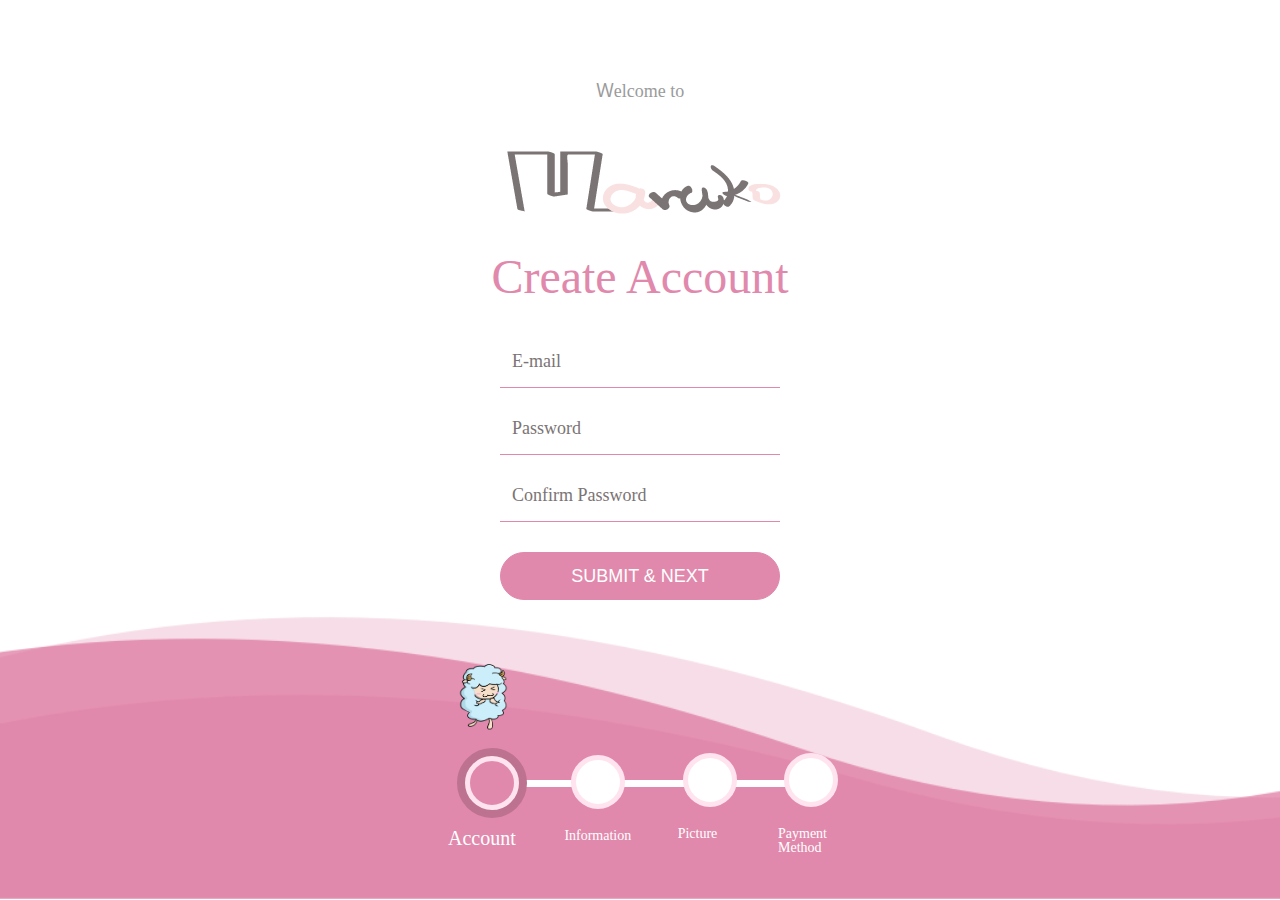
<file: index.html>
<!DOCTYPE html>
<html lang="zh-TW">

<head>
    <meta charset="UTF-8">
    <meta name="viewport" content="width=device-width, initial-scale=1.0">
    <meta http-equiv="X-UA-Compatible" content="ie=edge">
    <link rel="stylesheet" href="https://use.fontawesome.com/releases/v5.0.13/css/all.css" integrity="sha384-DNOHZ68U8hZfKXOrtjWvjxusGo9WQnrNx2sqG0tfsghAvtVlRW3tvkXWZh58N9jp" crossorigin="anonymous">
    <link rel="stylesheet" href="css/style.css">

    <title>Validation-Create Account</title>
</head>

<body>
    <header class="header">
        <p class="w-t">Ｗelcome to</p>
        <img src="img/logo.png" alt="" class="logo">
    </header>



    <form class="content" action="information.html">
        <h1 class="h1">Create Account</h1>
        <h2 class="h2"></h2>
        <div class="input-container">
            <input class="js-input" type="email" name="email" id="email" required>
            <label class="label-text " for="">E-mail</label>
        </div>
        <div class="input-container">
            <input class="js-input" type="password" name="" id="" required>
            <label class="label-text" for="">Password</label>
        </div>
        <div class="input-container">
            <input class="js-input" type="password" name="" id="" required>
            <label class="label-text" for="">Confirm Password</label>
        </div>

        <button class="btn" id="button" name="button" type="submit">SUBMIT & NEXT</button>

    </form>





    <footer class="footer">
        <div class="circuit-g">
            <img src="img/kumo.png" alt="" class="sheep">
            <div class="circuit circuit01">

                <div class="round action-outer">
                    <div class="round action-underwear"></div>
                </div>
                <h3 class="h3 action-h3">Account</h3>
            </div>
            <div class="line"></div>
            <div class="circuit circuit02">
                <div class="round underwear"></div>
                <h3 class="h3">Information</h3>
            </div>
            <div class="line"></div>
            <div class="circuit circuit03">
                <div class="round underwear"></div>
                <h3 class="h3">Picture</h3>
            </div>
            <div class="line"></div>
            <div class="circuit circuit04">
                <div class="round underwear"></div>
                <h3 class="h3">Payment Method</h3>
            </div>
        </div>
    </footer>


</body>
<script src="https://code.jquery.com/jquery-3.3.1.min.js"></script>
<script src="js/all.js"></script>


</html>
</file>
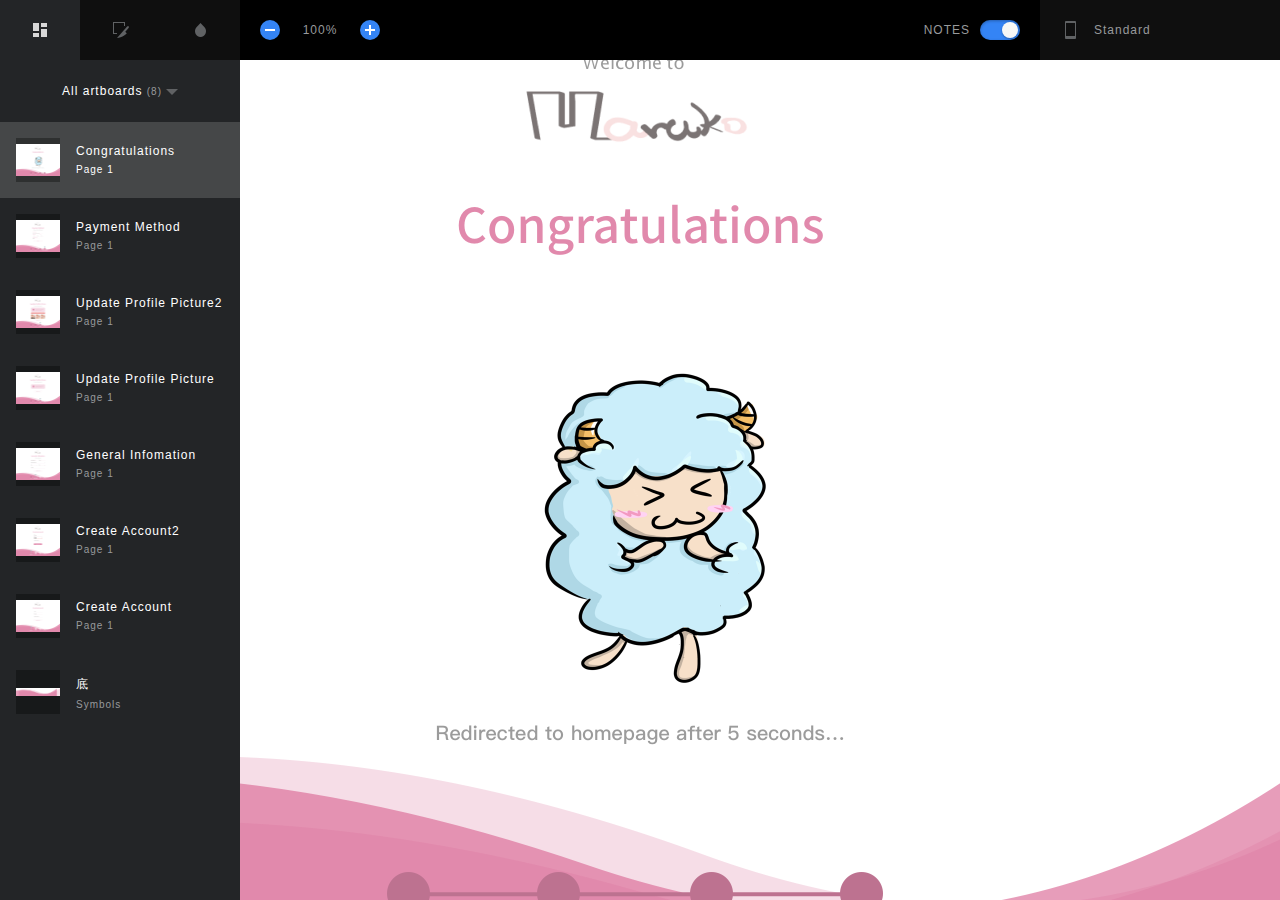
<file: UI/index.html>
<!DOCTYPE html>
<html lang="en">
  <head>
    <meta charset="utf-8">
    <meta http-equiv="X-UA-Compatible" content="IE=edge">
    <meta name="viewport" content="width=device-width, initial-scale=1">
    <title>Spec Export - Sketch Measure 2.4</title>
    <style type="text/css">
    /*! normalize.css v4.1.1 | MIT License | github.com/necolas/normalize.css */html{font-family:sans-serif;-ms-text-size-adjust:100%;-webkit-text-size-adjust:100%}body{margin:0}article,aside,details,figcaption,figure,footer,header,main,menu,nav,section,summary{display:block}audio,canvas,progress,video{display:inline-block}audio:not([controls]){display:none;height:0}progress{vertical-align:baseline}template,[hidden]{display:none}a{background-color:transparent;-webkit-text-decoration-skip:objects}a:active,a:hover{outline-width:0}abbr[title]{border-bottom:0;text-decoration:underline;text-decoration:underline dotted}b,strong{font-weight:inherit}b,strong{font-weight:bolder}dfn{font-style:italic}h1{font-size:2em;margin:.67em 0}mark{background-color:#ff0;color:#000}small{font-size:80%}sub,sup{font-size:75%;line-height:0;position:relative;vertical-align:baseline}sub{bottom:-0.25em}sup{top:-0.5em}img{border-style:none}svg:not(:root){overflow:hidden}code,kbd,pre,samp{font-family:monospace,monospace;font-size:1em}figure{margin:1em 40px}hr{box-sizing:content-box;height:0;overflow:visible}button,input,select,textarea{font:inherit;margin:0}optgroup{font-weight:bold}button,input{overflow:visible}button,select{text-transform:none}button,html [type="button"],[type="reset"],[type="submit"]{-webkit-appearance:button}button::-moz-focus-inner,[type="button"]::-moz-focus-inner,[type="reset"]::-moz-focus-inner,[type="submit"]::-moz-focus-inner{border-style:none;padding:0}button:-moz-focusring,[type="button"]:-moz-focusring,[type="reset"]:-moz-focusring,[type="submit"]:-moz-focusring{outline:1px dotted ButtonText}fieldset{border:1px solid silver;margin:0 2px;padding:.35em .625em .75em}legend{box-sizing:border-box;color:inherit;display:table;max-width:100%;padding:0;white-space:normal}textarea{overflow:auto}[type="checkbox"],[type="radio"]{box-sizing:border-box;padding:0}[type="number"]::-webkit-inner-spin-button,[type="number"]::-webkit-outer-spin-button{height:auto}[type="search"]{-webkit-appearance:textfield;outline-offset:-2px}[type="search"]::-webkit-search-cancel-button,[type="search"]::-webkit-search-decoration{-webkit-appearance:none}::-webkit-input-placeholder{color:inherit;opacity:.54}::-webkit-file-upload-button{-webkit-appearance:button;font:inherit}

*{box-sizing:border-box;}
::-webkit-scrollbar{width:8px;height:8px;background:#202123;border-radius:4px;}
::-webkit-scrollbar-thumb{border:1px solid rgba(255,255,255,.16);background-color:rgba(0,0,0,.64);border-radius:4px;}
::-webkit-scrollbar-corner,
::-webkit-resizer{background:#202123;}
html{width:100vw;height:100vh;overflow:hidden;}
body{-webkit-user-select:none;width:100vw;height:100vh;min-width:1024px;font-family:HelveticaNeue,Helvetica,Arial,sans-serif;font-size:12px;color:#989A9C;background:#191919;letter-spacing:1px;overflow:hidden;}
header{position:relative;height:60px;display:flex;align-items:center;z-index:215;background:#000;}
header .header-center,header .header-left,header .header-right{width:240px;height:60px;background:#0F0F0F;}
header .header-center{display:flex;flex:1;background:#000;}
header .header-center .show-notes,header .header-center .zoom-widget{padding:20px;width:160px;}
header .header-center h1{flex:1;}
header .header-center .show-notes{text-align:right;line-height:20px;}
header .header-center .show-notes .slidebox{margin-left:10px;}
header .header-left{display:flex;}
.zoom-widget{display:flex;}
.zoom-widget button{position:relative;display:block;width:20px;height:20px;border-radius:10px;border:0;background:#3484F5;cursor:pointer;}
.zoom-widget button:after,.zoom-widget button:before{position:absolute;top:9px;left:5px;content:"";display:block;width:10px;height:2px;background:#FFF;}
.zoom-widget button:after{top:5px;left:9px;width:2px;height:10px;}
.zoom-widget button:disabled{background:#222;cursor:default;}
.zoom-widget button:disabled:after,.zoom-widget button:disabled:before{background:#606264;}
.zoom-widget button.zoom-in:after{display:none;}
.zoom-widget .zoom-text{display:block;text-align:center;line-height:20px;flex:1;}
.unit-box{height:60px;}
.unit-box .overlay{content:"";position:absolute;top:60px;left:0;width:100vw;height:calc(100vh - 60px);display:none;background:rgba(0,0,0,.56);z-index:1;}
.unit-box:focus .overlay{display:block;}
.unit-box:focus{height:auto;outline:0;}
.unit-box h3,.unit-box p{position:relative;margin:0;padding:20px 20px 20px 54px;display:block;height:100%;line-height:20px;font-size:12px;font-weight:400;cursor:pointer;}
.unit-box h3,.unit-box:focus p{display:none;}
.unit-box h3:before,.unit-box p:before{position:absolute;top:18px;left:18px;content:"";display:block;width:24px;height:24px;background:url([data-uri]) no-repeat;background-size:24px 24px;}
.unit-box ul{position:absolute;margin:1px 0 0 240px;padding:0;list-style:none;background:#0F0F0F;width:240px;height:calc(100vh - 61px);overflow:auto;display:block;transition:all .15s ease;z-index:2;}
.unit-box:focus h3{color:#3A3A3A;display:block;}
.unit-box:focus ul{margin:1px 0 0;}
.unit-box .sub-title,.unit-box label{display:flex;padding:14px 20px;}
.unit-box label{cursor:pointer;}
.unit-box li:hover label{color:#FFF;}
.page-list label span,.unit-box label span{flex:1;}
.page-list input,.unit-box input{position:absolute;visibility:hidden;}
.page-list span:before,.unit-box span:before{float:right;display:block;content:"";width:16px;height:16px;}
.page-list input:checked+span:before,.page-list label:hover span:before,.unit-box input:checked+span:before,.unit-box label:hover span:before{background-image:url([data-uri]);background-size:50px 100px;}
.page-list label:hover span:before,.unit-box label:hover span:before{background-position:0 -50px;}
.page-list input:checked+span:before,.unit-box input:checked+span:before{background-position:0 0;}
.unit-box .sub-title{font-size:12px;background:#000;color:#3A3A3A;}
main{position:relative;height:calc(100vh - 60px);}
.inspector,.navbar{position:absolute;top:0;bottom:0;display:flex;width:240px;background:#232527;z-index:5;}
.inspector{transition:all .15s ease;right:-240px;display:block;}
.inspector.active{right:0;}
.navbar{left:-240px;width:240px;transition:all .15s ease;}
.navbar.on{left:0;}
.navbar nav{width:40px;background:#000204;}
.navbar section{flex:1;}
.tab{margin:0;padding:0;display:flex;width:100%;list-style:none;}
.tab li{display:flex;flex:1;height:60px;cursor:pointer;font-size:12px;justify-content:center;align-items:center;}
.tab li.current{background-color:#232527;}
.tab li:before{content:"";width:40px;height:40px;background:url([data-uri]) no-repeat -50px 0;background-size:100px 150px;overflow:hidden;}
.tab li.current:before{background-position-x:0;}
.tab li.icon-slices:before{background-position-y:-50px;}
.tab li.icon-colors:before{background-position-y:-100px;}
#inspector .code-item{display:none!important;}
#inspector .code-item textarea{padding: 16px;}
#inspector .code-item.select{display: block!important;}
#inspector .tab li{height:40px;}
#inspector .tab li:before{background-image:url([data-uri]);
}
#inspector .tab li.select{background-color:rgba(255,255,255,.05);}
#inspector .tab li.select:before{background-position-x: 0;}
#inspector .tab li.icon-android-panel:before {background-position-y: -50px;}
#inspector .tab li.icon-ios-panel:before {background-position-y: -100px;}
.screen-viewer{position:absolute;width:100vw;height:calc(100vh - 60px);background:#191919 url([data-uri]);background-size:16px 16px;overflow:auto;}
.screen-viewer,.screen-viewer .overlay{position:absolute;width:100vw;height:calc(100vh - 60px);background:#191919 url([data-uri]);background-size:16px 16px;overflow:auto;}
.screen-viewer .overlay{display:none;position:fixed;top:60px;left:0;background:transparent;overflow:hidden;z-index:2;cursor:none;}
.screen-viewer.moving-screen .overlay{display:block;}
.screen-viewer-inner{position:relative;margin:0 auto;}
.screen{margin:0 auto;position:absolute;left:50%;top:50%;background:#FFF;box-shadow:0 2px 10px 0 rgba(0,0,0,.2);transition:all .15s ease;}
.layer{position:absolute;cursor:pointer;}
.hover,.selected{border:1px solid #EE6723;}
.has-slice{border:1px dashed #EE6723;background:rgba(255,85,0,.32);}
.layer b,.layer i{position:absolute;width:5px;height:5px;background:#FFF;border:1px solid #EE6723;border-radius:50%;overflow:hidden;display:none;}
.layer b{width:3px;height:3px;background:#EE6723;}
.selected i{display:block;}
.distance.h div[data-width]:before,.distance.v div[data-height]:before,.selected:after,.selected:before{position:absolute;display:block;left:50%;top:-23px;transform:translateX(-50%);content:attr(data-width);font-size:12px;color:#FFF;height:12px;line-height:12px;padding:4px;background:#EE6723;border-radius:2px;z-index:1;}
.percentage-mode .distance.h div[data-width]:before,.percentage-mode .distance.v div[data-height]:before,.percentage-mode .selected:after,.percentage-mode .selected:before{content:attr(percentage-width);}
.selected.hidden:after,.selected.hidden:before{display:none;}
.distance.v div[data-height]:before,.selected:after{content:attr(data-height);left:auto;right:0;top:50%;transform:translateX(calc(100% + 3px)) translateY(-50%);}
.percentage-mode .distance.v div[data-height]:before,.percentage-mode .selected:after{content:attr(percentage-height);}
.layer .tl{top:-3px;left:-3px;}
.layer .tr{top:-3px;right:-3px;}
.layer .bl{bottom:-3px;left:-3px;}
.layer .br{bottom:-3px;right:-3px;}
.hover{border:1px solid #419bf9;}
.selected{border:1px solid #EE6723;}
.ruler{position:absolute;width:100%;height:100%;border:1px dashed #419bf9;}
.ruler.h{border-left:0;border-right:0;}
.ruler.v{border-top:0;border-bottom:0;}
.distance,.distance div,.distance div:before,.distance:after,.distance:before{position:absolute;}
.distance.v,.distance.v div{width:1px;}
.distance.h,.distance.h div{height:1px;}
.distance.v div{top:0;bottom:0;background:#EE6723;}
.distance.h div{left:0;right:0;background:#EE6723;}
.distance.v:after,.distance.v:before{content:"";top:0;left:-2px;width:5px;height:1px;background:#EE6723;}
.distance.h:after,.distance.h:before{content:"";top:-2px;left:0;width:1px;height:5px;background:#EE6723;}
.distance.v:after{top:auto;bottom:0;}
.distance.h:after{left:auto;right:0;}
.note{position:absolute;margin:-12px 0 0 -12px;width:24px;height:24px;background:#F5A623;border-radius:50%;border:2px solid #FFF;box-shadow:0 0 3px rgba(0,0,0,.24);}
.note:before{content:attr(data-index);font-size:12px;display:block;color:#FFF;text-align:center;width:100%;height:100%;line-height:20px;}
.note:hover{box-shadow:0 0 3px rgba(0,0,0,.64);}
.note div{position:absolute;top:50%;left:30px;border-radius:4px;padding:8px;background:#FFF;box-shadow:0 0 3px rgba(0,0,0,.5);-webkit-user-select:text;color:#222;transform:translateY(-50%);z-index:2;}
.note div:before{content:"";position:absolute;left:-7px;top:50%;width:8px;height:14px;background:url([data-uri]) no-repeat;background-size:8px 14px;transform:translateY(-50%);}
.slidebox{position:relative;width:40px;height:20px;display:inline-block;}
.slidebox input{visibility:hidden;}
.slidebox label{position:absolute;top:0;left:0;width:40px;height:20px;background:#898989;box-shadow:inset 0 1px 3px 0 rgba(0,0,0,.3);border-radius:10px;cursor:pointer;transition:all .2s ease;}
.slidebox label:after{position:absolute;content:"";top:2px;left:2px;width:16px;height:16px;background-image:linear-gradient(-180deg,#F8F9F6 0,#F5F5F5 100%);box-shadow:0 1px 2px 0 rgba(0,0,0,.3);border-radius:8px;transition:all .15s ease;}
.slidebox input[type=checkbox]:checked+label{background:#3484F5;}
.slidebox input[type=checkbox]:checked+label:after{left:22px;}
.inspector{overflow:auto;}
.inspector h2,.inspector h3{margin:0;padding:0;font-weight:400;}
.inspector h2{font-size:12px;line-height:24px;padding:12px 16px;text-align:center;}
.inspector h3{height:32px;font-size:12px;line-height:32px;padding:0 16px;background-image:linear-gradient(90deg,rgba(0,4,9,.32) 0,rgba(0,2,4,0) 100%);}
.inspector .context{padding:16px;}
.inspector .color,.inspector .item{display:flex;margin:0 0 8px;}
.inspector .item[data-label]:before{content:attr(data-label);display:block;width:70px;font-size:12px;height:24px;line-height:24px;}
.inspector .color:last-child,.inspector .item:last-child{margin:0;}
.inspector .item div,.inspector .item label{flex:1;}
.inspector .item label{padding:0 4px;}
.inspector .item label:first-child{padding:0 4px 0 0;}
.inspector .item label:last-child{padding:0 0 0 4px;}
.inspector .item label:only-child{padding:0;}
.inspector .item label[data-label]:after{content:attr(data-label);font-size:10px;text-align:center;display:block;margin:2px 0 0;}
.inspector input,.inspector textarea{padding:3px 4px;width:100%;background:rgba(255,255,255,.05);border-radius:2px;border:0;line-height:18px;height:24px;font-size:12px;color:#FFF;text-align:center;outline:0;resize:none;}
.inspector textarea{min-width:100%;height:auto;text-align:left;}
.context h4{font-size:12px;font-weight:400;position:0;margin:0 0 16px;color:#FFF;}
.context h4:before{margin:0 10px 0 0;display:inline-block;content:"";width:8px;height:8px;border-radius:1px;background:#3484F5;}
.context .colors{margin:0 0 8px;}
.context .colors:last-child,.context .items-group:last-child{margin:0;}
.context .items-group{margin:0 0 24px;}
.inspector .color{display:block;}
.inspector .color[data-name]:after{content:attr(data-name);font-size:10px;text-align:center;padding:0 0 0 24px;display:block;margin:2px 0 0;}
.inspector .color label,.inspector .color label em,.inspector .color label em i{position:absolute;display:block;width:24px;height:24px;padding:0;}
.inspector .color label em{position:relative;background-color:#fff;background-image:linear-gradient(45deg,#dddadc 25%,transparent 25%,transparent 75%,#dddadc 75%,#dddadc),linear-gradient(45deg,#dddadc 25%,transparent 25%,transparent 75%,#dddadc 75%,#dddadc);background-size:12px 12px;background-position:0 0,6px 6px;border-radius:2px 0 0 2px;overflow:hidden;}
.inspector .color label em i{position:relative;}
.inspector .item .color input{text-align:center;}
.inspector .color input{padding-left:32px;width:100%;text-align:left;}
.gradient .color label:before{position:absolute;top:12px;left:11px;content:"";width:2px;height:32px;background:#FFF;z-index:2;box-shadow:0 0 2px 1px rgba(0,0,0,.2);}
.gradient .color label:after{position:absolute;top:8px;left:8px;content:"";width:8px;height:8px;background:#FFF;z-index:3;border-radius:4px;box-shadow:0 0 2px 1px rgba(0,0,0,.2);}
.gradient .color[data-name] label:before{height:42px;}
.gradient .color:last-child label:before{display:none;}
.navbar section{position:relative;overflow:auto;}
.artboard-list,.asset-list,.color-list{margin:0;padding:0;list-style:none;}
.artboard-list li{padding:16px;display:flex;cursor:pointer;}
.artboard-list li:hover,.asset-list li:hover,.color-list li:hover{background:#191A1E;}
.artboard-list li.active{background:#454748;}
.preview-img{display:block;width:44px;height:44px;text-align:center;background:rgba(0,0,0,.32);}
.preview-img:before{content:' ';display:inline-block;vertical-align:middle;height:100%;}
.preview-img img{max-width:44px;max-height:44px;background:#FFF;vertical-align:middle;}
.pages-select{padding:24px;position:relative;}
.pages-select h3{margin:0;text-align:center;font-size:12px;font-weight:400;color:#FFF;cursor:pointer;}
.page-list em,.pages-select h3 em{font-style:normal;font-size:10px;color:#989A9C;}
.pages-select h3:after{content:"";margin:0 0 0 4px;width:12px;height:6px;display:inline-block;background:url([data-uri]) no-repeat;background-size:12px 6px;}
.pages-select .page-list{display:none;position:absolute;left:50%;transform:translateX(-50%);margin:-32px 0 0;padding:8px;border-radius:4px;list-style:none;width:180px;background:#0F0F0F;box-shadow:0 2px 10px 0 rgba(0,0,0,.8);}
.pages-select:focus{outline:0;}
.pages-select:focus .page-list{display:block;}
.pages-select .page-list label{padding:10px;cursor:pointer;}
.pages-select .page-list label,.pages-select .page-list span{display:block;}
.page-list span:before{position:absolute;right:8px;}
.exportable{margin:0;padding:0;list-style:none;background:#191A1E;border:1px solid #2D2F31;border-radius:4px;}
.exportable li{position:relative;padding:0 8px;height:32px;line-height:32px;border-bottom:1px solid #222;white-space:nowrap;text-overflow:ellipsis;}
.exportable li a{color:#FFF;text-decoration:none;outline:0;}
.exportable li:last-child{border:0;}
.exportable img{position:absolute;top:0;left:0;width:100%;height:100%;opacity:0;}
.asset-list li,.color-list li{padding:24px;display:flex;cursor:pointer;}
.color-list li{cursor:default;}
.asset-list li picture,.color-list li em{position:relative;display:block;text-align:center;width:32px;height:32px;background-color:#4A4A4A;background-image:linear-gradient(45deg,#000 25%,transparent 25%,transparent 75%,#000 75%,#000),linear-gradient(45deg,#000 25%,transparent 25%,transparent 75%,#000 75%,#000);background-size:8px 8px;background-position:0 0,4px 4px;border-radius:2px;}
.color-list li em{background-color:#fff;background-image:linear-gradient(45deg,#dddadc 25%,transparent 25%,transparent 75%,#dddadc 75%,#dddadc),linear-gradient(45deg,#dddadc 25%,transparent 25%,transparent 75%,#dddadc 75%,#dddadc);border-radius:50%;overflow:hidden;}
.color-list li em i{position:absolute;top:0;left:0;right:0;bottom:0;}
.artboard-list li div,.asset-list li div,.color-list li div{padding:0 0 0 16px;flex:1;}
.artboard-list li div{padding:6px 0 4px 16px;}
.asset-list li picture:before{content:"";display:inline-block;height:100%;vertical-align:middle;}
.asset-list li picture img{vertical-align:middle;max-width:28px;max-height:28px;}
.asset-list li picture:after{content:"";position:absolute;top:0;left:0;right:0;bottom:0;}
.artboard-list h3, .asset-list h3,.color-list h3{margin:0 0 4px;padding:0;color:#FFF;font-size:12px;font-weight:400;overflow:hidden;text-overflow:ellipsis;}
.artboard-list small, .asset-list small,.color-list small{font-size:10px;}
.artboard-list li.active small{color:#FFF;}
.empty{position:absolute;top:30%;left:0;right:0;transform:translateY(-50%);vertical-align:middle;text-align:center;}
.message{position:absolute;top:50%;left:50%;padding:10px 20px;max-width:320px;transform:translateX(-50%) translateY(-50%);text-align:center;border-radius:4px;background:rgba(0,0,0,.96);border: 1px solid rgba(255,255,255,.16);color:#FFF;box-shadow:0 2px 10px rgba(0,0,0,.32);z-index:9;display:none;}
.cursor{position:absolute;display:none;margin:-8px 0 0 -8px;top:50%;left:50%;width:16px;height:17px;background-size:16px 17px;background-image: url('[data-uri]');background-repeat:no-repeat;cursor:none;z-index:1;
}
.cursor.show{display:block;}
.cursor.moving{background-image: url('[data-uri]');}
    </style>
    <script type="text/javascript">
    <!--
    /*! jQuery v3.0.0 | (c) jQuery Foundation | jquery.org/license */
!function(a,b){"use strict";"object"==typeof module&&"object"==typeof module.exports?module.exports=a.document?b(a,!0):function(a){if(!a.document)throw new Error("jQuery requires a window with a document");return b(a)}:b(a)}("undefined"!=typeof window?window:this,function(a,b){"use strict";var c=[],d=a.document,e=Object.getPrototypeOf,f=c.slice,g=c.concat,h=c.push,i=c.indexOf,j={},k=j.toString,l=j.hasOwnProperty,m=l.toString,n=m.call(Object),o={};function p(a,b){b=b||d;var c=b.createElement("script");c.text=a,b.head.appendChild(c).parentNode.removeChild(c)}var q="3.0.0",r=function(a,b){return new r.fn.init(a,b)},s=/^[\s\uFEFF\xA0]+|[\s\uFEFF\xA0]+$/g,t=/^-ms-/,u=/-([a-z])/g,v=function(a,b){return b.toUpperCase()};r.fn=r.prototype={jquery:q,constructor:r,length:0,toArray:function(){return f.call(this)},get:function(a){return null!=a?0>a?this[a+this.length]:this[a]:f.call(this)},pushStack:function(a){var b=r.merge(this.constructor(),a);return b.prevObject=this,b},each:function(a){return r.each(this,a)},map:function(a){return this.pushStack(r.map(this,function(b,c){return a.call(b,c,b)}))},slice:function(){return this.pushStack(f.apply(this,arguments))},first:function(){return this.eq(0)},last:function(){return this.eq(-1)},eq:function(a){var b=this.length,c=+a+(0>a?b:0);return this.pushStack(c>=0&&b>c?[this[c]]:[])},end:function(){return this.prevObject||this.constructor()},push:h,sort:c.sort,splice:c.splice},r.extend=r.fn.extend=function(){var a,b,c,d,e,f,g=arguments[0]||{},h=1,i=arguments.length,j=!1;for("boolean"==typeof g&&(j=g,g=arguments[h]||{},h++),"object"==typeof g||r.isFunction(g)||(g={}),h===i&&(g=this,h--);i>h;h++)if(null!=(a=arguments[h]))for(b in a)c=g[b],d=a[b],g!==d&&(j&&d&&(r.isPlainObject(d)||(e=r.isArray(d)))?(e?(e=!1,f=c&&r.isArray(c)?c:[]):f=c&&r.isPlainObject(c)?c:{},g[b]=r.extend(j,f,d)):void 0!==d&&(g[b]=d));return g},r.extend({expando:"jQuery"+(q+Math.random()).replace(/\D/g,""),isReady:!0,error:function(a){throw new Error(a)},noop:function(){},isFunction:function(a){return"function"===r.type(a)},isArray:Array.isArray,isWindow:function(a){return null!=a&&a===a.window},isNumeric:function(a){var b=r.type(a);return("number"===b||"string"===b)&&!isNaN(a-parseFloat(a))},isPlainObject:function(a){var b,c;return a&&"[object Object]"===k.call(a)?(b=e(a))?(c=l.call(b,"constructor")&&b.constructor,"function"==typeof c&&m.call(c)===n):!0:!1},isEmptyObject:function(a){var b;for(b in a)return!1;return!0},type:function(a){return null==a?a+"":"object"==typeof a||"function"==typeof a?j[k.call(a)]||"object":typeof a},globalEval:function(a){p(a)},camelCase:function(a){return a.replace(t,"ms-").replace(u,v)},nodeName:function(a,b){return a.nodeName&&a.nodeName.toLowerCase()===b.toLowerCase()},each:function(a,b){var c,d=0;if(w(a)){for(c=a.length;c>d;d++)if(b.call(a[d],d,a[d])===!1)break}else for(d in a)if(b.call(a[d],d,a[d])===!1)break;return a},trim:function(a){return null==a?"":(a+"").replace(s,"")},makeArray:function(a,b){var c=b||[];return null!=a&&(w(Object(a))?r.merge(c,"string"==typeof a?[a]:a):h.call(c,a)),c},inArray:function(a,b,c){return null==b?-1:i.call(b,a,c)},merge:function(a,b){for(var c=+b.length,d=0,e=a.length;c>d;d++)a[e++]=b[d];return a.length=e,a},grep:function(a,b,c){for(var d,e=[],f=0,g=a.length,h=!c;g>f;f++)d=!b(a[f],f),d!==h&&e.push(a[f]);return e},map:function(a,b,c){var d,e,f=0,h=[];if(w(a))for(d=a.length;d>f;f++)e=b(a[f],f,c),null!=e&&h.push(e);else for(f in a)e=b(a[f],f,c),null!=e&&h.push(e);return g.apply([],h)},guid:1,proxy:function(a,b){var c,d,e;return"string"==typeof b&&(c=a[b],b=a,a=c),r.isFunction(a)?(d=f.call(arguments,2),e=function(){return a.apply(b||this,d.concat(f.call(arguments)))},e.guid=a.guid=a.guid||r.guid++,e):void 0},now:Date.now,support:o}),"function"==typeof Symbol&&(r.fn[Symbol.iterator]=c[Symbol.iterator]),r.each("Boolean Number String Function Array Date RegExp Object Error Symbol".split(" "),function(a,b){j["[object "+b+"]"]=b.toLowerCase()});function w(a){var b=!!a&&"length"in a&&a.length,c=r.type(a);return"function"===c||r.isWindow(a)?!1:"array"===c||0===b||"number"==typeof b&&b>0&&b-1 in a}var x=function(a){var b,c,d,e,f,g,h,i,j,k,l,m,n,o,p,q,r,s,t,u="sizzle"+1*new Date,v=a.document,w=0,x=0,y=ha(),z=ha(),A=ha(),B=function(a,b){return a===b&&(l=!0),0},C={}.hasOwnProperty,D=[],E=D.pop,F=D.push,G=D.push,H=D.slice,I=function(a,b){for(var c=0,d=a.length;d>c;c++)if(a[c]===b)return c;return-1},J="checked|selected|async|autofocus|autoplay|controls|defer|disabled|hidden|ismap|loop|multiple|open|readonly|required|scoped",K="[\\x20\\t\\r\\n\\f]",L="(?:\\\\.|[\\w-]|[^\x00-\\xa0])+",M="\\["+K+"*("+L+")(?:"+K+"*([*^$|!~]?=)"+K+"*(?:'((?:\\\\.|[^\\\\'])*)'|\"((?:\\\\.|[^\\\\\"])*)\"|("+L+"))|)"+K+"*\\]",N=":("+L+")(?:\\((('((?:\\\\.|[^\\\\'])*)'|\"((?:\\\\.|[^\\\\\"])*)\")|((?:\\\\.|[^\\\\()[\\]]|"+M+")*)|.*)\\)|)",O=new RegExp(K+"+","g"),P=new RegExp("^"+K+"+|((?:^|[^\\\\])(?:\\\\.)*)"+K+"+$","g"),Q=new RegExp("^"+K+"*,"+K+"*"),R=new RegExp("^"+K+"*([>+~]|"+K+")"+K+"*"),S=new RegExp("="+K+"*([^\\]'\"]*?)"+K+"*\\]","g"),T=new RegExp(N),U=new RegExp("^"+L+"$"),V={ID:new RegExp("^#("+L+")"),CLASS:new RegExp("^\\.("+L+")"),TAG:new RegExp("^("+L+"|[*])"),ATTR:new RegExp("^"+M),PSEUDO:new RegExp("^"+N),CHILD:new RegExp("^:(only|first|last|nth|nth-last)-(child|of-type)(?:\\("+K+"*(even|odd|(([+-]|)(\\d*)n|)"+K+"*(?:([+-]|)"+K+"*(\\d+)|))"+K+"*\\)|)","i"),bool:new RegExp("^(?:"+J+")$","i"),needsContext:new RegExp("^"+K+"*[>+~]|:(even|odd|eq|gt|lt|nth|first|last)(?:\\("+K+"*((?:-\\d)?\\d*)"+K+"*\\)|)(?=[^-]|$)","i")},W=/^(?:input|select|textarea|button)$/i,X=/^h\d$/i,Y=/^[^{]+\{\s*\[native \w/,Z=/^(?:#([\w-]+)|(\w+)|\.([\w-]+))$/,$=/[+~]/,_=new RegExp("\\\\([\\da-f]{1,6}"+K+"?|("+K+")|.)","ig"),aa=function(a,b,c){var d="0x"+b-65536;return d!==d||c?b:0>d?String.fromCharCode(d+65536):String.fromCharCode(d>>10|55296,1023&d|56320)},ba=/([\0-\x1f\x7f]|^-?\d)|^-$|[^\x80-\uFFFF\w-]/g,ca=function(a,b){return b?"\x00"===a?"\ufffd":a.slice(0,-1)+"\\"+a.charCodeAt(a.length-1).toString(16)+" ":"\\"+a},da=function(){m()},ea=ta(function(a){return a.disabled===!0},{dir:"parentNode",next:"legend"});try{G.apply(D=H.call(v.childNodes),v.childNodes),D[v.childNodes.length].nodeType}catch(fa){G={apply:D.length?function(a,b){F.apply(a,H.call(b))}:function(a,b){var c=a.length,d=0;while(a[c++]=b[d++]);a.length=c-1}}}function ga(a,b,d,e){var f,h,j,k,l,o,r,s=b&&b.ownerDocument,w=b?b.nodeType:9;if(d=d||[],"string"!=typeof a||!a||1!==w&&9!==w&&11!==w)return d;if(!e&&((b?b.ownerDocument||b:v)!==n&&m(b),b=b||n,p)){if(11!==w&&(l=Z.exec(a)))if(f=l[1]){if(9===w){if(!(j=b.getElementById(f)))return d;if(j.id===f)return d.push(j),d}else if(s&&(j=s.getElementById(f))&&t(b,j)&&j.id===f)return d.push(j),d}else{if(l[2])return G.apply(d,b.getElementsByTagName(a)),d;if((f=l[3])&&c.getElementsByClassName&&b.getElementsByClassName)return G.apply(d,b.getElementsByClassName(f)),d}if(c.qsa&&!A[a+" "]&&(!q||!q.test(a))){if(1!==w)s=b,r=a;else if("object"!==b.nodeName.toLowerCase()){(k=b.getAttribute("id"))?k=k.replace(ba,ca):b.setAttribute("id",k=u),o=g(a),h=o.length;while(h--)o[h]="#"+k+" "+sa(o[h]);r=o.join(","),s=$.test(a)&&qa(b.parentNode)||b}if(r)try{return G.apply(d,s.querySelectorAll(r)),d}catch(x){}finally{k===u&&b.removeAttribute("id")}}}return i(a.replace(P,"$1"),b,d,e)}function ha(){var a=[];function b(c,e){return a.push(c+" ")>d.cacheLength&&delete b[a.shift()],b[c+" "]=e}return b}function ia(a){return a[u]=!0,a}function ja(a){var b=n.createElement("fieldset");try{return!!a(b)}catch(c){return!1}finally{b.parentNode&&b.parentNode.removeChild(b),b=null}}function ka(a,b){var c=a.split("|"),e=c.length;while(e--)d.attrHandle[c[e]]=b}function la(a,b){var c=b&&a,d=c&&1===a.nodeType&&1===b.nodeType&&a.sourceIndex-b.sourceIndex;if(d)return d;if(c)while(c=c.nextSibling)if(c===b)return-1;return a?1:-1}function ma(a){return function(b){var c=b.nodeName.toLowerCase();return"input"===c&&b.type===a}}function na(a){return function(b){var c=b.nodeName.toLowerCase();return("input"===c||"button"===c)&&b.type===a}}function oa(a){return function(b){return"label"in b&&b.disabled===a||"form"in b&&b.disabled===a||"form"in b&&b.disabled===!1&&(b.isDisabled===a||b.isDisabled!==!a&&("label"in b||!ea(b))!==a)}}function pa(a){return ia(function(b){return b=+b,ia(function(c,d){var e,f=a([],c.length,b),g=f.length;while(g--)c[e=f[g]]&&(c[e]=!(d[e]=c[e]))})})}function qa(a){return a&&"undefined"!=typeof a.getElementsByTagName&&a}c=ga.support={},f=ga.isXML=function(a){var b=a&&(a.ownerDocument||a).documentElement;return b?"HTML"!==b.nodeName:!1},m=ga.setDocument=function(a){var b,e,g=a?a.ownerDocument||a:v;return g!==n&&9===g.nodeType&&g.documentElement?(n=g,o=n.documentElement,p=!f(n),v!==n&&(e=n.defaultView)&&e.top!==e&&(e.addEventListener?e.addEventListener("unload",da,!1):e.attachEvent&&e.attachEvent("onunload",da)),c.attributes=ja(function(a){return a.className="i",!a.getAttribute("className")}),c.getElementsByTagName=ja(function(a){return a.appendChild(n.createComment("")),!a.getElementsByTagName("*").length}),c.getElementsByClassName=Y.test(n.getElementsByClassName),c.getById=ja(function(a){return o.appendChild(a).id=u,!n.getElementsByName||!n.getElementsByName(u).length}),c.getById?(d.find.ID=function(a,b){if("undefined"!=typeof b.getElementById&&p){var c=b.getElementById(a);return c?[c]:[]}},d.filter.ID=function(a){var b=a.replace(_,aa);return function(a){return a.getAttribute("id")===b}}):(delete d.find.ID,d.filter.ID=function(a){var b=a.replace(_,aa);return function(a){var c="undefined"!=typeof a.getAttributeNode&&a.getAttributeNode("id");return c&&c.value===b}}),d.find.TAG=c.getElementsByTagName?function(a,b){return"undefined"!=typeof b.getElementsByTagName?b.getElementsByTagName(a):c.qsa?b.querySelectorAll(a):void 0}:function(a,b){var c,d=[],e=0,f=b.getElementsByTagName(a);if("*"===a){while(c=f[e++])1===c.nodeType&&d.push(c);return d}return f},d.find.CLASS=c.getElementsByClassName&&function(a,b){return"undefined"!=typeof b.getElementsByClassName&&p?b.getElementsByClassName(a):void 0},r=[],q=[],(c.qsa=Y.test(n.querySelectorAll))&&(ja(function(a){o.appendChild(a).innerHTML="<a id='"+u+"'></a><select id='"+u+"-\r\\' msallowcapture=''><option selected=''></option></select>",a.querySelectorAll("[msallowcapture^='']").length&&q.push("[*^$]="+K+"*(?:''|\"\")"),a.querySelectorAll("[selected]").length||q.push("\\["+K+"*(?:value|"+J+")"),a.querySelectorAll("[id~="+u+"-]").length||q.push("~="),a.querySelectorAll(":checked").length||q.push(":checked"),a.querySelectorAll("a#"+u+"+*").length||q.push(".#.+[+~]")}),ja(function(a){a.innerHTML="<a href='' disabled='disabled'></a><select disabled='disabled'><option/></select>";var b=n.createElement("input");b.setAttribute("type","hidden"),a.appendChild(b).setAttribute("name","D"),a.querySelectorAll("[name=d]").length&&q.push("name"+K+"*[*^$|!~]?="),2!==a.querySelectorAll(":enabled").length&&q.push(":enabled",":disabled"),o.appendChild(a).disabled=!0,2!==a.querySelectorAll(":disabled").length&&q.push(":enabled",":disabled"),a.querySelectorAll("*,:x"),q.push(",.*:")})),(c.matchesSelector=Y.test(s=o.matches||o.webkitMatchesSelector||o.mozMatchesSelector||o.oMatchesSelector||o.msMatchesSelector))&&ja(function(a){c.disconnectedMatch=s.call(a,"*"),s.call(a,"[s!='']:x"),r.push("!=",N)}),q=q.length&&new RegExp(q.join("|")),r=r.length&&new RegExp(r.join("|")),b=Y.test(o.compareDocumentPosition),t=b||Y.test(o.contains)?function(a,b){var c=9===a.nodeType?a.documentElement:a,d=b&&b.parentNode;return a===d||!(!d||1!==d.nodeType||!(c.contains?c.contains(d):a.compareDocumentPosition&&16&a.compareDocumentPosition(d)))}:function(a,b){if(b)while(b=b.parentNode)if(b===a)return!0;return!1},B=b?function(a,b){if(a===b)return l=!0,0;var d=!a.compareDocumentPosition-!b.compareDocumentPosition;return d?d:(d=(a.ownerDocument||a)===(b.ownerDocument||b)?a.compareDocumentPosition(b):1,1&d||!c.sortDetached&&b.compareDocumentPosition(a)===d?a===n||a.ownerDocument===v&&t(v,a)?-1:b===n||b.ownerDocument===v&&t(v,b)?1:k?I(k,a)-I(k,b):0:4&d?-1:1)}:function(a,b){if(a===b)return l=!0,0;var c,d=0,e=a.parentNode,f=b.parentNode,g=[a],h=[b];if(!e||!f)return a===n?-1:b===n?1:e?-1:f?1:k?I(k,a)-I(k,b):0;if(e===f)return la(a,b);c=a;while(c=c.parentNode)g.unshift(c);c=b;while(c=c.parentNode)h.unshift(c);while(g[d]===h[d])d++;return d?la(g[d],h[d]):g[d]===v?-1:h[d]===v?1:0},n):n},ga.matches=function(a,b){return ga(a,null,null,b)},ga.matchesSelector=function(a,b){if((a.ownerDocument||a)!==n&&m(a),b=b.replace(S,"='$1']"),c.matchesSelector&&p&&!A[b+" "]&&(!r||!r.test(b))&&(!q||!q.test(b)))try{var d=s.call(a,b);if(d||c.disconnectedMatch||a.document&&11!==a.document.nodeType)return d}catch(e){}return ga(b,n,null,[a]).length>0},ga.contains=function(a,b){return(a.ownerDocument||a)!==n&&m(a),t(a,b)},ga.attr=function(a,b){(a.ownerDocument||a)!==n&&m(a);var e=d.attrHandle[b.toLowerCase()],f=e&&C.call(d.attrHandle,b.toLowerCase())?e(a,b,!p):void 0;return void 0!==f?f:c.attributes||!p?a.getAttribute(b):(f=a.getAttributeNode(b))&&f.specified?f.value:null},ga.escape=function(a){return(a+"").replace(ba,ca)},ga.error=function(a){throw new Error("Syntax error, unrecognized expression: "+a)},ga.uniqueSort=function(a){var b,d=[],e=0,f=0;if(l=!c.detectDuplicates,k=!c.sortStable&&a.slice(0),a.sort(B),l){while(b=a[f++])b===a[f]&&(e=d.push(f));while(e--)a.splice(d[e],1)}return k=null,a},e=ga.getText=function(a){var b,c="",d=0,f=a.nodeType;if(f){if(1===f||9===f||11===f){if("string"==typeof a.textContent)return a.textContent;for(a=a.firstChild;a;a=a.nextSibling)c+=e(a)}else if(3===f||4===f)return a.nodeValue}else while(b=a[d++])c+=e(b);return c},d=ga.selectors={cacheLength:50,createPseudo:ia,match:V,attrHandle:{},find:{},relative:{">":{dir:"parentNode",first:!0}," ":{dir:"parentNode"},"+":{dir:"previousSibling",first:!0},"~":{dir:"previousSibling"}},preFilter:{ATTR:function(a){return a[1]=a[1].replace(_,aa),a[3]=(a[3]||a[4]||a[5]||"").replace(_,aa),"~="===a[2]&&(a[3]=" "+a[3]+" "),a.slice(0,4)},CHILD:function(a){return a[1]=a[1].toLowerCase(),"nth"===a[1].slice(0,3)?(a[3]||ga.error(a[0]),a[4]=+(a[4]?a[5]+(a[6]||1):2*("even"===a[3]||"odd"===a[3])),a[5]=+(a[7]+a[8]||"odd"===a[3])):a[3]&&ga.error(a[0]),a},PSEUDO:function(a){var b,c=!a[6]&&a[2];return V.CHILD.test(a[0])?null:(a[3]?a[2]=a[4]||a[5]||"":c&&T.test(c)&&(b=g(c,!0))&&(b=c.indexOf(")",c.length-b)-c.length)&&(a[0]=a[0].slice(0,b),a[2]=c.slice(0,b)),a.slice(0,3))}},filter:{TAG:function(a){var b=a.replace(_,aa).toLowerCase();return"*"===a?function(){return!0}:function(a){return a.nodeName&&a.nodeName.toLowerCase()===b}},CLASS:function(a){var b=y[a+" "];return b||(b=new RegExp("(^|"+K+")"+a+"("+K+"|$)"))&&y(a,function(a){return b.test("string"==typeof a.className&&a.className||"undefined"!=typeof a.getAttribute&&a.getAttribute("class")||"")})},ATTR:function(a,b,c){return function(d){var e=ga.attr(d,a);return null==e?"!="===b:b?(e+="","="===b?e===c:"!="===b?e!==c:"^="===b?c&&0===e.indexOf(c):"*="===b?c&&e.indexOf(c)>-1:"$="===b?c&&e.slice(-c.length)===c:"~="===b?(" "+e.replace(O," ")+" ").indexOf(c)>-1:"|="===b?e===c||e.slice(0,c.length+1)===c+"-":!1):!0}},CHILD:function(a,b,c,d,e){var f="nth"!==a.slice(0,3),g="last"!==a.slice(-4),h="of-type"===b;return 1===d&&0===e?function(a){return!!a.parentNode}:function(b,c,i){var j,k,l,m,n,o,p=f!==g?"nextSibling":"previousSibling",q=b.parentNode,r=h&&b.nodeName.toLowerCase(),s=!i&&!h,t=!1;if(q){if(f){while(p){m=b;while(m=m[p])if(h?m.nodeName.toLowerCase()===r:1===m.nodeType)return!1;o=p="only"===a&&!o&&"nextSibling"}return!0}if(o=[g?q.firstChild:q.lastChild],g&&s){m=q,l=m[u]||(m[u]={}),k=l[m.uniqueID]||(l[m.uniqueID]={}),j=k[a]||[],n=j[0]===w&&j[1],t=n&&j[2],m=n&&q.childNodes[n];while(m=++n&&m&&m[p]||(t=n=0)||o.pop())if(1===m.nodeType&&++t&&m===b){k[a]=[w,n,t];break}}else if(s&&(m=b,l=m[u]||(m[u]={}),k=l[m.uniqueID]||(l[m.uniqueID]={}),j=k[a]||[],n=j[0]===w&&j[1],t=n),t===!1)while(m=++n&&m&&m[p]||(t=n=0)||o.pop())if((h?m.nodeName.toLowerCase()===r:1===m.nodeType)&&++t&&(s&&(l=m[u]||(m[u]={}),k=l[m.uniqueID]||(l[m.uniqueID]={}),k[a]=[w,t]),m===b))break;return t-=e,t===d||t%d===0&&t/d>=0}}},PSEUDO:function(a,b){var c,e=d.pseudos[a]||d.setFilters[a.toLowerCase()]||ga.error("unsupported pseudo: "+a);return e[u]?e(b):e.length>1?(c=[a,a,"",b],d.setFilters.hasOwnProperty(a.toLowerCase())?ia(function(a,c){var d,f=e(a,b),g=f.length;while(g--)d=I(a,f[g]),a[d]=!(c[d]=f[g])}):function(a){return e(a,0,c)}):e}},pseudos:{not:ia(function(a){var b=[],c=[],d=h(a.replace(P,"$1"));return d[u]?ia(function(a,b,c,e){var f,g=d(a,null,e,[]),h=a.length;while(h--)(f=g[h])&&(a[h]=!(b[h]=f))}):function(a,e,f){return b[0]=a,d(b,null,f,c),b[0]=null,!c.pop()}}),has:ia(function(a){return function(b){return ga(a,b).length>0}}),contains:ia(function(a){return a=a.replace(_,aa),function(b){return(b.textContent||b.innerText||e(b)).indexOf(a)>-1}}),lang:ia(function(a){return U.test(a||"")||ga.error("unsupported lang: "+a),a=a.replace(_,aa).toLowerCase(),function(b){var c;do if(c=p?b.lang:b.getAttribute("xml:lang")||b.getAttribute("lang"))return c=c.toLowerCase(),c===a||0===c.indexOf(a+"-");while((b=b.parentNode)&&1===b.nodeType);return!1}}),target:function(b){var c=a.location&&a.location.hash;return c&&c.slice(1)===b.id},root:function(a){return a===o},focus:function(a){return a===n.activeElement&&(!n.hasFocus||n.hasFocus())&&!!(a.type||a.href||~a.tabIndex)},enabled:oa(!1),disabled:oa(!0),checked:function(a){var b=a.nodeName.toLowerCase();return"input"===b&&!!a.checked||"option"===b&&!!a.selected},selected:function(a){return a.parentNode&&a.parentNode.selectedIndex,a.selected===!0},empty:function(a){for(a=a.firstChild;a;a=a.nextSibling)if(a.nodeType<6)return!1;return!0},parent:function(a){return!d.pseudos.empty(a)},header:function(a){return X.test(a.nodeName)},input:function(a){return W.test(a.nodeName)},button:function(a){var b=a.nodeName.toLowerCase();return"input"===b&&"button"===a.type||"button"===b},text:function(a){var b;return"input"===a.nodeName.toLowerCase()&&"text"===a.type&&(null==(b=a.getAttribute("type"))||"text"===b.toLowerCase())},first:pa(function(){return[0]}),last:pa(function(a,b){return[b-1]}),eq:pa(function(a,b,c){return[0>c?c+b:c]}),even:pa(function(a,b){for(var c=0;b>c;c+=2)a.push(c);return a}),odd:pa(function(a,b){for(var c=1;b>c;c+=2)a.push(c);return a}),lt:pa(function(a,b,c){for(var d=0>c?c+b:c;--d>=0;)a.push(d);return a}),gt:pa(function(a,b,c){for(var d=0>c?c+b:c;++d<b;)a.push(d);return a})}},d.pseudos.nth=d.pseudos.eq;for(b in{radio:!0,checkbox:!0,file:!0,password:!0,image:!0})d.pseudos[b]=ma(b);for(b in{submit:!0,reset:!0})d.pseudos[b]=na(b);function ra(){}ra.prototype=d.filters=d.pseudos,d.setFilters=new ra,g=ga.tokenize=function(a,b){var c,e,f,g,h,i,j,k=z[a+" "];if(k)return b?0:k.slice(0);h=a,i=[],j=d.preFilter;while(h){c&&!(e=Q.exec(h))||(e&&(h=h.slice(e[0].length)||h),i.push(f=[])),c=!1,(e=R.exec(h))&&(c=e.shift(),f.push({value:c,type:e[0].replace(P," ")}),h=h.slice(c.length));for(g in d.filter)!(e=V[g].exec(h))||j[g]&&!(e=j[g](e))||(c=e.shift(),f.push({value:c,type:g,matches:e}),h=h.slice(c.length));if(!c)break}return b?h.length:h?ga.error(a):z(a,i).slice(0)};function sa(a){for(var b=0,c=a.length,d="";c>b;b++)d+=a[b].value;return d}function ta(a,b,c){var d=b.dir,e=b.next,f=e||d,g=c&&"parentNode"===f,h=x++;return b.first?function(b,c,e){while(b=b[d])if(1===b.nodeType||g)return a(b,c,e)}:function(b,c,i){var j,k,l,m=[w,h];if(i){while(b=b[d])if((1===b.nodeType||g)&&a(b,c,i))return!0}else while(b=b[d])if(1===b.nodeType||g)if(l=b[u]||(b[u]={}),k=l[b.uniqueID]||(l[b.uniqueID]={}),e&&e===b.nodeName.toLowerCase())b=b[d]||b;else{if((j=k[f])&&j[0]===w&&j[1]===h)return m[2]=j[2];if(k[f]=m,m[2]=a(b,c,i))return!0}}}function ua(a){return a.length>1?function(b,c,d){var e=a.length;while(e--)if(!a[e](b,c,d))return!1;return!0}:a[0]}function va(a,b,c){for(var d=0,e=b.length;e>d;d++)ga(a,b[d],c);return c}function wa(a,b,c,d,e){for(var f,g=[],h=0,i=a.length,j=null!=b;i>h;h++)(f=a[h])&&(c&&!c(f,d,e)||(g.push(f),j&&b.push(h)));return g}function xa(a,b,c,d,e,f){return d&&!d[u]&&(d=xa(d)),e&&!e[u]&&(e=xa(e,f)),ia(function(f,g,h,i){var j,k,l,m=[],n=[],o=g.length,p=f||va(b||"*",h.nodeType?[h]:h,[]),q=!a||!f&&b?p:wa(p,m,a,h,i),r=c?e||(f?a:o||d)?[]:g:q;if(c&&c(q,r,h,i),d){j=wa(r,n),d(j,[],h,i),k=j.length;while(k--)(l=j[k])&&(r[n[k]]=!(q[n[k]]=l))}if(f){if(e||a){if(e){j=[],k=r.length;while(k--)(l=r[k])&&j.push(q[k]=l);e(null,r=[],j,i)}k=r.length;while(k--)(l=r[k])&&(j=e?I(f,l):m[k])>-1&&(f[j]=!(g[j]=l))}}else r=wa(r===g?r.splice(o,r.length):r),e?e(null,g,r,i):G.apply(g,r)})}function ya(a){for(var b,c,e,f=a.length,g=d.relative[a[0].type],h=g||d.relative[" "],i=g?1:0,k=ta(function(a){return a===b},h,!0),l=ta(function(a){return I(b,a)>-1},h,!0),m=[function(a,c,d){var e=!g&&(d||c!==j)||((b=c).nodeType?k(a,c,d):l(a,c,d));return b=null,e}];f>i;i++)if(c=d.relative[a[i].type])m=[ta(ua(m),c)];else{if(c=d.filter[a[i].type].apply(null,a[i].matches),c[u]){for(e=++i;f>e;e++)if(d.relative[a[e].type])break;return xa(i>1&&ua(m),i>1&&sa(a.slice(0,i-1).concat({value:" "===a[i-2].type?"*":""})).replace(P,"$1"),c,e>i&&ya(a.slice(i,e)),f>e&&ya(a=a.slice(e)),f>e&&sa(a))}m.push(c)}return ua(m)}function za(a,b){var c=b.length>0,e=a.length>0,f=function(f,g,h,i,k){var l,o,q,r=0,s="0",t=f&&[],u=[],v=j,x=f||e&&d.find.TAG("*",k),y=w+=null==v?1:Math.random()||.1,z=x.length;for(k&&(j=g===n||g||k);s!==z&&null!=(l=x[s]);s++){if(e&&l){o=0,g||l.ownerDocument===n||(m(l),h=!p);while(q=a[o++])if(q(l,g||n,h)){i.push(l);break}k&&(w=y)}c&&((l=!q&&l)&&r--,f&&t.push(l))}if(r+=s,c&&s!==r){o=0;while(q=b[o++])q(t,u,g,h);if(f){if(r>0)while(s--)t[s]||u[s]||(u[s]=E.call(i));u=wa(u)}G.apply(i,u),k&&!f&&u.length>0&&r+b.length>1&&ga.uniqueSort(i)}return k&&(w=y,j=v),t};return c?ia(f):f}return h=ga.compile=function(a,b){var c,d=[],e=[],f=A[a+" "];if(!f){b||(b=g(a)),c=b.length;while(c--)f=ya(b[c]),f[u]?d.push(f):e.push(f);f=A(a,za(e,d)),f.selector=a}return f},i=ga.select=function(a,b,e,f){var i,j,k,l,m,n="function"==typeof a&&a,o=!f&&g(a=n.selector||a);if(e=e||[],1===o.length){if(j=o[0]=o[0].slice(0),j.length>2&&"ID"===(k=j[0]).type&&c.getById&&9===b.nodeType&&p&&d.relative[j[1].type]){if(b=(d.find.ID(k.matches[0].replace(_,aa),b)||[])[0],!b)return e;n&&(b=b.parentNode),a=a.slice(j.shift().value.length)}i=V.needsContext.test(a)?0:j.length;while(i--){if(k=j[i],d.relative[l=k.type])break;if((m=d.find[l])&&(f=m(k.matches[0].replace(_,aa),$.test(j[0].type)&&qa(b.parentNode)||b))){if(j.splice(i,1),a=f.length&&sa(j),!a)return G.apply(e,f),e;break}}}return(n||h(a,o))(f,b,!p,e,!b||$.test(a)&&qa(b.parentNode)||b),e},c.sortStable=u.split("").sort(B).join("")===u,c.detectDuplicates=!!l,m(),c.sortDetached=ja(function(a){return 1&a.compareDocumentPosition(n.createElement("fieldset"))}),ja(function(a){return a.innerHTML="<a href='#'></a>","#"===a.firstChild.getAttribute("href")})||ka("type|href|height|width",function(a,b,c){return c?void 0:a.getAttribute(b,"type"===b.toLowerCase()?1:2)}),c.attributes&&ja(function(a){return a.innerHTML="<input/>",a.firstChild.setAttribute("value",""),""===a.firstChild.getAttribute("value")})||ka("value",function(a,b,c){return c||"input"!==a.nodeName.toLowerCase()?void 0:a.defaultValue}),ja(function(a){return null==a.getAttribute("disabled")})||ka(J,function(a,b,c){var d;return c?void 0:a[b]===!0?b.toLowerCase():(d=a.getAttributeNode(b))&&d.specified?d.value:null}),ga}(a);r.find=x,r.expr=x.selectors,r.expr[":"]=r.expr.pseudos,r.uniqueSort=r.unique=x.uniqueSort,r.text=x.getText,r.isXMLDoc=x.isXML,r.contains=x.contains,r.escapeSelector=x.escape;var y=function(a,b,c){var d=[],e=void 0!==c;while((a=a[b])&&9!==a.nodeType)if(1===a.nodeType){if(e&&r(a).is(c))break;d.push(a)}return d},z=function(a,b){for(var c=[];a;a=a.nextSibling)1===a.nodeType&&a!==b&&c.push(a);return c},A=r.expr.match.needsContext,B=/^<([a-z][^\/\0>:\x20\t\r\n\f]*)[\x20\t\r\n\f]*\/?>(?:<\/\1>|)$/i,C=/^.[^:#\[\.,]*$/;function D(a,b,c){if(r.isFunction(b))return r.grep(a,function(a,d){return!!b.call(a,d,a)!==c});if(b.nodeType)return r.grep(a,function(a){return a===b!==c});if("string"==typeof b){if(C.test(b))return r.filter(b,a,c);b=r.filter(b,a)}return r.grep(a,function(a){return i.call(b,a)>-1!==c&&1===a.nodeType})}r.filter=function(a,b,c){var d=b[0];return c&&(a=":not("+a+")"),1===b.length&&1===d.nodeType?r.find.matchesSelector(d,a)?[d]:[]:r.find.matches(a,r.grep(b,function(a){return 1===a.nodeType}))},r.fn.extend({find:function(a){var b,c,d=this.length,e=this;if("string"!=typeof a)return this.pushStack(r(a).filter(function(){for(b=0;d>b;b++)if(r.contains(e[b],this))return!0}));for(c=this.pushStack([]),b=0;d>b;b++)r.find(a,e[b],c);return d>1?r.uniqueSort(c):c},filter:function(a){return this.pushStack(D(this,a||[],!1))},not:function(a){return this.pushStack(D(this,a||[],!0))},is:function(a){return!!D(this,"string"==typeof a&&A.test(a)?r(a):a||[],!1).length}});var E,F=/^(?:\s*(<[\w\W]+>)[^>]*|#([\w-]+))$/,G=r.fn.init=function(a,b,c){var e,f;if(!a)return this;if(c=c||E,"string"==typeof a){if(e="<"===a[0]&&">"===a[a.length-1]&&a.length>=3?[null,a,null]:F.exec(a),!e||!e[1]&&b)return!b||b.jquery?(b||c).find(a):this.constructor(b).find(a);if(e[1]){if(b=b instanceof r?b[0]:b,r.merge(this,r.parseHTML(e[1],b&&b.nodeType?b.ownerDocument||b:d,!0)),B.test(e[1])&&r.isPlainObject(b))for(e in b)r.isFunction(this[e])?this[e](b[e]):this.attr(e,b[e]);return this}return f=d.getElementById(e[2]),f&&(this[0]=f,this.length=1),this}return a.nodeType?(this[0]=a,this.length=1,this):r.isFunction(a)?void 0!==c.ready?c.ready(a):a(r):r.makeArray(a,this)};G.prototype=r.fn,E=r(d);var H=/^(?:parents|prev(?:Until|All))/,I={children:!0,contents:!0,next:!0,prev:!0};r.fn.extend({has:function(a){var b=r(a,this),c=b.length;return this.filter(function(){for(var a=0;c>a;a++)if(r.contains(this,b[a]))return!0})},closest:function(a,b){var c,d=0,e=this.length,f=[],g="string"!=typeof a&&r(a);if(!A.test(a))for(;e>d;d++)for(c=this[d];c&&c!==b;c=c.parentNode)if(c.nodeType<11&&(g?g.index(c)>-1:1===c.nodeType&&r.find.matchesSelector(c,a))){f.push(c);break}return this.pushStack(f.length>1?r.uniqueSort(f):f)},index:function(a){return a?"string"==typeof a?i.call(r(a),this[0]):i.call(this,a.jquery?a[0]:a):this[0]&&this[0].parentNode?this.first().prevAll().length:-1},add:function(a,b){return this.pushStack(r.uniqueSort(r.merge(this.get(),r(a,b))))},addBack:function(a){return this.add(null==a?this.prevObject:this.prevObject.filter(a))}});function J(a,b){while((a=a[b])&&1!==a.nodeType);return a}r.each({parent:function(a){var b=a.parentNode;return b&&11!==b.nodeType?b:null},parents:function(a){return y(a,"parentNode")},parentsUntil:function(a,b,c){return y(a,"parentNode",c)},next:function(a){return J(a,"nextSibling")},prev:function(a){return J(a,"previousSibling")},nextAll:function(a){return y(a,"nextSibling")},prevAll:function(a){return y(a,"previousSibling")},nextUntil:function(a,b,c){return y(a,"nextSibling",c)},prevUntil:function(a,b,c){return y(a,"previousSibling",c)},siblings:function(a){return z((a.parentNode||{}).firstChild,a)},children:function(a){return z(a.firstChild)},contents:function(a){return a.contentDocument||r.merge([],a.childNodes)}},function(a,b){r.fn[a]=function(c,d){var e=r.map(this,b,c);return"Until"!==a.slice(-5)&&(d=c),d&&"string"==typeof d&&(e=r.filter(d,e)),this.length>1&&(I[a]||r.uniqueSort(e),H.test(a)&&e.reverse()),this.pushStack(e)}});var K=/\S+/g;function L(a){var b={};return r.each(a.match(K)||[],function(a,c){b[c]=!0}),b}r.Callbacks=function(a){a="string"==typeof a?L(a):r.extend({},a);var b,c,d,e,f=[],g=[],h=-1,i=function(){for(e=a.once,d=b=!0;g.length;h=-1){c=g.shift();while(++h<f.length)f[h].apply(c[0],c[1])===!1&&a.stopOnFalse&&(h=f.length,c=!1)}a.memory||(c=!1),b=!1,e&&(f=c?[]:"")},j={add:function(){return f&&(c&&!b&&(h=f.length-1,g.push(c)),function d(b){r.each(b,function(b,c){r.isFunction(c)?a.unique&&j.has(c)||f.push(c):c&&c.length&&"string"!==r.type(c)&&d(c)})}(arguments),c&&!b&&i()),this},remove:function(){return r.each(arguments,function(a,b){var c;while((c=r.inArray(b,f,c))>-1)f.splice(c,1),h>=c&&h--}),this},has:function(a){return a?r.inArray(a,f)>-1:f.length>0},empty:function(){return f&&(f=[]),this},disable:function(){return e=g=[],f=c="",this},disabled:function(){return!f},lock:function(){return e=g=[],c||b||(f=c=""),this},locked:function(){return!!e},fireWith:function(a,c){return e||(c=c||[],c=[a,c.slice?c.slice():c],g.push(c),b||i()),this},fire:function(){return j.fireWith(this,arguments),this},fired:function(){return!!d}};return j};function M(a){return a}function N(a){throw a}function O(a,b,c){var d;try{a&&r.isFunction(d=a.promise)?d.call(a).done(b).fail(c):a&&r.isFunction(d=a.then)?d.call(a,b,c):b.call(void 0,a)}catch(a){c.call(void 0,a)}}r.extend({Deferred:function(b){var c=[["notify","progress",r.Callbacks("memory"),r.Callbacks("memory"),2],["resolve","done",r.Callbacks("once memory"),r.Callbacks("once memory"),0,"resolved"],["reject","fail",r.Callbacks("once memory"),r.Callbacks("once memory"),1,"rejected"]],d="pending",e={state:function(){return d},always:function(){return f.done(arguments).fail(arguments),this},"catch":function(a){return e.then(null,a)},pipe:function(){var a=arguments;return r.Deferred(function(b){r.each(c,function(c,d){var e=r.isFunction(a[d[4]])&&a[d[4]];f[d[1]](function(){var a=e&&e.apply(this,arguments);a&&r.isFunction(a.promise)?a.promise().progress(b.notify).done(b.resolve).fail(b.reject):b[d[0]+"With"](this,e?[a]:arguments)})}),a=null}).promise()},then:function(b,d,e){var f=0;function g(b,c,d,e){return function(){var h=this,i=arguments,j=function(){var a,j;if(!(f>b)){if(a=d.apply(h,i),a===c.promise())throw new TypeError("Thenable self-resolution");j=a&&("object"==typeof a||"function"==typeof a)&&a.then,r.isFunction(j)?e?j.call(a,g(f,c,M,e),g(f,c,N,e)):(f++,j.call(a,g(f,c,M,e),g(f,c,N,e),g(f,c,M,c.notifyWith))):(d!==M&&(h=void 0,i=[a]),(e||c.resolveWith)(h,i))}},k=e?j:function(){try{j()}catch(a){r.Deferred.exceptionHook&&r.Deferred.exceptionHook(a,k.stackTrace),b+1>=f&&(d!==N&&(h=void 0,i=[a]),c.rejectWith(h,i))}};b?k():(r.Deferred.getStackHook&&(k.stackTrace=r.Deferred.getStackHook()),a.setTimeout(k))}}return r.Deferred(function(a){c[0][3].add(g(0,a,r.isFunction(e)?e:M,a.notifyWith)),c[1][3].add(g(0,a,r.isFunction(b)?b:M)),c[2][3].add(g(0,a,r.isFunction(d)?d:N))}).promise()},promise:function(a){return null!=a?r.extend(a,e):e}},f={};return r.each(c,function(a,b){var g=b[2],h=b[5];e[b[1]]=g.add,h&&g.add(function(){d=h},c[3-a][2].disable,c[0][2].lock),g.add(b[3].fire),f[b[0]]=function(){return f[b[0]+"With"](this===f?void 0:this,arguments),this},f[b[0]+"With"]=g.fireWith}),e.promise(f),b&&b.call(f,f),f},when:function(a){var b=arguments.length,c=b,d=Array(c),e=f.call(arguments),g=r.Deferred(),h=function(a){return function(c){d[a]=this,e[a]=arguments.length>1?f.call(arguments):c,--b||g.resolveWith(d,e)}};if(1>=b&&(O(a,g.done(h(c)).resolve,g.reject),"pending"===g.state()||r.isFunction(e[c]&&e[c].then)))return g.then();while(c--)O(e[c],h(c),g.reject);return g.promise()}});var P=/^(Eval|Internal|Range|Reference|Syntax|Type|URI)Error$/;r.Deferred.exceptionHook=function(b,c){a.console&&a.console.warn&&b&&P.test(b.name)&&a.console.warn("jQuery.Deferred exception: "+b.message,b.stack,c)};var Q=r.Deferred();r.fn.ready=function(a){return Q.then(a),this},r.extend({isReady:!1,readyWait:1,holdReady:function(a){a?r.readyWait++:r.ready(!0)},ready:function(a){(a===!0?--r.readyWait:r.isReady)||(r.isReady=!0,a!==!0&&--r.readyWait>0||Q.resolveWith(d,[r]))}}),r.ready.then=Q.then;function R(){d.removeEventListener("DOMContentLoaded",R),a.removeEventListener("load",R),r.ready()}"complete"===d.readyState||"loading"!==d.readyState&&!d.documentElement.doScroll?a.setTimeout(r.ready):(d.addEventListener("DOMContentLoaded",R),a.addEventListener("load",R));var S=function(a,b,c,d,e,f,g){var h=0,i=a.length,j=null==c;if("object"===r.type(c)){e=!0;for(h in c)S(a,b,h,c[h],!0,f,g)}else if(void 0!==d&&(e=!0,r.isFunction(d)||(g=!0),j&&(g?(b.call(a,d),b=null):(j=b,b=function(a,b,c){
return j.call(r(a),c)})),b))for(;i>h;h++)b(a[h],c,g?d:d.call(a[h],h,b(a[h],c)));return e?a:j?b.call(a):i?b(a[0],c):f},T=function(a){return 1===a.nodeType||9===a.nodeType||!+a.nodeType};function U(){this.expando=r.expando+U.uid++}U.uid=1,U.prototype={cache:function(a){var b=a[this.expando];return b||(b={},T(a)&&(a.nodeType?a[this.expando]=b:Object.defineProperty(a,this.expando,{value:b,configurable:!0}))),b},set:function(a,b,c){var d,e=this.cache(a);if("string"==typeof b)e[r.camelCase(b)]=c;else for(d in b)e[r.camelCase(d)]=b[d];return e},get:function(a,b){return void 0===b?this.cache(a):a[this.expando]&&a[this.expando][r.camelCase(b)]},access:function(a,b,c){return void 0===b||b&&"string"==typeof b&&void 0===c?this.get(a,b):(this.set(a,b,c),void 0!==c?c:b)},remove:function(a,b){var c,d=a[this.expando];if(void 0!==d){if(void 0!==b){r.isArray(b)?b=b.map(r.camelCase):(b=r.camelCase(b),b=b in d?[b]:b.match(K)||[]),c=b.length;while(c--)delete d[b[c]]}(void 0===b||r.isEmptyObject(d))&&(a.nodeType?a[this.expando]=void 0:delete a[this.expando])}},hasData:function(a){var b=a[this.expando];return void 0!==b&&!r.isEmptyObject(b)}};var V=new U,W=new U,X=/^(?:\{[\w\W]*\}|\[[\w\W]*\])$/,Y=/[A-Z]/g;function Z(a,b,c){var d;if(void 0===c&&1===a.nodeType)if(d="data-"+b.replace(Y,"-$&").toLowerCase(),c=a.getAttribute(d),"string"==typeof c){try{c="true"===c?!0:"false"===c?!1:"null"===c?null:+c+""===c?+c:X.test(c)?JSON.parse(c):c}catch(e){}W.set(a,b,c)}else c=void 0;return c}r.extend({hasData:function(a){return W.hasData(a)||V.hasData(a)},data:function(a,b,c){return W.access(a,b,c)},removeData:function(a,b){W.remove(a,b)},_data:function(a,b,c){return V.access(a,b,c)},_removeData:function(a,b){V.remove(a,b)}}),r.fn.extend({data:function(a,b){var c,d,e,f=this[0],g=f&&f.attributes;if(void 0===a){if(this.length&&(e=W.get(f),1===f.nodeType&&!V.get(f,"hasDataAttrs"))){c=g.length;while(c--)g[c]&&(d=g[c].name,0===d.indexOf("data-")&&(d=r.camelCase(d.slice(5)),Z(f,d,e[d])));V.set(f,"hasDataAttrs",!0)}return e}return"object"==typeof a?this.each(function(){W.set(this,a)}):S(this,function(b){var c;if(f&&void 0===b){if(c=W.get(f,a),void 0!==c)return c;if(c=Z(f,a),void 0!==c)return c}else this.each(function(){W.set(this,a,b)})},null,b,arguments.length>1,null,!0)},removeData:function(a){return this.each(function(){W.remove(this,a)})}}),r.extend({queue:function(a,b,c){var d;return a?(b=(b||"fx")+"queue",d=V.get(a,b),c&&(!d||r.isArray(c)?d=V.access(a,b,r.makeArray(c)):d.push(c)),d||[]):void 0},dequeue:function(a,b){b=b||"fx";var c=r.queue(a,b),d=c.length,e=c.shift(),f=r._queueHooks(a,b),g=function(){r.dequeue(a,b)};"inprogress"===e&&(e=c.shift(),d--),e&&("fx"===b&&c.unshift("inprogress"),delete f.stop,e.call(a,g,f)),!d&&f&&f.empty.fire()},_queueHooks:function(a,b){var c=b+"queueHooks";return V.get(a,c)||V.access(a,c,{empty:r.Callbacks("once memory").add(function(){V.remove(a,[b+"queue",c])})})}}),r.fn.extend({queue:function(a,b){var c=2;return"string"!=typeof a&&(b=a,a="fx",c--),arguments.length<c?r.queue(this[0],a):void 0===b?this:this.each(function(){var c=r.queue(this,a,b);r._queueHooks(this,a),"fx"===a&&"inprogress"!==c[0]&&r.dequeue(this,a)})},dequeue:function(a){return this.each(function(){r.dequeue(this,a)})},clearQueue:function(a){return this.queue(a||"fx",[])},promise:function(a,b){var c,d=1,e=r.Deferred(),f=this,g=this.length,h=function(){--d||e.resolveWith(f,[f])};"string"!=typeof a&&(b=a,a=void 0),a=a||"fx";while(g--)c=V.get(f[g],a+"queueHooks"),c&&c.empty&&(d++,c.empty.add(h));return h(),e.promise(b)}});var $=/[+-]?(?:\d*\.|)\d+(?:[eE][+-]?\d+|)/.source,_=new RegExp("^(?:([+-])=|)("+$+")([a-z%]*)$","i"),aa=["Top","Right","Bottom","Left"],ba=function(a,b){return a=b||a,"none"===a.style.display||""===a.style.display&&r.contains(a.ownerDocument,a)&&"none"===r.css(a,"display")},ca=function(a,b,c,d){var e,f,g={};for(f in b)g[f]=a.style[f],a.style[f]=b[f];e=c.apply(a,d||[]);for(f in b)a.style[f]=g[f];return e};function da(a,b,c,d){var e,f=1,g=20,h=d?function(){return d.cur()}:function(){return r.css(a,b,"")},i=h(),j=c&&c[3]||(r.cssNumber[b]?"":"px"),k=(r.cssNumber[b]||"px"!==j&&+i)&&_.exec(r.css(a,b));if(k&&k[3]!==j){j=j||k[3],c=c||[],k=+i||1;do f=f||".5",k/=f,r.style(a,b,k+j);while(f!==(f=h()/i)&&1!==f&&--g)}return c&&(k=+k||+i||0,e=c[1]?k+(c[1]+1)*c[2]:+c[2],d&&(d.unit=j,d.start=k,d.end=e)),e}var ea={};function fa(a){var b,c=a.ownerDocument,d=a.nodeName,e=ea[d];return e?e:(b=c.body.appendChild(c.createElement(d)),e=r.css(b,"display"),b.parentNode.removeChild(b),"none"===e&&(e="block"),ea[d]=e,e)}function ga(a,b){for(var c,d,e=[],f=0,g=a.length;g>f;f++)d=a[f],d.style&&(c=d.style.display,b?("none"===c&&(e[f]=V.get(d,"display")||null,e[f]||(d.style.display="")),""===d.style.display&&ba(d)&&(e[f]=fa(d))):"none"!==c&&(e[f]="none",V.set(d,"display",c)));for(f=0;g>f;f++)null!=e[f]&&(a[f].style.display=e[f]);return a}r.fn.extend({show:function(){return ga(this,!0)},hide:function(){return ga(this)},toggle:function(a){return"boolean"==typeof a?a?this.show():this.hide():this.each(function(){ba(this)?r(this).show():r(this).hide()})}});var ha=/^(?:checkbox|radio)$/i,ia=/<([a-z][^\/\0>\x20\t\r\n\f]+)/i,ja=/^$|\/(?:java|ecma)script/i,ka={option:[1,"<select multiple='multiple'>","</select>"],thead:[1,"<table>","</table>"],col:[2,"<table><colgroup>","</colgroup></table>"],tr:[2,"<table><tbody>","</tbody></table>"],td:[3,"<table><tbody><tr>","</tr></tbody></table>"],_default:[0,"",""]};ka.optgroup=ka.option,ka.tbody=ka.tfoot=ka.colgroup=ka.caption=ka.thead,ka.th=ka.td;function la(a,b){var c="undefined"!=typeof a.getElementsByTagName?a.getElementsByTagName(b||"*"):"undefined"!=typeof a.querySelectorAll?a.querySelectorAll(b||"*"):[];return void 0===b||b&&r.nodeName(a,b)?r.merge([a],c):c}function ma(a,b){for(var c=0,d=a.length;d>c;c++)V.set(a[c],"globalEval",!b||V.get(b[c],"globalEval"))}var na=/<|&#?\w+;/;function oa(a,b,c,d,e){for(var f,g,h,i,j,k,l=b.createDocumentFragment(),m=[],n=0,o=a.length;o>n;n++)if(f=a[n],f||0===f)if("object"===r.type(f))r.merge(m,f.nodeType?[f]:f);else if(na.test(f)){g=g||l.appendChild(b.createElement("div")),h=(ia.exec(f)||["",""])[1].toLowerCase(),i=ka[h]||ka._default,g.innerHTML=i[1]+r.htmlPrefilter(f)+i[2],k=i[0];while(k--)g=g.lastChild;r.merge(m,g.childNodes),g=l.firstChild,g.textContent=""}else m.push(b.createTextNode(f));l.textContent="",n=0;while(f=m[n++])if(d&&r.inArray(f,d)>-1)e&&e.push(f);else if(j=r.contains(f.ownerDocument,f),g=la(l.appendChild(f),"script"),j&&ma(g),c){k=0;while(f=g[k++])ja.test(f.type||"")&&c.push(f)}return l}!function(){var a=d.createDocumentFragment(),b=a.appendChild(d.createElement("div")),c=d.createElement("input");c.setAttribute("type","radio"),c.setAttribute("checked","checked"),c.setAttribute("name","t"),b.appendChild(c),o.checkClone=b.cloneNode(!0).cloneNode(!0).lastChild.checked,b.innerHTML="<textarea>x</textarea>",o.noCloneChecked=!!b.cloneNode(!0).lastChild.defaultValue}();var pa=d.documentElement,qa=/^key/,ra=/^(?:mouse|pointer|contextmenu|drag|drop)|click/,sa=/^([^.]*)(?:\.(.+)|)/;function ta(){return!0}function ua(){return!1}function va(){try{return d.activeElement}catch(a){}}function wa(a,b,c,d,e,f){var g,h;if("object"==typeof b){"string"!=typeof c&&(d=d||c,c=void 0);for(h in b)wa(a,h,c,d,b[h],f);return a}if(null==d&&null==e?(e=c,d=c=void 0):null==e&&("string"==typeof c?(e=d,d=void 0):(e=d,d=c,c=void 0)),e===!1)e=ua;else if(!e)return a;return 1===f&&(g=e,e=function(a){return r().off(a),g.apply(this,arguments)},e.guid=g.guid||(g.guid=r.guid++)),a.each(function(){r.event.add(this,b,e,d,c)})}r.event={global:{},add:function(a,b,c,d,e){var f,g,h,i,j,k,l,m,n,o,p,q=V.get(a);if(q){c.handler&&(f=c,c=f.handler,e=f.selector),e&&r.find.matchesSelector(pa,e),c.guid||(c.guid=r.guid++),(i=q.events)||(i=q.events={}),(g=q.handle)||(g=q.handle=function(b){return"undefined"!=typeof r&&r.event.triggered!==b.type?r.event.dispatch.apply(a,arguments):void 0}),b=(b||"").match(K)||[""],j=b.length;while(j--)h=sa.exec(b[j])||[],n=p=h[1],o=(h[2]||"").split(".").sort(),n&&(l=r.event.special[n]||{},n=(e?l.delegateType:l.bindType)||n,l=r.event.special[n]||{},k=r.extend({type:n,origType:p,data:d,handler:c,guid:c.guid,selector:e,needsContext:e&&r.expr.match.needsContext.test(e),namespace:o.join(".")},f),(m=i[n])||(m=i[n]=[],m.delegateCount=0,l.setup&&l.setup.call(a,d,o,g)!==!1||a.addEventListener&&a.addEventListener(n,g)),l.add&&(l.add.call(a,k),k.handler.guid||(k.handler.guid=c.guid)),e?m.splice(m.delegateCount++,0,k):m.push(k),r.event.global[n]=!0)}},remove:function(a,b,c,d,e){var f,g,h,i,j,k,l,m,n,o,p,q=V.hasData(a)&&V.get(a);if(q&&(i=q.events)){b=(b||"").match(K)||[""],j=b.length;while(j--)if(h=sa.exec(b[j])||[],n=p=h[1],o=(h[2]||"").split(".").sort(),n){l=r.event.special[n]||{},n=(d?l.delegateType:l.bindType)||n,m=i[n]||[],h=h[2]&&new RegExp("(^|\\.)"+o.join("\\.(?:.*\\.|)")+"(\\.|$)"),g=f=m.length;while(f--)k=m[f],!e&&p!==k.origType||c&&c.guid!==k.guid||h&&!h.test(k.namespace)||d&&d!==k.selector&&("**"!==d||!k.selector)||(m.splice(f,1),k.selector&&m.delegateCount--,l.remove&&l.remove.call(a,k));g&&!m.length&&(l.teardown&&l.teardown.call(a,o,q.handle)!==!1||r.removeEvent(a,n,q.handle),delete i[n])}else for(n in i)r.event.remove(a,n+b[j],c,d,!0);r.isEmptyObject(i)&&V.remove(a,"handle events")}},dispatch:function(a){var b=r.event.fix(a),c,d,e,f,g,h,i=new Array(arguments.length),j=(V.get(this,"events")||{})[b.type]||[],k=r.event.special[b.type]||{};for(i[0]=b,c=1;c<arguments.length;c++)i[c]=arguments[c];if(b.delegateTarget=this,!k.preDispatch||k.preDispatch.call(this,b)!==!1){h=r.event.handlers.call(this,b,j),c=0;while((f=h[c++])&&!b.isPropagationStopped()){b.currentTarget=f.elem,d=0;while((g=f.handlers[d++])&&!b.isImmediatePropagationStopped())b.rnamespace&&!b.rnamespace.test(g.namespace)||(b.handleObj=g,b.data=g.data,e=((r.event.special[g.origType]||{}).handle||g.handler).apply(f.elem,i),void 0!==e&&(b.result=e)===!1&&(b.preventDefault(),b.stopPropagation()))}return k.postDispatch&&k.postDispatch.call(this,b),b.result}},handlers:function(a,b){var c,d,e,f,g=[],h=b.delegateCount,i=a.target;if(h&&i.nodeType&&("click"!==a.type||isNaN(a.button)||a.button<1))for(;i!==this;i=i.parentNode||this)if(1===i.nodeType&&(i.disabled!==!0||"click"!==a.type)){for(d=[],c=0;h>c;c++)f=b[c],e=f.selector+" ",void 0===d[e]&&(d[e]=f.needsContext?r(e,this).index(i)>-1:r.find(e,this,null,[i]).length),d[e]&&d.push(f);d.length&&g.push({elem:i,handlers:d})}return h<b.length&&g.push({elem:this,handlers:b.slice(h)}),g},addProp:function(a,b){Object.defineProperty(r.Event.prototype,a,{enumerable:!0,configurable:!0,get:r.isFunction(b)?function(){return this.originalEvent?b(this.originalEvent):void 0}:function(){return this.originalEvent?this.originalEvent[a]:void 0},set:function(b){Object.defineProperty(this,a,{enumerable:!0,configurable:!0,writable:!0,value:b})}})},fix:function(a){return a[r.expando]?a:new r.Event(a)},special:{load:{noBubble:!0},focus:{trigger:function(){return this!==va()&&this.focus?(this.focus(),!1):void 0},delegateType:"focusin"},blur:{trigger:function(){return this===va()&&this.blur?(this.blur(),!1):void 0},delegateType:"focusout"},click:{trigger:function(){return"checkbox"===this.type&&this.click&&r.nodeName(this,"input")?(this.click(),!1):void 0},_default:function(a){return r.nodeName(a.target,"a")}},beforeunload:{postDispatch:function(a){void 0!==a.result&&a.originalEvent&&(a.originalEvent.returnValue=a.result)}}}},r.removeEvent=function(a,b,c){a.removeEventListener&&a.removeEventListener(b,c)},r.Event=function(a,b){return this instanceof r.Event?(a&&a.type?(this.originalEvent=a,this.type=a.type,this.isDefaultPrevented=a.defaultPrevented||void 0===a.defaultPrevented&&a.returnValue===!1?ta:ua,this.target=a.target&&3===a.target.nodeType?a.target.parentNode:a.target,this.currentTarget=a.currentTarget,this.relatedTarget=a.relatedTarget):this.type=a,b&&r.extend(this,b),this.timeStamp=a&&a.timeStamp||r.now(),void(this[r.expando]=!0)):new r.Event(a,b)},r.Event.prototype={constructor:r.Event,isDefaultPrevented:ua,isPropagationStopped:ua,isImmediatePropagationStopped:ua,isSimulated:!1,preventDefault:function(){var a=this.originalEvent;this.isDefaultPrevented=ta,a&&!this.isSimulated&&a.preventDefault()},stopPropagation:function(){var a=this.originalEvent;this.isPropagationStopped=ta,a&&!this.isSimulated&&a.stopPropagation()},stopImmediatePropagation:function(){var a=this.originalEvent;this.isImmediatePropagationStopped=ta,a&&!this.isSimulated&&a.stopImmediatePropagation(),this.stopPropagation()}},r.each({altKey:!0,bubbles:!0,cancelable:!0,changedTouches:!0,ctrlKey:!0,detail:!0,eventPhase:!0,metaKey:!0,pageX:!0,pageY:!0,shiftKey:!0,view:!0,"char":!0,charCode:!0,key:!0,keyCode:!0,button:!0,buttons:!0,clientX:!0,clientY:!0,offsetX:!0,offsetY:!0,pointerId:!0,pointerType:!0,screenX:!0,screenY:!0,targetTouches:!0,toElement:!0,touches:!0,which:function(a){var b=a.button;return null==a.which&&qa.test(a.type)?null!=a.charCode?a.charCode:a.keyCode:!a.which&&void 0!==b&&ra.test(a.type)?1&b?1:2&b?3:4&b?2:0:a.which}},r.event.addProp),r.each({mouseenter:"mouseover",mouseleave:"mouseout",pointerenter:"pointerover",pointerleave:"pointerout"},function(a,b){r.event.special[a]={delegateType:b,bindType:b,handle:function(a){var c,d=this,e=a.relatedTarget,f=a.handleObj;return e&&(e===d||r.contains(d,e))||(a.type=f.origType,c=f.handler.apply(this,arguments),a.type=b),c}}}),r.fn.extend({on:function(a,b,c,d){return wa(this,a,b,c,d)},one:function(a,b,c,d){return wa(this,a,b,c,d,1)},off:function(a,b,c){var d,e;if(a&&a.preventDefault&&a.handleObj)return d=a.handleObj,r(a.delegateTarget).off(d.namespace?d.origType+"."+d.namespace:d.origType,d.selector,d.handler),this;if("object"==typeof a){for(e in a)this.off(e,b,a[e]);return this}return b!==!1&&"function"!=typeof b||(c=b,b=void 0),c===!1&&(c=ua),this.each(function(){r.event.remove(this,a,c,b)})}});var xa=/<(?!area|br|col|embed|hr|img|input|link|meta|param)(([a-z][^\/\0>\x20\t\r\n\f]*)[^>]*)\/>/gi,ya=/<script|<style|<link/i,za=/checked\s*(?:[^=]|=\s*.checked.)/i,Aa=/^true\/(.*)/,Ba=/^\s*<!(?:\[CDATA\[|--)|(?:\]\]|--)>\s*$/g;function Ca(a,b){return r.nodeName(a,"table")&&r.nodeName(11!==b.nodeType?b:b.firstChild,"tr")?a.getElementsByTagName("tbody")[0]||a:a}function Da(a){return a.type=(null!==a.getAttribute("type"))+"/"+a.type,a}function Ea(a){var b=Aa.exec(a.type);return b?a.type=b[1]:a.removeAttribute("type"),a}function Fa(a,b){var c,d,e,f,g,h,i,j;if(1===b.nodeType){if(V.hasData(a)&&(f=V.access(a),g=V.set(b,f),j=f.events)){delete g.handle,g.events={};for(e in j)for(c=0,d=j[e].length;d>c;c++)r.event.add(b,e,j[e][c])}W.hasData(a)&&(h=W.access(a),i=r.extend({},h),W.set(b,i))}}function Ga(a,b){var c=b.nodeName.toLowerCase();"input"===c&&ha.test(a.type)?b.checked=a.checked:"input"!==c&&"textarea"!==c||(b.defaultValue=a.defaultValue)}function Ha(a,b,c,d){b=g.apply([],b);var e,f,h,i,j,k,l=0,m=a.length,n=m-1,q=b[0],s=r.isFunction(q);if(s||m>1&&"string"==typeof q&&!o.checkClone&&za.test(q))return a.each(function(e){var f=a.eq(e);s&&(b[0]=q.call(this,e,f.html())),Ha(f,b,c,d)});if(m&&(e=oa(b,a[0].ownerDocument,!1,a,d),f=e.firstChild,1===e.childNodes.length&&(e=f),f||d)){for(h=r.map(la(e,"script"),Da),i=h.length;m>l;l++)j=e,l!==n&&(j=r.clone(j,!0,!0),i&&r.merge(h,la(j,"script"))),c.call(a[l],j,l);if(i)for(k=h[h.length-1].ownerDocument,r.map(h,Ea),l=0;i>l;l++)j=h[l],ja.test(j.type||"")&&!V.access(j,"globalEval")&&r.contains(k,j)&&(j.src?r._evalUrl&&r._evalUrl(j.src):p(j.textContent.replace(Ba,""),k))}return a}function Ia(a,b,c){for(var d,e=b?r.filter(b,a):a,f=0;null!=(d=e[f]);f++)c||1!==d.nodeType||r.cleanData(la(d)),d.parentNode&&(c&&r.contains(d.ownerDocument,d)&&ma(la(d,"script")),d.parentNode.removeChild(d));return a}r.extend({htmlPrefilter:function(a){return a.replace(xa,"<$1></$2>")},clone:function(a,b,c){var d,e,f,g,h=a.cloneNode(!0),i=r.contains(a.ownerDocument,a);if(!(o.noCloneChecked||1!==a.nodeType&&11!==a.nodeType||r.isXMLDoc(a)))for(g=la(h),f=la(a),d=0,e=f.length;e>d;d++)Ga(f[d],g[d]);if(b)if(c)for(f=f||la(a),g=g||la(h),d=0,e=f.length;e>d;d++)Fa(f[d],g[d]);else Fa(a,h);return g=la(h,"script"),g.length>0&&ma(g,!i&&la(a,"script")),h},cleanData:function(a){for(var b,c,d,e=r.event.special,f=0;void 0!==(c=a[f]);f++)if(T(c)){if(b=c[V.expando]){if(b.events)for(d in b.events)e[d]?r.event.remove(c,d):r.removeEvent(c,d,b.handle);c[V.expando]=void 0}c[W.expando]&&(c[W.expando]=void 0)}}}),r.fn.extend({detach:function(a){return Ia(this,a,!0)},remove:function(a){return Ia(this,a)},text:function(a){return S(this,function(a){return void 0===a?r.text(this):this.empty().each(function(){1!==this.nodeType&&11!==this.nodeType&&9!==this.nodeType||(this.textContent=a)})},null,a,arguments.length)},append:function(){return Ha(this,arguments,function(a){if(1===this.nodeType||11===this.nodeType||9===this.nodeType){var b=Ca(this,a);b.appendChild(a)}})},prepend:function(){return Ha(this,arguments,function(a){if(1===this.nodeType||11===this.nodeType||9===this.nodeType){var b=Ca(this,a);b.insertBefore(a,b.firstChild)}})},before:function(){return Ha(this,arguments,function(a){this.parentNode&&this.parentNode.insertBefore(a,this)})},after:function(){return Ha(this,arguments,function(a){this.parentNode&&this.parentNode.insertBefore(a,this.nextSibling)})},empty:function(){for(var a,b=0;null!=(a=this[b]);b++)1===a.nodeType&&(r.cleanData(la(a,!1)),a.textContent="");return this},clone:function(a,b){return a=null==a?!1:a,b=null==b?a:b,this.map(function(){return r.clone(this,a,b)})},html:function(a){return S(this,function(a){var b=this[0]||{},c=0,d=this.length;if(void 0===a&&1===b.nodeType)return b.innerHTML;if("string"==typeof a&&!ya.test(a)&&!ka[(ia.exec(a)||["",""])[1].toLowerCase()]){a=r.htmlPrefilter(a);try{for(;d>c;c++)b=this[c]||{},1===b.nodeType&&(r.cleanData(la(b,!1)),b.innerHTML=a);b=0}catch(e){}}b&&this.empty().append(a)},null,a,arguments.length)},replaceWith:function(){var a=[];return Ha(this,arguments,function(b){var c=this.parentNode;r.inArray(this,a)<0&&(r.cleanData(la(this)),c&&c.replaceChild(b,this))},a)}}),r.each({appendTo:"append",prependTo:"prepend",insertBefore:"before",insertAfter:"after",replaceAll:"replaceWith"},function(a,b){r.fn[a]=function(a){for(var c,d=[],e=r(a),f=e.length-1,g=0;f>=g;g++)c=g===f?this:this.clone(!0),r(e[g])[b](c),h.apply(d,c.get());return this.pushStack(d)}});var Ja=/^margin/,Ka=new RegExp("^("+$+")(?!px)[a-z%]+$","i"),La=function(b){var c=b.ownerDocument.defaultView;return c&&c.opener||(c=a),c.getComputedStyle(b)};!function(){function b(){if(i){i.style.cssText="box-sizing:border-box;position:relative;display:block;margin:auto;border:1px;padding:1px;top:1%;width:50%",i.innerHTML="",pa.appendChild(h);var b=a.getComputedStyle(i);c="1%"!==b.top,g="2px"===b.marginLeft,e="4px"===b.width,i.style.marginRight="50%",f="4px"===b.marginRight,pa.removeChild(h),i=null}}var c,e,f,g,h=d.createElement("div"),i=d.createElement("div");i.style&&(i.style.backgroundClip="content-box",i.cloneNode(!0).style.backgroundClip="",o.clearCloneStyle="content-box"===i.style.backgroundClip,h.style.cssText="border:0;width:8px;height:0;top:0;left:-9999px;padding:0;margin-top:1px;position:absolute",h.appendChild(i),r.extend(o,{pixelPosition:function(){return b(),c},boxSizingReliable:function(){return b(),e},pixelMarginRight:function(){return b(),f},reliableMarginLeft:function(){return b(),g}}))}();function Ma(a,b,c){var d,e,f,g,h=a.style;return c=c||La(a),c&&(g=c.getPropertyValue(b)||c[b],""!==g||r.contains(a.ownerDocument,a)||(g=r.style(a,b)),!o.pixelMarginRight()&&Ka.test(g)&&Ja.test(b)&&(d=h.width,e=h.minWidth,f=h.maxWidth,h.minWidth=h.maxWidth=h.width=g,g=c.width,h.width=d,h.minWidth=e,h.maxWidth=f)),void 0!==g?g+"":g}function Na(a,b){return{get:function(){return a()?void delete this.get:(this.get=b).apply(this,arguments)}}}var Oa=/^(none|table(?!-c[ea]).+)/,Pa={position:"absolute",visibility:"hidden",display:"block"},Qa={letterSpacing:"0",fontWeight:"400"},Ra=["Webkit","Moz","ms"],Sa=d.createElement("div").style;function Ta(a){if(a in Sa)return a;var b=a[0].toUpperCase()+a.slice(1),c=Ra.length;while(c--)if(a=Ra[c]+b,a in Sa)return a}function Ua(a,b,c){var d=_.exec(b);return d?Math.max(0,d[2]-(c||0))+(d[3]||"px"):b}function Va(a,b,c,d,e){for(var f=c===(d?"border":"content")?4:"width"===b?1:0,g=0;4>f;f+=2)"margin"===c&&(g+=r.css(a,c+aa[f],!0,e)),d?("content"===c&&(g-=r.css(a,"padding"+aa[f],!0,e)),"margin"!==c&&(g-=r.css(a,"border"+aa[f]+"Width",!0,e))):(g+=r.css(a,"padding"+aa[f],!0,e),"padding"!==c&&(g+=r.css(a,"border"+aa[f]+"Width",!0,e)));return g}function Wa(a,b,c){var d,e=!0,f=La(a),g="border-box"===r.css(a,"boxSizing",!1,f);if(a.getClientRects().length&&(d=a.getBoundingClientRect()[b]),0>=d||null==d){if(d=Ma(a,b,f),(0>d||null==d)&&(d=a.style[b]),Ka.test(d))return d;e=g&&(o.boxSizingReliable()||d===a.style[b]),d=parseFloat(d)||0}return d+Va(a,b,c||(g?"border":"content"),e,f)+"px"}r.extend({cssHooks:{opacity:{get:function(a,b){if(b){var c=Ma(a,"opacity");return""===c?"1":c}}}},cssNumber:{animationIterationCount:!0,columnCount:!0,fillOpacity:!0,flexGrow:!0,flexShrink:!0,fontWeight:!0,lineHeight:!0,opacity:!0,order:!0,orphans:!0,widows:!0,zIndex:!0,zoom:!0},cssProps:{"float":"cssFloat"},style:function(a,b,c,d){if(a&&3!==a.nodeType&&8!==a.nodeType&&a.style){var e,f,g,h=r.camelCase(b),i=a.style;return b=r.cssProps[h]||(r.cssProps[h]=Ta(h)||h),g=r.cssHooks[b]||r.cssHooks[h],void 0===c?g&&"get"in g&&void 0!==(e=g.get(a,!1,d))?e:i[b]:(f=typeof c,"string"===f&&(e=_.exec(c))&&e[1]&&(c=da(a,b,e),f="number"),null!=c&&c===c&&("number"===f&&(c+=e&&e[3]||(r.cssNumber[h]?"":"px")),o.clearCloneStyle||""!==c||0!==b.indexOf("background")||(i[b]="inherit"),g&&"set"in g&&void 0===(c=g.set(a,c,d))||(i[b]=c)),void 0)}},css:function(a,b,c,d){var e,f,g,h=r.camelCase(b);return b=r.cssProps[h]||(r.cssProps[h]=Ta(h)||h),g=r.cssHooks[b]||r.cssHooks[h],g&&"get"in g&&(e=g.get(a,!0,c)),void 0===e&&(e=Ma(a,b,d)),"normal"===e&&b in Qa&&(e=Qa[b]),""===c||c?(f=parseFloat(e),c===!0||isFinite(f)?f||0:e):e}}),r.each(["height","width"],function(a,b){r.cssHooks[b]={get:function(a,c,d){return c?!Oa.test(r.css(a,"display"))||a.getClientRects().length&&a.getBoundingClientRect().width?Wa(a,b,d):ca(a,Pa,function(){return Wa(a,b,d)}):void 0},set:function(a,c,d){var e,f=d&&La(a),g=d&&Va(a,b,d,"border-box"===r.css(a,"boxSizing",!1,f),f);return g&&(e=_.exec(c))&&"px"!==(e[3]||"px")&&(a.style[b]=c,c=r.css(a,b)),Ua(a,c,g)}}}),r.cssHooks.marginLeft=Na(o.reliableMarginLeft,function(a,b){return b?(parseFloat(Ma(a,"marginLeft"))||a.getBoundingClientRect().left-ca(a,{marginLeft:0},function(){return a.getBoundingClientRect().left}))+"px":void 0}),r.each({margin:"",padding:"",border:"Width"},function(a,b){r.cssHooks[a+b]={expand:function(c){for(var d=0,e={},f="string"==typeof c?c.split(" "):[c];4>d;d++)e[a+aa[d]+b]=f[d]||f[d-2]||f[0];return e}},Ja.test(a)||(r.cssHooks[a+b].set=Ua)}),r.fn.extend({css:function(a,b){return S(this,function(a,b,c){var d,e,f={},g=0;if(r.isArray(b)){for(d=La(a),e=b.length;e>g;g++)f[b[g]]=r.css(a,b[g],!1,d);return f}return void 0!==c?r.style(a,b,c):r.css(a,b)},a,b,arguments.length>1)}});function Xa(a,b,c,d,e){return new Xa.prototype.init(a,b,c,d,e)}r.Tween=Xa,Xa.prototype={constructor:Xa,init:function(a,b,c,d,e,f){this.elem=a,this.prop=c,this.easing=e||r.easing._default,this.options=b,this.start=this.now=this.cur(),this.end=d,this.unit=f||(r.cssNumber[c]?"":"px")},cur:function(){var a=Xa.propHooks[this.prop];return a&&a.get?a.get(this):Xa.propHooks._default.get(this)},run:function(a){var b,c=Xa.propHooks[this.prop];return this.options.duration?this.pos=b=r.easing[this.easing](a,this.options.duration*a,0,1,this.options.duration):this.pos=b=a,this.now=(this.end-this.start)*b+this.start,this.options.step&&this.options.step.call(this.elem,this.now,this),c&&c.set?c.set(this):Xa.propHooks._default.set(this),this}},Xa.prototype.init.prototype=Xa.prototype,Xa.propHooks={_default:{get:function(a){var b;return 1!==a.elem.nodeType||null!=a.elem[a.prop]&&null==a.elem.style[a.prop]?a.elem[a.prop]:(b=r.css(a.elem,a.prop,""),b&&"auto"!==b?b:0)},set:function(a){r.fx.step[a.prop]?r.fx.step[a.prop](a):1!==a.elem.nodeType||null==a.elem.style[r.cssProps[a.prop]]&&!r.cssHooks[a.prop]?a.elem[a.prop]=a.now:r.style(a.elem,a.prop,a.now+a.unit)}}},Xa.propHooks.scrollTop=Xa.propHooks.scrollLeft={set:function(a){a.elem.nodeType&&a.elem.parentNode&&(a.elem[a.prop]=a.now)}},r.easing={linear:function(a){return a},swing:function(a){return.5-Math.cos(a*Math.PI)/2},_default:"swing"},r.fx=Xa.prototype.init,r.fx.step={};var Ya,Za,$a=/^(?:toggle|show|hide)$/,_a=/queueHooks$/;function ab(){Za&&(a.requestAnimationFrame(ab),r.fx.tick())}function bb(){return a.setTimeout(function(){Ya=void 0}),Ya=r.now()}function cb(a,b){var c,d=0,e={height:a};for(b=b?1:0;4>d;d+=2-b)c=aa[d],e["margin"+c]=e["padding"+c]=a;return b&&(e.opacity=e.width=a),e}function db(a,b,c){for(var d,e=(gb.tweeners[b]||[]).concat(gb.tweeners["*"]),f=0,g=e.length;g>f;f++)if(d=e[f].call(c,b,a))return d}function eb(a,b,c){var d,e,f,g,h,i,j,k,l="width"in b||"height"in b,m=this,n={},o=a.style,p=a.nodeType&&ba(a),q=V.get(a,"fxshow");c.queue||(g=r._queueHooks(a,"fx"),null==g.unqueued&&(g.unqueued=0,h=g.empty.fire,g.empty.fire=function(){g.unqueued||h()}),g.unqueued++,m.always(function(){m.always(function(){g.unqueued--,r.queue(a,"fx").length||g.empty.fire()})}));for(d in b)if(e=b[d],$a.test(e)){if(delete b[d],f=f||"toggle"===e,e===(p?"hide":"show")){if("show"!==e||!q||void 0===q[d])continue;p=!0}n[d]=q&&q[d]||r.style(a,d)}if(i=!r.isEmptyObject(b),i||!r.isEmptyObject(n)){l&&1===a.nodeType&&(c.overflow=[o.overflow,o.overflowX,o.overflowY],j=q&&q.display,null==j&&(j=V.get(a,"display")),k=r.css(a,"display"),"none"===k&&(j?k=j:(ga([a],!0),j=a.style.display||j,k=r.css(a,"display"),ga([a]))),("inline"===k||"inline-block"===k&&null!=j)&&"none"===r.css(a,"float")&&(i||(m.done(function(){o.display=j}),null==j&&(k=o.display,j="none"===k?"":k)),o.display="inline-block")),c.overflow&&(o.overflow="hidden",m.always(function(){o.overflow=c.overflow[0],o.overflowX=c.overflow[1],o.overflowY=c.overflow[2]})),i=!1;for(d in n)i||(q?"hidden"in q&&(p=q.hidden):q=V.access(a,"fxshow",{display:j}),f&&(q.hidden=!p),p&&ga([a],!0),m.done(function(){p||ga([a]),V.remove(a,"fxshow");for(d in n)r.style(a,d,n[d])})),i=db(p?q[d]:0,d,m),d in q||(q[d]=i.start,p&&(i.end=i.start,i.start=0))}}function fb(a,b){var c,d,e,f,g;for(c in a)if(d=r.camelCase(c),e=b[d],f=a[c],r.isArray(f)&&(e=f[1],f=a[c]=f[0]),c!==d&&(a[d]=f,delete a[c]),g=r.cssHooks[d],g&&"expand"in g){f=g.expand(f),delete a[d];for(c in f)c in a||(a[c]=f[c],b[c]=e)}else b[d]=e}function gb(a,b,c){var d,e,f=0,g=gb.prefilters.length,h=r.Deferred().always(function(){delete i.elem}),i=function(){if(e)return!1;for(var b=Ya||bb(),c=Math.max(0,j.startTime+j.duration-b),d=c/j.duration||0,f=1-d,g=0,i=j.tweens.length;i>g;g++)j.tweens[g].run(f);return h.notifyWith(a,[j,f,c]),1>f&&i?c:(h.resolveWith(a,[j]),!1)},j=h.promise({elem:a,props:r.extend({},b),opts:r.extend(!0,{specialEasing:{},easing:r.easing._default},c),originalProperties:b,originalOptions:c,startTime:Ya||bb(),duration:c.duration,tweens:[],createTween:function(b,c){var d=r.Tween(a,j.opts,b,c,j.opts.specialEasing[b]||j.opts.easing);return j.tweens.push(d),d},stop:function(b){var c=0,d=b?j.tweens.length:0;if(e)return this;for(e=!0;d>c;c++)j.tweens[c].run(1);return b?(h.notifyWith(a,[j,1,0]),h.resolveWith(a,[j,b])):h.rejectWith(a,[j,b]),this}}),k=j.props;for(fb(k,j.opts.specialEasing);g>f;f++)if(d=gb.prefilters[f].call(j,a,k,j.opts))return r.isFunction(d.stop)&&(r._queueHooks(j.elem,j.opts.queue).stop=r.proxy(d.stop,d)),d;return r.map(k,db,j),r.isFunction(j.opts.start)&&j.opts.start.call(a,j),r.fx.timer(r.extend(i,{elem:a,anim:j,queue:j.opts.queue})),j.progress(j.opts.progress).done(j.opts.done,j.opts.complete).fail(j.opts.fail).always(j.opts.always)}r.Animation=r.extend(gb,{tweeners:{"*":[function(a,b){var c=this.createTween(a,b);return da(c.elem,a,_.exec(b),c),c}]},tweener:function(a,b){r.isFunction(a)?(b=a,a=["*"]):a=a.match(K);for(var c,d=0,e=a.length;e>d;d++)c=a[d],gb.tweeners[c]=gb.tweeners[c]||[],gb.tweeners[c].unshift(b)},prefilters:[eb],prefilter:function(a,b){b?gb.prefilters.unshift(a):gb.prefilters.push(a)}}),r.speed=function(a,b,c){var e=a&&"object"==typeof a?r.extend({},a):{complete:c||!c&&b||r.isFunction(a)&&a,duration:a,easing:c&&b||b&&!r.isFunction(b)&&b};return r.fx.off||d.hidden?e.duration=0:e.duration="number"==typeof e.duration?e.duration:e.duration in r.fx.speeds?r.fx.speeds[e.duration]:r.fx.speeds._default,null!=e.queue&&e.queue!==!0||(e.queue="fx"),e.old=e.complete,e.complete=function(){r.isFunction(e.old)&&e.old.call(this),e.queue&&r.dequeue(this,e.queue)},e},r.fn.extend({fadeTo:function(a,b,c,d){return this.filter(ba).css("opacity",0).show().end().animate({opacity:b},a,c,d)},animate:function(a,b,c,d){var e=r.isEmptyObject(a),f=r.speed(b,c,d),g=function(){var b=gb(this,r.extend({},a),f);(e||V.get(this,"finish"))&&b.stop(!0)};return g.finish=g,e||f.queue===!1?this.each(g):this.queue(f.queue,g)},stop:function(a,b,c){var d=function(a){var b=a.stop;delete a.stop,b(c)};return"string"!=typeof a&&(c=b,b=a,a=void 0),b&&a!==!1&&this.queue(a||"fx",[]),this.each(function(){var b=!0,e=null!=a&&a+"queueHooks",f=r.timers,g=V.get(this);if(e)g[e]&&g[e].stop&&d(g[e]);else for(e in g)g[e]&&g[e].stop&&_a.test(e)&&d(g[e]);for(e=f.length;e--;)f[e].elem!==this||null!=a&&f[e].queue!==a||(f[e].anim.stop(c),b=!1,f.splice(e,1));!b&&c||r.dequeue(this,a)})},finish:function(a){return a!==!1&&(a=a||"fx"),this.each(function(){var b,c=V.get(this),d=c[a+"queue"],e=c[a+"queueHooks"],f=r.timers,g=d?d.length:0;for(c.finish=!0,r.queue(this,a,[]),e&&e.stop&&e.stop.call(this,!0),b=f.length;b--;)f[b].elem===this&&f[b].queue===a&&(f[b].anim.stop(!0),f.splice(b,1));for(b=0;g>b;b++)d[b]&&d[b].finish&&d[b].finish.call(this);delete c.finish})}}),r.each(["toggle","show","hide"],function(a,b){var c=r.fn[b];r.fn[b]=function(a,d,e){return null==a||"boolean"==typeof a?c.apply(this,arguments):this.animate(cb(b,!0),a,d,e)}}),r.each({slideDown:cb("show"),slideUp:cb("hide"),slideToggle:cb("toggle"),fadeIn:{opacity:"show"},fadeOut:{opacity:"hide"},fadeToggle:{opacity:"toggle"}},function(a,b){r.fn[a]=function(a,c,d){return this.animate(b,a,c,d)}}),r.timers=[],r.fx.tick=function(){var a,b=0,c=r.timers;for(Ya=r.now();b<c.length;b++)a=c[b],a()||c[b]!==a||c.splice(b--,1);c.length||r.fx.stop(),Ya=void 0},r.fx.timer=function(a){r.timers.push(a),a()?r.fx.start():r.timers.pop()},r.fx.interval=13,r.fx.start=function(){Za||(Za=a.requestAnimationFrame?a.requestAnimationFrame(ab):a.setInterval(r.fx.tick,r.fx.interval))},r.fx.stop=function(){a.cancelAnimationFrame?a.cancelAnimationFrame(Za):a.clearInterval(Za),Za=null},r.fx.speeds={slow:600,fast:200,_default:400},r.fn.delay=function(b,c){return b=r.fx?r.fx.speeds[b]||b:b,c=c||"fx",this.queue(c,function(c,d){var e=a.setTimeout(c,b);d.stop=function(){a.clearTimeout(e)}})},function(){var a=d.createElement("input"),b=d.createElement("select"),c=b.appendChild(d.createElement("option"));a.type="checkbox",o.checkOn=""!==a.value,o.optSelected=c.selected,a=d.createElement("input"),a.value="t",a.type="radio",o.radioValue="t"===a.value}();var hb,ib=r.expr.attrHandle;r.fn.extend({attr:function(a,b){return S(this,r.attr,a,b,arguments.length>1)},removeAttr:function(a){return this.each(function(){r.removeAttr(this,a)})}}),r.extend({attr:function(a,b,c){var d,e,f=a.nodeType;if(3!==f&&8!==f&&2!==f)return"undefined"==typeof a.getAttribute?r.prop(a,b,c):(1===f&&r.isXMLDoc(a)||(e=r.attrHooks[b.toLowerCase()]||(r.expr.match.bool.test(b)?hb:void 0)),void 0!==c?null===c?void r.removeAttr(a,b):e&&"set"in e&&void 0!==(d=e.set(a,c,b))?d:(a.setAttribute(b,c+""),c):e&&"get"in e&&null!==(d=e.get(a,b))?d:(d=r.find.attr(a,b),null==d?void 0:d))},attrHooks:{type:{set:function(a,b){if(!o.radioValue&&"radio"===b&&r.nodeName(a,"input")){var c=a.value;return a.setAttribute("type",b),c&&(a.value=c),b}}}},removeAttr:function(a,b){var c,d=0,e=b&&b.match(K);if(e&&1===a.nodeType)while(c=e[d++])a.removeAttribute(c);
}}),hb={set:function(a,b,c){return b===!1?r.removeAttr(a,c):a.setAttribute(c,c),c}},r.each(r.expr.match.bool.source.match(/\w+/g),function(a,b){var c=ib[b]||r.find.attr;ib[b]=function(a,b,d){var e,f,g=b.toLowerCase();return d||(f=ib[g],ib[g]=e,e=null!=c(a,b,d)?g:null,ib[g]=f),e}});var jb=/^(?:input|select|textarea|button)$/i,kb=/^(?:a|area)$/i;r.fn.extend({prop:function(a,b){return S(this,r.prop,a,b,arguments.length>1)},removeProp:function(a){return this.each(function(){delete this[r.propFix[a]||a]})}}),r.extend({prop:function(a,b,c){var d,e,f=a.nodeType;if(3!==f&&8!==f&&2!==f)return 1===f&&r.isXMLDoc(a)||(b=r.propFix[b]||b,e=r.propHooks[b]),void 0!==c?e&&"set"in e&&void 0!==(d=e.set(a,c,b))?d:a[b]=c:e&&"get"in e&&null!==(d=e.get(a,b))?d:a[b]},propHooks:{tabIndex:{get:function(a){var b=r.find.attr(a,"tabindex");return b?parseInt(b,10):jb.test(a.nodeName)||kb.test(a.nodeName)&&a.href?0:-1}}},propFix:{"for":"htmlFor","class":"className"}}),o.optSelected||(r.propHooks.selected={get:function(a){var b=a.parentNode;return b&&b.parentNode&&b.parentNode.selectedIndex,null},set:function(a){var b=a.parentNode;b&&(b.selectedIndex,b.parentNode&&b.parentNode.selectedIndex)}}),r.each(["tabIndex","readOnly","maxLength","cellSpacing","cellPadding","rowSpan","colSpan","useMap","frameBorder","contentEditable"],function(){r.propFix[this.toLowerCase()]=this});var lb=/[\t\r\n\f]/g;function mb(a){return a.getAttribute&&a.getAttribute("class")||""}r.fn.extend({addClass:function(a){var b,c,d,e,f,g,h,i=0;if(r.isFunction(a))return this.each(function(b){r(this).addClass(a.call(this,b,mb(this)))});if("string"==typeof a&&a){b=a.match(K)||[];while(c=this[i++])if(e=mb(c),d=1===c.nodeType&&(" "+e+" ").replace(lb," ")){g=0;while(f=b[g++])d.indexOf(" "+f+" ")<0&&(d+=f+" ");h=r.trim(d),e!==h&&c.setAttribute("class",h)}}return this},removeClass:function(a){var b,c,d,e,f,g,h,i=0;if(r.isFunction(a))return this.each(function(b){r(this).removeClass(a.call(this,b,mb(this)))});if(!arguments.length)return this.attr("class","");if("string"==typeof a&&a){b=a.match(K)||[];while(c=this[i++])if(e=mb(c),d=1===c.nodeType&&(" "+e+" ").replace(lb," ")){g=0;while(f=b[g++])while(d.indexOf(" "+f+" ")>-1)d=d.replace(" "+f+" "," ");h=r.trim(d),e!==h&&c.setAttribute("class",h)}}return this},toggleClass:function(a,b){var c=typeof a;return"boolean"==typeof b&&"string"===c?b?this.addClass(a):this.removeClass(a):r.isFunction(a)?this.each(function(c){r(this).toggleClass(a.call(this,c,mb(this),b),b)}):this.each(function(){var b,d,e,f;if("string"===c){d=0,e=r(this),f=a.match(K)||[];while(b=f[d++])e.hasClass(b)?e.removeClass(b):e.addClass(b)}else void 0!==a&&"boolean"!==c||(b=mb(this),b&&V.set(this,"__className__",b),this.setAttribute&&this.setAttribute("class",b||a===!1?"":V.get(this,"__className__")||""))})},hasClass:function(a){var b,c,d=0;b=" "+a+" ";while(c=this[d++])if(1===c.nodeType&&(" "+mb(c)+" ").replace(lb," ").indexOf(b)>-1)return!0;return!1}});var nb=/\r/g,ob=/[\x20\t\r\n\f]+/g;r.fn.extend({val:function(a){var b,c,d,e=this[0];{if(arguments.length)return d=r.isFunction(a),this.each(function(c){var e;1===this.nodeType&&(e=d?a.call(this,c,r(this).val()):a,null==e?e="":"number"==typeof e?e+="":r.isArray(e)&&(e=r.map(e,function(a){return null==a?"":a+""})),b=r.valHooks[this.type]||r.valHooks[this.nodeName.toLowerCase()],b&&"set"in b&&void 0!==b.set(this,e,"value")||(this.value=e))});if(e)return b=r.valHooks[e.type]||r.valHooks[e.nodeName.toLowerCase()],b&&"get"in b&&void 0!==(c=b.get(e,"value"))?c:(c=e.value,"string"==typeof c?c.replace(nb,""):null==c?"":c)}}}),r.extend({valHooks:{option:{get:function(a){var b=r.find.attr(a,"value");return null!=b?b:r.trim(r.text(a)).replace(ob," ")}},select:{get:function(a){for(var b,c,d=a.options,e=a.selectedIndex,f="select-one"===a.type,g=f?null:[],h=f?e+1:d.length,i=0>e?h:f?e:0;h>i;i++)if(c=d[i],(c.selected||i===e)&&!c.disabled&&(!c.parentNode.disabled||!r.nodeName(c.parentNode,"optgroup"))){if(b=r(c).val(),f)return b;g.push(b)}return g},set:function(a,b){var c,d,e=a.options,f=r.makeArray(b),g=e.length;while(g--)d=e[g],(d.selected=r.inArray(r.valHooks.option.get(d),f)>-1)&&(c=!0);return c||(a.selectedIndex=-1),f}}}}),r.each(["radio","checkbox"],function(){r.valHooks[this]={set:function(a,b){return r.isArray(b)?a.checked=r.inArray(r(a).val(),b)>-1:void 0}},o.checkOn||(r.valHooks[this].get=function(a){return null===a.getAttribute("value")?"on":a.value})});var pb=/^(?:focusinfocus|focusoutblur)$/;r.extend(r.event,{trigger:function(b,c,e,f){var g,h,i,j,k,m,n,o=[e||d],p=l.call(b,"type")?b.type:b,q=l.call(b,"namespace")?b.namespace.split("."):[];if(h=i=e=e||d,3!==e.nodeType&&8!==e.nodeType&&!pb.test(p+r.event.triggered)&&(p.indexOf(".")>-1&&(q=p.split("."),p=q.shift(),q.sort()),k=p.indexOf(":")<0&&"on"+p,b=b[r.expando]?b:new r.Event(p,"object"==typeof b&&b),b.isTrigger=f?2:3,b.namespace=q.join("."),b.rnamespace=b.namespace?new RegExp("(^|\\.)"+q.join("\\.(?:.*\\.|)")+"(\\.|$)"):null,b.result=void 0,b.target||(b.target=e),c=null==c?[b]:r.makeArray(c,[b]),n=r.event.special[p]||{},f||!n.trigger||n.trigger.apply(e,c)!==!1)){if(!f&&!n.noBubble&&!r.isWindow(e)){for(j=n.delegateType||p,pb.test(j+p)||(h=h.parentNode);h;h=h.parentNode)o.push(h),i=h;i===(e.ownerDocument||d)&&o.push(i.defaultView||i.parentWindow||a)}g=0;while((h=o[g++])&&!b.isPropagationStopped())b.type=g>1?j:n.bindType||p,m=(V.get(h,"events")||{})[b.type]&&V.get(h,"handle"),m&&m.apply(h,c),m=k&&h[k],m&&m.apply&&T(h)&&(b.result=m.apply(h,c),b.result===!1&&b.preventDefault());return b.type=p,f||b.isDefaultPrevented()||n._default&&n._default.apply(o.pop(),c)!==!1||!T(e)||k&&r.isFunction(e[p])&&!r.isWindow(e)&&(i=e[k],i&&(e[k]=null),r.event.triggered=p,e[p](),r.event.triggered=void 0,i&&(e[k]=i)),b.result}},simulate:function(a,b,c){var d=r.extend(new r.Event,c,{type:a,isSimulated:!0});r.event.trigger(d,null,b)}}),r.fn.extend({trigger:function(a,b){return this.each(function(){r.event.trigger(a,b,this)})},triggerHandler:function(a,b){var c=this[0];return c?r.event.trigger(a,b,c,!0):void 0}}),r.each("blur focus focusin focusout resize scroll click dblclick mousedown mouseup mousemove mouseover mouseout mouseenter mouseleave change select submit keydown keypress keyup contextmenu".split(" "),function(a,b){r.fn[b]=function(a,c){return arguments.length>0?this.on(b,null,a,c):this.trigger(b)}}),r.fn.extend({hover:function(a,b){return this.mouseenter(a).mouseleave(b||a)}}),o.focusin="onfocusin"in a,o.focusin||r.each({focus:"focusin",blur:"focusout"},function(a,b){var c=function(a){r.event.simulate(b,a.target,r.event.fix(a))};r.event.special[b]={setup:function(){var d=this.ownerDocument||this,e=V.access(d,b);e||d.addEventListener(a,c,!0),V.access(d,b,(e||0)+1)},teardown:function(){var d=this.ownerDocument||this,e=V.access(d,b)-1;e?V.access(d,b,e):(d.removeEventListener(a,c,!0),V.remove(d,b))}}});var qb=a.location,rb=r.now(),sb=/\?/;r.parseXML=function(b){var c;if(!b||"string"!=typeof b)return null;try{c=(new a.DOMParser).parseFromString(b,"text/xml")}catch(d){c=void 0}return c&&!c.getElementsByTagName("parsererror").length||r.error("Invalid XML: "+b),c};var tb=/\[\]$/,ub=/\r?\n/g,vb=/^(?:submit|button|image|reset|file)$/i,wb=/^(?:input|select|textarea|keygen)/i;function xb(a,b,c,d){var e;if(r.isArray(b))r.each(b,function(b,e){c||tb.test(a)?d(a,e):xb(a+"["+("object"==typeof e&&null!=e?b:"")+"]",e,c,d)});else if(c||"object"!==r.type(b))d(a,b);else for(e in b)xb(a+"["+e+"]",b[e],c,d)}r.param=function(a,b){var c,d=[],e=function(a,b){var c=r.isFunction(b)?b():b;d[d.length]=encodeURIComponent(a)+"="+encodeURIComponent(null==c?"":c)};if(r.isArray(a)||a.jquery&&!r.isPlainObject(a))r.each(a,function(){e(this.name,this.value)});else for(c in a)xb(c,a[c],b,e);return d.join("&")},r.fn.extend({serialize:function(){return r.param(this.serializeArray())},serializeArray:function(){return this.map(function(){var a=r.prop(this,"elements");return a?r.makeArray(a):this}).filter(function(){var a=this.type;return this.name&&!r(this).is(":disabled")&&wb.test(this.nodeName)&&!vb.test(a)&&(this.checked||!ha.test(a))}).map(function(a,b){var c=r(this).val();return null==c?null:r.isArray(c)?r.map(c,function(a){return{name:b.name,value:a.replace(ub,"\r\n")}}):{name:b.name,value:c.replace(ub,"\r\n")}}).get()}});var yb=/%20/g,zb=/#.*$/,Ab=/([?&])_=[^&]*/,Bb=/^(.*?):[ \t]*([^\r\n]*)$/gm,Cb=/^(?:about|app|app-storage|.+-extension|file|res|widget):$/,Db=/^(?:GET|HEAD)$/,Eb=/^\/\//,Fb={},Gb={},Hb="*/".concat("*"),Ib=d.createElement("a");Ib.href=qb.href;function Jb(a){return function(b,c){"string"!=typeof b&&(c=b,b="*");var d,e=0,f=b.toLowerCase().match(K)||[];if(r.isFunction(c))while(d=f[e++])"+"===d[0]?(d=d.slice(1)||"*",(a[d]=a[d]||[]).unshift(c)):(a[d]=a[d]||[]).push(c)}}function Kb(a,b,c,d){var e={},f=a===Gb;function g(h){var i;return e[h]=!0,r.each(a[h]||[],function(a,h){var j=h(b,c,d);return"string"!=typeof j||f||e[j]?f?!(i=j):void 0:(b.dataTypes.unshift(j),g(j),!1)}),i}return g(b.dataTypes[0])||!e["*"]&&g("*")}function Lb(a,b){var c,d,e=r.ajaxSettings.flatOptions||{};for(c in b)void 0!==b[c]&&((e[c]?a:d||(d={}))[c]=b[c]);return d&&r.extend(!0,a,d),a}function Mb(a,b,c){var d,e,f,g,h=a.contents,i=a.dataTypes;while("*"===i[0])i.shift(),void 0===d&&(d=a.mimeType||b.getResponseHeader("Content-Type"));if(d)for(e in h)if(h[e]&&h[e].test(d)){i.unshift(e);break}if(i[0]in c)f=i[0];else{for(e in c){if(!i[0]||a.converters[e+" "+i[0]]){f=e;break}g||(g=e)}f=f||g}return f?(f!==i[0]&&i.unshift(f),c[f]):void 0}function Nb(a,b,c,d){var e,f,g,h,i,j={},k=a.dataTypes.slice();if(k[1])for(g in a.converters)j[g.toLowerCase()]=a.converters[g];f=k.shift();while(f)if(a.responseFields[f]&&(c[a.responseFields[f]]=b),!i&&d&&a.dataFilter&&(b=a.dataFilter(b,a.dataType)),i=f,f=k.shift())if("*"===f)f=i;else if("*"!==i&&i!==f){if(g=j[i+" "+f]||j["* "+f],!g)for(e in j)if(h=e.split(" "),h[1]===f&&(g=j[i+" "+h[0]]||j["* "+h[0]])){g===!0?g=j[e]:j[e]!==!0&&(f=h[0],k.unshift(h[1]));break}if(g!==!0)if(g&&a["throws"])b=g(b);else try{b=g(b)}catch(l){return{state:"parsererror",error:g?l:"No conversion from "+i+" to "+f}}}return{state:"success",data:b}}r.extend({active:0,lastModified:{},etag:{},ajaxSettings:{url:qb.href,type:"GET",isLocal:Cb.test(qb.protocol),global:!0,processData:!0,async:!0,contentType:"application/x-www-form-urlencoded; charset=UTF-8",accepts:{"*":Hb,text:"text/plain",html:"text/html",xml:"application/xml, text/xml",json:"application/json, text/javascript"},contents:{xml:/\bxml\b/,html:/\bhtml/,json:/\bjson\b/},responseFields:{xml:"responseXML",text:"responseText",json:"responseJSON"},converters:{"* text":String,"text html":!0,"text json":JSON.parse,"text xml":r.parseXML},flatOptions:{url:!0,context:!0}},ajaxSetup:function(a,b){return b?Lb(Lb(a,r.ajaxSettings),b):Lb(r.ajaxSettings,a)},ajaxPrefilter:Jb(Fb),ajaxTransport:Jb(Gb),ajax:function(b,c){"object"==typeof b&&(c=b,b=void 0),c=c||{};var e,f,g,h,i,j,k,l,m,n,o=r.ajaxSetup({},c),p=o.context||o,q=o.context&&(p.nodeType||p.jquery)?r(p):r.event,s=r.Deferred(),t=r.Callbacks("once memory"),u=o.statusCode||{},v={},w={},x="canceled",y={readyState:0,getResponseHeader:function(a){var b;if(k){if(!h){h={};while(b=Bb.exec(g))h[b[1].toLowerCase()]=b[2]}b=h[a.toLowerCase()]}return null==b?null:b},getAllResponseHeaders:function(){return k?g:null},setRequestHeader:function(a,b){return null==k&&(a=w[a.toLowerCase()]=w[a.toLowerCase()]||a,v[a]=b),this},overrideMimeType:function(a){return null==k&&(o.mimeType=a),this},statusCode:function(a){var b;if(a)if(k)y.always(a[y.status]);else for(b in a)u[b]=[u[b],a[b]];return this},abort:function(a){var b=a||x;return e&&e.abort(b),A(0,b),this}};if(s.promise(y),o.url=((b||o.url||qb.href)+"").replace(Eb,qb.protocol+"//"),o.type=c.method||c.type||o.method||o.type,o.dataTypes=(o.dataType||"*").toLowerCase().match(K)||[""],null==o.crossDomain){j=d.createElement("a");try{j.href=o.url,j.href=j.href,o.crossDomain=Ib.protocol+"//"+Ib.host!=j.protocol+"//"+j.host}catch(z){o.crossDomain=!0}}if(o.data&&o.processData&&"string"!=typeof o.data&&(o.data=r.param(o.data,o.traditional)),Kb(Fb,o,c,y),k)return y;l=r.event&&o.global,l&&0===r.active++&&r.event.trigger("ajaxStart"),o.type=o.type.toUpperCase(),o.hasContent=!Db.test(o.type),f=o.url.replace(zb,""),o.hasContent?o.data&&o.processData&&0===(o.contentType||"").indexOf("application/x-www-form-urlencoded")&&(o.data=o.data.replace(yb,"+")):(n=o.url.slice(f.length),o.data&&(f+=(sb.test(f)?"&":"?")+o.data,delete o.data),o.cache===!1&&(f=f.replace(Ab,""),n=(sb.test(f)?"&":"?")+"_="+rb++ +n),o.url=f+n),o.ifModified&&(r.lastModified[f]&&y.setRequestHeader("If-Modified-Since",r.lastModified[f]),r.etag[f]&&y.setRequestHeader("If-None-Match",r.etag[f])),(o.data&&o.hasContent&&o.contentType!==!1||c.contentType)&&y.setRequestHeader("Content-Type",o.contentType),y.setRequestHeader("Accept",o.dataTypes[0]&&o.accepts[o.dataTypes[0]]?o.accepts[o.dataTypes[0]]+("*"!==o.dataTypes[0]?", "+Hb+"; q=0.01":""):o.accepts["*"]);for(m in o.headers)y.setRequestHeader(m,o.headers[m]);if(o.beforeSend&&(o.beforeSend.call(p,y,o)===!1||k))return y.abort();if(x="abort",t.add(o.complete),y.done(o.success),y.fail(o.error),e=Kb(Gb,o,c,y)){if(y.readyState=1,l&&q.trigger("ajaxSend",[y,o]),k)return y;o.async&&o.timeout>0&&(i=a.setTimeout(function(){y.abort("timeout")},o.timeout));try{k=!1,e.send(v,A)}catch(z){if(k)throw z;A(-1,z)}}else A(-1,"No Transport");function A(b,c,d,h){var j,m,n,v,w,x=c;k||(k=!0,i&&a.clearTimeout(i),e=void 0,g=h||"",y.readyState=b>0?4:0,j=b>=200&&300>b||304===b,d&&(v=Mb(o,y,d)),v=Nb(o,v,y,j),j?(o.ifModified&&(w=y.getResponseHeader("Last-Modified"),w&&(r.lastModified[f]=w),w=y.getResponseHeader("etag"),w&&(r.etag[f]=w)),204===b||"HEAD"===o.type?x="nocontent":304===b?x="notmodified":(x=v.state,m=v.data,n=v.error,j=!n)):(n=x,!b&&x||(x="error",0>b&&(b=0))),y.status=b,y.statusText=(c||x)+"",j?s.resolveWith(p,[m,x,y]):s.rejectWith(p,[y,x,n]),y.statusCode(u),u=void 0,l&&q.trigger(j?"ajaxSuccess":"ajaxError",[y,o,j?m:n]),t.fireWith(p,[y,x]),l&&(q.trigger("ajaxComplete",[y,o]),--r.active||r.event.trigger("ajaxStop")))}return y},getJSON:function(a,b,c){return r.get(a,b,c,"json")},getScript:function(a,b){return r.get(a,void 0,b,"script")}}),r.each(["get","post"],function(a,b){r[b]=function(a,c,d,e){return r.isFunction(c)&&(e=e||d,d=c,c=void 0),r.ajax(r.extend({url:a,type:b,dataType:e,data:c,success:d},r.isPlainObject(a)&&a))}}),r._evalUrl=function(a){return r.ajax({url:a,type:"GET",dataType:"script",cache:!0,async:!1,global:!1,"throws":!0})},r.fn.extend({wrapAll:function(a){var b;return this[0]&&(r.isFunction(a)&&(a=a.call(this[0])),b=r(a,this[0].ownerDocument).eq(0).clone(!0),this[0].parentNode&&b.insertBefore(this[0]),b.map(function(){var a=this;while(a.firstElementChild)a=a.firstElementChild;return a}).append(this)),this},wrapInner:function(a){return r.isFunction(a)?this.each(function(b){r(this).wrapInner(a.call(this,b))}):this.each(function(){var b=r(this),c=b.contents();c.length?c.wrapAll(a):b.append(a)})},wrap:function(a){var b=r.isFunction(a);return this.each(function(c){r(this).wrapAll(b?a.call(this,c):a)})},unwrap:function(a){return this.parent(a).not("body").each(function(){r(this).replaceWith(this.childNodes)}),this}}),r.expr.pseudos.hidden=function(a){return!r.expr.pseudos.visible(a)},r.expr.pseudos.visible=function(a){return!!(a.offsetWidth||a.offsetHeight||a.getClientRects().length)},r.ajaxSettings.xhr=function(){try{return new a.XMLHttpRequest}catch(b){}};var Ob={0:200,1223:204},Pb=r.ajaxSettings.xhr();o.cors=!!Pb&&"withCredentials"in Pb,o.ajax=Pb=!!Pb,r.ajaxTransport(function(b){var c,d;return o.cors||Pb&&!b.crossDomain?{send:function(e,f){var g,h=b.xhr();if(h.open(b.type,b.url,b.async,b.username,b.password),b.xhrFields)for(g in b.xhrFields)h[g]=b.xhrFields[g];b.mimeType&&h.overrideMimeType&&h.overrideMimeType(b.mimeType),b.crossDomain||e["X-Requested-With"]||(e["X-Requested-With"]="XMLHttpRequest");for(g in e)h.setRequestHeader(g,e[g]);c=function(a){return function(){c&&(c=d=h.onload=h.onerror=h.onabort=h.onreadystatechange=null,"abort"===a?h.abort():"error"===a?"number"!=typeof h.status?f(0,"error"):f(h.status,h.statusText):f(Ob[h.status]||h.status,h.statusText,"text"!==(h.responseType||"text")||"string"!=typeof h.responseText?{binary:h.response}:{text:h.responseText},h.getAllResponseHeaders()))}},h.onload=c(),d=h.onerror=c("error"),void 0!==h.onabort?h.onabort=d:h.onreadystatechange=function(){4===h.readyState&&a.setTimeout(function(){c&&d()})},c=c("abort");try{h.send(b.hasContent&&b.data||null)}catch(i){if(c)throw i}},abort:function(){c&&c()}}:void 0}),r.ajaxPrefilter(function(a){a.crossDomain&&(a.contents.script=!1)}),r.ajaxSetup({accepts:{script:"text/javascript, application/javascript, application/ecmascript, application/x-ecmascript"},contents:{script:/\b(?:java|ecma)script\b/},converters:{"text script":function(a){return r.globalEval(a),a}}}),r.ajaxPrefilter("script",function(a){void 0===a.cache&&(a.cache=!1),a.crossDomain&&(a.type="GET")}),r.ajaxTransport("script",function(a){if(a.crossDomain){var b,c;return{send:function(e,f){b=r("<script>").prop({charset:a.scriptCharset,src:a.url}).on("load error",c=function(a){b.remove(),c=null,a&&f("error"===a.type?404:200,a.type)}),d.head.appendChild(b[0])},abort:function(){c&&c()}}}});var Qb=[],Rb=/(=)\?(?=&|$)|\?\?/;r.ajaxSetup({jsonp:"callback",jsonpCallback:function(){var a=Qb.pop()||r.expando+"_"+rb++;return this[a]=!0,a}}),r.ajaxPrefilter("json jsonp",function(b,c,d){var e,f,g,h=b.jsonp!==!1&&(Rb.test(b.url)?"url":"string"==typeof b.data&&0===(b.contentType||"").indexOf("application/x-www-form-urlencoded")&&Rb.test(b.data)&&"data");return h||"jsonp"===b.dataTypes[0]?(e=b.jsonpCallback=r.isFunction(b.jsonpCallback)?b.jsonpCallback():b.jsonpCallback,h?b[h]=b[h].replace(Rb,"$1"+e):b.jsonp!==!1&&(b.url+=(sb.test(b.url)?"&":"?")+b.jsonp+"="+e),b.converters["script json"]=function(){return g||r.error(e+" was not called"),g[0]},b.dataTypes[0]="json",f=a[e],a[e]=function(){g=arguments},d.always(function(){void 0===f?r(a).removeProp(e):a[e]=f,b[e]&&(b.jsonpCallback=c.jsonpCallback,Qb.push(e)),g&&r.isFunction(f)&&f(g[0]),g=f=void 0}),"script"):void 0}),o.createHTMLDocument=function(){var a=d.implementation.createHTMLDocument("").body;return a.innerHTML="<form></form><form></form>",2===a.childNodes.length}(),r.parseHTML=function(a,b,c){if("string"!=typeof a)return[];"boolean"==typeof b&&(c=b,b=!1);var e,f,g;return b||(o.createHTMLDocument?(b=d.implementation.createHTMLDocument(""),e=b.createElement("base"),e.href=d.location.href,b.head.appendChild(e)):b=d),f=B.exec(a),g=!c&&[],f?[b.createElement(f[1])]:(f=oa([a],b,g),g&&g.length&&r(g).remove(),r.merge([],f.childNodes))},r.fn.load=function(a,b,c){var d,e,f,g=this,h=a.indexOf(" ");return h>-1&&(d=r.trim(a.slice(h)),a=a.slice(0,h)),r.isFunction(b)?(c=b,b=void 0):b&&"object"==typeof b&&(e="POST"),g.length>0&&r.ajax({url:a,type:e||"GET",dataType:"html",data:b}).done(function(a){f=arguments,g.html(d?r("<div>").append(r.parseHTML(a)).find(d):a)}).always(c&&function(a,b){g.each(function(){c.apply(this,f||[a.responseText,b,a])})}),this},r.each(["ajaxStart","ajaxStop","ajaxComplete","ajaxError","ajaxSuccess","ajaxSend"],function(a,b){r.fn[b]=function(a){return this.on(b,a)}}),r.expr.pseudos.animated=function(a){return r.grep(r.timers,function(b){return a===b.elem}).length};function Sb(a){return r.isWindow(a)?a:9===a.nodeType&&a.defaultView}r.offset={setOffset:function(a,b,c){var d,e,f,g,h,i,j,k=r.css(a,"position"),l=r(a),m={};"static"===k&&(a.style.position="relative"),h=l.offset(),f=r.css(a,"top"),i=r.css(a,"left"),j=("absolute"===k||"fixed"===k)&&(f+i).indexOf("auto")>-1,j?(d=l.position(),g=d.top,e=d.left):(g=parseFloat(f)||0,e=parseFloat(i)||0),r.isFunction(b)&&(b=b.call(a,c,r.extend({},h))),null!=b.top&&(m.top=b.top-h.top+g),null!=b.left&&(m.left=b.left-h.left+e),"using"in b?b.using.call(a,m):l.css(m)}},r.fn.extend({offset:function(a){if(arguments.length)return void 0===a?this:this.each(function(b){r.offset.setOffset(this,a,b)});var b,c,d,e,f=this[0];if(f)return f.getClientRects().length?(d=f.getBoundingClientRect(),d.width||d.height?(e=f.ownerDocument,c=Sb(e),b=e.documentElement,{top:d.top+c.pageYOffset-b.clientTop,left:d.left+c.pageXOffset-b.clientLeft}):d):{top:0,left:0}},position:function(){if(this[0]){var a,b,c=this[0],d={top:0,left:0};return"fixed"===r.css(c,"position")?b=c.getBoundingClientRect():(a=this.offsetParent(),b=this.offset(),r.nodeName(a[0],"html")||(d=a.offset()),d={top:d.top+r.css(a[0],"borderTopWidth",!0),left:d.left+r.css(a[0],"borderLeftWidth",!0)}),{top:b.top-d.top-r.css(c,"marginTop",!0),left:b.left-d.left-r.css(c,"marginLeft",!0)}}},offsetParent:function(){return this.map(function(){var a=this.offsetParent;while(a&&"static"===r.css(a,"position"))a=a.offsetParent;return a||pa})}}),r.each({scrollLeft:"pageXOffset",scrollTop:"pageYOffset"},function(a,b){var c="pageYOffset"===b;r.fn[a]=function(d){return S(this,function(a,d,e){var f=Sb(a);return void 0===e?f?f[b]:a[d]:void(f?f.scrollTo(c?f.pageXOffset:e,c?e:f.pageYOffset):a[d]=e)},a,d,arguments.length)}}),r.each(["top","left"],function(a,b){r.cssHooks[b]=Na(o.pixelPosition,function(a,c){return c?(c=Ma(a,b),Ka.test(c)?r(a).position()[b]+"px":c):void 0})}),r.each({Height:"height",Width:"width"},function(a,b){r.each({padding:"inner"+a,content:b,"":"outer"+a},function(c,d){r.fn[d]=function(e,f){var g=arguments.length&&(c||"boolean"!=typeof e),h=c||(e===!0||f===!0?"margin":"border");return S(this,function(b,c,e){var f;return r.isWindow(b)?0===d.indexOf("outer")?b["inner"+a]:b.document.documentElement["client"+a]:9===b.nodeType?(f=b.documentElement,Math.max(b.body["scroll"+a],f["scroll"+a],b.body["offset"+a],f["offset"+a],f["client"+a])):void 0===e?r.css(b,c,h):r.style(b,c,e,h)},b,g?e:void 0,g)}})}),r.fn.extend({bind:function(a,b,c){return this.on(a,null,b,c)},unbind:function(a,b){return this.off(a,null,b)},delegate:function(a,b,c,d){return this.on(b,a,c,d)},undelegate:function(a,b,c){return 1===arguments.length?this.off(a,"**"):this.off(b,a||"**",c)}}),r.parseJSON=JSON.parse,"function"==typeof define&&define.amd&&define("jquery",[],function(){return r});var Tb=a.jQuery,Ub=a.$;return r.noConflict=function(b){return a.$===r&&(a.$=Ub),b&&a.jQuery===r&&(a.jQuery=Tb),r},b||(a.jQuery=a.$=r),r});
var I18N = {},
    lang = navigator.language.toLocaleLowerCase(),
    timestamp = new Date().getTime();
I18N['zh-tw'] = {
    "Design resolution": "設計解析度",
    "NOTES": "筆記",
    "PROPERTIES": "屬性",
    "FILLS": "填色",
    "TYPEFACE": "字體",
    "BORDERS": "邊框",
    "SHADOWS": "陰影",
    "CSS STYLE": "CSS 樣式",
    "CODE TEMPLATE": "代碼模板",
    "EXPORTABLE": "匯出",
    "Gradient": "漸層",
    "Color": "色彩",
	"Key-Name": "Key-Name",
    "Weight": "粗細",
    "Style name": "樣式名稱",
    "Custom": "自定",
    "Standard": "標準像素",
    "iOS Devices": "iOS 裝置",
    "Points": "Points",
    "Retina": "Retina",
    "Retina HD": "Retina HD",
    "Android Devices": "Android 裝置",
    "Other Devices": "其他裝置",
    "Ubuntu Grid": "Ubuntu 網格",
    "Web View": "網頁",
    "Scale": "縮放倍率",
    "Unit": "單位",
    "Color format": "色碼格式",
    "Color hex": "十六進位色碼",
    "ARGB hex": "ARGB 十六進位色碼",
    "Save": "儲存",
    "Width": "寬",
    "Height": "高",
    "Top": "上方",
    "Right": "右側",
    "Bottom": "下方",
    "Left": "左側",
    "Fill / Color": "填色 / 色彩",
    "Border": "邊框",
    "Opacity": "不透明度",
    "Radius": "圓角",
    "Shadow": "陰影",
    "Style": "樣式名稱",
    "Font size": "字型大小",
    "Line": "行高",
    "Typeface": "字體",
    "Character": "字距",
    "Paragraph": "段落間距",
    "Percentage of artboard": "轉換為畫布尺寸的百分比",
    "Mark": "標記",
    "All": "全選",
    "None": "全不選",
    "Select filtered": "選擇篩選結果",
    "Selection of Sketch": "Sketch 選取的畫布",
    "Current of Sketch": "Sketch 目前的畫布",
    "Filter": "篩選",
    "Export": "匯出",
    "Position": "位置",
    "Size": "尺寸",
    "Family": "字型",
    "Spacing": "空間",
    "Content": "內容",
    "All artboards": "所有畫布",
    "No slices added!": "尚無切圖",
    "No color names added!": "尚未添加色彩命名",
    "Select 1 or 2 layers to make marks!": "標記前，請先選擇 1 到 2 個圖層",
    "Select a text layer to make marks!": "標記前，請先選擇文字圖層",
    "Select a layer to make marks!": "標記前，請先選擇圖層",
    "Export spec": "匯出規範",
    "Export to:": "匯出到:",
    "Export": "匯出",
    "Exporting...": "正在匯出...",
    "Export complete!": "匯出完畢",
    "The slice not in current artboard.": "此切圖位於其他畫布裡",
    "Inside Border": "内邊框",
    "Outside Border": "外邊框",
    "Center Border": "中心邊框",
    "Inner Shadow": "內陰影",
    "Outer Shadow": "外陰影",
    "No artboards!": "沒有畫布",
    "You need add some artboards.": "您需要先新增畫布",
    "No slices added!": "尚無切圖",
    "No colors added!": "尚無色彩",
    "Import": "匯入",
    "Choose a &quot;colors.json&quot;": "請選擇 &quot;colors.json&quot; 檔案",
    "Choose": "選擇",
    "Select a layer to add exportable!": "匯出前請選擇圖層",
    "Import complete!": "匯入完畢",
    "Processing layer %@ of %@": "正在處理圖層... %@ \/ %@",
    "Advanced mode": "進階模式",
    "Export layer influence rect": "匯出圖層的影響尺寸",
    "Set Name...": "設定名稱...",
    "Import Colors": "匯入色彩",
    "Export Colors": "匯出色彩",
    "You can select shape layer to add colors or import colors": "您可以選擇圖層添加或匯入色彩"
};

(function(window) {

    String.prototype.firstUpperCase = function(){
        return this.replace(/\b(\w)(\w*)/g, function($0, $1, $2) {
            return $1.toUpperCase() + $2.toLowerCase();
        });
    }
    var _ = function(str){
        return (I18N[lang] && I18N[lang][str])? I18N[lang][str]: str;
    }
    var SMApp = function(project) {
        return new SMApp.fn.init(project);
    }
    SMApp.fn = SMApp.prototype = {
        constructor:SMApp,
        artboardID: undefined,
        selectedID: undefined,
        targetID: undefined,
        zoomSize: function(size) {
            return (size * this.configs.zoom);
        },
        percentageSize: function(size, size2){
            return (Math.round( size / size2 * 1000 ) / 10) + "%";
        },
        unitSize: function(length, isText){
            var length = Math.round( length / this.configs.scale * 100 ) / 100,
                units = this.configs.unit.split("/"),
                unit = units[0];
            if( units.length > 1 && isText){
                unit = units[1];
            }
            return length + unit;
        },
        scaleSize: function (length){
            return Math.round( length / this.configs.scale * 10 ) / 10;
        },
        positive: function(number) {
            return number < 0 ? -number :number;
        },
        isIntersect: function(selectedRect, targetRect){
            return !(
                selectedRect.maxX <= targetRect.x ||
                selectedRect.x >= targetRect.maxX ||
                selectedRect.y >= targetRect.maxY ||
                selectedRect.maxY <= targetRect.y
            );
        },
        getID: function(element){
            return '#' + $(element).attr('id');
        },
        getIndex: function(element){
            return $(element).attr('data-index');
        },
        getRect: function( index ){
            var layer = this.current.layers[index];
            return {
                x: layer.rect.x,
                y: layer.rect.y,
                width: layer.rect.width,
                height: layer.rect.height,
                maxX: layer.rect.x + layer.rect.width,
                maxY: layer.rect.y + layer.rect.height
            }
        },
        getDistance: function(selected, target){
            return {
                top: (selected.y - target.y),
                right: (target.maxX - selected.maxX),
                bottom: (target.maxY - selected.maxY),
                left: (selected.x - target.x)
            }
        },
        message: function(msg){
            var $message = $('#message').text(msg);
            $message.hide().fadeIn().delay( 1000 ).fadeOut('fast');
        },
        locationHash: function(options){
            if(options){
                var objHash = {},
                    arrHash = [];
                $.each(options, function(key, value){
                    if( /[a-z]+/.test(key) && !isNaN(value) ){
                        objHash[key] = parseInt(value);
                        arrHash.push(key + value);
                    }
                });
                window.history.replaceState(undefined, undefined, '#' + arrHash.join('-'));
                return objHash;
            }
            else{
                var objHash = {},
                    hash = window.location.hash.replace(/[\#\-]([a-z]+)([\d]+)/ig, function(match, key, value){
                        objHash[key] = parseInt(value);
                    });
                return objHash;
            }
        },
        render: function() {
            $('#app').html([
                '<header>',
                    '<div class="header-left">',
                        '<ul class="tab">',
                            '<li class="icon-artboards current" data-id="artboards"></li>',
                            '<li class="icon-slices" data-id="slices"></li>',
                            '<li class="icon-colors" data-id="colors"></li>',
                        '</ul>',
                    '</div>',
                    '<div class="header-center">',
                        '<div id="zoom" class="zoom-widget"></div>',
                        '<h1></h1>',
                        '<div class="show-notes">',
                            '<label for="show-notes">' + _('NOTES') + '</label>',
                            '<div class="slidebox">',
                                '<input id="show-notes" type="checkbox" name="show-notes" checked="checked">',
                                '<label for="show-notes"></label>',
                            '</div>',
                        '</div>',
                    '</div>',
                    '<div class="header-right"><div id="unit" class="unit-box" tabindex="0">XHDPI @2x (dp/sp)</div></div>',
                '</header>',
                '<main>',
                    '<aside class="navbar on">',
                        '<section id="artboards"></section>',
                        '<section id="slices" style="display: none;"><div class="empty">' + _('No slices added!') + '</div></section>',
                        '<section id="colors" style="display: none;"><div class="empty">' + _('No colors added!') + '</div></section>',
                    '</aside>',
                    '<section class="screen-viewer">',
                        '<div class="screen-viewer-inner">',
                            '<div id="screen" class="screen">',
                                '<div id="rulers" style="display:none;">',
                                    '<div id="rv" class="ruler v"></div>',
                                    '<div id="rh" class="ruler h"></div>',
                                '</div>',
                                '<div id="layers"></div>',
                                '<div id="notes"></div>',
                                '<div id="td" class="distance v" style="display:none;"><div data-height="3"></div></div>',
                                '<div id="rd" class="distance h" style="display:none;"><div data-width=""></div></div>',
                                '<div id="bd" class="distance v" style="display:none;"><div data-height=""></div></div>',
                                '<div id="ld" class="distance h" style="display:none;"><div data-width=""></div></div>',
                            '</div>',
                        '</div>',
                        '<div class="overlay"></div>',
                    '</section>',
                    '<aside id="inspector" class="inspector"></aside>',
                '</main>',
                '<div id="message" class="message"></div>',
                '<div id="cursor" class="cursor"></div>'
            ].join(''));
            this.zoom();
            this.unit();
            this.artboards();
            this.slices();
            this.colors();
            this.screen();
            this.layers();
            this.notes();
            this.events();
        },
        screen: function() {
            var imageData = (this.current.imageBase64)? this.current.imageBase64: this.current.imagePath + '?' + timestamp;

            if(!this.maxSize){
                var screenSize = (this.current.width > this.current.height)? this.current.width: this.current.height,
                    artboardSize = ($('.screen-viewer').outerWidth() > $('.screen-viewer').outerHeight())? $('.screen-viewer').outerWidth(): $('.screen-viewer').outerHeight();
                this.maxSize = (screenSize > artboardSize)? screenSize * 5: artboardSize * 5;

                $('#screen').parent().css({
                    width: this.maxSize,
                    height: this.maxSize
                });

                var scrollMaxX = this.maxSize - $('.screen-viewer').outerWidth(),
                    scrollMaxY = this.maxSize - $('.screen-viewer').outerHeight(),
                    scrollLeft = .5 * scrollMaxX,
                    scrollTop = .5 * scrollMaxY;

                $('.screen-viewer').scrollLeft(scrollLeft);
                $('.screen-viewer').scrollTop(scrollTop);
            }

            $('#screen').css({
                width: this.zoomSize( this.current.width ),
                height: this.zoomSize( this.current.height ),
                background: '#FFF url(' + imageData + ') no-repeat',
                backgroundSize: this.zoomSize( this.current.width ) + 'px ' + this.zoomSize( this.current.height ) + 'px'
            });

            $('.screen').css({
                marginLeft: -  parseInt( this.zoomSize( this.current.width / 2 ) ),
                marginTop: - parseInt( this.zoomSize( this.current.height / 2 ) )
            });

        },
        zoom: function(){
            var zoomText = this.configs.zoom * 100 + '%',
                inDisabled = (this.configs.zoom <= .25)? ' disabled="disabled"': '',
                outDisabled = (this.configs.zoom >= 4)? ' disabled="disabled"': '';
            $('#zoom').html([
                '<button class="zoom-in"' + inDisabled + '></button>',
                '<label class="zoom-text">' + zoomText + '</label>',
                '<button class="zoom-out"' + outDisabled + '></button>'
            ].join(''));
        },
        unit: function(){
            var self = this,
                unitsData = [
                    {
                        units: [
                            {
                                name: _('Standard'),
                                unit: 'px',
                                scale: 1
                            }
                        ]
                    },
                    {
                        name: _('iOS Devices'),
                        units: [
                            {
                                name: _('Points') + ' @1x',
                                unit: 'pt',
                                scale: 1
                            },
                            {
                                name: _('Retina') + ' @2x',
                                unit: 'pt',
                                scale: 2
                            },
                            {
                                name: _('Retina HD') + ' @3x',
                                unit: 'pt',
                                scale: 3
                            }
                        ]
                    },
                    {
                        name: _('Android Devices'),
                        units: [
                            {
                                name: 'LDPI @0.75x',
                                unit: 'dp/sp',
                                scale: .75
                            },
                            {
                                name: 'MDPI @1x',
                                unit: 'dp/sp',
                                scale: 1
                            },
                            {
                                name: 'HDPI @1.5x',
                                unit: 'dp/sp',
                                scale: 1.5
                            },
                            {
                                name: 'XHDPI @2x',
                                unit: 'dp/sp',
                                scale: 2
                            },
                            {
                                name: 'XXHDPI @3x',
                                unit: 'dp/sp',
                                scale: 3
                            },
                            {
                                name: 'XXXHDPI @4x',
                                unit: 'dp/sp',
                                scale: 4
                            }
                        ]
                    },
                    {
                        name: _('Web View'),
                        units: [
                            {
                                name: 'CSS Rem 12px',
                                unit: 'rem',
                                scale: 12
                            },
                            {
                                name: 'CSS Rem 14px',
                                unit: 'rem',
                                scale: 14
                            },
                            {
                                name: 'CSS Rem 16px',
                                unit: 'rem',
                                scale: 16
                            }
                        ]
                    }
                ],
                unitHtml = [],
                unitList = [],
                unitCurrent = '',
                hasCurrent = '';
                $.each(unitsData, function(index, data){
                    if(data.name) unitList.push('<li class="sub-title">' + _(data.name) + '</li>');
                    $.each(data.units, function(index, unit){
                        var checked = '';
                        // if(unit.scale == self.configs.scale){
                            if( unit.unit == self.configs.unit && unit.scale == self.configs.scale ){
                                checked = ' checked="checked"';
                                hasCurrent = _(unit.name);
                            }
                            unitList.push('<li><label><input type="radio" name="resolution" data-name="' + _(unit.name) + '" data-unit="' + unit.unit + '" data-scale="' + unit.scale + '"' + checked + '><span>' + _(unit.name) + '</span></label></li>');
                        // }
                    });
                });
                if(!hasCurrent){
                    unitCurrent = '<li><label><input type="radio" name="resolution" data-name="' + _('Custom') + ' (' + self.configs.scale + ', ' + self.configs.unit + ')" data-unit="' + self.configs.unit + '" data-scale="' + self.configs.scale + '" checked="checked"><span>' + _('Custom') + ' (' + self.configs.scale + ', ' + self.configs.unit + ')</span></label></li>';
                    hasCurrent = _('Custom') + ' (' + self.configs.scale + ', ' + self.configs.unit + ')';
                }
                unitHtml.push(
                    '<div class="overlay"></div>',
                    '<h3>' + _('Design resolution') + '</h3>',
                    '<p>' + hasCurrent + '</p>',
                    '<ul>',
                        unitCurrent,
                        unitList.join(''),
                    '</ul>'
                );
            $('#unit').html(unitHtml.join(''));
        },
        artboards: function(){
            var self = this,
                artboardListHTML = [],
                pagesSelect = [],
                pagesData = {};
            artboardListHTML.push('<ul class="artboard-list">');
            $.each(this.project.artboards, function(index, artboard){
                if(!pagesData[artboard.pageObjectID]){
                    pagesData[artboard.pageObjectID] = {
                        name: artboard.pageName,
                        objectID: artboard.pageObjectID,
                        count: 0
                    };
                }
                pagesData[artboard.pageObjectID].count++;
                var classNames = (self.artboardIndex == index && !artboard.fileName)? ' active': '',
                    fileName = (artboard.fileName)? ' data-file="' + artboard.fileName + '"': '',
                    imageData = (artboard.imageBase64)? artboard.imageBase64: artboard.imagePath + '?' + timestamp;
                artboardListHTML.push(
                        '<li id="artboard-' + index + '"' + fileName + ' class="artboard' + classNames + '" data-page-id="' + artboard.pageObjectID + '" data-id="' + artboard.objectID + '" data-index="' + index + '" >',
                            '<picture class="preview-img" data-name="' + artboard.name + '">',
                                '<img alt="' + artboard.name + '" src="' + imageData + '">',
                            '</picture>',
                            '<div>',
                            '<h3>' + artboard.name + '</h3>',
                            '<small>' + artboard.pageName + '</small>',
                            '</div>',
                        '</li>'
                    );
            });
            artboardListHTML.push('</ul>');
            pagesSelect.push('<div class="pages-select" tabindex="0">');
            pagesSelect.push('<h3>' + _('All artboards') + ' <em>(' + this.project.artboards.length + ')</em></h3>');
            pagesSelect.push('<ul class="page-list">');
            pagesSelect.push('<li><label><input type="radio" name="page" value="all" checked="checked"><span>' + _('All artboards') + ' <em>(' + this.project.artboards.length + ')</em></span></label></li>');
            $.each(pagesData, function(objectID, artboard){
                pagesSelect.push('<li><label><input type="radio" name="page" value="' + artboard.objectID + '"><span>' + artboard.name  + ' <em>(' + artboard.count + ')</em></span></label></li>');
            })
            pagesSelect.push('</ul>');
            pagesSelect.push('</div>');

            $('#artboards')
                .html([pagesSelect.join(''), artboardListHTML.join('')].join(''));
            return this;
        },
        layers: function() {
            var self = this,
                layersHTML = [];
            $.each(this.current.layers, function(index, layer) {
                var x = self.zoomSize( layer.rect.x ),
                    y = self.zoomSize( layer.rect.y ),
                    width = self.zoomSize( layer.rect.width ),
                    height = self.zoomSize( layer.rect.height ),
                    classNames = ['layer'];

                classNames.push('layer-' + layer.objectID);
                if(self.selectedIndex == index) classNames.push('selected');
                layersHTML.push([
                    '<div id="layer-' + index + '" class="' + classNames.join(' ') + '" data-index="' + index + '" percentage-width="' + self.percentageSize(layer.rect.width, self.current.width) + '" percentage-height="' + self.percentageSize(layer.rect.height, self.current.height) + '" data-width="' + self.unitSize(layer.rect.width) + '" data-height="' + self.unitSize(layer.rect.height) + '" style="left: ' + x + 'px; top: ' + y + 'px; width: ' + width + 'px; height: ' + height + 'px;">',
                        '<i class="tl"></i><i class="tr"></i><i class="bl"></i><i class="br"></i>',
                        '<b class="et h"></b><b class="er v"></b><b class="eb h"></b><b class="el v"></b>',
                    '</div>'
                ].join(''));
            });
            $('#layers').html(layersHTML.join(''));
        },
        slices: function(){
            if(!this.project.slices){
                return false;
            }
            var self = this,
                sliceListHTML = [];
            sliceListHTML.push('<ul class="asset-list">');
            $.each(this.project.slices, function( index, sliceLayer ){
                if(sliceLayer.exportable.length > 0){
                    var asset = JSON.parse( JSON.stringify( sliceLayer.exportable ) ).pop();
                    sliceListHTML.push(
                        '<li id="slice-' + sliceLayer.objectID + '" class="slice-layer" data-objectId="' + sliceLayer.objectID + '">',
                            '<picture><img src="' +  'assets/' + asset.path + '?' + timestamp + '" alt=""></picture>',
                            '<div>',
                                '<h3>' + sliceLayer.name + '</h3>',
                                '<small>' + self.unitSize(sliceLayer.rect.width) + ' × ' + self.unitSize(sliceLayer.rect.height) + '</small>',
                            '</div>',
                        '</li>');
                }
            });
            sliceListHTML.push('</ul>');
            if(this.project.slices.length > 0){
                $('#slices').html(sliceListHTML.join(''));
            }
            return this;
        },
        colors: function(colors){
            if(!this.project.colors){
                return false;
            }
            var self = this,
                colorListHTML = [];
            this.project.colorNames = {};
            colorListHTML.push('<ul class="color-list">');
            $.each(this.project.colors, function( index, color ){
                self.project.colorNames[color.color['argb-hex']] = color.name;
                colorListHTML.push(
                    '<li id="color-' + index + '" data-color="' + encodeURI(JSON.stringify(color.color)) + '">',
                        '<em><i style="background:' + color.color['css-rgba'] + '"></i></em>',
                        '<div>',
                            '<h3>' + color.name + '</h3>',
                            '<small>' + color.color[self.configs.colorFormat] + '</small>',
                        '</div>',
                    '</li>');
            });
            colorListHTML.push('</ul>');
            if(this.project.colors.length > 0){
                $('#colors').html(colorListHTML.join(''));
            }
            return this;
        },
        notes: function(){
            var self = this,
                notesHTML = [];
            $.each(this.current.notes, function(index, note){
                notesHTML.push('<div class="note" data-index="' + (index + 1) +'" style="left: ' + self.zoomSize(note.rect.x) + 'px; top: ' + self.zoomSize(note.rect.y) + 'px;"><div style="white-space:nowrap;display:none;">' + note.note + '</div></div>');
            })
            $('#notes').html(notesHTML.join(''));
        },
        getEdgeRect: function( event ){
            var offset = $('#screen').offset();
            var x = (event.pageX - offset.left) / this.configs.zoom,
                y = (event.pageY - offset.top) / this.configs.zoom,
                width = 10,
                height = 10,
                xScope = ( x >= 0 && x <= this.current.width ),
                yScope = ( y >= 0 && y <= this.current.height );
            // left and top
            if( x <= 0 && y <= 0 ){
                x = -10;
                y = -10;
            }
            // right and top
            else if( x >= this.current.width && y <= 0 ){
                x = this.current.width;
                y = -10;
            }
            // right and bottom
            else if( x >= this.current.width && y >= this.current.height ){
                x = this.current.width;
                y = this.current.height;
            }
            // left and bottom
            else if( x <= 0 && y >= this.current.height ){
                x = -10;
                y = this.current.height;
            }
            // top
            else if( y <= 0 && xScope ){
                x = 0;
                y = -10;
                width = this.current.width;
            }
            // right
            else if( x >= this.current.width && yScope ){
                x = this.current.width;
                y = 0;
                height = this.current.height;
            }
            // bottom
            else if( y >= this.current.height && xScope ){
                x = 0;
                y = this.current.height;
                width = this.current.width;
            }
            // left
            else if( x <= 0 && yScope ){
                x = -10;
                y = 0;
                height = this.current.height;
            }
            if( xScope && yScope ){
                x = 0;
                y = 0;
                width = this.current.width;
                height = this.current.height;
            }
            return {
                x: x,
                y: y,
                width: width,
                height: height,
                maxX: x + width,
                maxY: y + height
            }
        },
        distance: function(){
            if( ( this.selectedIndex && this.targetIndex && this.selectedIndex != this.targetIndex ) || ( this.selectedIndex && this.tempTargetRect ) ){
                var selectedRect = this.getRect(this.selectedIndex),
                    targetRect = this.tempTargetRect || this.getRect(this.targetIndex),
                    topData, rightData, bottomData, leftData,
                    x = this.zoomSize(selectedRect.x + selectedRect.width / 2),
                    y = this.zoomSize(selectedRect.y + selectedRect.height / 2);
                if(!this.isIntersect(selectedRect, targetRect)){
                    if(selectedRect.y > targetRect.maxY){ //top
                        topData = {
                            x: x,
                            y: this.zoomSize(targetRect.maxY),
                            h: this.zoomSize(selectedRect.y - targetRect.maxY),
                            distance: this.unitSize(selectedRect.y - targetRect.maxY),
                            percentageDistance: this.percentageSize((selectedRect.y - targetRect.maxY), this.current.height)
                        };
                    }
                    if(selectedRect.maxX < targetRect.x){ //right
                        rightData = {
                            x: this.zoomSize(selectedRect.maxX),
                            y: y,
                            w: this.zoomSize(targetRect.x - selectedRect.maxX),
                            distance: this.unitSize(targetRect.x - selectedRect.maxX),
                            percentageDistance: this.percentageSize((targetRect.x - selectedRect.maxX), this.current.width)
                        }
                    }
                    if(selectedRect.maxY < targetRect.y){ //bottom
                        bottomData = {
                            x: x,
                            y: this.zoomSize(selectedRect.maxY),
                            h: this.zoomSize(targetRect.y - selectedRect.maxY),
                            distance: this.unitSize(targetRect.y - selectedRect.maxY),
                            percentageDistance: this.percentageSize((targetRect.y - selectedRect.maxY), this.current.height)
                        }
                    }
                    if(selectedRect.x > targetRect.maxX){ //left
                        leftData = {
                            x: this.zoomSize(targetRect.maxX),
                            y: y,
                            w: this.zoomSize(selectedRect.x - targetRect.maxX),
                            distance: this.unitSize(selectedRect.x - targetRect.maxX),
                            percentageDistance: this.percentageSize((selectedRect.x - targetRect.maxX), this.current.width)
                        }
                    }
                }
                else{
                    var distance = this.getDistance(selectedRect, targetRect);
                    if (distance.top != 0) { //top
                        topData = {
                            x: x,
                            y: (distance.top > 0)? this.zoomSize(targetRect.y): this.zoomSize(selectedRect.y),
                            h: this.zoomSize(this.positive(distance.top)),
                            distance: this.unitSize(this.positive(distance.top)),
                            percentageDistance: this.percentageSize(this.positive(distance.top), this.current.height)
                        };
                    }
                    if (distance.right != 0) { //right
                        rightData = {
                            x: (distance.right > 0)? this.zoomSize(selectedRect.maxX): this.zoomSize(targetRect.maxX),
                            y: y,
                            w: this.zoomSize(this.positive(distance.right)),
                            distance: this.unitSize(this.positive(distance.right)),
                            percentageDistance: this.percentageSize(this.positive(distance.right), this.current.width)
                        };
                    }
                    if (distance.bottom != 0) { //bottom
                        bottomData = {
                            x: x,
                            y: (distance.bottom > 0)? this.zoomSize(selectedRect.maxY): this.zoomSize(targetRect.maxY),
                            h: this.zoomSize(this.positive(distance.bottom)),
                            distance: this.unitSize(this.positive(distance.bottom)),
                            percentageDistance: this.percentageSize(this.positive(distance.bottom), this.current.height)
                        };
                    }
                    if (distance.left != 0) { //left
                        leftData = {
                            x: (distance.left > 0)? this.zoomSize(targetRect.x): this.zoomSize(selectedRect.x),
                            y: y,
                            w: this.zoomSize(this.positive(distance.left)),
                            distance: this.unitSize(this.positive(distance.left)),
                            percentageDistance: this.percentageSize(this.positive(distance.left), this.current.width)
                        };
                    }
                }
                if (topData) {
                    $('#td')
                        .css({
                            left: topData.x,
                            top: topData.y,
                            height: topData.h,
                        })
                        .show();
                    $('#td div')
                        .attr('data-height', topData.distance)
                        .attr('percentage-height', topData.percentageDistance);
                }
                if (rightData) {
                     $('#rd')
                        .css({
                            left: rightData.x,
                            top: rightData.y,
                            width: rightData.w
                        })
                        .show();
                    $('#rd div')
                        .attr('data-width', rightData.distance )
                        .attr('percentage-width', rightData.percentageDistance);
                }
                if (bottomData) {
                    $('#bd')
                        .css({
                            left: bottomData.x,
                            top: bottomData.y,
                            height: bottomData.h,
                        })
                        .show();
                    $('#bd div')
                        .attr('data-height', bottomData.distance )
                        .attr('percentage-height', bottomData.percentageDistance);
                }
                if (leftData) {
                     $('#ld')
                        .css({
                            left: leftData.x,
                            top: leftData.y,
                            width: leftData.w
                        })
                        .show();
                    $('#ld div')
                        .attr('data-width', leftData.distance )
                        .attr('percentage-width', leftData.percentageDistance);
                }
                $('.selected').addClass('hidden');
            }
        },
        inspector: function(){
            if(!this.selectedIndex || (!this.current && !this.current.layers && !this.current.layers[this.selectedIndex])) return false;
            var self = this,
                layerData = this.current.layers[this.selectedIndex],
                html = [];
            html.push('<h2>' + layerData.name + '</h2>');
            // fix 0 [opacity]
            // PROPERTIES
            var position = [
                        '<div class="item" data-label="' +_('Position') + ':">',
                            '<label data-label="' +_('X') + '"><input id="position-x" type="text" value="' + this.unitSize(layerData.rect.x) + '" readonly="readonly"></label>',
                            '<label data-label="' +_('Y') + '"><input id="position-y" type="text" value="' + this.unitSize(layerData.rect.y) + '" readonly="readonly"></label>',
                        '</div>'
                    ].join(''),
                size = [
                        '<div class="item" data-label="' +_('Size') + ':">',
                            '<label data-label="' +_('Width') + '"><input id="size-width" type="text" value="' + this.unitSize(layerData.rect.width) + '" readonly="readonly"></label>',
                            '<label data-label="' +_('Height') + '"><input id="size-height" type="text" value="' + this.unitSize(layerData.rect.height) + '" readonly="readonly"></label>',
                        '</div>'
                    ].join(''),
                opacity = (typeof layerData.opacity == 'number')? [
                        '<div class="item" data-label="' +_('Opacity') + ':">',
                            '<label><input id="opacity" type="text" value="' + Math.round( layerData.opacity * 10000 ) / 100  + '%" readonly="readonly"></label>',
                            '<label></label>',
                        '</div>'
                    ].join(''): '',
                radius = (layerData.radius)? [
                        '<div class="item" data-label="' +_('Radius') + ':">',
                            '<label><input id="radius" type="text" value="' + this.unitSize(layerData.radius) + '" readonly="readonly"></label>',
                            '<label></label>',
                        '</div>'
                    ].join(''): '',
                styleName = (layerData.styleName)? [
                        '<div class="item" data-label="' +_('Style') + ':">',
                            '<label><input id="styleName" type="text" value="' + layerData.styleName + '" readonly="readonly"></label>',
                        '</div>'
                    ].join(''): '';
            html.push(this.propertyType('PROPERTIES', [ position, size, opacity, radius, styleName ].join('')));
            // FILLS
            if(layerData.fills && layerData.fills.length > 0){
                var fills = [],
                    fillsData = $.extend(true, [], layerData.fills);
                $.each(fillsData.reverse(), function(index, fill){
                    fills.push('<div class="item items-group" data-label="' +_(fill.fillType.firstUpperCase()) + ':">');
                    if (fill.fillType == "color") {
                        fills.push( self.colorItem(fill.color) );
                    }
                    else{
                        fills.push('<div class="gradient">');
                        $.each(fill.gradient.colorStops, function(index, gradient) {
                            fills.push(self.colorItem(gradient.color));
                        });
                        fills.push('</div>');
                    }
                    fills.push('</div>');
                });
                html.push(this.propertyType('FILLS', fills.join('')));
            }
            // TYPEFACE
            if(layerData.type == 'text'){
                var fontFamily = [
                            '<div class="item" data-label="' +_('Family') + ':">',
                                '<label><input id="font-family" type="text" value="' + layerData.fontFace + '" readonly="readonly"></label>',
                            '</div>'
                        ].join(''),
                    textColor = [
                            '<div class="item" data-label="' +_('Color') + ':">',
                                '<div class="color">',
                                    self.colorItem(layerData.color),
                                '</div>',
                            '</div>'
                        ].join(''),
                    fontSize = (layerData.fontSize)? [
                            '<div class="item" data-label="' +_('Size') + ':">',
                                '<label><input id="opacity" type="text" value="' + this.unitSize(layerData.fontSize, true) + '" readonly="readonly"></label>',
                                '<label></label>',
                            '</div>'
                        ].join(''): '',
                    spacing = [
                            '<div class="item" data-label="' +_('Spacing') + ':">',
                                '<label data-label="' +_('Character') + '"><input id="letter-spacing" type="text" value="' + this.unitSize(layerData.letterSpacing, true) + '" readonly="readonly"></label>',
                                '<label data-label="' +_('Line') + '"><input id="line-height" type="text" value="' + this.unitSize(layerData.lineHeight, true) + '" readonly="readonly"></label>',
                            '</div>'
                        ].join(''),
                    content = [
                            '<div class="item">',
                                '<label data-label="' + _('Content') + '"><textarea id="content" rows="2" readonly="readonly" style="font-family: ' + layerData.fontFace + ', sans-serif">' + layerData.content + '</textarea></label>',
                            '</div>'
                        ].join('');
                html.push(this.propertyType('TYPEFACE', [ fontFamily, textColor, fontSize, spacing, content ].join('')));
            }
            // BORDERS
            if(layerData.borders && layerData.borders.length > 0){
                var borders = [],
                    bordersData = $.extend(true, [], layerData.borders);
                $.each(bordersData.reverse(), function(index, border) {
                    borders.push(
                        '<div class="items-group">',
                            '<h4>' + _(border.position.firstUpperCase() + ' Border') + '</h4>',
                            '<div class="item" data-label="' +_('Weight') + ':">',
                                '<label><input id="font-family" type="text" value="' + self.unitSize(border.thickness) + '" readonly="readonly"></label>',
                                '<label></label>',
                            '</div>');
                    borders.push('<div class="item" data-label="' +_(border.fillType.firstUpperCase()) + ':">');
                    if (border.fillType == "color") {
                        borders.push(self.colorItem(border.color));
                    }
                    else{
                        borders.push('<div class="colors gradient">');
                        $.each(border.gradient.colorStops, function(index, gradient) {
                            borders.push(self.colorItem(gradient.color));
                        });
                        borders.push('</div>');
                    }
                    borders.push('</div>');
                    borders.push('</div>');
                });
                html.push(this.propertyType('BORDERS', borders.join('')));
            }
            // SHADOWS
            if(layerData.shadows && layerData.shadows.length > 0){
                var shadows = [],
                    shadowsData = $.extend(true, [], layerData.shadows);
                $.each(shadowsData.reverse(), function(index, shadow) {
                    shadows.push(
                        '<div class="items-group">',
                            '<h4>' + _(shadow.type.firstUpperCase() + ' Shadow') + '</h4>',
                            '<div class="item" data-label="' + _('Offset') + ':">',
                                '<label data-label="' +_('X') + '"><input id="offset-x" type="text" value="' + self.unitSize(shadow.offsetX) + '" readonly="readonly"></label>',
                                '<label data-label="' +_('Y') + '"><input id="offset-y" type="text" value="' + self.unitSize(shadow.offsetY) + '" readonly="readonly"></label>',
                            '</div>',
                            '<div class="item" data-label="' + _('Effect') + ':">',
                                '<label data-label="' +_('Blur') + '"><input id="offset-x" type="text" value="' + self.unitSize(shadow.blurRadius) + '" readonly="readonly"></label>',
                                '<label data-label="' +_('Spread') + '"><input id="offset-y" type="text" value="' + self.unitSize(shadow.spread) + '" readonly="readonly"></label>',
                            '</div>',
                            '<div class="item" data-label="' + _('Color') + ':">',
                                self.colorItem(shadow.color),
                            '</div>',
                        '</div>'
                    );
                });
                html.push(this.propertyType('SHADOWS', shadows.join('')));
            }
            // CODE TEMPLATE
            if(layerData.css && layerData.css.length > 0){
                var tab =  ['<ul class="tab" id="code-tab" >',
                        '<li class="icon-css-panel" data-id="css-panel" data-codeType="css"></li>',
                        '<li class="icon-android-panel" data-id="android-panel" data-codeType="android" ></li>',
                        '<li class="icon-ios-panel" data-id="ios-panel" data-codeType="ios" ></li>',
                        '</ul>'].join('')
                var css = [
                    '<div id="css-panel" class="code-item item">',
                    '<label><textarea id="css" rows="' + (layerData.css.length + 1) + '" readonly="readonly">' + layerData.css.join("\r\n") + '</textarea></label>',
                    '</div>'
                ].join('');

                var android = [];
                if(layerData.type == "text"){
                    android.push(
                            '<div id="android-panel"  class="code-item item">',
                            '<label><textarea id="css" rows="6" readonly="readonly">'
                            + "&lt;TextView\r\n" + this.getAndroidWithHeight(layerData)
                            + "android:text=\"" + layerData.content + "\"\r\n" + "android:textColor=\"" + layerData.color["argb-hex"] + "\"\r\n"
                            + "android:textSize=\"" + this.unitSize(layerData.fontSize, true) + "\"\r\n" + "/&gt;" + '</textarea></label>',
                            '</div>'
                    );
                }else if (layerData.type == "shape"){
                    android.push(
                            '<div id="android-panel" class="code-item item">',
                            '<label><textarea id="css" rows="6" readonly="readonly">'
                            + "&lt;View\r\n" + this.getAndroidWithHeight(layerData)
                            + this.getAndroidShapeBackground(layerData)
                            + "/&gt;" + '</textarea></label>',
                            '</div>'
                    );
                } else if (layerData.type = "slice"){
                    android.push(
                            '<div id="android-panel" class="code-item item">',
                            '<label><textarea id="css" rows="6" readonly="readonly">'
                            + "&lt;ImageView\r\n" + this.getAndroidWithHeight(layerData)
                            + this.getAndroidImageSrc(layerData) + "/&gt;"
                            + '</textarea></label>',
                            '</div>'
                    );
                }

                var ios = [];
                if(layerData.type == "text"){
                    ios.push(
                            '<div id="ios-panel"  class="code-item item">',
                            '<label><textarea id="css" rows="6" readonly="readonly">'
                            + "UILabel *label = [[UILabel alloc] init];\r\n"
                            + "label.frame = CGRectMake(" + this.scaleSize(layerData.rect.x) + "\, " + this.scaleSize(layerData.rect.y) + "\, "
                            + this.scaleSize(layerData.rect.width) + "\, " + this.scaleSize(layerData.rect.height) + ");\r\n"
                            + "label.text = \@\"" + layerData.content + "\";\r\n"
                            + "label.font = [UIFont fontWithName:\@\"" + layerData.fontFace + "\" size:" + this.scaleSize(layerData.fontSize) + "];\r\n"
                            + "label.textColor = [UIColor colorWithRed:" + layerData.color.r + "/255.0 green:" + layerData.color.g + "/255.0 blue:" + layerData.color.b + "/255.0 alpha:" + layerData.color.a + "/1.0];\r\n"
                            + '</textarea></label>',
                            '</div>'
                    );
                }else if (layerData.type == "shape"){
                    ios.push(
                            '<div id="ios-panel" class="code-item item">',
                            '<label><textarea id="css" rows="6" readonly="readonly">'
                            + "UIView *view = [[UIView alloc] init];\r\n"
                            + "view.frame = CGRectMake(" + this.scaleSize(layerData.rect.x) + "\, " + this.scaleSize(layerData.rect.y) + "\, "
                            + this.scaleSize(layerData.rect.width) + "\, " + this.scaleSize(layerData.rect.height) + ");\r\n"
                            + this.getIOSShapeBackground(layerData)
                            + '</textarea></label>',
                            '</div>'
                    );
                } else if (layerData.type = "slice"){
                    ios.push(
                            '<div id="ios-panel" class="code-item item">',
                            '<label><textarea id="css" rows="6" readonly="readonly">'
                            + "UIImageView *imageView = [[UIImageView alloc] init];\r\n"
                            + "imageView.frame = CGRectMake(" + this.scaleSize(layerData.rect.x) + "\, " + this.scaleSize(layerData.rect.y) + "\, "
                            + this.scaleSize(layerData.rect.width) + "\, " + this.scaleSize(layerData.rect.height) + ");\r\n"
                            + this.getIOSImageSrc(layerData)
                            + '</textarea></label>',
                            '</div>'
                    );
                }
                html.push(this.propertyType('CODE TEMPLATE', [ tab, css, android.join(''), ios.join('') ].join(''), true));
            }
            //  EXPORTABLE
            if(layerData.exportable && layerData.exportable.length > 0){
                var expHTML = [],
                    path = 'assets/'
                expHTML.push('<ul class="exportable">')
                $.each(layerData.exportable, function(index, exportable) {
                    var filePath = path + exportable.path;
                    expHTML.push(
                        '<li>',
                            '<a href="' + filePath + '" data-format="' + exportable.format.toUpperCase() + '"><img src="' + filePath + '" alt="' + exportable.path + '">' + exportable.path.replace('drawable-', '') + '</a>',
                        '</li>');
                });
                expHTML.push('</ul>')
                html.push(this.propertyType('EXPORTABLE', expHTML.join('')));
            }
            self.renderInspector(html);
        },
        getAndroidWithHeight: function (layerData) {
            return "android:layout_width=\"" + this.unitSize(layerData.rect.width, false) + "\"\r\n" + "android:layout_height=\"" + this.unitSize(layerData.rect.height, false) + "\"\r\n";
        },
        getAndroidShapeBackground: function (layerData) {
            var colorCode = "";
            if (layerData.type != "shape" || typeof(layerData.fills) == 'undefined' || layerData.fills.length == 0) return colorCode;
            var f;
            for (f in layerData.fills) {
                if(layerData.fills[f].fillType == "color"){
                    return "android:background=\"" + layerData.fills[f].color["argb-hex"] + "\"\r\n";
                }
            }
            return colorCode;
        },
        getAndroidImageSrc: function (layerData) {
            if (layerData.type != "slice" || typeof(layerData.exportable) == 'undefined' || layerData.exportable == 0) return "";
            return "android:src=\"\@mipmap/" + layerData.exportable[0].name + "." + layerData.exportable[0].format + "\"\r\n";
        },
        getIOSShapeBackground: function (layerData) {
            var colorCode = "";
            if (layerData.type != "shape" || typeof(layerData.fills) == 'undefined' || layerData.fills.length == 0) return colorCode;
            var f;
            for (f in layerData.fills) {
                if(layerData.fills[f].fillType == "color"){
                    return "view.backgroundColor = [UIColor colorWithRed:" + layerData.fills[f].color.r + "/255.0 green:" + layerData.fills[f].color.g  + "/255.0 blue:" + layerData.fills[f].color.b + "/255.0 alpha:" + layerData.fills[f].color.a + "/1.0]\;\r\n";
                }
            }
            return colorCode;
        },
        getIOSImageSrc: function (layerData) {
            if (layerData.type != "slice" || typeof(layerData.exportable) == 'undefined' || layerData.exportable == 0) return "";
            return "imageView.image = [UIImage imageNamed:\@\"" + layerData.exportable[0].name + "." + layerData.exportable[0].format + "\"];\r\n";
        },
        renderInspector: function (html) {
            var self = this;
            $('#inspector').addClass('active').html(html.join(''));
            $('#inspector').find('[data-codeType=' + self.configs.codeType +']').addClass('select');
            $('#code-tab').unbind('click')
                    .on('click', 'li', function(){
                        var $this = $(this), id = $this.attr('data-id');
                        self.configs.codeType = $(this).attr('data-codeType')
                        $this.parent().find('li.select').removeClass('select')
                        $this.addClass('select')
                        $("#inspector").find('div.item.select').removeClass('select');
                        $("#inspector").find("#"+id).addClass('select');
                    });
            $('#code-tab').find('li.select').trigger('click');
        },
        propertyType: function(title, content, isCode){
            var nopadding = isCode? ' style="padding:0"': '';
            return ['<section>',
                    '<h3>' + _(title) + '</h3>',
                    '<div class="context"' + nopadding + '>',
                        content,
                    '</div>',
                '</section>'].join('');
        },
        colorItem: function(color){
            var colorName = (this.project.colorNames)? this.project.colorNames[color['argb-hex']]: '';
            colorName = (colorName)? ' data-name="' + colorName + '"': '';
            return [
                '<div class="color"' + colorName + '>',
                    '<label><em><i style="background-color:' + color['css-rgba'] + ';"></i></em></label><input data-color="' + encodeURI(JSON.stringify(color)) + '" type="text" value="' + color[this.configs.colorFormat] + '" readonly="readonly">',
                '</div>'].join('');
        },
        changeColorFormat: function(){
            var self = this;
            $('.color input').each(function(){
                var $this = $(this),
                    colors = JSON.parse( decodeURI( $this.attr('data-color') ) );
                $this.val(colors[self.configs.colorFormat]);
            });
            this.colors();
        },
        selectedLayer: function(){
            if( this.selectedIndex == undefined ) return false;
            $('.selected').removeClass('selected');
            $('#layer-' + this.selectedIndex).addClass('selected');
            $('#rulers').hide();
        },
        removeSelected: function(){
            if(!this.selectedIndex) return false;
            $('#layer-' + this.selectedIndex).removeClass('selected');
            $('#rulers').hide();
        },
        mouseoverLayer: function(){
            if( this.targetIndex && this.selectedIndex == this.targetIndex ) return false;
            var $target = $('#layer-' + this.targetIndex);
            $target.addClass('hover');
            $('#rv').css({
                left: $target.position().left,
                width: $target.outerWidth()
            });
            $('#rh').css({
                top: $target.position().top,
                height: $target.outerHeight()
            });
            $('#rulers').show();
        },
        mouseoutLayer: function(){
            $('.hover').removeClass('hover');
            $('#rulers').hide();
        },
        hideDistance: function(){
            $('#td').hide();
            $('#rd').hide();
            $('#bd').hide();
            $('#ld').hide();
            $('.selected').removeClass('hidden');
        },
        zoomRender: function(){
            var self = this;
            this.targetIndex = undefined;
            $('#rulers').hide();
            this.hideDistance();
            this.zoom();
            this.screen();
            $('#layers, #notes').html('');
            setTimeout(function(){ self.layers(); self.notes(); }, 150);
        },
        events: function() {
            var self = this;
            $('body')
                .on({
                        click: function( event ){
                            if(!$('.screen-viewer').hasClass('moving-screen')){
                                if( $(event.target).hasClass('layer') || $(event.target).hasClass('slice-layer')){
                                    var selected = (!$(event.target).hasClass('slice-layer'))? event.target: $('.layer-' + $(event.target).attr('data-objectid')).first();
                                    self.selectedIndex = self.getIndex(selected);
                                    self.hideDistance();
                                    self.mouseoutLayer();
                                    self.selectedLayer();
                                    self.inspector();
                                }
                                else{
                                    self.removeSelected();
                                    self.hideDistance();
                                    $('#inspector').removeClass('active');
                                    self.selectedIndex = undefined;
                                    self.tempTargetRect = undefined;
                                }
                            }
                        },
                        mousemove: function( event ){
                            if(!$('.screen-viewer').hasClass('moving-screen')){
                                self.mouseoutLayer();
                                self.hideDistance();
                                if( $(event.target).hasClass('screen-viewer') || $(event.target).hasClass('screen-viewer-inner') ){
                                    self.tempTargetRect = self.getEdgeRect( event );
                                    self.targetIndex = undefined;
                                    self.distance();
                                }
                                else if($(event.target).hasClass('layer')){
                                    self.targetIndex = self.getIndex(event.target);
                                    self.tempTargetRect = undefined;
                                    self.mouseoverLayer();
                                    self.distance();
                                }
                                else{
                                    self.tempTargetRect = undefined;
                                }

                            }
                        }
                    })
                .on('click', 'header, #inspector, .navbar', function( event ){
                     event.stopPropagation();
                })
                .on("dragstart", ".exportable img", function(event){
                    var jQThis = $(this),
                        offset = jQThis.offset();
                    jQThis.css({width: "auto", height: "auto"});
                    var left = event.originalEvent.pageX - offset.left - jQThis.width() / 2,
                        top = event.originalEvent.pageY - offset.top - jQThis.height() / 2;
                    jQThis.css({left: left, top: top});
                })
                .on("dragend", ".exportable img", function(event){
                    var jQThis = $(this);
                    jQThis.css({left: 0, top: 0, width: "100%", height: "100%"});
                });
            // zoom
            $('#zoom')
                .on('click', '.zoom-in:not(disabled)',function( event ){
                    self.configs.zoom -= .25;
                    self.zoomRender();
                    event.stopPropagation();
                })
                .on('click', '.zoom-out:not(disabled)',function( event ){
                    self.configs.zoom += .25;
                    self.zoomRender();
                    event.stopPropagation();
                });
            $(window)
                .keydown(function(event){
                    if((event.ctrlKey || event.metaKey) && (event.which == 187 || event.which == 189 || event.which == 48)) {
                        if(event.which == 187 && self.configs.zoom < 4){
                            $('.zoom-out').click();
                        }
                        else if(event.which == 189 && self.configs.zoom > .25){
                            $('.zoom-in').click();
                        }
                        else if(event.which == 48){
                            self.maxSize = undefined;
                            self.configs.zoom = 1;
                            self.zoomRender();
                        }
                        event.preventDefault();
                        return false;
                    }
                    else if(event.which == 32 ){
                        $('#cursor').show();
                        $('.screen-viewer').addClass('moving-screen');
                        self.mouseoutLayer();
                        self.hideDistance();
                        event.preventDefault();
                    }
                    else if(event.which == 18){
                        $('#screen').addClass('percentage-mode');
                    }
                })
                .keyup(function(event){
                    if(event.which == 32 ){
                        $('#cursor').hide();
                        $('.screen-viewer').removeClass('moving-screen');
                        $('#cursor').removeClass('moving');
                        event.preventDefault();
                    }
                    else if(event.which == 18){
                        $('#screen').removeClass('percentage-mode');
                        event.preventDefault();
                    }
                })
                .mousemove(function(event){
                    $('#cursor')
                        .css({
                            left: event.clientX,
                            top: event.clientY
                        });
                    var $target = $(event.target);
                    if(
                        $('.screen-viewer').hasClass('moving-screen') &&
                        $('#cursor').hasClass('moving')
                    ){
                        $('.screen-viewer').scrollLeft((self.moveData.x - event.clientX) + self.moveData.scrollLeft);
                        $('.screen-viewer').scrollTop((self.moveData.y - event.clientY) + self.moveData.scrollTop);
                        event.preventDefault();
                    }
                })
                .mousedown(function(event){
                    var $target = $(event.target);
                    if(
                        $('.screen-viewer').hasClass('moving-screen') &&
                        (
                            $target.hasClass('cursor') ||
                            $target.hasClass('overlay')
                        )
                    ){
                        self.moveData = {
                            x: event.clientX,
                            y: event.clientY,
                            scrollLeft: $('.screen-viewer').scrollLeft(),
                            scrollTop: $('.screen-viewer').scrollTop()
                        }
                        $('#cursor').addClass('moving');
                        event.preventDefault();
                    }
                })
                .mouseup(function(event){
                    var $target = $(event.target);
                    if(
                        $('.screen-viewer').hasClass('moving-screen')
                    ){
                        $('#cursor').removeClass('moving');
                        event.preventDefault();
                    }
                })

            // unit
            $('#unit')
                .on('change', 'input[name=resolution]', function(){
                    var $checked = $('input[name=resolution]:checked');
                    self.configs.unit = $checked.attr('data-unit');
                    self.configs.scale = Number( $checked.attr('data-scale') );
                    self.targetID = undefined;
                    self.layers();
                    self.inspector();
                    $('#unit')
                        .blur()
                        .find('p')
                        .text(
                            $checked.attr('data-name')
                            );
                    self.slices();
                })
                .on('click', 'h3, .overlay', function(){
                    $('#unit').blur();
                });
            $('#inspector').on('dblclick', 'input, textarea', function(){
                $(this).select();
            });
            $('#show-notes').change(function(){
                if( this.checked ){
                    $('#notes').fadeIn('fast');
                }
                else{
                    $('#notes').fadeOut('fast');
                }
            });
            $('#artboards')
                .on('click', '.artboard', function( event ){
                    if(self.artboardIndex == self.getIndex(this)) return;
                    self.maxSize = undefined;
                    self.artboardIndex = self.getIndex(this);
                    self.selectedIndex = undefined;
                    self.current = self.project.artboards[self.artboardIndex];
                    self.hideDistance();
                    self.screen();
                    self.layers();
                    self.notes();
                    $('.active').removeClass('active');
                    $(this).addClass('active');
                    self.locationHash({
                        artboard: self.artboardIndex
                    });
                })
                .on('click', '.pages-select', function( event ){
                    event.stopPropagation();
                })
                .on('change', 'input[name=page]', function(event){
                    var pObjectID = $('.page-list input[name=page]:checked').val();
                    $('.pages-select h3').html($(this).parent().find('span').html());
                    $('.artboard-list li').show();
                    if(pObjectID != 'all'){
                        $('.artboard-list li').each(function(){
                            var pageObjectID = $( this ).attr('data-page-id');
                            if(pObjectID != pageObjectID){
                                $( this ).hide();
                            }
                        });
                    }
                    $('.pages-select').blur();
                    event.stopPropagation();
                });
            $('#slices')
                .on('mouseover', 'li', function(){
                    var id = $(this).attr('data-objectid');
                    $('.layer-' + id).addClass('has-slice');
                })
                .on('mouseout', 'li', function(){
                    $('.has-slice').removeClass('has-slice');
                })
                .on('click', 'li', function(){
                    var id = $(this).attr('data-objectid');
                    if($('.layer-' + id).length > 0){
                        var offsets = $('.layer-' + id).offset(),
                            scrolls = {
                                left: $('.screen-viewer').scrollLeft(),
                                top: $('.screen-viewer').scrollTop()
                            },
                            sizes = {
                                width: $('.layer-' + id).outerWidth(),
                                height: $('.layer-' + id).outerHeight()
                            },
                            viewerSizes = {
                                width: $('.screen-viewer').outerWidth(),
                                height: $('.screen-viewer').outerHeight()
                            };
                            $('.screen-viewer').animate({
                                scrollLeft: ( offsets.left + scrolls.left) - ( ( viewerSizes.width - sizes.width ) / 2 ),
                                scrollTop: ( offsets.top + scrolls.top - 60) - ( ( viewerSizes.height - sizes.height ) / 2 )
                            }, 150);
                        $('.layer-' + id).click();
                    }
                    else{
                        self.message(_('The slice not in current artboard.'));
                    }

                });
            // color format
            $('#inspector')
                .on('click', '.color label', function(){
                    self.configs.colorFormat =
                        ( self.configs.colorFormat == 'color-hex')? 'argb-hex':
                        ( self.configs.colorFormat == 'argb-hex')? 'css-rgba':
                        ( self.configs.colorFormat == 'css-rgba')? 'ui-color':
                        'color-hex';
                    self.changeColorFormat();
                });
            // tab
            $('.tab')
                .on('click', 'li', function(){
                    var $this = $(this),
                        id = $this.attr('data-id');

                    if($this.hasClass('current')){
                        $('.current').removeClass('current');
                        $('.navbar').removeClass('on');
                    }
                    else{
                        $('.current').removeClass('current');
                        $('.navbar section').hide();
                        $this.addClass('current');
                        $('#' + id).show();
                        $('.navbar').addClass('on');
                    }

                });
            $('#notes')
                .on('mousemove', '.note', function(event){
                    event.stopPropagation();
                    self.mouseoutLayer();
                    self.hideDistance();
                    $(this).find('div').show();
                    var width = $(this).find('div').outerWidth();
                    if(width > 160){
                        $(this).find('div').css({
                            width: 160,
                            'white-space': 'normal'
                        })
                    }
                })
                .on('mouseout', '.note', function(){
                    $(this).find('div').hide();
                });

        }
    }
    var init = SMApp.fn.init = function(project) {
        var path = this.locationHash();
        this.project = project;
        this.configs = {
                scale: this.project.scale,
                unit: this.project.unit,
                colorFormat: this.project.colorFormat,
                codeType: 'css'
            };
        this.artboardIndex = (!isNaN(path.artboard))? path.artboard: 0;
        this.current = this.project.artboards[this.artboardIndex];
        var proportion = $(document).height() / this.current.height;
        if (proportion >= .8) {
            this.configs.zoom = 1;
        } else if (proportion >= .7) {
            this.configs.zoom = .75;
        } else {
            this.configs.zoom = .5;
        }
        this.render();
        if(!isNaN(path.artboard)){
            $('.current').removeClass('current');
            $('.navbar').removeClass('on');
        }
        if(this.current.imageBase64){
            $('.tab').remove();
            $('.navbar').remove();
        }
        return this;
    };
    init.prototype = SMApp.fn;
    window.SMApp = SMApp;
})(window);
$(function(){ SMApp({"scale":"1","unit":"px","colorFormat":"css-rgba","artboards":[{"layers":[{"objectID":"02037A10-0DB2-4A36-B4AC-2F52D92E6764","type":"shape","name":"Path 2","rect":{"x":0,"y":815,"width":1440,"height":208},"rotation":0,"radius":0,"borders":[],"fills":[{"fillType":"color","color":{"r":220,"g":108,"b":152,"a":0.23,"color-hex":"#DC6C98 23%","argb-hex":"#3BDC6C98","css-rgba":"rgba(220,108,152,0.23)","ui-color":"(r:0.86 g:0.42 b:0.60 a:0.23)"}}],"shadows":[],"opacity":1,"styleName":"","css":["background: rgba(220,108,152,0.23);"]},{"objectID":"D961EAA7-C14B-40E1-8706-735F1C0E2174","type":"shape","name":"Path","rect":{"x":0,"y":735,"width":1567,"height":290},"rotation":0,"radius":0,"borders":[],"fills":[{"fillType":"color","color":{"r":220,"g":108,"b":152,"a":0.23,"color-hex":"#DC6C98 23%","argb-hex":"#3BDC6C98","css-rgba":"rgba(220,108,152,0.23)","ui-color":"(r:0.86 g:0.42 b:0.60 a:0.23)"}}],"shadows":[],"opacity":1,"styleName":"","css":["background: rgba(220,108,152,0.23);"]},{"objectID":"C59717E8-328C-4519-9617-8E78AADC0DCE","type":"shape","name":"Path 2","rect":{"x":-105,"y":757,"width":1545,"height":268},"rotation":0,"radius":0,"borders":[],"fills":[{"fillType":"color","color":{"r":220,"g":108,"b":152,"a":0.67,"color-hex":"#DC6C98 67%","argb-hex":"#ABDC6C98","css-rgba":"rgba(220,108,152,0.67)","ui-color":"(r:0.86 g:0.42 b:0.60 a:0.67)"}}],"shadows":[],"opacity":1,"styleName":"","css":["background: rgba(220,108,152,0.67);"]},{"objectID":"B5562650-98F0-4F96-9C30-FABB73EACDD7","type":"shape","name":"工作區域 18","rect":{"x":570,"y":82,"width":288,"height":121},"rotation":0,"radius":0,"borders":[],"fills":[],"shadows":[],"opacity":1,"styleName":""},{"objectID":"11BC7A69-9817-4451-83AB-09FD93045A88","type":"text","name":"Ｗelcome to","rect":{"x":662,"y":82,"width":103,"height":25},"rotation":0,"radius":0,"borders":[],"fills":[],"shadows":[],"opacity":1,"styleName":"","content":"Ｗelcome to","color":{"r":155,"g":155,"b":155,"a":1,"color-hex":"#9B9B9B 100%","argb-hex":"#FF9B9B9B","css-rgba":"rgba(155,155,155,1)","ui-color":"(r:0.61 g:0.61 b:0.61 a:1.00)"},"fontSize":18,"fontFace":"PingFangTC-Regular","textAlign":"left","letterSpacing":0,"lineHeight":25,"css":["font-family: PingFangTC-Regular;","font-size: 18px;","color: #9B9B9B;"]},{"objectID":"D1F942B5-F2AC-4256-B170-9CACB391FC9B","type":"text","name":"elcome","rect":{"x":680,"y":82,"width":63,"height":25},"rotation":0,"radius":0,"borders":[],"fills":[],"shadows":[],"opacity":1,"styleName":"","content":"elcome","color":{"r":null,"g":null,"b":null,"a":1,"color-hex":"#000000 100%","argb-hex":"#FF000000","css-rgba":"rgba(NaN,NaN,NaN,1)","ui-color":"(r:NaN g:NaN b:NaN a:1.00)"},"fontSize":18,"fontFace":"LucidaGrande","textAlign":"left","letterSpacing":0,"lineHeight":25,"css":["font-family: LucidaGrande;","font-size: 18px;","color: #000000;","line-height: 25px;"]},{"objectID":"B2B654BC-3E40-41FB-B138-5D98910B529A","type":"text","name":"to","rect":{"x":746.8,"y":82,"width":18,"height":25},"rotation":0,"radius":0,"borders":[],"fills":[],"shadows":[],"opacity":1,"styleName":"","content":"to","color":{"r":null,"g":null,"b":null,"a":1,"color-hex":"#000000 100%","argb-hex":"#FF000000","css-rgba":"rgba(NaN,NaN,NaN,1)","ui-color":"(r:NaN g:NaN b:NaN a:1.00)"},"fontSize":18,"fontFace":"LucidaGrande","textAlign":"left","letterSpacing":0,"lineHeight":25,"css":["font-family: LucidaGrande;","font-size: 18px;","color: #000000;","line-height: 25px;"]},{"objectID":"2A3F5C00-17FA-44D2-8252-015EAD98E7BB","type":"text","name":"Congratulations","rect":{"x":536,"y":219,"width":369,"height":71},"rotation":0,"radius":0,"borders":[],"fills":[],"shadows":[],"opacity":1,"styleName":"","content":"Congratulations","color":{"r":225,"g":137,"b":172,"a":1,"color-hex":"#E189AC 100%","argb-hex":"#FFE189AC","css-rgba":"rgba(225,137,172,1)","ui-color":"(r:0.88 g:0.54 b:0.67 a:1.00)"},"fontSize":48,"fontFace":"NotoSansTC-Medium","textAlign":"center","letterSpacing":0,"lineHeight":71,"css":["font-family: NotoSansTC-Medium;","font-size: 48px;","color: #E189AC;","text-align: center;"]},{"objectID":"375D4E2B-4759-4B1F-B4BD-B33CB8B5C074","type":"shape","name":"Oval","rect":{"x":499,"y":923,"width":428,"height":7},"rotation":0,"radius":0,"borders":[{"fillType":"color","position":"center","thickness":4,"color":{"r":189,"g":114,"b":144,"a":1,"color-hex":"#BD7290 100%","argb-hex":"#FFBD7290","css-rgba":"rgba(189,114,144,1)","ui-color":"(r:0.74 g:0.45 b:0.56 a:1.00)"}}],"fills":[{"fillType":"color","color":{"r":216,"g":216,"b":216,"a":1,"color-hex":"#D8D8D8 100%","argb-hex":"#FFD8D8D8","css-rgba":"rgba(216,216,216,1)","ui-color":"(r:0.85 g:0.85 b:0.85 a:1.00)"}}],"shadows":[],"opacity":1,"styleName":"","css":["background: #D8D8D8;","border: 4px solid #BD7290;"]},{"objectID":"32A1F096-8917-4279-9CC2-FDD39E8C080B","type":"shape","name":"Oval 2 Copy 4","rect":{"x":617,"y":904,"width":43,"height":43},"rotation":0,"radius":0,"borders":[],"fills":[{"fillType":"color","color":{"r":189,"g":114,"b":144,"a":1,"color-hex":"#BD7290 100%","argb-hex":"#FFBD7290","css-rgba":"rgba(189,114,144,1)","ui-color":"(r:0.74 g:0.45 b:0.56 a:1.00)"}}],"shadows":[],"opacity":1,"styleName":"","css":["background: #BD7290;"]},{"objectID":"AB6DEAD5-3F09-4C88-AE88-5B4C53DA2487","type":"shape","name":"Oval 2 Copy 6","rect":{"x":770,"y":904,"width":43,"height":43},"rotation":0,"radius":0,"borders":[],"fills":[{"fillType":"color","color":{"r":189,"g":114,"b":144,"a":1,"color-hex":"#BD7290 100%","argb-hex":"#FFBD7290","css-rgba":"rgba(189,114,144,1)","ui-color":"(r:0.74 g:0.45 b:0.56 a:1.00)"}}],"shadows":[],"opacity":1,"styleName":"","css":["background: #BD7290;"]},{"objectID":"DA20D523-96DF-4557-86D8-0B7D3CD6E38B","type":"shape","name":"Oval 2 Copy 7","rect":{"x":920,"y":904,"width":43,"height":43},"rotation":0,"radius":0,"borders":[],"fills":[{"fillType":"color","color":{"r":189,"g":114,"b":144,"a":1,"color-hex":"#BD7290 100%","argb-hex":"#FFBD7290","css-rgba":"rgba(189,114,144,1)","ui-color":"(r:0.74 g:0.45 b:0.56 a:1.00)"}}],"shadows":[],"opacity":1,"styleName":"","css":["background: #BD7290;"]},{"objectID":"7BCC3844-B6D5-4773-8CF5-36ABC03F7130","type":"shape","name":"Oval 2 Copy 5","rect":{"x":467,"y":904,"width":43,"height":43},"rotation":0,"radius":0,"borders":[],"fills":[{"fillType":"color","color":{"r":189,"g":114,"b":144,"a":1,"color-hex":"#BD7290 100%","argb-hex":"#FFBD7290","css-rgba":"rgba(189,114,144,1)","ui-color":"(r:0.74 g:0.45 b:0.56 a:1.00)"}}],"shadows":[],"opacity":1,"styleName":"","css":["background: #BD7290;"]},{"objectID":"DF8F9545-8C40-467C-B715-255ADD7FD1FC","type":"text","name":"Account","rect":{"x":463,"y":962,"width":55,"height":20},"rotation":0,"radius":0,"borders":[],"fills":[],"shadows":[],"opacity":1,"styleName":"","content":"Account","color":{"r":255,"g":255,"b":255,"a":1,"color-hex":"#FFFFFF 100%","argb-hex":"#FFFFFFFF","css-rgba":"rgba(255,255,255,1)","ui-color":"(r:1.00 g:1.00 b:1.00 a:1.00)"},"fontSize":14,"fontFace":"PingFangTC-Medium","textAlign":"center","letterSpacing":0,"lineHeight":20,"css":["font-family: PingFangTC-Medium;","font-size: 14px;","color: #FFFFFF;","text-align: center;"]},{"objectID":"4117E130-9B2C-4FBB-9D2A-C36E6E71D540","type":"text","name":"Information","rect":{"x":601.5,"y":965,"width":76,"height":20},"rotation":0,"radius":0,"borders":[],"fills":[],"shadows":[],"opacity":1,"styleName":"","content":"Information","color":{"r":255,"g":255,"b":255,"a":1,"color-hex":"#FFFFFF 100%","argb-hex":"#FFFFFFFF","css-rgba":"rgba(255,255,255,1)","ui-color":"(r:1.00 g:1.00 b:1.00 a:1.00)"},"fontSize":14,"fontFace":"PingFangTC-Medium","textAlign":"center","letterSpacing":0,"lineHeight":20,"css":["font-family: PingFangTC-Medium;","font-size: 14px;","color: #FFFFFF;","text-align: center;"]},{"objectID":"51485EAE-844C-4232-B259-32D9EB70A251","type":"text","name":"Picture","rect":{"x":768,"y":965,"width":47,"height":20},"rotation":0,"radius":0,"borders":[],"fills":[],"shadows":[],"opacity":1,"styleName":"","content":"Picture","color":{"r":255,"g":255,"b":255,"a":1,"color-hex":"#FFFFFF 100%","argb-hex":"#FFFFFFFF","css-rgba":"rgba(255,255,255,1)","ui-color":"(r:1.00 g:1.00 b:1.00 a:1.00)"},"fontSize":14,"fontFace":"PingFangTC-Medium","textAlign":"center","letterSpacing":0,"lineHeight":20,"css":["font-family: PingFangTC-Medium;","font-size: 14px;","color: #FFFFFF;","text-align: center;"]},{"objectID":"D5484897-1DC3-4EE5-8487-63002EB39D26","type":"text","name":"Payment Method","rect":{"x":885,"y":965,"width":113,"height":20},"rotation":0,"radius":0,"borders":[],"fills":[],"shadows":[],"opacity":1,"styleName":"","content":"Payment Method","color":{"r":255,"g":255,"b":255,"a":1,"color-hex":"#FFFFFF 100%","argb-hex":"#FFFFFFFF","css-rgba":"rgba(255,255,255,1)","ui-color":"(r:1.00 g:1.00 b:1.00 a:1.00)"},"fontSize":14,"fontFace":"PingFangTC-Medium","textAlign":"center","letterSpacing":0,"lineHeight":20,"css":["font-family: PingFangTC-Medium;","font-size: 14px;","color: #FFFFFF;","text-align: center;"]},{"objectID":"24C19A78-E083-4BC7-A277-581BFEA2F91A","type":"shape","name":"kumo","rect":{"x":548,"y":290,"width":344,"height":509},"rotation":0,"radius":0,"borders":[],"fills":[],"shadows":[],"opacity":1,"styleName":""},{"objectID":"8BDB0B75-41E0-4829-B383-310AF66CEBC8","type":"text","name":"Redirected to homepa","rect":{"x":515.5,"y":751,"width":410,"height":28},"rotation":0,"radius":0,"borders":[],"fills":[],"shadows":[],"opacity":1,"styleName":"","content":"Redirected to homepage after 5 seconds…","color":{"r":155,"g":155,"b":155,"a":1,"color-hex":"#9B9B9B 100%","argb-hex":"#FF9B9B9B","css-rgba":"rgba(155,155,155,1)","ui-color":"(r:0.61 g:0.61 b:0.61 a:1.00)"},"fontSize":20,"fontFace":"PingFangTC-Medium","textAlign":"center","letterSpacing":0,"lineHeight":28,"css":["font-family: PingFangTC-Medium;","font-size: 20px;","color: #9B9B9B;","text-align: center;"]}],"notes":[],"pageName":"Page 1","pageObjectID":"D94F9D4C-DD66-4596-97CE-C56A857C6AF4","name":"Congratulations","slug":"page-1-congratulations","objectID":"36E55292-BD0B-4836-9CA5-42F83536277D","width":1440,"height":1024,"imagePath":"preview/page-1-congratulations.png"},{"layers":[{"objectID":"5BE4582F-1C9C-4143-A0B0-08D25D0A49CF","type":"shape","name":"Path 2","rect":{"x":0,"y":815,"width":1440,"height":208},"rotation":0,"radius":0,"borders":[],"fills":[{"fillType":"color","color":{"r":220,"g":108,"b":152,"a":0.23,"color-hex":"#DC6C98 23%","argb-hex":"#3BDC6C98","css-rgba":"rgba(220,108,152,0.23)","ui-color":"(r:0.86 g:0.42 b:0.60 a:0.23)"}}],"shadows":[],"opacity":1,"styleName":"","css":["background: rgba(220,108,152,0.23);"]},{"objectID":"E73A9586-703A-44A8-A086-012F62E68C0C","type":"shape","name":"Path","rect":{"x":0,"y":735,"width":1567,"height":290},"rotation":0,"radius":0,"borders":[],"fills":[{"fillType":"color","color":{"r":220,"g":108,"b":152,"a":0.23,"color-hex":"#DC6C98 23%","argb-hex":"#3BDC6C98","css-rgba":"rgba(220,108,152,0.23)","ui-color":"(r:0.86 g:0.42 b:0.60 a:0.23)"}}],"shadows":[],"opacity":1,"styleName":"","css":["background: rgba(220,108,152,0.23);"]},{"objectID":"15C89A2D-0D7F-43F5-8365-A34EF2C09B41","type":"shape","name":"Path 2","rect":{"x":-105,"y":757,"width":1545,"height":268},"rotation":0,"radius":0,"borders":[],"fills":[{"fillType":"color","color":{"r":220,"g":108,"b":152,"a":0.67,"color-hex":"#DC6C98 67%","argb-hex":"#ABDC6C98","css-rgba":"rgba(220,108,152,0.67)","ui-color":"(r:0.86 g:0.42 b:0.60 a:0.67)"}}],"shadows":[],"opacity":1,"styleName":"","css":["background: rgba(220,108,152,0.67);"]},{"objectID":"FC3A0714-89AE-45AB-8424-C7E03CAC105C","type":"shape","name":"工作區域 18","rect":{"x":570,"y":82,"width":288,"height":121},"rotation":0,"radius":0,"borders":[],"fills":[],"shadows":[],"opacity":1,"styleName":""},{"objectID":"492566C5-15D5-4586-9747-5EE9B4B50140","type":"text","name":"Ｗelcome to","rect":{"x":662,"y":82,"width":103,"height":25},"rotation":0,"radius":0,"borders":[],"fills":[],"shadows":[],"opacity":1,"styleName":"","content":"Ｗelcome to","color":{"r":155,"g":155,"b":155,"a":1,"color-hex":"#9B9B9B 100%","argb-hex":"#FF9B9B9B","css-rgba":"rgba(155,155,155,1)","ui-color":"(r:0.61 g:0.61 b:0.61 a:1.00)"},"fontSize":18,"fontFace":"PingFangTC-Regular","textAlign":"left","letterSpacing":0,"lineHeight":25,"css":["font-family: PingFangTC-Regular;","font-size: 18px;","color: #9B9B9B;"]},{"objectID":"0F2D0F97-9F30-4756-8BD9-2D1082C613AE","type":"text","name":"elcome","rect":{"x":680,"y":82,"width":63,"height":25},"rotation":0,"radius":0,"borders":[],"fills":[],"shadows":[],"opacity":1,"styleName":"","content":"elcome","color":{"r":null,"g":null,"b":null,"a":1,"color-hex":"#000000 100%","argb-hex":"#FF000000","css-rgba":"rgba(NaN,NaN,NaN,1)","ui-color":"(r:NaN g:NaN b:NaN a:1.00)"},"fontSize":18,"fontFace":"LucidaGrande","textAlign":"left","letterSpacing":0,"lineHeight":25,"css":["font-family: LucidaGrande;","font-size: 18px;","color: #000000;","line-height: 25px;"]},{"objectID":"FFF6DA4B-3EC6-4CBA-9004-70D7B5B5B48A","type":"text","name":"to","rect":{"x":746.8,"y":82,"width":18,"height":25},"rotation":0,"radius":0,"borders":[],"fills":[],"shadows":[],"opacity":1,"styleName":"","content":"to","color":{"r":null,"g":null,"b":null,"a":1,"color-hex":"#000000 100%","argb-hex":"#FF000000","css-rgba":"rgba(NaN,NaN,NaN,1)","ui-color":"(r:NaN g:NaN b:NaN a:1.00)"},"fontSize":18,"fontFace":"LucidaGrande","textAlign":"left","letterSpacing":0,"lineHeight":25,"css":["font-family: LucidaGrande;","font-size: 18px;","color: #000000;","line-height: 25px;"]},{"objectID":"609C00BF-C762-412A-9123-BD4DC646B679","type":"shape","name":"Rectangle Copy 3","rect":{"x":580,"y":647,"width":280,"height":48},"rotation":0,"radius":24,"borders":[{"fillType":"color","position":"inside","thickness":1,"color":{"r":225,"g":137,"b":172,"a":1,"color-hex":"#E189AC 100%","argb-hex":"#FFE189AC","css-rgba":"rgba(225,137,172,1)","ui-color":"(r:0.88 g:0.54 b:0.67 a:1.00)"}}],"fills":[{"fillType":"color","color":{"r":255,"g":255,"b":255,"a":1,"color-hex":"#FFFFFF 100%","argb-hex":"#FFFFFFFF","css-rgba":"rgba(255,255,255,1)","ui-color":"(r:1.00 g:1.00 b:1.00 a:1.00)"}}],"shadows":[],"opacity":1,"styleName":"","css":["background: #FFFFFF;","border: 1px solid #E189AC;","border-radius: 24px;"]},{"objectID":"5C83AB33-C443-415F-BDBB-F5E5129A0963","type":"text","name":"Payment Method","rect":{"x":525.5,"y":219,"width":390,"height":71},"rotation":0,"radius":0,"borders":[],"fills":[],"shadows":[],"opacity":1,"styleName":"","content":"Payment Method","color":{"r":225,"g":137,"b":172,"a":1,"color-hex":"#E189AC 100%","argb-hex":"#FFE189AC","css-rgba":"rgba(225,137,172,1)","ui-color":"(r:0.88 g:0.54 b:0.67 a:1.00)"},"fontSize":48,"fontFace":"NotoSansTC-Medium","textAlign":"center","letterSpacing":0,"lineHeight":71,"css":["font-family: NotoSansTC-Medium;","font-size: 48px;","color: #E189AC;","text-align: center;"]},{"objectID":"9A642BBA-54EF-4BF3-A96F-C3129A8274B6","type":"text","name":"DONE","rect":{"x":695,"y":658,"width":51,"height":27},"rotation":0,"radius":0,"borders":[],"fills":[],"shadows":[],"opacity":1,"styleName":"","content":"DONE","color":{"r":225,"g":137,"b":172,"a":1,"color-hex":"#E189AC 100%","argb-hex":"#FFE189AC","css-rgba":"rgba(225,137,172,1)","ui-color":"(r:0.88 g:0.54 b:0.67 a:1.00)"},"fontSize":18,"fontFace":"NotoSansTC-Medium","textAlign":"center","letterSpacing":0,"lineHeight":27,"css":["font-family: NotoSansTC-Medium;","font-size: 18px;","color: #E189AC;","text-align: center;"]},{"objectID":"3358E327-AE89-4F2D-96BD-E11483682F20","type":"shape","name":"Oval","rect":{"x":499,"y":923,"width":428,"height":7},"rotation":0,"radius":0,"borders":[{"fillType":"color","position":"center","thickness":4,"color":{"r":189,"g":114,"b":144,"a":1,"color-hex":"#BD7290 100%","argb-hex":"#FFBD7290","css-rgba":"rgba(189,114,144,1)","ui-color":"(r:0.74 g:0.45 b:0.56 a:1.00)"}}],"fills":[{"fillType":"color","color":{"r":216,"g":216,"b":216,"a":1,"color-hex":"#D8D8D8 100%","argb-hex":"#FFD8D8D8","css-rgba":"rgba(216,216,216,1)","ui-color":"(r:0.85 g:0.85 b:0.85 a:1.00)"}}],"shadows":[],"opacity":1,"styleName":"","css":["background: #D8D8D8;","border: 4px solid #BD7290;"]},{"objectID":"9BAE19CA-2852-409C-82E0-F0F0996875CE","type":"shape","name":"Oval Copy 4","rect":{"x":909,"y":893,"width":65,"height":65},"rotation":0,"radius":0,"borders":[{"fillType":"color","position":"center","thickness":5,"color":{"r":189,"g":114,"b":144,"a":1,"color-hex":"#BD7290 100%","argb-hex":"#FFBD7290","css-rgba":"rgba(189,114,144,1)","ui-color":"(r:0.74 g:0.45 b:0.56 a:1.00)"}}],"fills":[{"fillType":"color","color":{"r":189,"g":114,"b":144,"a":1,"color-hex":"#BD7290 100%","argb-hex":"#FFBD7290","css-rgba":"rgba(189,114,144,1)","ui-color":"(r:0.74 g:0.45 b:0.56 a:1.00)"}}],"shadows":[],"opacity":1,"styleName":"","css":["background: #BD7290;","border: 5px solid #BD7290;"]},{"objectID":"7CC03A75-0FA7-4857-A87B-B1AE3D70EEB4","type":"shape","name":"Oval 2 Copy 4","rect":{"x":617,"y":904,"width":43,"height":43},"rotation":0,"radius":0,"borders":[],"fills":[{"fillType":"color","color":{"r":189,"g":114,"b":144,"a":1,"color-hex":"#BD7290 100%","argb-hex":"#FFBD7290","css-rgba":"rgba(189,114,144,1)","ui-color":"(r:0.74 g:0.45 b:0.56 a:1.00)"}}],"shadows":[],"opacity":1,"styleName":"","css":["background: #BD7290;"]},{"objectID":"851565ED-2431-4444-A31E-B95D27D1BA82","type":"shape","name":"Oval 2 Copy 6","rect":{"x":770,"y":904,"width":43,"height":43},"rotation":0,"radius":0,"borders":[],"fills":[{"fillType":"color","color":{"r":189,"g":114,"b":144,"a":1,"color-hex":"#BD7290 100%","argb-hex":"#FFBD7290","css-rgba":"rgba(189,114,144,1)","ui-color":"(r:0.74 g:0.45 b:0.56 a:1.00)"}}],"shadows":[],"opacity":1,"styleName":"","css":["background: #BD7290;"]},{"objectID":"F7F861BD-35D4-4433-8C27-B3AE1E43B0D4","type":"shape","name":"Oval 2 Copy 7","rect":{"x":917,"y":901,"width":49,"height":49},"rotation":0,"radius":0,"borders":[{"fillType":"color","position":"center","thickness":5,"color":{"r":255,"g":227,"b":238,"a":1,"color-hex":"#FFE3EE 100%","argb-hex":"#FFFFE3EE","css-rgba":"rgba(255,227,238,1)","ui-color":"(r:1.00 g:0.89 b:0.93 a:1.00)"}}],"fills":[{"fillType":"color","color":{"r":225,"g":137,"b":172,"a":1,"color-hex":"#E189AC 100%","argb-hex":"#FFE189AC","css-rgba":"rgba(225,137,172,1)","ui-color":"(r:0.88 g:0.54 b:0.67 a:1.00)"}}],"shadows":[],"opacity":1,"styleName":"","css":["background: #E189AC;","border: 5px solid #FFE3EE;"]},{"objectID":"53A69E98-7055-49B2-B151-AADC590FE2DD","type":"shape","name":"Oval 2 Copy 5","rect":{"x":467,"y":904,"width":43,"height":43},"rotation":0,"radius":0,"borders":[],"fills":[{"fillType":"color","color":{"r":189,"g":114,"b":144,"a":1,"color-hex":"#BD7290 100%","argb-hex":"#FFBD7290","css-rgba":"rgba(189,114,144,1)","ui-color":"(r:0.74 g:0.45 b:0.56 a:1.00)"}}],"shadows":[],"opacity":1,"styleName":"","css":["background: #BD7290;"]},{"objectID":"5A8409D9-EA73-4FAA-9F34-B0659C8D3AF2","type":"text","name":"Account","rect":{"x":463,"y":962,"width":55,"height":20},"rotation":0,"radius":0,"borders":[],"fills":[],"shadows":[],"opacity":1,"styleName":"","content":"Account","color":{"r":255,"g":255,"b":255,"a":1,"color-hex":"#FFFFFF 100%","argb-hex":"#FFFFFFFF","css-rgba":"rgba(255,255,255,1)","ui-color":"(r:1.00 g:1.00 b:1.00 a:1.00)"},"fontSize":14,"fontFace":"PingFangTC-Medium","textAlign":"center","letterSpacing":0,"lineHeight":20,"css":["font-family: PingFangTC-Medium;","font-size: 14px;","color: #FFFFFF;","text-align: center;"]},{"objectID":"1CE36717-0C9D-40C2-828B-1B5C403EEA97","type":"text","name":"Information","rect":{"x":601.5,"y":965,"width":76,"height":20},"rotation":0,"radius":0,"borders":[],"fills":[],"shadows":[],"opacity":1,"styleName":"","content":"Information","color":{"r":255,"g":255,"b":255,"a":1,"color-hex":"#FFFFFF 100%","argb-hex":"#FFFFFFFF","css-rgba":"rgba(255,255,255,1)","ui-color":"(r:1.00 g:1.00 b:1.00 a:1.00)"},"fontSize":14,"fontFace":"PingFangTC-Medium","textAlign":"center","letterSpacing":0,"lineHeight":20,"css":["font-family: PingFangTC-Medium;","font-size: 14px;","color: #FFFFFF;","text-align: center;"]},{"objectID":"C7DF3712-2CB7-49C3-9DF2-A739F88B714B","type":"text","name":"Picture","rect":{"x":768,"y":965,"width":47,"height":20},"rotation":0,"radius":0,"borders":[],"fills":[],"shadows":[],"opacity":1,"styleName":"","content":"Picture","color":{"r":255,"g":255,"b":255,"a":1,"color-hex":"#FFFFFF 100%","argb-hex":"#FFFFFFFF","css-rgba":"rgba(255,255,255,1)","ui-color":"(r:1.00 g:1.00 b:1.00 a:1.00)"},"fontSize":14,"fontFace":"PingFangTC-Medium","textAlign":"center","letterSpacing":0,"lineHeight":20,"css":["font-family: PingFangTC-Medium;","font-size: 14px;","color: #FFFFFF;","text-align: center;"]},{"objectID":"EAE16A80-2F1B-4DCC-89CA-3ED2A51A30D2","type":"text","name":"Payment Method","rect":{"x":845,"y":955,"width":193,"height":33},"rotation":0,"radius":0,"borders":[],"fills":[],"shadows":[],"opacity":1,"styleName":"","content":"Payment Method","color":{"r":255,"g":255,"b":255,"a":1,"color-hex":"#FFFFFF 100%","argb-hex":"#FFFFFFFF","css-rgba":"rgba(255,255,255,1)","ui-color":"(r:1.00 g:1.00 b:1.00 a:1.00)"},"fontSize":24,"fontFace":"PingFangTC-Medium","textAlign":"center","letterSpacing":0,"lineHeight":33,"css":["font-family: PingFangTC-Medium;","font-size: 24px;","color: #FFFFFF;","text-align: center;"]},{"objectID":"0DC854F7-4F31-4654-975B-1B396B3F98DA","type":"shape","name":"kumo","rect":{"x":910,"y":821,"width":56,"height":83},"rotation":0,"radius":0,"borders":[],"fills":[],"shadows":[],"opacity":1,"styleName":""},{"objectID":"6710F231-79D3-4503-843D-0E2905A4032D","type":"text","name":"Add your credit card","rect":{"x":563,"y":306,"width":315,"height":29},"rotation":0,"radius":0,"borders":[],"fills":[],"shadows":[],"opacity":1,"styleName":"","content":"Add your credit card infomation! ","color":{"r":155,"g":155,"b":155,"a":1,"color-hex":"#9B9B9B 100%","argb-hex":"#FF9B9B9B","css-rgba":"rgba(155,155,155,1)","ui-color":"(r:0.61 g:0.61 b:0.61 a:1.00)"},"fontSize":20,"fontFace":"NotoSansTC-Medium","textAlign":"center","letterSpacing":0,"lineHeight":29,"css":["font-family: NotoSansTC-Medium;","font-size: 20px;","color: #9B9B9B;","text-align: center;"]},{"objectID":"FA6C4F07-E098-4285-84D4-90BA91D0EA2B","type":"text","name":"Card Number","rect":{"x":550.5,"y":371,"width":115,"height":27},"rotation":0,"radius":0,"borders":[],"fills":[],"shadows":[],"opacity":1,"styleName":"","content":"Card Number","color":{"r":225,"g":137,"b":172,"a":1,"color-hex":"#E189AC 100%","argb-hex":"#FFE189AC","css-rgba":"rgba(225,137,172,1)","ui-color":"(r:0.88 g:0.54 b:0.67 a:1.00)"},"fontSize":18,"fontFace":"NotoSansTC-Medium","textAlign":"center","letterSpacing":0,"lineHeight":27,"css":["font-family: NotoSansTC-Medium;","font-size: 18px;","color: #E189AC;","text-align: center;"]},{"objectID":"5C9796D4-4C72-49B3-BFE0-D17E88824C62","type":"text","name":"CVV","rect":{"x":784,"y":457,"width":34,"height":27},"rotation":0,"radius":0,"borders":[],"fills":[],"shadows":[],"opacity":1,"styleName":"","content":"CVV","color":{"r":225,"g":137,"b":172,"a":1,"color-hex":"#E189AC 100%","argb-hex":"#FFE189AC","css-rgba":"rgba(225,137,172,1)","ui-color":"(r:0.88 g:0.54 b:0.67 a:1.00)"},"fontSize":18,"fontFace":"NotoSansTC-Medium","textAlign":"left","letterSpacing":0,"lineHeight":27,"css":["font-family: NotoSansTC-Medium;","font-size: 18px;","color: #E189AC;"]},{"objectID":"F5107C2C-5623-46BD-B926-F5C9ADA418B5","type":"text","name":"Expire Date","rect":{"x":544,"y":457,"width":98,"height":27},"rotation":0,"radius":0,"borders":[],"fills":[],"shadows":[],"opacity":1,"styleName":"","content":"Expire Date","color":{"r":225,"g":137,"b":172,"a":1,"color-hex":"#E189AC 100%","argb-hex":"#FFE189AC","css-rgba":"rgba(225,137,172,1)","ui-color":"(r:0.88 g:0.54 b:0.67 a:1.00)"},"fontSize":18,"fontFace":"NotoSansTC-Medium","textAlign":"left","letterSpacing":0,"lineHeight":27,"css":["font-family: NotoSansTC-Medium;","font-size: 18px;","color: #E189AC;"]},{"objectID":"5AC08A10-1E13-4D1A-BF10-528E62B5E306","type":"text","name":"Cardholder Name","rect":{"x":545,"y":534,"width":152,"height":27},"rotation":0,"radius":0,"borders":[],"fills":[],"shadows":[],"opacity":1,"styleName":"","content":"Cardholder Name","color":{"r":225,"g":137,"b":172,"a":1,"color-hex":"#E189AC 100%","argb-hex":"#FFE189AC","css-rgba":"rgba(225,137,172,1)","ui-color":"(r:0.88 g:0.54 b:0.67 a:1.00)"},"fontSize":18,"fontFace":"NotoSansTC-Medium","textAlign":"left","letterSpacing":0,"lineHeight":27,"css":["font-family: NotoSansTC-Medium;","font-size: 18px;","color: #E189AC;"]},{"objectID":"A8AF3C26-5137-4202-898D-00F2AB26AE58","type":"shape","name":"Line","rect":{"x":544,"y":442,"width":347,"height":4},"rotation":0,"radius":0,"borders":[{"fillType":"color","position":"center","thickness":1,"color":{"r":225,"g":137,"b":172,"a":1,"color-hex":"#E189AC 100%","argb-hex":"#FFE189AC","css-rgba":"rgba(225,137,172,1)","ui-color":"(r:0.88 g:0.54 b:0.67 a:1.00)"}}],"fills":[],"shadows":[],"opacity":1,"styleName":"","css":["border: 1px solid #E189AC;"]},{"objectID":"084B7EBB-4A78-4B68-ADFF-B9B4BC8E9A04","type":"shape","name":"Line Copy","rect":{"x":544,"y":520,"width":112,"height":4},"rotation":0,"radius":0,"borders":[{"fillType":"color","position":"center","thickness":1,"color":{"r":225,"g":137,"b":172,"a":1,"color-hex":"#E189AC 100%","argb-hex":"#FFE189AC","css-rgba":"rgba(225,137,172,1)","ui-color":"(r:0.88 g:0.54 b:0.67 a:1.00)"}}],"fills":[],"shadows":[],"opacity":1,"styleName":"","css":["border: 1px solid #E189AC;"]},{"objectID":"1424635E-F7D0-4436-B684-E057E8E1ED58","type":"shape","name":"Line Copy 2","rect":{"x":663,"y":520,"width":112,"height":4},"rotation":0,"radius":0,"borders":[{"fillType":"color","position":"center","thickness":1,"color":{"r":225,"g":137,"b":172,"a":1,"color-hex":"#E189AC 100%","argb-hex":"#FFE189AC","css-rgba":"rgba(225,137,172,1)","ui-color":"(r:0.88 g:0.54 b:0.67 a:1.00)"}}],"fills":[],"shadows":[],"opacity":1,"styleName":"","css":["border: 1px solid #E189AC;"]},{"objectID":"08A2D7D6-1C42-4DF2-8025-4FCCFDA9DB89","type":"shape","name":"Line Copy 5","rect":{"x":786,"y":520,"width":108,"height":4},"rotation":0,"radius":0,"borders":[{"fillType":"color","position":"center","thickness":1,"color":{"r":225,"g":137,"b":172,"a":1,"color-hex":"#E189AC 100%","argb-hex":"#FFE189AC","css-rgba":"rgba(225,137,172,1)","ui-color":"(r:0.88 g:0.54 b:0.67 a:1.00)"}}],"fills":[],"shadows":[],"opacity":1,"styleName":"","css":["border: 1px solid #E189AC;"]},{"objectID":"B40E430C-6258-4C20-B23E-173BD3FD9052","type":"shape","name":"Line Copy 4","rect":{"x":545,"y":598,"width":213,"height":5},"rotation":0,"radius":0,"borders":[{"fillType":"color","position":"center","thickness":1,"color":{"r":225,"g":137,"b":172,"a":1,"color-hex":"#E189AC 100%","argb-hex":"#FFE189AC","css-rgba":"rgba(225,137,172,1)","ui-color":"(r:0.88 g:0.54 b:0.67 a:1.00)"}}],"fills":[],"shadows":[],"opacity":1,"styleName":"","css":["border: 1px solid #E189AC;"]},{"objectID":"F5AFA203-F9F7-4327-A905-A7C04CC8A3F1","type":"text","name":"4235","rect":{"x":550,"y":412,"width":41,"height":25},"rotation":0,"radius":0,"borders":[],"fills":[],"shadows":[],"opacity":1,"styleName":"","content":"4235","color":{"r":134,"g":134,"b":134,"a":1,"color-hex":"#868686 100%","argb-hex":"#FF868686","css-rgba":"rgba(134,134,134,1)","ui-color":"(r:0.52 g:0.52 b:0.52 a:1.00)"},"fontSize":18,"fontFace":"ChalkboardSE-Light","textAlign":"center","letterSpacing":0,"lineHeight":25,"css":["font-family: ChalkboardSE-Light;","font-size: 18px;","color: #868686;","text-align: center;"]},{"objectID":"EE66D3B3-5C7E-459E-B437-5905E2035E8D","type":"text","name":"03","rect":{"x":578,"y":497,"width":21,"height":25},"rotation":0,"radius":0,"borders":[],"fills":[],"shadows":[],"opacity":1,"styleName":"","content":"03","color":{"r":134,"g":134,"b":134,"a":1,"color-hex":"#868686 100%","argb-hex":"#FF868686","css-rgba":"rgba(134,134,134,1)","ui-color":"(r:0.52 g:0.52 b:0.52 a:1.00)"},"fontSize":18,"fontFace":"ChalkboardSE-Light","textAlign":"center","letterSpacing":0,"lineHeight":25,"css":["font-family: ChalkboardSE-Light;","font-size: 18px;","color: #868686;","text-align: center;"]},{"objectID":"385901B5-CCE5-4EBC-9559-9D24F986EF93","type":"text","name":"2020","rect":{"x":688,"y":497,"width":41,"height":25},"rotation":0,"radius":0,"borders":[],"fills":[],"shadows":[],"opacity":1,"styleName":"","content":"2020","color":{"r":134,"g":134,"b":134,"a":1,"color-hex":"#868686 100%","argb-hex":"#FF868686","css-rgba":"rgba(134,134,134,1)","ui-color":"(r:0.52 g:0.52 b:0.52 a:1.00)"},"fontSize":18,"fontFace":"ChalkboardSE-Light","textAlign":"center","letterSpacing":0,"lineHeight":25,"css":["font-family: ChalkboardSE-Light;","font-size: 18px;","color: #868686;","text-align: center;"]},{"objectID":"D8E82AB7-701B-4B9E-82A7-F4F71E81EDE6","type":"text","name":"王明明","rect":{"x":545,"y":569,"width":54,"height":27},"rotation":0,"radius":0,"borders":[],"fills":[],"shadows":[],"opacity":1,"styleName":"","content":"王明明","color":{"r":134,"g":134,"b":134,"a":1,"color-hex":"#868686 100%","argb-hex":"#FF868686","css-rgba":"rgba(134,134,134,1)","ui-color":"(r:0.52 g:0.52 b:0.52 a:1.00)"},"fontSize":18,"fontFace":"NotoSansTC-Medium","textAlign":"left","letterSpacing":0,"lineHeight":27,"css":["font-family: NotoSansTC-Medium;","font-size: 18px;","color: #868686;"]},{"objectID":"F672D344-7C24-4F62-996A-CA2A0AFCDDE8","type":"text","name":"4235","rect":{"x":608,"y":412,"width":41,"height":25},"rotation":0,"radius":0,"borders":[],"fills":[],"shadows":[],"opacity":1,"styleName":"","content":"4235","color":{"r":134,"g":134,"b":134,"a":1,"color-hex":"#868686 100%","argb-hex":"#FF868686","css-rgba":"rgba(134,134,134,1)","ui-color":"(r:0.52 g:0.52 b:0.52 a:1.00)"},"fontSize":18,"fontFace":"ChalkboardSE-Light","textAlign":"center","letterSpacing":0,"lineHeight":25,"css":["font-family: ChalkboardSE-Light;","font-size: 18px;","color: #868686;","text-align: center;"]},{"objectID":"B279B32A-A053-453A-9F4C-5941EB2DA98B","type":"text","name":"4235 copy 2","rect":{"x":667,"y":412,"width":41,"height":25},"rotation":0,"radius":0,"borders":[],"fills":[],"shadows":[],"opacity":1,"styleName":"","content":"4235","color":{"r":134,"g":134,"b":134,"a":1,"color-hex":"#868686 100%","argb-hex":"#FF868686","css-rgba":"rgba(134,134,134,1)","ui-color":"(r:0.52 g:0.52 b:0.52 a:1.00)"},"fontSize":18,"fontFace":"ChalkboardSE-Light","textAlign":"center","letterSpacing":0,"lineHeight":25,"css":["font-family: ChalkboardSE-Light;","font-size: 18px;","color: #868686;","text-align: center;"]},{"objectID":"733A70CB-2E72-4A45-8BCA-327A32D5C3FC","type":"text","name":"4235 copy 3","rect":{"x":725,"y":412,"width":41,"height":25},"rotation":0,"radius":0,"borders":[],"fills":[],"shadows":[],"opacity":1,"styleName":"","content":"4235","color":{"r":134,"g":134,"b":134,"a":1,"color-hex":"#868686 100%","argb-hex":"#FF868686","css-rgba":"rgba(134,134,134,1)","ui-color":"(r:0.52 g:0.52 b:0.52 a:1.00)"},"fontSize":18,"fontFace":"ChalkboardSE-Light","textAlign":"center","letterSpacing":0,"lineHeight":25,"css":["font-family: ChalkboardSE-Light;","font-size: 18px;","color: #868686;","text-align: center;"]},{"objectID":"789E998F-7A0E-4098-B6D6-AE885FF2D531","type":"text","name":"578","rect":{"x":817,"y":497,"width":30,"height":25},"rotation":0,"radius":0,"borders":[],"fills":[],"shadows":[],"opacity":1,"styleName":"","content":"578","color":{"r":134,"g":134,"b":134,"a":1,"color-hex":"#868686 100%","argb-hex":"#FF868686","css-rgba":"rgba(134,134,134,1)","ui-color":"(r:0.52 g:0.52 b:0.52 a:1.00)"},"fontSize":18,"fontFace":"ChalkboardSE-Light","textAlign":"center","letterSpacing":0,"lineHeight":25,"css":["font-family: ChalkboardSE-Light;","font-size: 18px;","color: #868686;","text-align: center;"]},{"objectID":"650BA33E-3836-4B6F-89E8-B9C82EA30198","type":"text","name":"arrow_drop_down - material","rect":{"x":630,"y":501,"width":20,"height":20},"rotation":0,"radius":0,"borders":[],"fills":[],"shadows":[],"opacity":1,"styleName":"","content":"","color":{"r":225,"g":137,"b":172,"a":1,"color-hex":"#E189AC 100%","argb-hex":"#FFE189AC","css-rgba":"rgba(225,137,172,1)","ui-color":"(r:0.88 g:0.54 b:0.67 a:1.00)"},"fontSize":20,"fontFace":"material","textAlign":"left","letterSpacing":0,"lineHeight":20,"css":["font-family: material;","font-size: 20px;","color: #E189AC;"]},{"objectID":"9042FF1B-94AA-4F9D-913E-D5C843F0344E","type":"text","name":"arrow_drop_down - material copy","rect":{"x":750,"y":501,"width":20,"height":20},"rotation":0,"radius":0,"borders":[],"fills":[],"shadows":[],"opacity":1,"styleName":"","content":"","color":{"r":225,"g":137,"b":172,"a":1,"color-hex":"#E189AC 100%","argb-hex":"#FFE189AC","css-rgba":"rgba(225,137,172,1)","ui-color":"(r:0.88 g:0.54 b:0.67 a:1.00)"},"fontSize":20,"fontFace":"material","textAlign":"left","letterSpacing":0,"lineHeight":20,"css":["font-family: material;","font-size: 20px;","color: #E189AC;"]},{"objectID":"F9646886-952E-4AA3-AEC3-A319ED7DFC64","type":"text","name":"Congratulations","rect":{"x":630,"y":496,"width":181,"height":33},"rotation":0,"radius":0,"borders":[],"fills":[],"shadows":[],"opacity":1,"styleName":"","content":"Congratulations","color":{"r":255,"g":255,"b":255,"a":1,"color-hex":"#FFFFFF 100%","argb-hex":"#FFFFFFFF","css-rgba":"rgba(255,255,255,1)","ui-color":"(r:1.00 g:1.00 b:1.00 a:1.00)"},"fontSize":24,"fontFace":"PingFangTC-Medium","textAlign":"left","letterSpacing":0,"lineHeight":33,"css":["font-family: PingFangTC-Medium;","font-size: 24px;","color: #FFFFFF;"]}],"notes":[],"pageName":"Page 1","pageObjectID":"D94F9D4C-DD66-4596-97CE-C56A857C6AF4","name":"Payment Method","slug":"page-1-payment-method","objectID":"2DA434EA-AB15-4117-96ED-9717079E9EA9","width":1440,"height":1024,"imagePath":"preview/page-1-payment-method.png"},{"layers":[{"objectID":"312C3FE2-7DF3-4545-AD42-9B2DFB242CEB","type":"shape","name":"Path 2","rect":{"x":0,"y":815,"width":1440,"height":208},"rotation":0,"radius":0,"borders":[],"fills":[{"fillType":"color","color":{"r":220,"g":108,"b":152,"a":0.23,"color-hex":"#DC6C98 23%","argb-hex":"#3BDC6C98","css-rgba":"rgba(220,108,152,0.23)","ui-color":"(r:0.86 g:0.42 b:0.60 a:0.23)"}}],"shadows":[],"opacity":1,"styleName":"","css":["background: rgba(220,108,152,0.23);"]},{"objectID":"D756385D-9C2F-4A07-9D86-0060911ED3CD","type":"shape","name":"Path","rect":{"x":0,"y":735,"width":1567,"height":290},"rotation":0,"radius":0,"borders":[],"fills":[{"fillType":"color","color":{"r":220,"g":108,"b":152,"a":0.23,"color-hex":"#DC6C98 23%","argb-hex":"#3BDC6C98","css-rgba":"rgba(220,108,152,0.23)","ui-color":"(r:0.86 g:0.42 b:0.60 a:0.23)"}}],"shadows":[],"opacity":1,"styleName":"","css":["background: rgba(220,108,152,0.23);"]},{"objectID":"B4150680-973E-4B97-B732-14ABE00643A1","type":"shape","name":"Path 2","rect":{"x":-105,"y":757,"width":1545,"height":268},"rotation":0,"radius":0,"borders":[],"fills":[{"fillType":"color","color":{"r":220,"g":108,"b":152,"a":0.67,"color-hex":"#DC6C98 67%","argb-hex":"#ABDC6C98","css-rgba":"rgba(220,108,152,0.67)","ui-color":"(r:0.86 g:0.42 b:0.60 a:0.67)"}}],"shadows":[],"opacity":1,"styleName":"","css":["background: rgba(220,108,152,0.67);"]},{"objectID":"8EAA4EE7-2A51-4B2E-B141-1D64E5CB7289","type":"shape","name":"工作區域 18","rect":{"x":570,"y":82,"width":288,"height":121},"rotation":0,"radius":0,"borders":[],"fills":[],"shadows":[],"opacity":1,"styleName":""},{"objectID":"3F860E4A-0637-44C0-B602-4CF7AA20558D","type":"text","name":"Ｗelcome to","rect":{"x":662,"y":82,"width":103,"height":25},"rotation":0,"radius":0,"borders":[],"fills":[],"shadows":[],"opacity":1,"styleName":"","content":"Ｗelcome to","color":{"r":155,"g":155,"b":155,"a":1,"color-hex":"#9B9B9B 100%","argb-hex":"#FF9B9B9B","css-rgba":"rgba(155,155,155,1)","ui-color":"(r:0.61 g:0.61 b:0.61 a:1.00)"},"fontSize":18,"fontFace":"PingFangTC-Regular","textAlign":"left","letterSpacing":0,"lineHeight":25,"css":["font-family: PingFangTC-Regular;","font-size: 18px;","color: #9B9B9B;"]},{"objectID":"99D7FA5A-1D31-47E1-B81E-3803E3A88C94","type":"text","name":"elcome","rect":{"x":680,"y":82,"width":63,"height":25},"rotation":0,"radius":0,"borders":[],"fills":[],"shadows":[],"opacity":1,"styleName":"","content":"elcome","color":{"r":null,"g":null,"b":null,"a":1,"color-hex":"#000000 100%","argb-hex":"#FF000000","css-rgba":"rgba(NaN,NaN,NaN,1)","ui-color":"(r:NaN g:NaN b:NaN a:1.00)"},"fontSize":18,"fontFace":"LucidaGrande","textAlign":"left","letterSpacing":0,"lineHeight":25,"css":["font-family: LucidaGrande;","font-size: 18px;","color: #000000;","line-height: 25px;"]},{"objectID":"5A17EC19-AB62-4B56-ADFA-84055D5148E4","type":"text","name":"to","rect":{"x":746.8,"y":82,"width":18,"height":25},"rotation":0,"radius":0,"borders":[],"fills":[],"shadows":[],"opacity":1,"styleName":"","content":"to","color":{"r":null,"g":null,"b":null,"a":1,"color-hex":"#000000 100%","argb-hex":"#FF000000","css-rgba":"rgba(NaN,NaN,NaN,1)","ui-color":"(r:NaN g:NaN b:NaN a:1.00)"},"fontSize":18,"fontFace":"LucidaGrande","textAlign":"left","letterSpacing":0,"lineHeight":25,"css":["font-family: LucidaGrande;","font-size: 18px;","color: #000000;","line-height: 25px;"]},{"objectID":"6E74DEED-CB13-4A89-801D-B6F3A707253C","type":"shape","name":"Rectangle Copy 3","rect":{"x":580,"y":759,"width":280,"height":48},"rotation":0,"radius":24,"borders":[{"fillType":"color","position":"inside","thickness":1,"color":{"r":225,"g":137,"b":172,"a":1,"color-hex":"#E189AC 100%","argb-hex":"#FFE189AC","css-rgba":"rgba(225,137,172,1)","ui-color":"(r:0.88 g:0.54 b:0.67 a:1.00)"}}],"fills":[{"fillType":"color","color":{"r":255,"g":255,"b":255,"a":1,"color-hex":"#FFFFFF 100%","argb-hex":"#FFFFFFFF","css-rgba":"rgba(255,255,255,1)","ui-color":"(r:1.00 g:1.00 b:1.00 a:1.00)"}}],"shadows":[],"opacity":1,"styleName":"","css":["background: #FFFFFF;","border: 1px solid #E189AC;","border-radius: 24px;"]},{"objectID":"D65DC6B5-FF78-4F21-86B9-DD15BDA9102C","type":"text","name":"Update Profile Pictu","rect":{"x":467.5,"y":219,"width":506,"height":71},"rotation":0,"radius":0,"borders":[],"fills":[],"shadows":[],"opacity":1,"styleName":"","content":"Update Profile Picture","color":{"r":225,"g":137,"b":172,"a":1,"color-hex":"#E189AC 100%","argb-hex":"#FFE189AC","css-rgba":"rgba(225,137,172,1)","ui-color":"(r:0.88 g:0.54 b:0.67 a:1.00)"},"fontSize":48,"fontFace":"NotoSansTC-Medium","textAlign":"center","letterSpacing":0,"lineHeight":71,"css":["font-family: NotoSansTC-Medium;","font-size: 48px;","color: #E189AC;","text-align: center;"]},{"objectID":"0FAAA910-6189-4557-AD00-D8B862AF1561","type":"text","name":"SUBMIT & NEXT","rect":{"x":653,"y":770,"width":134,"height":27},"rotation":0,"radius":0,"borders":[],"fills":[],"shadows":[],"opacity":1,"styleName":"","content":"SUBMIT & NEXT","color":{"r":225,"g":137,"b":172,"a":1,"color-hex":"#E189AC 100%","argb-hex":"#FFE189AC","css-rgba":"rgba(225,137,172,1)","ui-color":"(r:0.88 g:0.54 b:0.67 a:1.00)"},"fontSize":18,"fontFace":"NotoSansTC-Medium","textAlign":"center","letterSpacing":0,"lineHeight":27,"css":["font-family: NotoSansTC-Medium;","font-size: 18px;","color: #E189AC;","text-align: center;"]},{"objectID":"BD5E143D-9097-4722-BCEC-EBBEA9CCEBF8","type":"shape","name":"Oval","rect":{"x":499,"y":923,"width":288,"height":7},"rotation":0,"radius":0,"borders":[{"fillType":"color","position":"center","thickness":4,"color":{"r":189,"g":114,"b":144,"a":1,"color-hex":"#BD7290 100%","argb-hex":"#FFBD7290","css-rgba":"rgba(189,114,144,1)","ui-color":"(r:0.74 g:0.45 b:0.56 a:1.00)"}}],"fills":[{"fillType":"color","color":{"r":216,"g":216,"b":216,"a":1,"color-hex":"#D8D8D8 100%","argb-hex":"#FFD8D8D8","css-rgba":"rgba(216,216,216,1)","ui-color":"(r:0.85 g:0.85 b:0.85 a:1.00)"}}],"shadows":[],"opacity":1,"styleName":"","css":["background: #D8D8D8;","border: 4px solid #BD7290;"]},{"objectID":"929C321A-9654-4A1D-A02B-8903B81EA342","type":"shape","name":"Oval Copy","rect":{"x":793,"y":923,"width":142,"height":7},"rotation":0,"radius":0,"borders":[{"fillType":"color","position":"center","thickness":3,"color":{"r":255,"g":255,"b":255,"a":1,"color-hex":"#FFFFFF 100%","argb-hex":"#FFFFFFFF","css-rgba":"rgba(255,255,255,1)","ui-color":"(r:1.00 g:1.00 b:1.00 a:1.00)"}}],"fills":[{"fillType":"color","color":{"r":216,"g":216,"b":216,"a":1,"color-hex":"#D8D8D8 100%","argb-hex":"#FFD8D8D8","css-rgba":"rgba(216,216,216,1)","ui-color":"(r:0.85 g:0.85 b:0.85 a:1.00)"}}],"shadows":[],"opacity":1,"styleName":"","css":["background: #D8D8D8;","border: 3px solid #FFFFFF;"]},{"objectID":"971F1AF0-9A4A-47D8-BCF5-AFCD10B12892","type":"shape","name":"Oval Copy 3","rect":{"x":759,"y":893,"width":65,"height":65},"rotation":0,"radius":0,"borders":[{"fillType":"color","position":"center","thickness":5,"color":{"r":189,"g":114,"b":144,"a":1,"color-hex":"#BD7290 100%","argb-hex":"#FFBD7290","css-rgba":"rgba(189,114,144,1)","ui-color":"(r:0.74 g:0.45 b:0.56 a:1.00)"}}],"fills":[{"fillType":"color","color":{"r":189,"g":114,"b":144,"a":1,"color-hex":"#BD7290 100%","argb-hex":"#FFBD7290","css-rgba":"rgba(189,114,144,1)","ui-color":"(r:0.74 g:0.45 b:0.56 a:1.00)"}}],"shadows":[],"opacity":1,"styleName":"","css":["background: #BD7290;","border: 5px solid #BD7290;"]},{"objectID":"EBBF801B-09B7-4086-A9D7-0225C544BC00","type":"shape","name":"Oval 2 Copy 4","rect":{"x":617,"y":904,"width":43,"height":43},"rotation":0,"radius":0,"borders":[],"fills":[{"fillType":"color","color":{"r":189,"g":114,"b":144,"a":1,"color-hex":"#BD7290 100%","argb-hex":"#FFBD7290","css-rgba":"rgba(189,114,144,1)","ui-color":"(r:0.74 g:0.45 b:0.56 a:1.00)"}}],"shadows":[],"opacity":1,"styleName":"","css":["background: #BD7290;"]},{"objectID":"761DC5B5-D390-4F71-BFAA-EFBC888B5540","type":"shape","name":"Oval 2 Copy 6","rect":{"x":767,"y":901,"width":49,"height":49},"rotation":0,"radius":0,"borders":[{"fillType":"color","position":"center","thickness":5,"color":{"r":255,"g":227,"b":238,"a":1,"color-hex":"#FFE3EE 100%","argb-hex":"#FFFFE3EE","css-rgba":"rgba(255,227,238,1)","ui-color":"(r:1.00 g:0.89 b:0.93 a:1.00)"}}],"fills":[{"fillType":"color","color":{"r":225,"g":137,"b":172,"a":1,"color-hex":"#E189AC 100%","argb-hex":"#FFE189AC","css-rgba":"rgba(225,137,172,1)","ui-color":"(r:0.88 g:0.54 b:0.67 a:1.00)"}}],"shadows":[],"opacity":1,"styleName":"","css":["background: #E189AC;","border: 5px solid #FFE3EE;"]},{"objectID":"037A49E7-2FAF-4253-A2F6-19C912BFCEF7","type":"shape","name":"Oval 2 Copy 5","rect":{"x":467,"y":904,"width":43,"height":43},"rotation":0,"radius":0,"borders":[],"fills":[{"fillType":"color","color":{"r":189,"g":114,"b":144,"a":1,"color-hex":"#BD7290 100%","argb-hex":"#FFBD7290","css-rgba":"rgba(189,114,144,1)","ui-color":"(r:0.74 g:0.45 b:0.56 a:1.00)"}}],"shadows":[],"opacity":1,"styleName":"","css":["background: #BD7290;"]},{"objectID":"912F5131-01E8-4E16-A306-BCD3D70E9DDF","type":"shape","name":"Oval 2 Copy 2","rect":{"x":917,"y":901,"width":49,"height":49},"rotation":0,"radius":0,"borders":[{"fillType":"color","position":"center","thickness":5,"color":{"r":255,"g":227,"b":238,"a":1,"color-hex":"#FFE3EE 100%","argb-hex":"#FFFFE3EE","css-rgba":"rgba(255,227,238,1)","ui-color":"(r:1.00 g:0.89 b:0.93 a:1.00)"}}],"fills":[{"fillType":"color","color":{"r":255,"g":255,"b":255,"a":1,"color-hex":"#FFFFFF 100%","argb-hex":"#FFFFFFFF","css-rgba":"rgba(255,255,255,1)","ui-color":"(r:1.00 g:1.00 b:1.00 a:1.00)"}}],"shadows":[],"opacity":1,"styleName":"","css":["background: #FFFFFF;","border: 5px solid #FFE3EE;"]},{"objectID":"BD86363C-CAAF-4A1E-8180-EDE6CCEAF781","type":"text","name":"Account","rect":{"x":463,"y":962,"width":55,"height":20},"rotation":0,"radius":0,"borders":[],"fills":[],"shadows":[],"opacity":1,"styleName":"","content":"Account","color":{"r":255,"g":255,"b":255,"a":1,"color-hex":"#FFFFFF 100%","argb-hex":"#FFFFFFFF","css-rgba":"rgba(255,255,255,1)","ui-color":"(r:1.00 g:1.00 b:1.00 a:1.00)"},"fontSize":14,"fontFace":"PingFangTC-Medium","textAlign":"center","letterSpacing":0,"lineHeight":20,"css":["font-family: PingFangTC-Medium;","font-size: 14px;","color: #FFFFFF;","text-align: center;"]},{"objectID":"8E0CF43D-974F-4BBD-A678-58D4A543BCC9","type":"text","name":"Information","rect":{"x":601.5,"y":965,"width":76,"height":20},"rotation":0,"radius":0,"borders":[],"fills":[],"shadows":[],"opacity":1,"styleName":"","content":"Information","color":{"r":255,"g":255,"b":255,"a":1,"color-hex":"#FFFFFF 100%","argb-hex":"#FFFFFFFF","css-rgba":"rgba(255,255,255,1)","ui-color":"(r:1.00 g:1.00 b:1.00 a:1.00)"},"fontSize":14,"fontFace":"PingFangTC-Medium","textAlign":"center","letterSpacing":0,"lineHeight":20,"css":["font-family: PingFangTC-Medium;","font-size: 14px;","color: #FFFFFF;","text-align: center;"]},{"objectID":"6685EB12-5C08-43A3-AAD9-BDEB38A0BC53","type":"text","name":"Picture","rect":{"x":751,"y":955,"width":81,"height":33},"rotation":0,"radius":0,"borders":[],"fills":[],"shadows":[],"opacity":1,"styleName":"","content":"Picture","color":{"r":255,"g":255,"b":255,"a":1,"color-hex":"#FFFFFF 100%","argb-hex":"#FFFFFFFF","css-rgba":"rgba(255,255,255,1)","ui-color":"(r:1.00 g:1.00 b:1.00 a:1.00)"},"fontSize":24,"fontFace":"PingFangTC-Medium","textAlign":"center","letterSpacing":0,"lineHeight":33,"css":["font-family: PingFangTC-Medium;","font-size: 24px;","color: #FFFFFF;","text-align: center;"]},{"objectID":"AE8AE06D-CAE9-40D4-887E-10C29366844A","type":"text","name":"Payment Method","rect":{"x":885,"y":962,"width":113,"height":20},"rotation":0,"radius":0,"borders":[],"fills":[],"shadows":[],"opacity":1,"styleName":"","content":"Payment Method","color":{"r":255,"g":255,"b":255,"a":1,"color-hex":"#FFFFFF 100%","argb-hex":"#FFFFFFFF","css-rgba":"rgba(255,255,255,1)","ui-color":"(r:1.00 g:1.00 b:1.00 a:1.00)"},"fontSize":14,"fontFace":"PingFangTC-Medium","textAlign":"center","letterSpacing":0,"lineHeight":20,"css":["font-family: PingFangTC-Medium;","font-size: 14px;","color: #FFFFFF;","text-align: center;"]},{"objectID":"E811DA4B-C4C6-4947-9A4B-07FF5B8FE479","type":"shape","name":"kumo","rect":{"x":761,"y":813,"width":56,"height":83},"rotation":0,"radius":0,"borders":[],"fills":[],"shadows":[],"opacity":1,"styleName":""},{"objectID":"E428734B-C1B9-4D18-86E6-644D611385FC","type":"text","name":"We wanna know you mo","rect":{"x":592,"y":306,"width":257,"height":29},"rotation":0,"radius":0,"borders":[],"fills":[],"shadows":[],"opacity":1,"styleName":"","content":"We wanna know you more!","color":{"r":155,"g":155,"b":155,"a":1,"color-hex":"#9B9B9B 100%","argb-hex":"#FF9B9B9B","css-rgba":"rgba(155,155,155,1)","ui-color":"(r:0.61 g:0.61 b:0.61 a:1.00)"},"fontSize":20,"fontFace":"NotoSansTC-Medium","textAlign":"center","letterSpacing":0,"lineHeight":29,"css":["font-family: NotoSansTC-Medium;","font-size: 20px;","color: #9B9B9B;","text-align: center;"]},{"objectID":"0765A6AC-2D33-4714-A598-44B77A03A968","type":"shape","name":"Rectangle 2","rect":{"x":490,"y":372,"width":460,"height":140},"rotation":0,"radius":24,"borders":[],"fills":[{"fillType":"color","color":{"r":246,"g":221,"b":231,"a":1,"color-hex":"#F6DDE7 100%","argb-hex":"#FFF6DDE7","css-rgba":"rgba(246,221,231,1)","ui-color":"(r:0.96 g:0.87 b:0.91 a:1.00)"}}],"shadows":[],"opacity":1,"styleName":"","css":["background: #F6DDE7;","border-radius: 24px;"]},{"objectID":"8E3D92AC-09EF-4AB4-804E-5C3439036C9D","type":"text","name":"insert_photo - material","rect":{"x":534,"y":405,"width":72,"height":72},"rotation":0,"radius":0,"borders":[],"fills":[],"shadows":[],"opacity":1,"styleName":"","content":"","color":{"r":225,"g":137,"b":172,"a":1,"color-hex":"#E189AC 100%","argb-hex":"#FFE189AC","css-rgba":"rgba(225,137,172,1)","ui-color":"(r:0.88 g:0.54 b:0.67 a:1.00)"},"fontSize":72,"fontFace":"material","textAlign":"left","letterSpacing":0,"lineHeight":72,"css":["font-family: material;","font-size: 72px;","color: #E189AC;"]},{"objectID":"35F373DD-08FA-4BB8-A7E3-503DE9F05AEF","type":"text","name":"UPLOAD UP TO 3 PHOTO","rect":{"x":636,"y":413,"width":302,"height":56},"rotation":0,"radius":0,"borders":[],"fills":[],"shadows":[],"opacity":1,"styleName":"","content":"UPLOAD UP TO 3 PHOTOS\nMAX SIZE: 150*150px","color":{"r":225,"g":137,"b":172,"a":1,"color-hex":"#E189AC 100%","argb-hex":"#FFE189AC","css-rgba":"rgba(225,137,172,1)","ui-color":"(r:0.88 g:0.54 b:0.67 a:1.00)"},"fontSize":20,"fontFace":"PingFangTC-Regular","textAlign":"left","letterSpacing":0,"lineHeight":28,"css":["font-family: PingFangTC-Regular;","font-size: 20px;","color: #E189AC;"]},{"objectID":"D87BF52E-B220-442A-A6B6-838BC0FE91AC","type":"shape","name":"Rectangle 3","rect":{"x":491,"y":596,"width":134,"height":134},"rotation":0,"radius":8,"borders":[],"fills":[],"shadows":[],"opacity":1,"styleName":"","css":["border-radius: 8px;"]},{"objectID":"867A1C69-D773-4273-88F1-413872C517A9","type":"shape","name":"Rectangle 3 Copy","rect":{"x":653,"y":596,"width":135,"height":134},"rotation":0,"radius":8,"borders":[],"fills":[],"shadows":[],"opacity":1,"styleName":"","css":["border-radius: 8px;"]},{"objectID":"04D6E7EF-837D-4162-ACDB-C6CFB3451A5D","type":"shape","name":"Rectangle 3 Copy 2","rect":{"x":816,"y":596,"width":134,"height":134},"rotation":0,"radius":8,"borders":[],"fills":[],"shadows":[],"opacity":1,"styleName":"","css":["border-radius: 8px;"]},{"objectID":"4F76C390-F476-45C0-87C1-93FB318D4B4B","type":"shape","name":"Rectangle 3","rect":{"x":491,"y":691,"width":134,"height":39},"rotation":0,"radius":8,"borders":[],"fills":[{"fillType":"color","color":{"r":0,"g":0,"b":0,"a":0.5244848278985508,"color-hex":"#000000 52%","argb-hex":"#86000000","css-rgba":"rgba(0,0,0,0.52)","ui-color":"(r:0.00 g:0.00 b:0.00 a:0.52)"}}],"shadows":[],"opacity":1,"styleName":"","css":["background: rgba(0,0,0,0.52);","border-radius: 8px;"]},{"objectID":"1D342952-6349-4846-B7AA-6F75EDC374C0","type":"text","name":"delete - material","rect":{"x":550,"y":701,"width":16,"height":16},"rotation":0,"radius":0,"borders":[],"fills":[],"shadows":[],"opacity":1,"styleName":"","content":"","color":{"r":255,"g":255,"b":255,"a":1,"color-hex":"#FFFFFF 100%","argb-hex":"#FFFFFFFF","css-rgba":"rgba(255,255,255,1)","ui-color":"(r:1.00 g:1.00 b:1.00 a:1.00)"},"fontSize":18,"fontFace":"material","textAlign":"left","letterSpacing":0,"lineHeight":18,"css":["font-family: material;","font-size: 18px;","color: #FFFFFF;"]},{"objectID":"E170A473-2F85-4498-A8FE-12257A41846A","type":"shape","name":"Rectangle 4","rect":{"x":490,"y":528,"width":460,"height":42},"rotation":0,"radius":8,"borders":[],"fills":[{"fillType":"color","color":{"r":237,"g":139,"b":139,"a":1,"color-hex":"#ED8B8B 100%","argb-hex":"#FFED8B8B","css-rgba":"rgba(237,139,139,1)","ui-color":"(r:0.93 g:0.55 b:0.55 a:1.00)"}}],"shadows":[],"opacity":1,"styleName":"","css":["background: #ED8B8B;","border-radius: 8px;"]},{"objectID":"CBA53BAC-EBA1-430A-AB91-DDCCA15EC18E","type":"text","name":"ONE FILE IS OVER THE","rect":{"x":552,"y":538,"width":362,"height":23},"rotation":0,"radius":0,"borders":[],"fills":[],"shadows":[],"opacity":1,"styleName":"","content":"ONE FILE IS OVER THE MAXIMUM SIZE","color":{"r":255,"g":255,"b":255,"a":1,"color-hex":"#FFFFFF 100%","argb-hex":"#FFFFFFFF","css-rgba":"rgba(255,255,255,1)","ui-color":"(r:1.00 g:1.00 b:1.00 a:1.00)"},"fontSize":20,"fontFace":"LucidaGrande","textAlign":"left","letterSpacing":0,"lineHeight":23,"css":["font-family: LucidaGrande;","font-size: 20px;","color: #FFFFFF;"]},{"objectID":"D4480981-E28B-4700-A7AE-3C208E658627","type":"text","name":"error_outline - material","rect":{"x":509,"y":539,"width":20,"height":20},"rotation":0,"radius":0,"borders":[],"fills":[],"shadows":[],"opacity":1,"styleName":"","content":"","color":{"r":255,"g":255,"b":255,"a":1,"color-hex":"#FFFFFF 100%","argb-hex":"#FFFFFFFF","css-rgba":"rgba(255,255,255,1)","ui-color":"(r:1.00 g:1.00 b:1.00 a:1.00)"},"fontSize":20,"fontFace":"material","textAlign":"left","letterSpacing":0,"lineHeight":20,"css":["font-family: material;","font-size: 20px;","color: #FFFFFF;"]}],"notes":[],"pageName":"Page 1","pageObjectID":"D94F9D4C-DD66-4596-97CE-C56A857C6AF4","name":"Update Profile Picture2","slug":"page-1-update-profile-picture2","objectID":"1A3AD114-7762-4D87-964C-D7D0547A34F3","width":1440,"height":1024,"imagePath":"preview/page-1-update-profile-picture2.png"},{"layers":[{"objectID":"76DF1CD5-909A-49EA-B6D7-5A9D41EA2C3D","type":"shape","name":"Path 2","rect":{"x":0,"y":815,"width":1440,"height":208},"rotation":0,"radius":0,"borders":[],"fills":[{"fillType":"color","color":{"r":220,"g":108,"b":152,"a":0.23,"color-hex":"#DC6C98 23%","argb-hex":"#3BDC6C98","css-rgba":"rgba(220,108,152,0.23)","ui-color":"(r:0.86 g:0.42 b:0.60 a:0.23)"}}],"shadows":[],"opacity":1,"styleName":"","css":["background: rgba(220,108,152,0.23);"]},{"objectID":"54DD7F8C-D1DE-4933-84D1-1DEEFDA805E2","type":"shape","name":"Path","rect":{"x":0,"y":735,"width":1567,"height":290},"rotation":0,"radius":0,"borders":[],"fills":[{"fillType":"color","color":{"r":220,"g":108,"b":152,"a":0.23,"color-hex":"#DC6C98 23%","argb-hex":"#3BDC6C98","css-rgba":"rgba(220,108,152,0.23)","ui-color":"(r:0.86 g:0.42 b:0.60 a:0.23)"}}],"shadows":[],"opacity":1,"styleName":"","css":["background: rgba(220,108,152,0.23);"]},{"objectID":"3980F382-9F14-4B8F-BA95-F01423B2DC11","type":"shape","name":"Path 2","rect":{"x":-105,"y":757,"width":1545,"height":268},"rotation":0,"radius":0,"borders":[],"fills":[{"fillType":"color","color":{"r":220,"g":108,"b":152,"a":0.67,"color-hex":"#DC6C98 67%","argb-hex":"#ABDC6C98","css-rgba":"rgba(220,108,152,0.67)","ui-color":"(r:0.86 g:0.42 b:0.60 a:0.67)"}}],"shadows":[],"opacity":1,"styleName":"","css":["background: rgba(220,108,152,0.67);"]},{"objectID":"04F77B12-F2CE-4D32-A751-DE08BFFF89F3","type":"shape","name":"工作區域 18","rect":{"x":570,"y":82,"width":288,"height":121},"rotation":0,"radius":0,"borders":[],"fills":[],"shadows":[],"opacity":1,"styleName":""},{"objectID":"4E5EDFDD-BCEB-421C-978A-F199E06E055C","type":"text","name":"Ｗelcome to","rect":{"x":662,"y":82,"width":103,"height":25},"rotation":0,"radius":0,"borders":[],"fills":[],"shadows":[],"opacity":1,"styleName":"","content":"Ｗelcome to","color":{"r":155,"g":155,"b":155,"a":1,"color-hex":"#9B9B9B 100%","argb-hex":"#FF9B9B9B","css-rgba":"rgba(155,155,155,1)","ui-color":"(r:0.61 g:0.61 b:0.61 a:1.00)"},"fontSize":18,"fontFace":"PingFangTC-Regular","textAlign":"left","letterSpacing":0,"lineHeight":25,"css":["font-family: PingFangTC-Regular;","font-size: 18px;","color: #9B9B9B;"]},{"objectID":"A7649D4A-5971-4941-8929-2EB3C4ACE131","type":"text","name":"elcome","rect":{"x":680,"y":82,"width":63,"height":25},"rotation":0,"radius":0,"borders":[],"fills":[],"shadows":[],"opacity":1,"styleName":"","content":"elcome","color":{"r":null,"g":null,"b":null,"a":1,"color-hex":"#000000 100%","argb-hex":"#FF000000","css-rgba":"rgba(NaN,NaN,NaN,1)","ui-color":"(r:NaN g:NaN b:NaN a:1.00)"},"fontSize":18,"fontFace":"LucidaGrande","textAlign":"left","letterSpacing":0,"lineHeight":25,"css":["font-family: LucidaGrande;","font-size: 18px;","color: #000000;","line-height: 25px;"]},{"objectID":"E52C70B8-BC3A-4E21-9A60-A4B979C72565","type":"text","name":"to","rect":{"x":746.8,"y":82,"width":18,"height":25},"rotation":0,"radius":0,"borders":[],"fills":[],"shadows":[],"opacity":1,"styleName":"","content":"to","color":{"r":null,"g":null,"b":null,"a":1,"color-hex":"#000000 100%","argb-hex":"#FF000000","css-rgba":"rgba(NaN,NaN,NaN,1)","ui-color":"(r:NaN g:NaN b:NaN a:1.00)"},"fontSize":18,"fontFace":"LucidaGrande","textAlign":"left","letterSpacing":0,"lineHeight":25,"css":["font-family: LucidaGrande;","font-size: 18px;","color: #000000;","line-height: 25px;"]},{"objectID":"7E052C89-31FA-4C30-A0FE-234B5C0A8E4A","type":"shape","name":"Rectangle Copy 3","rect":{"x":580,"y":595,"width":280,"height":48},"rotation":0,"radius":24,"borders":[{"fillType":"color","position":"inside","thickness":1,"color":{"r":225,"g":137,"b":172,"a":1,"color-hex":"#E189AC 100%","argb-hex":"#FFE189AC","css-rgba":"rgba(225,137,172,1)","ui-color":"(r:0.88 g:0.54 b:0.67 a:1.00)"}}],"fills":[{"fillType":"color","color":{"r":255,"g":255,"b":255,"a":1,"color-hex":"#FFFFFF 100%","argb-hex":"#FFFFFFFF","css-rgba":"rgba(255,255,255,1)","ui-color":"(r:1.00 g:1.00 b:1.00 a:1.00)"}}],"shadows":[],"opacity":1,"styleName":"","css":["background: #FFFFFF;","border: 1px solid #E189AC;","border-radius: 24px;"]},{"objectID":"2EBE97ED-05B4-4E45-BCC2-ED36A1392AB1","type":"text","name":"Update Profile Pictu","rect":{"x":467.5,"y":219,"width":506,"height":71},"rotation":0,"radius":0,"borders":[],"fills":[],"shadows":[],"opacity":1,"styleName":"","content":"Update Profile Picture","color":{"r":225,"g":137,"b":172,"a":1,"color-hex":"#E189AC 100%","argb-hex":"#FFE189AC","css-rgba":"rgba(225,137,172,1)","ui-color":"(r:0.88 g:0.54 b:0.67 a:1.00)"},"fontSize":48,"fontFace":"NotoSansTC-Medium","textAlign":"center","letterSpacing":0,"lineHeight":71,"css":["font-family: NotoSansTC-Medium;","font-size: 48px;","color: #E189AC;","text-align: center;"]},{"objectID":"7F79B109-8328-4DBB-9741-CB502A0FE26D","type":"text","name":"SUBMIT & NEXT","rect":{"x":653,"y":606,"width":134,"height":27},"rotation":0,"radius":0,"borders":[],"fills":[],"shadows":[],"opacity":1,"styleName":"","content":"SUBMIT & NEXT","color":{"r":225,"g":137,"b":172,"a":1,"color-hex":"#E189AC 100%","argb-hex":"#FFE189AC","css-rgba":"rgba(225,137,172,1)","ui-color":"(r:0.88 g:0.54 b:0.67 a:1.00)"},"fontSize":18,"fontFace":"NotoSansTC-Medium","textAlign":"center","letterSpacing":0,"lineHeight":27,"css":["font-family: NotoSansTC-Medium;","font-size: 18px;","color: #E189AC;","text-align: center;"]},{"objectID":"43F52BE2-1FCF-4B42-A7A2-5A50E08E70C7","type":"shape","name":"Oval","rect":{"x":499,"y":923,"width":288,"height":7},"rotation":0,"radius":0,"borders":[{"fillType":"color","position":"center","thickness":4,"color":{"r":189,"g":114,"b":144,"a":1,"color-hex":"#BD7290 100%","argb-hex":"#FFBD7290","css-rgba":"rgba(189,114,144,1)","ui-color":"(r:0.74 g:0.45 b:0.56 a:1.00)"}}],"fills":[{"fillType":"color","color":{"r":216,"g":216,"b":216,"a":1,"color-hex":"#D8D8D8 100%","argb-hex":"#FFD8D8D8","css-rgba":"rgba(216,216,216,1)","ui-color":"(r:0.85 g:0.85 b:0.85 a:1.00)"}}],"shadows":[],"opacity":1,"styleName":"","css":["background: #D8D8D8;","border: 4px solid #BD7290;"]},{"objectID":"23C0678B-B7B4-40E7-88D3-57D454C2D052","type":"shape","name":"Oval Copy","rect":{"x":793,"y":923,"width":142,"height":7},"rotation":0,"radius":0,"borders":[{"fillType":"color","position":"center","thickness":3,"color":{"r":255,"g":255,"b":255,"a":1,"color-hex":"#FFFFFF 100%","argb-hex":"#FFFFFFFF","css-rgba":"rgba(255,255,255,1)","ui-color":"(r:1.00 g:1.00 b:1.00 a:1.00)"}}],"fills":[{"fillType":"color","color":{"r":216,"g":216,"b":216,"a":1,"color-hex":"#D8D8D8 100%","argb-hex":"#FFD8D8D8","css-rgba":"rgba(216,216,216,1)","ui-color":"(r:0.85 g:0.85 b:0.85 a:1.00)"}}],"shadows":[],"opacity":1,"styleName":"","css":["background: #D8D8D8;","border: 3px solid #FFFFFF;"]},{"objectID":"9BFD777A-6F58-49D6-8F51-3565C997B57A","type":"shape","name":"Oval Copy 3","rect":{"x":759,"y":893,"width":65,"height":65},"rotation":0,"radius":0,"borders":[{"fillType":"color","position":"center","thickness":5,"color":{"r":189,"g":114,"b":144,"a":1,"color-hex":"#BD7290 100%","argb-hex":"#FFBD7290","css-rgba":"rgba(189,114,144,1)","ui-color":"(r:0.74 g:0.45 b:0.56 a:1.00)"}}],"fills":[{"fillType":"color","color":{"r":189,"g":114,"b":144,"a":1,"color-hex":"#BD7290 100%","argb-hex":"#FFBD7290","css-rgba":"rgba(189,114,144,1)","ui-color":"(r:0.74 g:0.45 b:0.56 a:1.00)"}}],"shadows":[],"opacity":1,"styleName":"","css":["background: #BD7290;","border: 5px solid #BD7290;"]},{"objectID":"707720CA-27E7-4E37-842C-94A1276D8E30","type":"shape","name":"Oval 2 Copy 4","rect":{"x":617,"y":904,"width":43,"height":43},"rotation":0,"radius":0,"borders":[],"fills":[{"fillType":"color","color":{"r":189,"g":114,"b":144,"a":1,"color-hex":"#BD7290 100%","argb-hex":"#FFBD7290","css-rgba":"rgba(189,114,144,1)","ui-color":"(r:0.74 g:0.45 b:0.56 a:1.00)"}}],"shadows":[],"opacity":1,"styleName":"","css":["background: #BD7290;"]},{"objectID":"162549EC-B8E8-4733-A3E0-9B70EF87E454","type":"shape","name":"Oval 2 Copy 6","rect":{"x":767,"y":901,"width":49,"height":49},"rotation":0,"radius":0,"borders":[{"fillType":"color","position":"center","thickness":5,"color":{"r":255,"g":227,"b":238,"a":1,"color-hex":"#FFE3EE 100%","argb-hex":"#FFFFE3EE","css-rgba":"rgba(255,227,238,1)","ui-color":"(r:1.00 g:0.89 b:0.93 a:1.00)"}}],"fills":[{"fillType":"color","color":{"r":225,"g":137,"b":172,"a":1,"color-hex":"#E189AC 100%","argb-hex":"#FFE189AC","css-rgba":"rgba(225,137,172,1)","ui-color":"(r:0.88 g:0.54 b:0.67 a:1.00)"}}],"shadows":[],"opacity":1,"styleName":"","css":["background: #E189AC;","border: 5px solid #FFE3EE;"]},{"objectID":"2F3137E0-C590-4A62-B17D-712C12B88334","type":"shape","name":"Oval 2 Copy 5","rect":{"x":467,"y":904,"width":43,"height":43},"rotation":0,"radius":0,"borders":[],"fills":[{"fillType":"color","color":{"r":189,"g":114,"b":144,"a":1,"color-hex":"#BD7290 100%","argb-hex":"#FFBD7290","css-rgba":"rgba(189,114,144,1)","ui-color":"(r:0.74 g:0.45 b:0.56 a:1.00)"}}],"shadows":[],"opacity":1,"styleName":"","css":["background: #BD7290;"]},{"objectID":"089FB55C-8753-469D-A11E-97AC25F7F9C8","type":"shape","name":"Oval 2 Copy 2","rect":{"x":917,"y":901,"width":49,"height":49},"rotation":0,"radius":0,"borders":[{"fillType":"color","position":"center","thickness":5,"color":{"r":255,"g":227,"b":238,"a":1,"color-hex":"#FFE3EE 100%","argb-hex":"#FFFFE3EE","css-rgba":"rgba(255,227,238,1)","ui-color":"(r:1.00 g:0.89 b:0.93 a:1.00)"}}],"fills":[{"fillType":"color","color":{"r":255,"g":255,"b":255,"a":1,"color-hex":"#FFFFFF 100%","argb-hex":"#FFFFFFFF","css-rgba":"rgba(255,255,255,1)","ui-color":"(r:1.00 g:1.00 b:1.00 a:1.00)"}}],"shadows":[],"opacity":1,"styleName":"","css":["background: #FFFFFF;","border: 5px solid #FFE3EE;"]},{"objectID":"181FAF25-C573-4C78-8633-14322AF99D9A","type":"text","name":"Account","rect":{"x":463,"y":962,"width":55,"height":20},"rotation":0,"radius":0,"borders":[],"fills":[],"shadows":[],"opacity":1,"styleName":"","content":"Account","color":{"r":255,"g":255,"b":255,"a":1,"color-hex":"#FFFFFF 100%","argb-hex":"#FFFFFFFF","css-rgba":"rgba(255,255,255,1)","ui-color":"(r:1.00 g:1.00 b:1.00 a:1.00)"},"fontSize":14,"fontFace":"PingFangTC-Medium","textAlign":"center","letterSpacing":0,"lineHeight":20,"css":["font-family: PingFangTC-Medium;","font-size: 14px;","color: #FFFFFF;","text-align: center;"]},{"objectID":"23F85074-3C34-486A-B4D8-F0332D40B7E6","type":"text","name":"Information","rect":{"x":601.5,"y":965,"width":76,"height":20},"rotation":0,"radius":0,"borders":[],"fills":[],"shadows":[],"opacity":1,"styleName":"","content":"Information","color":{"r":255,"g":255,"b":255,"a":1,"color-hex":"#FFFFFF 100%","argb-hex":"#FFFFFFFF","css-rgba":"rgba(255,255,255,1)","ui-color":"(r:1.00 g:1.00 b:1.00 a:1.00)"},"fontSize":14,"fontFace":"PingFangTC-Medium","textAlign":"center","letterSpacing":0,"lineHeight":20,"css":["font-family: PingFangTC-Medium;","font-size: 14px;","color: #FFFFFF;","text-align: center;"]},{"objectID":"829A46F2-ACE9-4320-85E5-556241543293","type":"text","name":"Picture","rect":{"x":751,"y":955,"width":81,"height":33},"rotation":0,"radius":0,"borders":[],"fills":[],"shadows":[],"opacity":1,"styleName":"","content":"Picture","color":{"r":255,"g":255,"b":255,"a":1,"color-hex":"#FFFFFF 100%","argb-hex":"#FFFFFFFF","css-rgba":"rgba(255,255,255,1)","ui-color":"(r:1.00 g:1.00 b:1.00 a:1.00)"},"fontSize":24,"fontFace":"PingFangTC-Medium","textAlign":"center","letterSpacing":0,"lineHeight":33,"css":["font-family: PingFangTC-Medium;","font-size: 24px;","color: #FFFFFF;","text-align: center;"]},{"objectID":"9EB0E0AA-503B-4225-9DFE-2E77FE61AE40","type":"text","name":"Payment Method","rect":{"x":885,"y":962,"width":113,"height":20},"rotation":0,"radius":0,"borders":[],"fills":[],"shadows":[],"opacity":1,"styleName":"","content":"Payment Method","color":{"r":255,"g":255,"b":255,"a":1,"color-hex":"#FFFFFF 100%","argb-hex":"#FFFFFFFF","css-rgba":"rgba(255,255,255,1)","ui-color":"(r:1.00 g:1.00 b:1.00 a:1.00)"},"fontSize":14,"fontFace":"PingFangTC-Medium","textAlign":"center","letterSpacing":0,"lineHeight":20,"css":["font-family: PingFangTC-Medium;","font-size: 14px;","color: #FFFFFF;","text-align: center;"]},{"objectID":"06AC95FC-C4F6-4545-AACA-97F0A74418D6","type":"shape","name":"kumo","rect":{"x":761,"y":813,"width":56,"height":83},"rotation":0,"radius":0,"borders":[],"fills":[],"shadows":[],"opacity":1,"styleName":""},{"objectID":"3B01D1EF-A91F-4D55-8E67-B508A6EA3071","type":"text","name":"We wanna know you mo","rect":{"x":592,"y":306,"width":257,"height":29},"rotation":0,"radius":0,"borders":[],"fills":[],"shadows":[],"opacity":1,"styleName":"","content":"We wanna know you more!","color":{"r":155,"g":155,"b":155,"a":1,"color-hex":"#9B9B9B 100%","argb-hex":"#FF9B9B9B","css-rgba":"rgba(155,155,155,1)","ui-color":"(r:0.61 g:0.61 b:0.61 a:1.00)"},"fontSize":20,"fontFace":"NotoSansTC-Medium","textAlign":"center","letterSpacing":0,"lineHeight":29,"css":["font-family: NotoSansTC-Medium;","font-size: 20px;","color: #9B9B9B;","text-align: center;"]},{"objectID":"08A5ED23-249E-4DEB-B087-FF8E2F334467","type":"shape","name":"Rectangle 2","rect":{"x":490,"y":395,"width":460,"height":140},"rotation":0,"radius":24,"borders":[],"fills":[{"fillType":"color","color":{"r":246,"g":221,"b":231,"a":1,"color-hex":"#F6DDE7 100%","argb-hex":"#FFF6DDE7","css-rgba":"rgba(246,221,231,1)","ui-color":"(r:0.96 g:0.87 b:0.91 a:1.00)"}}],"shadows":[],"opacity":1,"styleName":"","css":["background: #F6DDE7;","border-radius: 24px;"]},{"objectID":"CCB1D7CC-CA72-4884-B7A1-9BC406AA7D81","type":"text","name":"insert_photo - material","rect":{"x":534,"y":428,"width":72,"height":72},"rotation":0,"radius":0,"borders":[],"fills":[],"shadows":[],"opacity":1,"styleName":"","content":"","color":{"r":225,"g":137,"b":172,"a":1,"color-hex":"#E189AC 100%","argb-hex":"#FFE189AC","css-rgba":"rgba(225,137,172,1)","ui-color":"(r:0.88 g:0.54 b:0.67 a:1.00)"},"fontSize":72,"fontFace":"material","textAlign":"left","letterSpacing":0,"lineHeight":72,"css":["font-family: material;","font-size: 72px;","color: #E189AC;"]},{"objectID":"8E1DDFAD-6056-4F96-BF41-D7BAA1242759","type":"text","name":"UPLOAD UP TO 3 PHOTO","rect":{"x":636,"y":436,"width":302,"height":56},"rotation":0,"radius":0,"borders":[],"fills":[],"shadows":[],"opacity":1,"styleName":"","content":"UPLOAD UP TO 3 PHOTOS\nMAX SIZE: 150*150px","color":{"r":225,"g":137,"b":172,"a":1,"color-hex":"#E189AC 100%","argb-hex":"#FFE189AC","css-rgba":"rgba(225,137,172,1)","ui-color":"(r:0.88 g:0.54 b:0.67 a:1.00)"},"fontSize":20,"fontFace":"PingFangTC-Regular","textAlign":"left","letterSpacing":0,"lineHeight":28,"css":["font-family: PingFangTC-Regular;","font-size: 20px;","color: #E189AC;"]}],"notes":[],"pageName":"Page 1","pageObjectID":"D94F9D4C-DD66-4596-97CE-C56A857C6AF4","name":"Update Profile Picture","slug":"page-1-update-profile-picture","objectID":"62B8AFCA-B14D-43D4-BFF6-85F9CF1FC9E0","width":1440,"height":1024,"imagePath":"preview/page-1-update-profile-picture.png"},{"layers":[{"objectID":"9FFD9C31-9418-48D4-BFF4-D579A1A3CCC3","type":"shape","name":"Path 2","rect":{"x":0,"y":815,"width":1440,"height":208},"rotation":0,"radius":0,"borders":[],"fills":[{"fillType":"color","color":{"r":220,"g":108,"b":152,"a":0.23,"color-hex":"#DC6C98 23%","argb-hex":"#3BDC6C98","css-rgba":"rgba(220,108,152,0.23)","ui-color":"(r:0.86 g:0.42 b:0.60 a:0.23)"}}],"shadows":[],"opacity":1,"styleName":"","css":["background: rgba(220,108,152,0.23);"]},{"objectID":"B58CBAEE-9E2A-4876-A5FE-C17989630EC1","type":"shape","name":"Path","rect":{"x":0,"y":735,"width":1567,"height":290},"rotation":0,"radius":0,"borders":[],"fills":[{"fillType":"color","color":{"r":220,"g":108,"b":152,"a":0.23,"color-hex":"#DC6C98 23%","argb-hex":"#3BDC6C98","css-rgba":"rgba(220,108,152,0.23)","ui-color":"(r:0.86 g:0.42 b:0.60 a:0.23)"}}],"shadows":[],"opacity":1,"styleName":"","css":["background: rgba(220,108,152,0.23);"]},{"objectID":"354B0E75-5BD6-4126-81F0-B62408925060","type":"shape","name":"Path 2","rect":{"x":-105,"y":757,"width":1545,"height":268},"rotation":0,"radius":0,"borders":[],"fills":[{"fillType":"color","color":{"r":220,"g":108,"b":152,"a":0.67,"color-hex":"#DC6C98 67%","argb-hex":"#ABDC6C98","css-rgba":"rgba(220,108,152,0.67)","ui-color":"(r:0.86 g:0.42 b:0.60 a:0.67)"}}],"shadows":[],"opacity":1,"styleName":"","css":["background: rgba(220,108,152,0.67);"]},{"objectID":"021F7B13-EED5-49E0-9D97-CDC4A223C789","type":"shape","name":"工作區域 18","rect":{"x":570,"y":82,"width":288,"height":121},"rotation":0,"radius":0,"borders":[],"fills":[],"shadows":[],"opacity":1,"styleName":""},{"objectID":"29D21057-C3CC-4269-88E6-5B0FAE16355F","type":"text","name":"Ｗelcome to","rect":{"x":662,"y":82,"width":103,"height":25},"rotation":0,"radius":0,"borders":[],"fills":[],"shadows":[],"opacity":1,"styleName":"","content":"Ｗelcome to","color":{"r":155,"g":155,"b":155,"a":1,"color-hex":"#9B9B9B 100%","argb-hex":"#FF9B9B9B","css-rgba":"rgba(155,155,155,1)","ui-color":"(r:0.61 g:0.61 b:0.61 a:1.00)"},"fontSize":18,"fontFace":"PingFangTC-Regular","textAlign":"left","letterSpacing":0,"lineHeight":25,"css":["font-family: PingFangTC-Regular;","font-size: 18px;","color: #9B9B9B;"]},{"objectID":"4D8BEA6B-7AC7-4EB8-8988-B774B4094779","type":"text","name":"elcome","rect":{"x":680,"y":82,"width":63,"height":25},"rotation":0,"radius":0,"borders":[],"fills":[],"shadows":[],"opacity":1,"styleName":"","content":"elcome","color":{"r":null,"g":null,"b":null,"a":1,"color-hex":"#000000 100%","argb-hex":"#FF000000","css-rgba":"rgba(NaN,NaN,NaN,1)","ui-color":"(r:NaN g:NaN b:NaN a:1.00)"},"fontSize":18,"fontFace":"LucidaGrande","textAlign":"left","letterSpacing":0,"lineHeight":25,"css":["font-family: LucidaGrande;","font-size: 18px;","color: #000000;","line-height: 25px;"]},{"objectID":"86733F92-584E-4902-BA9D-490828CF87EF","type":"text","name":"to","rect":{"x":746.8,"y":82,"width":18,"height":25},"rotation":0,"radius":0,"borders":[],"fills":[],"shadows":[],"opacity":1,"styleName":"","content":"to","color":{"r":null,"g":null,"b":null,"a":1,"color-hex":"#000000 100%","argb-hex":"#FF000000","css-rgba":"rgba(NaN,NaN,NaN,1)","ui-color":"(r:NaN g:NaN b:NaN a:1.00)"},"fontSize":18,"fontFace":"LucidaGrande","textAlign":"left","letterSpacing":0,"lineHeight":25,"css":["font-family: LucidaGrande;","font-size: 18px;","color: #000000;","line-height: 25px;"]},{"objectID":"19F21C10-E9C5-43E1-9FFA-1190979EA233","type":"shape","name":"Rectangle","rect":{"x":479,"y":375,"width":220,"height":41},"rotation":0,"radius":0,"borders":[],"fills":[{"fillType":"color","color":{"r":255,"g":255,"b":255,"a":1,"color-hex":"#FFFFFF 100%","argb-hex":"#FFFFFFFF","css-rgba":"rgba(255,255,255,1)","ui-color":"(r:1.00 g:1.00 b:1.00 a:1.00)"}}],"shadows":[{"type":"outer","offsetX":0,"offsetY":1,"blurRadius":0,"spread":0,"color":{"r":225,"g":137,"b":172,"a":1,"color-hex":"#E189AC 100%","argb-hex":"#FFE189AC","css-rgba":"rgba(225,137,172,1)","ui-color":"(r:0.88 g:0.54 b:0.67 a:1.00)"}}],"opacity":1,"styleName":"","css":["background: #FFFFFF;","box-shadow: 0 1px 0 0 #E189AC;"]},{"objectID":"5C32E08C-96E9-421E-9281-D49B4575B3BE","type":"shape","name":"Rectangle Copy","rect":{"x":742,"y":375,"width":220,"height":41},"rotation":0,"radius":0,"borders":[],"fills":[{"fillType":"color","color":{"r":255,"g":255,"b":255,"a":1,"color-hex":"#FFFFFF 100%","argb-hex":"#FFFFFFFF","css-rgba":"rgba(255,255,255,1)","ui-color":"(r:1.00 g:1.00 b:1.00 a:1.00)"}}],"shadows":[{"type":"outer","offsetX":0,"offsetY":1,"blurRadius":0,"spread":0,"color":{"r":225,"g":137,"b":172,"a":1,"color-hex":"#E189AC 100%","argb-hex":"#FFE189AC","css-rgba":"rgba(225,137,172,1)","ui-color":"(r:0.88 g:0.54 b:0.67 a:1.00)"}}],"opacity":1,"styleName":"","css":["background: #FFFFFF;","box-shadow: 0 1px 0 0 #E189AC;"]},{"objectID":"78C10F95-F47B-4051-9578-ADE0AAEEB516","type":"shape","name":"Rectangle Copy 2","rect":{"x":478,"y":450,"width":484,"height":41},"rotation":0,"radius":0,"borders":[],"fills":[{"fillType":"color","color":{"r":255,"g":255,"b":255,"a":1,"color-hex":"#FFFFFF 100%","argb-hex":"#FFFFFFFF","css-rgba":"rgba(255,255,255,1)","ui-color":"(r:1.00 g:1.00 b:1.00 a:1.00)"}}],"shadows":[{"type":"outer","offsetX":0,"offsetY":1,"blurRadius":0,"spread":0,"color":{"r":225,"g":137,"b":172,"a":1,"color-hex":"#E189AC 100%","argb-hex":"#FFE189AC","css-rgba":"rgba(225,137,172,1)","ui-color":"(r:0.88 g:0.54 b:0.67 a:1.00)"}}],"opacity":1,"styleName":"","css":["background: #FFFFFF;","box-shadow: 0 1px 0 0 #E189AC;"]},{"objectID":"F904613C-FCB6-446A-AE4E-BC8961AFF29B","type":"shape","name":"Rectangle Copy 4","rect":{"x":478,"y":530,"width":220,"height":41},"rotation":0,"radius":0,"borders":[],"fills":[{"fillType":"color","color":{"r":255,"g":255,"b":255,"a":1,"color-hex":"#FFFFFF 100%","argb-hex":"#FFFFFFFF","css-rgba":"rgba(255,255,255,1)","ui-color":"(r:1.00 g:1.00 b:1.00 a:1.00)"}}],"shadows":[{"type":"outer","offsetX":0,"offsetY":1,"blurRadius":0,"spread":0,"color":{"r":225,"g":137,"b":172,"a":1,"color-hex":"#E189AC 100%","argb-hex":"#FFE189AC","css-rgba":"rgba(225,137,172,1)","ui-color":"(r:0.88 g:0.54 b:0.67 a:1.00)"}}],"opacity":1,"styleName":"","css":["background: #FFFFFF;","box-shadow: 0 1px 0 0 #E189AC;"]},{"objectID":"C39A60D9-6D96-4C47-BDEB-F6639EC8A94F","type":"shape","name":"Rectangle Copy 6","rect":{"x":742,"y":530,"width":220,"height":41},"rotation":0,"radius":0,"borders":[],"fills":[{"fillType":"color","color":{"r":255,"g":255,"b":255,"a":1,"color-hex":"#FFFFFF 100%","argb-hex":"#FFFFFFFF","css-rgba":"rgba(255,255,255,1)","ui-color":"(r:1.00 g:1.00 b:1.00 a:1.00)"}}],"shadows":[{"type":"outer","offsetX":0,"offsetY":1,"blurRadius":0,"spread":0,"color":{"r":225,"g":137,"b":172,"a":1,"color-hex":"#E189AC 100%","argb-hex":"#FFE189AC","css-rgba":"rgba(225,137,172,1)","ui-color":"(r:0.88 g:0.54 b:0.67 a:1.00)"}}],"opacity":1,"styleName":"","css":["background: #FFFFFF;","box-shadow: 0 1px 0 0 #E189AC;"]},{"objectID":"50E18401-359D-45CD-B335-F729C340A866","type":"shape","name":"Rectangle Copy 5","rect":{"x":478,"y":610,"width":484,"height":41},"rotation":0,"radius":0,"borders":[],"fills":[{"fillType":"color","color":{"r":255,"g":255,"b":255,"a":1,"color-hex":"#FFFFFF 100%","argb-hex":"#FFFFFFFF","css-rgba":"rgba(255,255,255,1)","ui-color":"(r:1.00 g:1.00 b:1.00 a:1.00)"}}],"shadows":[{"type":"outer","offsetX":0,"offsetY":1,"blurRadius":0,"spread":0,"color":{"r":225,"g":137,"b":172,"a":1,"color-hex":"#E189AC 100%","argb-hex":"#FFE189AC","css-rgba":"rgba(225,137,172,1)","ui-color":"(r:0.88 g:0.54 b:0.67 a:1.00)"}}],"opacity":1,"styleName":"","css":["background: #FFFFFF;","box-shadow: 0 1px 0 0 #E189AC;"]},{"objectID":"4240E7A6-CDE6-4537-9239-58E7BD217361","type":"shape","name":"Rectangle Copy 3","rect":{"x":580,"y":709,"width":280,"height":48},"rotation":0,"radius":24,"borders":[{"fillType":"color","position":"inside","thickness":1,"color":{"r":225,"g":137,"b":172,"a":1,"color-hex":"#E189AC 100%","argb-hex":"#FFE189AC","css-rgba":"rgba(225,137,172,1)","ui-color":"(r:0.88 g:0.54 b:0.67 a:1.00)"}}],"fills":[{"fillType":"color","color":{"r":255,"g":255,"b":255,"a":1,"color-hex":"#FFFFFF 100%","argb-hex":"#FFFFFFFF","css-rgba":"rgba(255,255,255,1)","ui-color":"(r:1.00 g:1.00 b:1.00 a:1.00)"}}],"shadows":[],"opacity":1,"styleName":"","css":["background: #FFFFFF;","border: 1px solid #E189AC;","border-radius: 24px;"]},{"objectID":"356D430A-BE11-46F0-A165-7BE714441859","type":"text","name":"Name (optional)","rect":{"x":487,"y":375,"width":140,"height":27},"rotation":0,"radius":0,"borders":[],"fills":[],"shadows":[],"opacity":1,"styleName":"","content":"Name (optional)","color":{"r":123,"g":116,"b":116,"a":1,"color-hex":"#7B7474 100%","argb-hex":"#FF7B7474","css-rgba":"rgba(123,116,116,1)","ui-color":"(r:0.48 g:0.45 b:0.45 a:1.00)"},"fontSize":18,"fontFace":"NotoSansTC-Medium","textAlign":"left","letterSpacing":0,"lineHeight":27,"css":["font-family: NotoSansTC-Medium;","font-size: 18px;","color: #7B7474;"]},{"objectID":"2A4D7C9B-21D5-430B-8A4A-3247A43BD062","type":"text","name":"General Infomation","rect":{"x":498.5,"y":219,"width":444,"height":71},"rotation":0,"radius":0,"borders":[],"fills":[],"shadows":[],"opacity":1,"styleName":"","content":"General Infomation","color":{"r":225,"g":137,"b":172,"a":1,"color-hex":"#E189AC 100%","argb-hex":"#FFE189AC","css-rgba":"rgba(225,137,172,1)","ui-color":"(r:0.88 g:0.54 b:0.67 a:1.00)"},"fontSize":48,"fontFace":"NotoSansTC-Medium","textAlign":"center","letterSpacing":0,"lineHeight":71,"css":["font-family: NotoSansTC-Medium;","font-size: 48px;","color: #E189AC;","text-align: center;"]},{"objectID":"FCF70523-270F-4EE4-8BED-5A54D2E802ED","type":"text","name":"Phone*","rect":{"x":750,"y":374,"width":64,"height":27},"rotation":0,"radius":0,"borders":[],"fills":[],"shadows":[],"opacity":1,"styleName":"","content":"Phone*","color":{"r":123,"g":116,"b":116,"a":1,"color-hex":"#7B7474 100%","argb-hex":"#FF7B7474","css-rgba":"rgba(123,116,116,1)","ui-color":"(r:0.48 g:0.45 b:0.45 a:1.00)"},"fontSize":18,"fontFace":"NotoSansTC-Medium","textAlign":"left","letterSpacing":0,"lineHeight":27,"css":["font-family: NotoSansTC-Medium;","font-size: 18px;","color: #7B7474;"]},{"objectID":"040F471B-BA86-4F5F-B0BB-46CBB0E2AC70","type":"text","name":"Birth Date (optional","rect":{"x":486,"y":450,"width":176,"height":27},"rotation":0,"radius":0,"borders":[],"fills":[],"shadows":[],"opacity":1,"styleName":"","content":"Birth Date (optional)","color":{"r":123,"g":116,"b":116,"a":1,"color-hex":"#7B7474 100%","argb-hex":"#FF7B7474","css-rgba":"rgba(123,116,116,1)","ui-color":"(r:0.48 g:0.45 b:0.45 a:1.00)"},"fontSize":18,"fontFace":"NotoSansTC-Medium","textAlign":"left","letterSpacing":0,"lineHeight":27,"css":["font-family: NotoSansTC-Medium;","font-size: 18px;","color: #7B7474;"]},{"objectID":"BB5FF36C-B73A-4DCF-99DA-D838701AE9E4","type":"text","name":"City","rect":{"x":486,"y":530,"width":34,"height":27},"rotation":0,"radius":0,"borders":[],"fills":[],"shadows":[],"opacity":1,"styleName":"","content":"City","color":{"r":123,"g":116,"b":116,"a":1,"color-hex":"#7B7474 100%","argb-hex":"#FF7B7474","css-rgba":"rgba(123,116,116,1)","ui-color":"(r:0.48 g:0.45 b:0.45 a:1.00)"},"fontSize":18,"fontFace":"NotoSansTC-Medium","textAlign":"left","letterSpacing":0,"lineHeight":27,"css":["font-family: NotoSansTC-Medium;","font-size: 18px;","color: #7B7474;"]},{"objectID":"F255E714-F6F4-4D0B-8D4E-F3A13936BFA7","type":"text","name":"Dist","rect":{"x":750,"y":530,"width":34,"height":27},"rotation":0,"radius":0,"borders":[],"fills":[],"shadows":[],"opacity":1,"styleName":"","content":"Dist","color":{"r":123,"g":116,"b":116,"a":1,"color-hex":"#7B7474 100%","argb-hex":"#FF7B7474","css-rgba":"rgba(123,116,116,1)","ui-color":"(r:0.48 g:0.45 b:0.45 a:1.00)"},"fontSize":18,"fontFace":"NotoSansTC-Medium","textAlign":"left","letterSpacing":0,"lineHeight":27,"css":["font-family: NotoSansTC-Medium;","font-size: 18px;","color: #7B7474;"]},{"objectID":"28847D5D-FBFF-461B-9729-232B5A912AED","type":"text","name":"Address* Copy","rect":{"x":496,"y":610,"width":169,"height":27},"rotation":0,"radius":0,"borders":[],"fills":[],"shadows":[],"opacity":1,"styleName":"","content":"Address*","color":{"r":123,"g":116,"b":116,"a":1,"color-hex":"#7B7474 100%","argb-hex":"#FF7B7474","css-rgba":"rgba(123,116,116,1)","ui-color":"(r:0.48 g:0.45 b:0.45 a:1.00)"},"fontSize":18,"fontFace":"NotoSansTC-Medium","textAlign":"left","letterSpacing":0,"lineHeight":27,"css":["font-family: NotoSansTC-Medium;","font-size: 18px;","color: #7B7474;"]},{"objectID":"49009531-4C65-40E8-9853-967A20AAB85B","type":"text","name":"SUBMIT & NEXT","rect":{"x":653,"y":720,"width":134,"height":27},"rotation":0,"radius":0,"borders":[],"fills":[],"shadows":[],"opacity":1,"styleName":"","content":"SUBMIT & NEXT","color":{"r":225,"g":137,"b":172,"a":1,"color-hex":"#E189AC 100%","argb-hex":"#FFE189AC","css-rgba":"rgba(225,137,172,1)","ui-color":"(r:0.88 g:0.54 b:0.67 a:1.00)"},"fontSize":18,"fontFace":"NotoSansTC-Medium","textAlign":"center","letterSpacing":0,"lineHeight":27,"css":["font-family: NotoSansTC-Medium;","font-size: 18px;","color: #E189AC;","text-align: center;"]},{"objectID":"B951EAD1-199C-4A99-B4CB-F709667A98A9","type":"shape","name":"Oval","rect":{"x":499,"y":923,"width":141,"height":7},"rotation":0,"radius":0,"borders":[{"fillType":"color","position":"center","thickness":4,"color":{"r":189,"g":114,"b":144,"a":1,"color-hex":"#BD7290 100%","argb-hex":"#FFBD7290","css-rgba":"rgba(189,114,144,1)","ui-color":"(r:0.74 g:0.45 b:0.56 a:1.00)"}}],"fills":[{"fillType":"color","color":{"r":216,"g":216,"b":216,"a":1,"color-hex":"#D8D8D8 100%","argb-hex":"#FFD8D8D8","css-rgba":"rgba(216,216,216,1)","ui-color":"(r:0.85 g:0.85 b:0.85 a:1.00)"}}],"shadows":[],"opacity":1,"styleName":"","css":["background: #D8D8D8;","border: 4px solid #BD7290;"]},{"objectID":"0577E29A-FD53-4F47-8FD6-ADB165B6FA33","type":"shape","name":"Oval Copy","rect":{"x":655,"y":923,"width":280,"height":7},"rotation":0,"radius":0,"borders":[{"fillType":"color","position":"center","thickness":3,"color":{"r":255,"g":255,"b":255,"a":1,"color-hex":"#FFFFFF 100%","argb-hex":"#FFFFFFFF","css-rgba":"rgba(255,255,255,1)","ui-color":"(r:1.00 g:1.00 b:1.00 a:1.00)"}}],"fills":[{"fillType":"color","color":{"r":216,"g":216,"b":216,"a":1,"color-hex":"#D8D8D8 100%","argb-hex":"#FFD8D8D8","css-rgba":"rgba(216,216,216,1)","ui-color":"(r:0.85 g:0.85 b:0.85 a:1.00)"}}],"shadows":[],"opacity":1,"styleName":"","css":["background: #D8D8D8;","border: 3px solid #FFFFFF;"]},{"objectID":"6554577B-AA2E-4625-9B88-F47C267592F0","type":"shape","name":"Oval Copy 2","rect":{"x":606,"y":893,"width":65,"height":65},"rotation":0,"radius":0,"borders":[{"fillType":"color","position":"center","thickness":5,"color":{"r":189,"g":114,"b":144,"a":1,"color-hex":"#BD7290 100%","argb-hex":"#FFBD7290","css-rgba":"rgba(189,114,144,1)","ui-color":"(r:0.74 g:0.45 b:0.56 a:1.00)"}}],"fills":[{"fillType":"color","color":{"r":189,"g":114,"b":144,"a":1,"color-hex":"#BD7290 100%","argb-hex":"#FFBD7290","css-rgba":"rgba(189,114,144,1)","ui-color":"(r:0.74 g:0.45 b:0.56 a:1.00)"}}],"shadows":[],"opacity":1,"styleName":"","css":["background: #BD7290;","border: 5px solid #BD7290;"]},{"objectID":"7F36422E-262F-46EA-BC4B-E316D00B94E1","type":"shape","name":"Oval 2 Copy 4","rect":{"x":614,"y":901,"width":49,"height":49},"rotation":0,"radius":0,"borders":[{"fillType":"color","position":"center","thickness":5,"color":{"r":255,"g":227,"b":238,"a":1,"color-hex":"#FFE3EE 100%","argb-hex":"#FFFFE3EE","css-rgba":"rgba(255,227,238,1)","ui-color":"(r:1.00 g:0.89 b:0.93 a:1.00)"}}],"fills":[{"fillType":"color","color":{"r":225,"g":137,"b":172,"a":1,"color-hex":"#E189AC 100%","argb-hex":"#FFE189AC","css-rgba":"rgba(225,137,172,1)","ui-color":"(r:0.88 g:0.54 b:0.67 a:1.00)"}}],"shadows":[],"opacity":1,"styleName":"","css":["background: #E189AC;","border: 5px solid #FFE3EE;"]},{"objectID":"8863923D-044B-4590-A5C9-53945A85DF16","type":"shape","name":"Oval 2 Copy 5","rect":{"x":467,"y":904,"width":43,"height":43},"rotation":0,"radius":0,"borders":[],"fills":[{"fillType":"color","color":{"r":189,"g":114,"b":144,"a":1,"color-hex":"#BD7290 100%","argb-hex":"#FFBD7290","css-rgba":"rgba(189,114,144,1)","ui-color":"(r:0.74 g:0.45 b:0.56 a:1.00)"}}],"shadows":[],"opacity":1,"styleName":"","css":["background: #BD7290;"]},{"objectID":"81260CE7-58F5-41B7-A12C-898B11DDA11A","type":"shape","name":"Oval 2 Copy","rect":{"x":769,"y":901,"width":49,"height":49},"rotation":0,"radius":0,"borders":[{"fillType":"color","position":"center","thickness":5,"color":{"r":255,"g":227,"b":238,"a":1,"color-hex":"#FFE3EE 100%","argb-hex":"#FFFFE3EE","css-rgba":"rgba(255,227,238,1)","ui-color":"(r:1.00 g:0.89 b:0.93 a:1.00)"}}],"fills":[{"fillType":"color","color":{"r":255,"g":255,"b":255,"a":1,"color-hex":"#FFFFFF 100%","argb-hex":"#FFFFFFFF","css-rgba":"rgba(255,255,255,1)","ui-color":"(r:1.00 g:1.00 b:1.00 a:1.00)"}}],"shadows":[],"opacity":1,"styleName":"","css":["background: #FFFFFF;","border: 5px solid #FFE3EE;"]},{"objectID":"113AB753-F17E-40C8-9A47-EDC1C820A961","type":"shape","name":"Oval 2 Copy 2","rect":{"x":917,"y":901,"width":49,"height":49},"rotation":0,"radius":0,"borders":[{"fillType":"color","position":"center","thickness":5,"color":{"r":255,"g":227,"b":238,"a":1,"color-hex":"#FFE3EE 100%","argb-hex":"#FFFFE3EE","css-rgba":"rgba(255,227,238,1)","ui-color":"(r:1.00 g:0.89 b:0.93 a:1.00)"}}],"fills":[{"fillType":"color","color":{"r":255,"g":255,"b":255,"a":1,"color-hex":"#FFFFFF 100%","argb-hex":"#FFFFFFFF","css-rgba":"rgba(255,255,255,1)","ui-color":"(r:1.00 g:1.00 b:1.00 a:1.00)"}}],"shadows":[],"opacity":1,"styleName":"","css":["background: #FFFFFF;","border: 5px solid #FFE3EE;"]},{"objectID":"C1F20C5C-99FA-46B5-B92E-61D7A0066A18","type":"text","name":"Account","rect":{"x":463,"y":962,"width":55,"height":20},"rotation":0,"radius":0,"borders":[],"fills":[],"shadows":[],"opacity":1,"styleName":"","content":"Account","color":{"r":255,"g":255,"b":255,"a":1,"color-hex":"#FFFFFF 100%","argb-hex":"#FFFFFFFF","css-rgba":"rgba(255,255,255,1)","ui-color":"(r:1.00 g:1.00 b:1.00 a:1.00)"},"fontSize":14,"fontFace":"PingFangTC-Medium","textAlign":"center","letterSpacing":0,"lineHeight":20,"css":["font-family: PingFangTC-Medium;","font-size: 14px;","color: #FFFFFF;","text-align: center;"]},{"objectID":"8B532B05-D2DB-4E5C-901C-EA5BF3C3312C","type":"text","name":"Information","rect":{"x":574,"y":955,"width":131,"height":33},"rotation":0,"radius":0,"borders":[],"fills":[],"shadows":[],"opacity":1,"styleName":"","content":"Information","color":{"r":255,"g":255,"b":255,"a":1,"color-hex":"#FFFFFF 100%","argb-hex":"#FFFFFFFF","css-rgba":"rgba(255,255,255,1)","ui-color":"(r:1.00 g:1.00 b:1.00 a:1.00)"},"fontSize":24,"fontFace":"PingFangTC-Medium","textAlign":"center","letterSpacing":0,"lineHeight":33,"css":["font-family: PingFangTC-Medium;","font-size: 24px;","color: #FFFFFF;","text-align: center;"]},{"objectID":"2364ADD2-8256-4A5D-B718-17D1F808D987","type":"text","name":"Picture","rect":{"x":768,"y":962,"width":47,"height":20},"rotation":0,"radius":0,"borders":[],"fills":[],"shadows":[],"opacity":1,"styleName":"","content":"Picture","color":{"r":255,"g":255,"b":255,"a":1,"color-hex":"#FFFFFF 100%","argb-hex":"#FFFFFFFF","css-rgba":"rgba(255,255,255,1)","ui-color":"(r:1.00 g:1.00 b:1.00 a:1.00)"},"fontSize":14,"fontFace":"PingFangTC-Medium","textAlign":"center","letterSpacing":0,"lineHeight":20,"css":["font-family: PingFangTC-Medium;","font-size: 14px;","color: #FFFFFF;","text-align: center;"]},{"objectID":"AA52CC48-15E7-496B-A5D0-783C29F987FF","type":"text","name":"Payment Method","rect":{"x":885,"y":962,"width":113,"height":20},"rotation":0,"radius":0,"borders":[],"fills":[],"shadows":[],"opacity":1,"styleName":"","content":"Payment Method","color":{"r":255,"g":255,"b":255,"a":1,"color-hex":"#FFFFFF 100%","argb-hex":"#FFFFFFFF","css-rgba":"rgba(255,255,255,1)","ui-color":"(r:1.00 g:1.00 b:1.00 a:1.00)"},"fontSize":14,"fontFace":"PingFangTC-Medium","textAlign":"center","letterSpacing":0,"lineHeight":20,"css":["font-family: PingFangTC-Medium;","font-size: 14px;","color: #FFFFFF;","text-align: center;"]},{"objectID":"9101BDC5-2B83-4CA8-BAA4-BE0B0FC87195","type":"shape","name":"kumo","rect":{"x":608,"y":813,"width":56,"height":83},"rotation":0,"radius":0,"borders":[],"fills":[],"shadows":[],"opacity":1,"styleName":""},{"objectID":"A051E247-2C5E-44F0-9D06-69BA5B22CA94","type":"text","name":"Tell us who you are!","rect":{"x":626,"y":306,"width":189,"height":29},"rotation":0,"radius":0,"borders":[],"fills":[],"shadows":[],"opacity":1,"styleName":"","content":"Tell us who you are!","color":{"r":155,"g":155,"b":155,"a":1,"color-hex":"#9B9B9B 100%","argb-hex":"#FF9B9B9B","css-rgba":"rgba(155,155,155,1)","ui-color":"(r:0.61 g:0.61 b:0.61 a:1.00)"},"fontSize":20,"fontFace":"NotoSansTC-Medium","textAlign":"center","letterSpacing":0,"lineHeight":29,"css":["font-family: NotoSansTC-Medium;","font-size: 20px;","color: #9B9B9B;","text-align: center;"]},{"objectID":"7EEA3CDD-CF4A-4860-9524-D5310DE3FD95","type":"text","name":"arrow_drop_down - material","rect":{"x":932,"y":455,"width":20,"height":20},"rotation":0,"radius":0,"borders":[],"fills":[],"shadows":[],"opacity":1,"styleName":"","content":"","color":{"r":0,"g":0,"b":0,"a":1,"color-hex":"#000000 100%","argb-hex":"#FF000000","css-rgba":"rgba(0,0,0,1)","ui-color":"(r:0.00 g:0.00 b:0.00 a:1.00)"},"fontSize":20,"fontFace":"material","textAlign":"left","letterSpacing":0,"lineHeight":20,"css":["font-family: material;","font-size: 20px;","color: #000000;"]},{"objectID":"A5FAC40A-2C71-40C9-BAF0-FAEBFDD35AF7","type":"text","name":"arrow_drop_down - material copy","rect":{"x":672,"y":539,"width":20,"height":20},"rotation":0,"radius":0,"borders":[],"fills":[],"shadows":[],"opacity":1,"styleName":"","content":"","color":{"r":0,"g":0,"b":0,"a":1,"color-hex":"#000000 100%","argb-hex":"#FF000000","css-rgba":"rgba(0,0,0,1)","ui-color":"(r:0.00 g:0.00 b:0.00 a:1.00)"},"fontSize":20,"fontFace":"material","textAlign":"left","letterSpacing":0,"lineHeight":20,"css":["font-family: material;","font-size: 20px;","color: #000000;"]},{"objectID":"1382D865-0151-4065-A78D-2E2B91D942CA","type":"text","name":"arrow_drop_down - material copy 2","rect":{"x":936,"y":539,"width":20,"height":20},"rotation":0,"radius":0,"borders":[],"fills":[],"shadows":[],"opacity":1,"styleName":"","content":"","color":{"r":0,"g":0,"b":0,"a":1,"color-hex":"#000000 100%","argb-hex":"#FF000000","css-rgba":"rgba(0,0,0,1)","ui-color":"(r:0.00 g:0.00 b:0.00 a:1.00)"},"fontSize":20,"fontFace":"material","textAlign":"left","letterSpacing":0,"lineHeight":20,"css":["font-family: material;","font-size: 20px;","color: #000000;"]}],"notes":[],"pageName":"Page 1","pageObjectID":"D94F9D4C-DD66-4596-97CE-C56A857C6AF4","name":"General Infomation","slug":"page-1-general-infomation","objectID":"4D585150-53A3-47A9-A1B8-C21D9966FCD7","width":1440,"height":1024,"imagePath":"preview/page-1-general-infomation.png"},{"layers":[{"objectID":"F5F686B3-AD8E-4811-A183-73EB2966EF8E","type":"symbol","name":"底","rect":{"x":-105,"y":735,"width":1672,"height":290},"rotation":0,"radius":0,"borders":[],"fills":[],"shadows":[],"opacity":1,"styleName":""},{"objectID":"84E8EBA6-4E1B-46FB-8418-BE0814583845","type":"shape","name":"Path 2","rect":{"x":0,"y":815,"width":1440,"height":208},"rotation":0,"radius":0,"borders":[],"fills":[{"fillType":"color","color":{"r":220,"g":108,"b":152,"a":0.23,"color-hex":"#DC6C98 23%","argb-hex":"#3BDC6C98","css-rgba":"rgba(220,108,152,0.23)","ui-color":"(r:0.86 g:0.42 b:0.60 a:0.23)"}}],"shadows":[],"opacity":1,"styleName":"","css":["background: rgba(220,108,152,0.23);"]},{"objectID":"E92AD9E5-A470-4B2D-98F4-163DCBCEAEA9","type":"shape","name":"Path","rect":{"x":0,"y":735,"width":1567,"height":290},"rotation":0,"radius":0,"borders":[],"fills":[{"fillType":"color","color":{"r":220,"g":108,"b":152,"a":0.23,"color-hex":"#DC6C98 23%","argb-hex":"#3BDC6C98","css-rgba":"rgba(220,108,152,0.23)","ui-color":"(r:0.86 g:0.42 b:0.60 a:0.23)"}}],"shadows":[],"opacity":1,"styleName":"","css":["background: rgba(220,108,152,0.23);"]},{"objectID":"628559D4-2856-4CF3-8470-A1AC7F44B594","type":"shape","name":"Path 2","rect":{"x":-105,"y":757,"width":1545,"height":268},"rotation":0,"radius":0,"borders":[],"fills":[{"fillType":"color","color":{"r":220,"g":108,"b":152,"a":0.67,"color-hex":"#DC6C98 67%","argb-hex":"#ABDC6C98","css-rgba":"rgba(220,108,152,0.67)","ui-color":"(r:0.86 g:0.42 b:0.60 a:0.67)"}}],"shadows":[],"opacity":1,"styleName":"","css":["background: rgba(220,108,152,0.67);"]},{"objectID":"8F93F650-4CDC-43F5-91FF-4623B69E68C9","type":"slice","name":"Path 2","rect":{"x":-105,"y":757,"width":1545,"height":268},"css":["opacity: 0;"],"exportable":[{"name":"Path 2","format":"png","path":"Path 2.png"}]},{"objectID":"A29258AC-BBD2-4EAD-854F-62E4E1254AC3","type":"shape","name":"工作區域 18","rect":{"x":570,"y":82,"width":288,"height":121},"rotation":0,"radius":0,"borders":[],"fills":[],"shadows":[],"opacity":1,"styleName":""},{"objectID":"C761F4DD-844E-4B54-828C-07103343B445","type":"text","name":"Ｗelcome to","rect":{"x":662,"y":82,"width":103,"height":25},"rotation":0,"radius":0,"borders":[],"fills":[],"shadows":[],"opacity":1,"styleName":"","content":"Ｗelcome to","color":{"r":155,"g":155,"b":155,"a":1,"color-hex":"#9B9B9B 100%","argb-hex":"#FF9B9B9B","css-rgba":"rgba(155,155,155,1)","ui-color":"(r:0.61 g:0.61 b:0.61 a:1.00)"},"fontSize":18,"fontFace":"PingFangTC-Regular","textAlign":"left","letterSpacing":0,"lineHeight":25,"css":["font-family: PingFangTC-Regular;","font-size: 18px;","color: #9B9B9B;"]},{"objectID":"598938D5-B247-4AFE-BB61-88518843ADE1","type":"text","name":"elcome","rect":{"x":680,"y":82,"width":63,"height":25},"rotation":0,"radius":0,"borders":[],"fills":[],"shadows":[],"opacity":1,"styleName":"","content":"elcome","color":{"r":null,"g":null,"b":null,"a":1,"color-hex":"#000000 100%","argb-hex":"#FF000000","css-rgba":"rgba(NaN,NaN,NaN,1)","ui-color":"(r:NaN g:NaN b:NaN a:1.00)"},"fontSize":18,"fontFace":"LucidaGrande","textAlign":"left","letterSpacing":0,"lineHeight":25,"css":["font-family: LucidaGrande;","font-size: 18px;","color: #000000;","line-height: 25px;"]},{"objectID":"36558824-6E62-491A-95ED-9D109BD84B9B","type":"text","name":"to","rect":{"x":746.8,"y":82,"width":18,"height":25},"rotation":0,"radius":0,"borders":[],"fills":[],"shadows":[],"opacity":1,"styleName":"","content":"to","color":{"r":null,"g":null,"b":null,"a":1,"color-hex":"#000000 100%","argb-hex":"#FF000000","css-rgba":"rgba(NaN,NaN,NaN,1)","ui-color":"(r:NaN g:NaN b:NaN a:1.00)"},"fontSize":18,"fontFace":"LucidaGrande","textAlign":"left","letterSpacing":0,"lineHeight":25,"css":["font-family: LucidaGrande;","font-size: 18px;","color: #000000;","line-height: 25px;"]},{"objectID":"8DBE8B68-2834-477A-B1AA-7C1B2C051AF3","type":"shape","name":"Rectangle","rect":{"x":581,"y":357,"width":280,"height":37},"rotation":0,"radius":0,"borders":[],"fills":[{"fillType":"color","color":{"r":255,"g":255,"b":255,"a":1,"color-hex":"#FFFFFF 100%","argb-hex":"#FFFFFFFF","css-rgba":"rgba(255,255,255,1)","ui-color":"(r:1.00 g:1.00 b:1.00 a:1.00)"}}],"shadows":[{"type":"outer","offsetX":0,"offsetY":2,"blurRadius":0,"spread":0,"color":{"r":225,"g":137,"b":172,"a":1,"color-hex":"#E189AC 100%","argb-hex":"#FFE189AC","css-rgba":"rgba(225,137,172,1)","ui-color":"(r:0.88 g:0.54 b:0.67 a:1.00)"}}],"opacity":1,"styleName":"","css":["background: #FFFFFF;","box-shadow: 0 2px 0 0 #E189AC;"]},{"objectID":"94832C8D-B3DE-46D6-9EC0-0398C0CBB5C7","type":"shape","name":"Rectangle Copy","rect":{"x":581,"y":432,"width":280,"height":37},"rotation":0,"radius":0,"borders":[],"fills":[{"fillType":"color","color":{"r":255,"g":255,"b":255,"a":1,"color-hex":"#FFFFFF 100%","argb-hex":"#FFFFFFFF","css-rgba":"rgba(255,255,255,1)","ui-color":"(r:1.00 g:1.00 b:1.00 a:1.00)"}}],"shadows":[{"type":"outer","offsetX":0,"offsetY":2,"blurRadius":0,"spread":0,"color":{"r":239,"g":146,"b":146,"a":1,"color-hex":"#EF9292 100%","argb-hex":"#FFEF9292","css-rgba":"rgba(239,146,146,1)","ui-color":"(r:0.94 g:0.57 b:0.57 a:1.00)"}}],"opacity":1,"styleName":"","css":["background: #FFFFFF;","box-shadow: 0 2px 0 0 #EF9292;"]},{"objectID":"AF56F29F-4E59-411A-B365-2EBAB14714C3","type":"shape","name":"Rectangle Copy 2","rect":{"x":581,"y":512,"width":280,"height":36},"rotation":0,"radius":0,"borders":[],"fills":[{"fillType":"color","color":{"r":255,"g":255,"b":255,"a":1,"color-hex":"#FFFFFF 100%","argb-hex":"#FFFFFFFF","css-rgba":"rgba(255,255,255,1)","ui-color":"(r:1.00 g:1.00 b:1.00 a:1.00)"}}],"shadows":[{"type":"outer","offsetX":0,"offsetY":1,"blurRadius":0,"spread":0,"color":{"r":225,"g":137,"b":172,"a":1,"color-hex":"#E189AC 100%","argb-hex":"#FFE189AC","css-rgba":"rgba(225,137,172,1)","ui-color":"(r:0.88 g:0.54 b:0.67 a:1.00)"}}],"opacity":1,"styleName":"","css":["background: #FFFFFF;","box-shadow: 0 1px 0 0 #E189AC;"]},{"objectID":"2922E63B-469C-4E61-9FBB-BF20FD617103","type":"shape","name":"Rectangle Copy 3","rect":{"x":577,"y":621,"width":280,"height":48},"rotation":0,"radius":24,"borders":[{"fillType":"color","position":"inside","thickness":1,"color":{"r":225,"g":137,"b":172,"a":1,"color-hex":"#E189AC 100%","argb-hex":"#FFE189AC","css-rgba":"rgba(225,137,172,1)","ui-color":"(r:0.88 g:0.54 b:0.67 a:1.00)"}}],"fills":[{"fillType":"color","color":{"r":225,"g":137,"b":172,"a":1,"color-hex":"#E189AC 100%","argb-hex":"#FFE189AC","css-rgba":"rgba(225,137,172,1)","ui-color":"(r:0.88 g:0.54 b:0.67 a:1.00)"}}],"shadows":[],"opacity":1,"styleName":"","css":["background: #E189AC;","border: 1px solid #E189AC;","border-radius: 24px;"]},{"objectID":"5B5386B8-8C1D-46D8-ADA2-50FDD2EBC6C9","type":"text","name":"abc123@","rect":{"x":589,"y":357,"width":80,"height":27},"rotation":0,"radius":0,"borders":[],"fills":[],"shadows":[],"opacity":1,"styleName":"","content":"abc123@","color":{"r":123,"g":116,"b":116,"a":1,"color-hex":"#7B7474 100%","argb-hex":"#FF7B7474","css-rgba":"rgba(123,116,116,1)","ui-color":"(r:0.48 g:0.45 b:0.45 a:1.00)"},"fontSize":18,"fontFace":"NotoSansTC-Medium","textAlign":"left","letterSpacing":0,"lineHeight":27,"css":["font-family: NotoSansTC-Medium;","font-size: 18px;","color: #7B7474;"]},{"objectID":"1FCEB843-C24D-4419-A1DA-B80148A64091","type":"text","name":"E-mail","rect":{"x":581,"y":327,"width":43,"height":20},"rotation":0,"radius":0,"borders":[],"fills":[],"shadows":[],"opacity":1,"styleName":"","content":"E-mail","color":{"r":155,"g":155,"b":155,"a":1,"color-hex":"#9B9B9B 100%","argb-hex":"#FF9B9B9B","css-rgba":"rgba(155,155,155,1)","ui-color":"(r:0.61 g:0.61 b:0.61 a:1.00)"},"fontSize":14,"fontFace":"NotoSansTC-Medium","textAlign":"left","letterSpacing":0,"lineHeight":20,"css":["font-family: NotoSansTC-Medium;","font-size: 14px;","color: #9B9B9B;"]},{"objectID":"206B2191-3B45-4F5C-B1C9-D925D5698B4C","type":"text","name":"Create Account","rect":{"x":548,"y":219,"width":345,"height":71},"rotation":0,"radius":0,"borders":[],"fills":[],"shadows":[],"opacity":1,"styleName":"","content":"Create Account","color":{"r":225,"g":137,"b":172,"a":1,"color-hex":"#E189AC 100%","argb-hex":"#FFE189AC","css-rgba":"rgba(225,137,172,1)","ui-color":"(r:0.88 g:0.54 b:0.67 a:1.00)"},"fontSize":48,"fontFace":"NotoSansTC-Medium","textAlign":"center","letterSpacing":0,"lineHeight":71,"css":["font-family: NotoSansTC-Medium;","font-size: 48px;","color: #E189AC;","text-align: center;"]},{"objectID":"EE9EC9A5-50F0-4A24-AAA3-D6FCC1252064","type":"text","name":"Password","rect":{"x":581,"y":402,"width":65,"height":20},"rotation":0,"radius":0,"borders":[],"fills":[],"shadows":[],"opacity":1,"styleName":"","content":"Password","color":{"r":155,"g":155,"b":155,"a":1,"color-hex":"#9B9B9B 100%","argb-hex":"#FF9B9B9B","css-rgba":"rgba(155,155,155,1)","ui-color":"(r:0.61 g:0.61 b:0.61 a:1.00)"},"fontSize":14,"fontFace":"NotoSansTC-Medium","textAlign":"left","letterSpacing":0,"lineHeight":20,"css":["font-family: NotoSansTC-Medium;","font-size: 14px;","color: #9B9B9B;"]},{"objectID":"80142918-D37F-4B7F-8AE9-18D312FC56A4","type":"text","name":"Confirm Password","rect":{"x":589,"y":512,"width":157,"height":27},"rotation":0,"radius":0,"borders":[],"fills":[],"shadows":[],"opacity":1,"styleName":"","content":"Confirm Password","color":{"r":123,"g":116,"b":116,"a":1,"color-hex":"#7B7474 100%","argb-hex":"#FF7B7474","css-rgba":"rgba(123,116,116,1)","ui-color":"(r:0.48 g:0.45 b:0.45 a:1.00)"},"fontSize":18,"fontFace":"NotoSansTC-Medium","textAlign":"left","letterSpacing":0,"lineHeight":27,"css":["font-family: NotoSansTC-Medium;","font-size: 18px;","color: #7B7474;"]},{"objectID":"A0263F96-198D-49C0-9112-69F55FC9C641","type":"text","name":"SUBMIT & NEXT","rect":{"x":650,"y":632,"width":134,"height":27},"rotation":0,"radius":0,"borders":[],"fills":[],"shadows":[],"opacity":1,"styleName":"","content":"SUBMIT & NEXT","color":{"r":255,"g":255,"b":255,"a":1,"color-hex":"#FFFFFF 100%","argb-hex":"#FFFFFFFF","css-rgba":"rgba(255,255,255,1)","ui-color":"(r:1.00 g:1.00 b:1.00 a:1.00)"},"fontSize":18,"fontFace":"NotoSansTC-Medium","textAlign":"center","letterSpacing":0,"lineHeight":27,"css":["font-family: NotoSansTC-Medium;","font-size: 18px;","color: #FFFFFF;","text-align: center;"]},{"objectID":"412C6C01-B40B-4EDF-A063-75C5BBBDEA85","type":"shape","name":"Oval","rect":{"x":499,"y":923,"width":141,"height":7},"rotation":0,"radius":0,"borders":[{"fillType":"color","position":"center","thickness":3,"color":{"r":255,"g":255,"b":255,"a":1,"color-hex":"#FFFFFF 100%","argb-hex":"#FFFFFFFF","css-rgba":"rgba(255,255,255,1)","ui-color":"(r:1.00 g:1.00 b:1.00 a:1.00)"}}],"fills":[{"fillType":"color","color":{"r":216,"g":216,"b":216,"a":1,"color-hex":"#D8D8D8 100%","argb-hex":"#FFD8D8D8","css-rgba":"rgba(216,216,216,1)","ui-color":"(r:0.85 g:0.85 b:0.85 a:1.00)"}}],"shadows":[],"opacity":1,"styleName":"","css":["background: #D8D8D8;","border: 3px solid #FFFFFF;"]},{"objectID":"BDFA243B-3160-4A31-B68D-1D604D2ABB92","type":"shape","name":"Oval Copy","rect":{"x":655,"y":923,"width":280,"height":7},"rotation":0,"radius":0,"borders":[{"fillType":"color","position":"center","thickness":3,"color":{"r":255,"g":255,"b":255,"a":1,"color-hex":"#FFFFFF 100%","argb-hex":"#FFFFFFFF","css-rgba":"rgba(255,255,255,1)","ui-color":"(r:1.00 g:1.00 b:1.00 a:1.00)"}}],"fills":[{"fillType":"color","color":{"r":216,"g":216,"b":216,"a":1,"color-hex":"#D8D8D8 100%","argb-hex":"#FFD8D8D8","css-rgba":"rgba(216,216,216,1)","ui-color":"(r:0.85 g:0.85 b:0.85 a:1.00)"}}],"shadows":[],"opacity":1,"styleName":"","css":["background: #D8D8D8;","border: 3px solid #FFFFFF;"]},{"objectID":"BEE68B14-E998-4E69-8C75-675BC90A546C","type":"shape","name":"Oval","rect":{"x":457,"y":893,"width":65,"height":65},"rotation":0,"radius":0,"borders":[{"fillType":"color","position":"center","thickness":5,"color":{"r":189,"g":114,"b":144,"a":1,"color-hex":"#BD7290 100%","argb-hex":"#FFBD7290","css-rgba":"rgba(189,114,144,1)","ui-color":"(r:0.74 g:0.45 b:0.56 a:1.00)"}}],"fills":[{"fillType":"color","color":{"r":189,"g":114,"b":144,"a":1,"color-hex":"#BD7290 100%","argb-hex":"#FFBD7290","css-rgba":"rgba(189,114,144,1)","ui-color":"(r:0.74 g:0.45 b:0.56 a:1.00)"}}],"shadows":[],"opacity":1,"styleName":"","css":["background: #BD7290;","border: 5px solid #BD7290;"]},{"objectID":"0ED8B02B-B7C2-4EC5-B4A5-B344E7015A52","type":"shape","name":"Oval 2","rect":{"x":621,"y":901,"width":49,"height":49},"rotation":0,"radius":0,"borders":[{"fillType":"color","position":"center","thickness":5,"color":{"r":255,"g":227,"b":238,"a":1,"color-hex":"#FFE3EE 100%","argb-hex":"#FFFFE3EE","css-rgba":"rgba(255,227,238,1)","ui-color":"(r:1.00 g:0.89 b:0.93 a:1.00)"}}],"fills":[{"fillType":"color","color":{"r":255,"g":255,"b":255,"a":1,"color-hex":"#FFFFFF 100%","argb-hex":"#FFFFFFFF","css-rgba":"rgba(255,255,255,1)","ui-color":"(r:1.00 g:1.00 b:1.00 a:1.00)"}}],"shadows":[],"opacity":1,"styleName":"","css":["background: #FFFFFF;","border: 5px solid #FFE3EE;"]},{"objectID":"65477C1B-FE98-4863-8D57-91CFDB358467","type":"shape","name":"Oval 2 Copy 3","rect":{"x":465,"y":901,"width":49,"height":49},"rotation":0,"radius":0,"borders":[{"fillType":"color","position":"center","thickness":5,"color":{"r":255,"g":227,"b":238,"a":1,"color-hex":"#FFE3EE 100%","argb-hex":"#FFFFE3EE","css-rgba":"rgba(255,227,238,1)","ui-color":"(r:1.00 g:0.89 b:0.93 a:1.00)"}}],"fills":[{"fillType":"color","color":{"r":225,"g":137,"b":172,"a":1,"color-hex":"#E189AC 100%","argb-hex":"#FFE189AC","css-rgba":"rgba(225,137,172,1)","ui-color":"(r:0.88 g:0.54 b:0.67 a:1.00)"}}],"shadows":[],"opacity":1,"styleName":"","css":["background: #E189AC;","border: 5px solid #FFE3EE;"]},{"objectID":"B6D63078-C8C2-46C5-A0D5-9986E46DEE2D","type":"shape","name":"Oval 2 Copy","rect":{"x":769,"y":901,"width":49,"height":49},"rotation":0,"radius":0,"borders":[{"fillType":"color","position":"center","thickness":5,"color":{"r":255,"g":227,"b":238,"a":1,"color-hex":"#FFE3EE 100%","argb-hex":"#FFFFE3EE","css-rgba":"rgba(255,227,238,1)","ui-color":"(r:1.00 g:0.89 b:0.93 a:1.00)"}}],"fills":[{"fillType":"color","color":{"r":255,"g":255,"b":255,"a":1,"color-hex":"#FFFFFF 100%","argb-hex":"#FFFFFFFF","css-rgba":"rgba(255,255,255,1)","ui-color":"(r:1.00 g:1.00 b:1.00 a:1.00)"}}],"shadows":[],"opacity":1,"styleName":"","css":["background: #FFFFFF;","border: 5px solid #FFE3EE;"]},{"objectID":"C6213B72-41FE-40F8-946E-B756E3CB0561","type":"shape","name":"Oval 2 Copy 2","rect":{"x":917,"y":901,"width":49,"height":49},"rotation":0,"radius":0,"borders":[{"fillType":"color","position":"center","thickness":5,"color":{"r":255,"g":227,"b":238,"a":1,"color-hex":"#FFE3EE 100%","argb-hex":"#FFFFE3EE","css-rgba":"rgba(255,227,238,1)","ui-color":"(r:1.00 g:0.89 b:0.93 a:1.00)"}}],"fills":[{"fillType":"color","color":{"r":255,"g":255,"b":255,"a":1,"color-hex":"#FFFFFF 100%","argb-hex":"#FFFFFFFF","css-rgba":"rgba(255,255,255,1)","ui-color":"(r:1.00 g:1.00 b:1.00 a:1.00)"}}],"shadows":[],"opacity":1,"styleName":"","css":["background: #FFFFFF;","border: 5px solid #FFE3EE;"]},{"objectID":"D08D1A30-9026-4D8B-80DA-EB66EE0275AB","type":"text","name":"Account","rect":{"x":443,"y":955,"width":94,"height":33},"rotation":0,"radius":0,"borders":[],"fills":[],"shadows":[],"opacity":1,"styleName":"","content":"Account","color":{"r":255,"g":255,"b":255,"a":1,"color-hex":"#FFFFFF 100%","argb-hex":"#FFFFFFFF","css-rgba":"rgba(255,255,255,1)","ui-color":"(r:1.00 g:1.00 b:1.00 a:1.00)"},"fontSize":24,"fontFace":"PingFangTC-Medium","textAlign":"left","letterSpacing":0,"lineHeight":33,"css":["font-family: PingFangTC-Medium;","font-size: 24px;","color: #FFFFFF;"]},{"objectID":"65160EE7-938C-42F5-A601-D93B75754656","type":"text","name":"Information","rect":{"x":601,"y":962,"width":76,"height":20},"rotation":0,"radius":0,"borders":[],"fills":[],"shadows":[],"opacity":1,"styleName":"","content":"Information","color":{"r":255,"g":255,"b":255,"a":1,"color-hex":"#FFFFFF 100%","argb-hex":"#FFFFFFFF","css-rgba":"rgba(255,255,255,1)","ui-color":"(r:1.00 g:1.00 b:1.00 a:1.00)"},"fontSize":14,"fontFace":"PingFangTC-Medium","textAlign":"center","letterSpacing":0,"lineHeight":20,"css":["font-family: PingFangTC-Medium;","font-size: 14px;","color: #FFFFFF;","text-align: center;"]},{"objectID":"14EAA442-7FE8-4456-AC9D-1DA9BFEAEA7A","type":"text","name":"Picture","rect":{"x":768,"y":962,"width":47,"height":20},"rotation":0,"radius":0,"borders":[],"fills":[],"shadows":[],"opacity":1,"styleName":"","content":"Picture","color":{"r":255,"g":255,"b":255,"a":1,"color-hex":"#FFFFFF 100%","argb-hex":"#FFFFFFFF","css-rgba":"rgba(255,255,255,1)","ui-color":"(r:1.00 g:1.00 b:1.00 a:1.00)"},"fontSize":14,"fontFace":"PingFangTC-Medium","textAlign":"center","letterSpacing":0,"lineHeight":20,"css":["font-family: PingFangTC-Medium;","font-size: 14px;","color: #FFFFFF;","text-align: center;"]},{"objectID":"936B28F5-63CC-40F0-8E7B-5253B19FA399","type":"text","name":"Payment Method","rect":{"x":885,"y":962,"width":113,"height":20},"rotation":0,"radius":0,"borders":[],"fills":[],"shadows":[],"opacity":1,"styleName":"","content":"Payment Method","color":{"r":255,"g":255,"b":255,"a":1,"color-hex":"#FFFFFF 100%","argb-hex":"#FFFFFFFF","css-rgba":"rgba(255,255,255,1)","ui-color":"(r:1.00 g:1.00 b:1.00 a:1.00)"},"fontSize":14,"fontFace":"PingFangTC-Medium","textAlign":"center","letterSpacing":0,"lineHeight":20,"css":["font-family: PingFangTC-Medium;","font-size: 14px;","color: #FFFFFF;","text-align: center;"]},{"objectID":"493271C6-4C74-45EB-BB66-9018AA4B3B37","type":"shape","name":"kumo","rect":{"x":460,"y":813,"width":56,"height":83},"rotation":0,"radius":0,"borders":[],"fills":[],"shadows":[],"opacity":1,"styleName":""},{"objectID":"CED98B71-8334-4A35-A42A-F0F225003056","type":"text","name":"brightness_1 - material","rect":{"x":591,"y":438,"width":20,"height":20},"rotation":0,"radius":0,"borders":[],"fills":[],"shadows":[],"opacity":1,"styleName":"","content":"","color":{"r":0,"g":0,"b":0,"a":1,"color-hex":"#000000 100%","argb-hex":"#FF000000","css-rgba":"rgba(0,0,0,1)","ui-color":"(r:0.00 g:0.00 b:0.00 a:1.00)"},"fontSize":20,"fontFace":"material","textAlign":"left","letterSpacing":0,"lineHeight":20,"css":["font-family: material;","font-size: 20px;","color: #000000;"]},{"objectID":"012BEE89-A565-4354-B285-A5C109D39C85","type":"text","name":"brightness_1 - material copy","rect":{"x":611.3,"y":438,"width":20,"height":20},"rotation":0,"radius":0,"borders":[],"fills":[],"shadows":[],"opacity":1,"styleName":"","content":"","color":{"r":0,"g":0,"b":0,"a":1,"color-hex":"#000000 100%","argb-hex":"#FF000000","css-rgba":"rgba(0,0,0,1)","ui-color":"(r:0.00 g:0.00 b:0.00 a:1.00)"},"fontSize":20,"fontFace":"material","textAlign":"left","letterSpacing":0,"lineHeight":20,"css":["font-family: material;","font-size: 20px;","color: #000000;"]},{"objectID":"CA694852-E86C-4E36-9277-1B8256F0F354","type":"text","name":"brightness_1 - material copy 2","rect":{"x":631.7,"y":438,"width":20,"height":20},"rotation":0,"radius":0,"borders":[],"fills":[],"shadows":[],"opacity":1,"styleName":"","content":"","color":{"r":0,"g":0,"b":0,"a":1,"color-hex":"#000000 100%","argb-hex":"#FF000000","css-rgba":"rgba(0,0,0,1)","ui-color":"(r:0.00 g:0.00 b:0.00 a:1.00)"},"fontSize":20,"fontFace":"material","textAlign":"left","letterSpacing":0,"lineHeight":20,"css":["font-family: material;","font-size: 20px;","color: #000000;"]},{"objectID":"373EF1DD-BE78-4C76-9262-86F229314260","type":"text","name":"brightness_1 - material copy 3","rect":{"x":652,"y":438,"width":20,"height":20},"rotation":0,"radius":0,"borders":[],"fills":[],"shadows":[],"opacity":1,"styleName":"","content":"","color":{"r":0,"g":0,"b":0,"a":1,"color-hex":"#000000 100%","argb-hex":"#FF000000","css-rgba":"rgba(0,0,0,1)","ui-color":"(r:0.00 g:0.00 b:0.00 a:1.00)"},"fontSize":20,"fontFace":"material","textAlign":"left","letterSpacing":0,"lineHeight":20,"css":["font-family: material;","font-size: 20px;","color: #000000;"]},{"objectID":"F8E888D2-5B06-478B-A194-E56F83E249E8","type":"text","name":"MINIMUM 8 CHARACTERS","rect":{"x":688,"y":467,"width":173,"height":17},"rotation":0,"radius":0,"borders":[],"fills":[],"shadows":[],"opacity":1,"styleName":"","content":"MINIMUM 8 CHARACTERS","color":{"r":237,"g":139,"b":139,"a":1,"color-hex":"#ED8B8B 100%","argb-hex":"#FFED8B8B","css-rgba":"rgba(237,139,139,1)","ui-color":"(r:0.93 g:0.55 b:0.55 a:1.00)"},"fontSize":14,"fontFace":"LucidaGrande","textAlign":"left","letterSpacing":0,"lineHeight":17,"css":["font-family: LucidaGrande;","font-size: 14px;","color: #ED8B8B;"]},{"objectID":"763B1965-061D-4827-931A-03BEBF718F45","type":"text","name":"error_outline - material","rect":{"x":830,"y":435,"width":24,"height":24},"rotation":0,"radius":0,"borders":[],"fills":[],"shadows":[],"opacity":1,"styleName":"","content":"","color":{"r":237,"g":139,"b":139,"a":1,"color-hex":"#ED8B8B 100%","argb-hex":"#FFED8B8B","css-rgba":"rgba(237,139,139,1)","ui-color":"(r:0.93 g:0.55 b:0.55 a:1.00)"},"fontSize":24,"fontFace":"material","textAlign":"left","letterSpacing":0,"lineHeight":24,"css":["font-family: material;","font-size: 24px;","color: #ED8B8B;"]}],"notes":[],"pageName":"Page 1","pageObjectID":"D94F9D4C-DD66-4596-97CE-C56A857C6AF4","name":"Create Account2","slug":"page-1-create-account2","objectID":"299099F7-C42F-41B1-8ECF-D3014B33FE18","width":1440,"height":1024,"imagePath":"preview/page-1-create-account2.png"},{"layers":[{"objectID":"F5F686B3-AD8E-4811-A183-73EB2966EF8E","type":"symbol","name":"底","rect":{"x":-105,"y":735,"width":1672,"height":290},"rotation":0,"radius":0,"borders":[],"fills":[],"shadows":[],"opacity":1,"styleName":""},{"objectID":"84E8EBA6-4E1B-46FB-8418-BE0814583845","type":"shape","name":"Path 2","rect":{"x":0,"y":815,"width":1440,"height":208},"rotation":0,"radius":0,"borders":[],"fills":[{"fillType":"color","color":{"r":220,"g":108,"b":152,"a":0.23,"color-hex":"#DC6C98 23%","argb-hex":"#3BDC6C98","css-rgba":"rgba(220,108,152,0.23)","ui-color":"(r:0.86 g:0.42 b:0.60 a:0.23)"}}],"shadows":[],"opacity":1,"styleName":"","css":["background: rgba(220,108,152,0.23);"]},{"objectID":"E92AD9E5-A470-4B2D-98F4-163DCBCEAEA9","type":"shape","name":"Path","rect":{"x":0,"y":735,"width":1567,"height":290},"rotation":0,"radius":0,"borders":[],"fills":[{"fillType":"color","color":{"r":220,"g":108,"b":152,"a":0.23,"color-hex":"#DC6C98 23%","argb-hex":"#3BDC6C98","css-rgba":"rgba(220,108,152,0.23)","ui-color":"(r:0.86 g:0.42 b:0.60 a:0.23)"}}],"shadows":[],"opacity":1,"styleName":"","css":["background: rgba(220,108,152,0.23);"]},{"objectID":"628559D4-2856-4CF3-8470-A1AC7F44B594","type":"shape","name":"Path 2","rect":{"x":-105,"y":757,"width":1545,"height":268},"rotation":0,"radius":0,"borders":[],"fills":[{"fillType":"color","color":{"r":220,"g":108,"b":152,"a":0.67,"color-hex":"#DC6C98 67%","argb-hex":"#ABDC6C98","css-rgba":"rgba(220,108,152,0.67)","ui-color":"(r:0.86 g:0.42 b:0.60 a:0.67)"}}],"shadows":[],"opacity":1,"styleName":"","css":["background: rgba(220,108,152,0.67);"]},{"objectID":"8F93F650-4CDC-43F5-91FF-4623B69E68C9","type":"slice","name":"Path 2","rect":{"x":-105,"y":757,"width":1545,"height":268},"css":["opacity: 0;"],"exportable":[{"name":"Path 2","format":"png","path":"Path 2.png"}]},{"objectID":"B667D6F4-18BC-421E-9362-9C7EC0C5276C","type":"shape","name":"工作區域 18","rect":{"x":570,"y":82,"width":288,"height":121},"rotation":0,"radius":0,"borders":[],"fills":[],"shadows":[],"opacity":1,"styleName":""},{"objectID":"BAF39DFC-8836-4F1C-A2C3-CCFF6EAEF1CD","type":"text","name":"Ｗelcome to","rect":{"x":662,"y":82,"width":103,"height":25},"rotation":0,"radius":0,"borders":[],"fills":[],"shadows":[],"opacity":1,"styleName":"","content":"Ｗelcome to","color":{"r":155,"g":155,"b":155,"a":1,"color-hex":"#9B9B9B 100%","argb-hex":"#FF9B9B9B","css-rgba":"rgba(155,155,155,1)","ui-color":"(r:0.61 g:0.61 b:0.61 a:1.00)"},"fontSize":18,"fontFace":"PingFangTC-Regular","textAlign":"left","letterSpacing":0,"lineHeight":25,"css":["font-family: PingFangTC-Regular;","font-size: 18px;","color: #9B9B9B;"]},{"objectID":"F848B40A-DEB3-487D-996F-95FED05DE9B5","type":"text","name":"elcome","rect":{"x":680,"y":82,"width":63,"height":25},"rotation":0,"radius":0,"borders":[],"fills":[],"shadows":[],"opacity":1,"styleName":"","content":"elcome","color":{"r":null,"g":null,"b":null,"a":1,"color-hex":"#000000 100%","argb-hex":"#FF000000","css-rgba":"rgba(NaN,NaN,NaN,1)","ui-color":"(r:NaN g:NaN b:NaN a:1.00)"},"fontSize":18,"fontFace":"LucidaGrande","textAlign":"left","letterSpacing":0,"lineHeight":25,"css":["font-family: LucidaGrande;","font-size: 18px;","color: #000000;","line-height: 25px;"]},{"objectID":"26A6C3EC-1C08-4A10-9BDD-D173D5877164","type":"text","name":"to","rect":{"x":746.8,"y":82,"width":18,"height":25},"rotation":0,"radius":0,"borders":[],"fills":[],"shadows":[],"opacity":1,"styleName":"","content":"to","color":{"r":null,"g":null,"b":null,"a":1,"color-hex":"#000000 100%","argb-hex":"#FF000000","css-rgba":"rgba(NaN,NaN,NaN,1)","ui-color":"(r:NaN g:NaN b:NaN a:1.00)"},"fontSize":18,"fontFace":"LucidaGrande","textAlign":"left","letterSpacing":0,"lineHeight":25,"css":["font-family: LucidaGrande;","font-size: 18px;","color: #000000;","line-height: 25px;"]},{"objectID":"DC96FC3A-9006-4BEB-BA95-DCAB64EAC4D3","type":"shape","name":"Rectangle","rect":{"x":581,"y":357,"width":280,"height":36},"rotation":0,"radius":0,"borders":[],"fills":[{"fillType":"color","color":{"r":255,"g":255,"b":255,"a":1,"color-hex":"#FFFFFF 100%","argb-hex":"#FFFFFFFF","css-rgba":"rgba(255,255,255,1)","ui-color":"(r:1.00 g:1.00 b:1.00 a:1.00)"}}],"shadows":[{"type":"outer","offsetX":0,"offsetY":1,"blurRadius":0,"spread":0,"color":{"r":225,"g":137,"b":172,"a":1,"color-hex":"#E189AC 100%","argb-hex":"#FFE189AC","css-rgba":"rgba(225,137,172,1)","ui-color":"(r:0.88 g:0.54 b:0.67 a:1.00)"}}],"opacity":1,"styleName":"","css":["background: #FFFFFF;","box-shadow: 0 1px 0 0 #E189AC;"]},{"objectID":"B81DC7D6-95F1-4E71-81FB-36BF4F22B765","type":"shape","name":"Rectangle Copy","rect":{"x":581,"y":432,"width":280,"height":36},"rotation":0,"radius":0,"borders":[],"fills":[{"fillType":"color","color":{"r":255,"g":255,"b":255,"a":1,"color-hex":"#FFFFFF 100%","argb-hex":"#FFFFFFFF","css-rgba":"rgba(255,255,255,1)","ui-color":"(r:1.00 g:1.00 b:1.00 a:1.00)"}}],"shadows":[{"type":"outer","offsetX":0,"offsetY":1,"blurRadius":0,"spread":0,"color":{"r":225,"g":137,"b":172,"a":1,"color-hex":"#E189AC 100%","argb-hex":"#FFE189AC","css-rgba":"rgba(225,137,172,1)","ui-color":"(r:0.88 g:0.54 b:0.67 a:1.00)"}}],"opacity":1,"styleName":"","css":["background: #FFFFFF;","box-shadow: 0 1px 0 0 #E189AC;"]},{"objectID":"92E9FE54-2D94-4CFD-9A89-F094A9369C05","type":"shape","name":"Rectangle Copy 2","rect":{"x":581,"y":512,"width":280,"height":36},"rotation":0,"radius":0,"borders":[],"fills":[{"fillType":"color","color":{"r":255,"g":255,"b":255,"a":1,"color-hex":"#FFFFFF 100%","argb-hex":"#FFFFFFFF","css-rgba":"rgba(255,255,255,1)","ui-color":"(r:1.00 g:1.00 b:1.00 a:1.00)"}}],"shadows":[{"type":"outer","offsetX":0,"offsetY":1,"blurRadius":0,"spread":0,"color":{"r":225,"g":137,"b":172,"a":1,"color-hex":"#E189AC 100%","argb-hex":"#FFE189AC","css-rgba":"rgba(225,137,172,1)","ui-color":"(r:0.88 g:0.54 b:0.67 a:1.00)"}}],"opacity":1,"styleName":"","css":["background: #FFFFFF;","box-shadow: 0 1px 0 0 #E189AC;"]},{"objectID":"FFFD4155-69CA-4E49-9260-7CA63117580A","type":"shape","name":"Rectangle Copy 3","rect":{"x":577,"y":621,"width":280,"height":48},"rotation":0,"radius":24,"borders":[{"fillType":"color","position":"inside","thickness":1,"color":{"r":225,"g":137,"b":172,"a":1,"color-hex":"#E189AC 100%","argb-hex":"#FFE189AC","css-rgba":"rgba(225,137,172,1)","ui-color":"(r:0.88 g:0.54 b:0.67 a:1.00)"}}],"fills":[{"fillType":"color","color":{"r":255,"g":255,"b":255,"a":1,"color-hex":"#FFFFFF 100%","argb-hex":"#FFFFFFFF","css-rgba":"rgba(255,255,255,1)","ui-color":"(r:1.00 g:1.00 b:1.00 a:1.00)"}}],"shadows":[],"opacity":1,"styleName":"","css":["background: #FFFFFF;","border: 1px solid #E189AC;","border-radius: 24px;"]},{"objectID":"85FCDF79-C752-4922-BEC6-A9704C3191A7","type":"text","name":"E-mail","rect":{"x":589,"y":357,"width":56,"height":27},"rotation":0,"radius":0,"borders":[],"fills":[],"shadows":[],"opacity":1,"styleName":"","content":"E-mail","color":{"r":123,"g":116,"b":116,"a":1,"color-hex":"#7B7474 100%","argb-hex":"#FF7B7474","css-rgba":"rgba(123,116,116,1)","ui-color":"(r:0.48 g:0.45 b:0.45 a:1.00)"},"fontSize":18,"fontFace":"NotoSansTC-Medium","textAlign":"left","letterSpacing":0,"lineHeight":27,"css":["font-family: NotoSansTC-Medium;","font-size: 18px;","color: #7B7474;"]},{"objectID":"2913433A-E96B-46D8-A174-694B157E223B","type":"text","name":"Create Account","rect":{"x":548,"y":219,"width":345,"height":71},"rotation":0,"radius":0,"borders":[],"fills":[],"shadows":[],"opacity":1,"styleName":"","content":"Create Account","color":{"r":225,"g":137,"b":172,"a":1,"color-hex":"#E189AC 100%","argb-hex":"#FFE189AC","css-rgba":"rgba(225,137,172,1)","ui-color":"(r:0.88 g:0.54 b:0.67 a:1.00)"},"fontSize":48,"fontFace":"NotoSansTC-Medium","textAlign":"center","letterSpacing":0,"lineHeight":71,"css":["font-family: NotoSansTC-Medium;","font-size: 48px;","color: #E189AC;","text-align: center;"]},{"objectID":"C998310F-C15A-4324-8490-88627B46336F","type":"text","name":"Password","rect":{"x":589,"y":432,"width":83,"height":27},"rotation":0,"radius":0,"borders":[],"fills":[],"shadows":[],"opacity":1,"styleName":"","content":"Password","color":{"r":123,"g":116,"b":116,"a":1,"color-hex":"#7B7474 100%","argb-hex":"#FF7B7474","css-rgba":"rgba(123,116,116,1)","ui-color":"(r:0.48 g:0.45 b:0.45 a:1.00)"},"fontSize":18,"fontFace":"NotoSansTC-Medium","textAlign":"left","letterSpacing":0,"lineHeight":27,"css":["font-family: NotoSansTC-Medium;","font-size: 18px;","color: #7B7474;"]},{"objectID":"84E35907-0FFE-43C1-A269-EAB77DDC1418","type":"text","name":"Confirm Password","rect":{"x":589,"y":512,"width":157,"height":27},"rotation":0,"radius":0,"borders":[],"fills":[],"shadows":[],"opacity":1,"styleName":"","content":"Confirm Password","color":{"r":123,"g":116,"b":116,"a":1,"color-hex":"#7B7474 100%","argb-hex":"#FF7B7474","css-rgba":"rgba(123,116,116,1)","ui-color":"(r:0.48 g:0.45 b:0.45 a:1.00)"},"fontSize":18,"fontFace":"NotoSansTC-Medium","textAlign":"left","letterSpacing":0,"lineHeight":27,"css":["font-family: NotoSansTC-Medium;","font-size: 18px;","color: #7B7474;"]},{"objectID":"47D91F97-1B40-43D8-87FE-6992F281F91A","type":"text","name":"SUBMIT & NEXT","rect":{"x":650,"y":632,"width":134,"height":27},"rotation":0,"radius":0,"borders":[],"fills":[],"shadows":[],"opacity":1,"styleName":"","content":"SUBMIT & NEXT","color":{"r":225,"g":137,"b":172,"a":1,"color-hex":"#E189AC 100%","argb-hex":"#FFE189AC","css-rgba":"rgba(225,137,172,1)","ui-color":"(r:0.88 g:0.54 b:0.67 a:1.00)"},"fontSize":18,"fontFace":"NotoSansTC-Medium","textAlign":"center","letterSpacing":0,"lineHeight":27,"css":["font-family: NotoSansTC-Medium;","font-size: 18px;","color: #E189AC;","text-align: center;"]},{"objectID":"1C6F03FF-5C01-436C-A8BE-59647E322C8A","type":"shape","name":"Oval","rect":{"x":499,"y":923,"width":141,"height":7},"rotation":0,"radius":0,"borders":[{"fillType":"color","position":"center","thickness":3,"color":{"r":255,"g":255,"b":255,"a":1,"color-hex":"#FFFFFF 100%","argb-hex":"#FFFFFFFF","css-rgba":"rgba(255,255,255,1)","ui-color":"(r:1.00 g:1.00 b:1.00 a:1.00)"}}],"fills":[{"fillType":"color","color":{"r":216,"g":216,"b":216,"a":1,"color-hex":"#D8D8D8 100%","argb-hex":"#FFD8D8D8","css-rgba":"rgba(216,216,216,1)","ui-color":"(r:0.85 g:0.85 b:0.85 a:1.00)"}}],"shadows":[],"opacity":1,"styleName":"","css":["background: #D8D8D8;","border: 3px solid #FFFFFF;"]},{"objectID":"9095CB65-E79D-462D-8A4F-2E4304CE2879","type":"shape","name":"Oval Copy","rect":{"x":655,"y":923,"width":280,"height":7},"rotation":0,"radius":0,"borders":[{"fillType":"color","position":"center","thickness":3,"color":{"r":255,"g":255,"b":255,"a":1,"color-hex":"#FFFFFF 100%","argb-hex":"#FFFFFFFF","css-rgba":"rgba(255,255,255,1)","ui-color":"(r:1.00 g:1.00 b:1.00 a:1.00)"}}],"fills":[{"fillType":"color","color":{"r":216,"g":216,"b":216,"a":1,"color-hex":"#D8D8D8 100%","argb-hex":"#FFD8D8D8","css-rgba":"rgba(216,216,216,1)","ui-color":"(r:0.85 g:0.85 b:0.85 a:1.00)"}}],"shadows":[],"opacity":1,"styleName":"","css":["background: #D8D8D8;","border: 3px solid #FFFFFF;"]},{"objectID":"D55BCC43-EA2E-48E0-ABF9-D83810DC54B5","type":"shape","name":"Oval","rect":{"x":457,"y":893,"width":65,"height":65},"rotation":0,"radius":0,"borders":[{"fillType":"color","position":"center","thickness":5,"color":{"r":189,"g":114,"b":144,"a":1,"color-hex":"#BD7290 100%","argb-hex":"#FFBD7290","css-rgba":"rgba(189,114,144,1)","ui-color":"(r:0.74 g:0.45 b:0.56 a:1.00)"}}],"fills":[{"fillType":"color","color":{"r":189,"g":114,"b":144,"a":1,"color-hex":"#BD7290 100%","argb-hex":"#FFBD7290","css-rgba":"rgba(189,114,144,1)","ui-color":"(r:0.74 g:0.45 b:0.56 a:1.00)"}}],"shadows":[],"opacity":1,"styleName":"","css":["background: #BD7290;","border: 5px solid #BD7290;"]},{"objectID":"AEF70687-8461-4B4D-8908-19773CB4530B","type":"shape","name":"Oval 2","rect":{"x":621,"y":901,"width":49,"height":49},"rotation":0,"radius":0,"borders":[{"fillType":"color","position":"center","thickness":5,"color":{"r":255,"g":227,"b":238,"a":1,"color-hex":"#FFE3EE 100%","argb-hex":"#FFFFE3EE","css-rgba":"rgba(255,227,238,1)","ui-color":"(r:1.00 g:0.89 b:0.93 a:1.00)"}}],"fills":[{"fillType":"color","color":{"r":255,"g":255,"b":255,"a":1,"color-hex":"#FFFFFF 100%","argb-hex":"#FFFFFFFF","css-rgba":"rgba(255,255,255,1)","ui-color":"(r:1.00 g:1.00 b:1.00 a:1.00)"}}],"shadows":[],"opacity":1,"styleName":"","css":["background: #FFFFFF;","border: 5px solid #FFE3EE;"]},{"objectID":"9D598933-3B48-420A-9AC5-6BA11CFB2C3F","type":"shape","name":"Oval 2 Copy 3","rect":{"x":465,"y":901,"width":49,"height":49},"rotation":0,"radius":0,"borders":[{"fillType":"color","position":"center","thickness":5,"color":{"r":255,"g":227,"b":238,"a":1,"color-hex":"#FFE3EE 100%","argb-hex":"#FFFFE3EE","css-rgba":"rgba(255,227,238,1)","ui-color":"(r:1.00 g:0.89 b:0.93 a:1.00)"}}],"fills":[{"fillType":"color","color":{"r":225,"g":137,"b":172,"a":1,"color-hex":"#E189AC 100%","argb-hex":"#FFE189AC","css-rgba":"rgba(225,137,172,1)","ui-color":"(r:0.88 g:0.54 b:0.67 a:1.00)"}}],"shadows":[],"opacity":1,"styleName":"","css":["background: #E189AC;","border: 5px solid #FFE3EE;"]},{"objectID":"064520C3-E183-445F-A6C2-25B34605FF62","type":"shape","name":"Oval 2 Copy","rect":{"x":769,"y":901,"width":49,"height":49},"rotation":0,"radius":0,"borders":[{"fillType":"color","position":"center","thickness":5,"color":{"r":255,"g":227,"b":238,"a":1,"color-hex":"#FFE3EE 100%","argb-hex":"#FFFFE3EE","css-rgba":"rgba(255,227,238,1)","ui-color":"(r:1.00 g:0.89 b:0.93 a:1.00)"}}],"fills":[{"fillType":"color","color":{"r":255,"g":255,"b":255,"a":1,"color-hex":"#FFFFFF 100%","argb-hex":"#FFFFFFFF","css-rgba":"rgba(255,255,255,1)","ui-color":"(r:1.00 g:1.00 b:1.00 a:1.00)"}}],"shadows":[],"opacity":1,"styleName":"","css":["background: #FFFFFF;","border: 5px solid #FFE3EE;"]},{"objectID":"18A58F89-826A-490D-9A7F-B9D9037494FE","type":"shape","name":"Oval 2 Copy 2","rect":{"x":917,"y":901,"width":49,"height":49},"rotation":0,"radius":0,"borders":[{"fillType":"color","position":"center","thickness":5,"color":{"r":255,"g":227,"b":238,"a":1,"color-hex":"#FFE3EE 100%","argb-hex":"#FFFFE3EE","css-rgba":"rgba(255,227,238,1)","ui-color":"(r:1.00 g:0.89 b:0.93 a:1.00)"}}],"fills":[{"fillType":"color","color":{"r":255,"g":255,"b":255,"a":1,"color-hex":"#FFFFFF 100%","argb-hex":"#FFFFFFFF","css-rgba":"rgba(255,255,255,1)","ui-color":"(r:1.00 g:1.00 b:1.00 a:1.00)"}}],"shadows":[],"opacity":1,"styleName":"","css":["background: #FFFFFF;","border: 5px solid #FFE3EE;"]},{"objectID":"233CABC3-4D83-452F-963C-57EBBAB458C9","type":"text","name":"Account","rect":{"x":443,"y":955,"width":94,"height":33},"rotation":0,"radius":0,"borders":[],"fills":[],"shadows":[],"opacity":1,"styleName":"","content":"Account","color":{"r":255,"g":255,"b":255,"a":1,"color-hex":"#FFFFFF 100%","argb-hex":"#FFFFFFFF","css-rgba":"rgba(255,255,255,1)","ui-color":"(r:1.00 g:1.00 b:1.00 a:1.00)"},"fontSize":24,"fontFace":"PingFangTC-Medium","textAlign":"left","letterSpacing":0,"lineHeight":33,"css":["font-family: PingFangTC-Medium;","font-size: 24px;","color: #FFFFFF;"]},{"objectID":"A2237CE4-DB0F-40AE-98D2-AA7CD51E06D2","type":"text","name":"Information","rect":{"x":601,"y":962,"width":76,"height":20},"rotation":0,"radius":0,"borders":[],"fills":[],"shadows":[],"opacity":1,"styleName":"","content":"Information","color":{"r":255,"g":255,"b":255,"a":1,"color-hex":"#FFFFFF 100%","argb-hex":"#FFFFFFFF","css-rgba":"rgba(255,255,255,1)","ui-color":"(r:1.00 g:1.00 b:1.00 a:1.00)"},"fontSize":14,"fontFace":"PingFangTC-Medium","textAlign":"center","letterSpacing":0,"lineHeight":20,"css":["font-family: PingFangTC-Medium;","font-size: 14px;","color: #FFFFFF;","text-align: center;"]},{"objectID":"24349C40-0CC4-4C28-B7AE-7D7D17FA9B57","type":"text","name":"Picture","rect":{"x":768,"y":962,"width":47,"height":20},"rotation":0,"radius":0,"borders":[],"fills":[],"shadows":[],"opacity":1,"styleName":"","content":"Picture","color":{"r":255,"g":255,"b":255,"a":1,"color-hex":"#FFFFFF 100%","argb-hex":"#FFFFFFFF","css-rgba":"rgba(255,255,255,1)","ui-color":"(r:1.00 g:1.00 b:1.00 a:1.00)"},"fontSize":14,"fontFace":"PingFangTC-Medium","textAlign":"center","letterSpacing":0,"lineHeight":20,"css":["font-family: PingFangTC-Medium;","font-size: 14px;","color: #FFFFFF;","text-align: center;"]},{"objectID":"4C983B7A-18E0-443A-BA8C-1F5A7D7D07D8","type":"text","name":"Payment Method","rect":{"x":885,"y":962,"width":113,"height":20},"rotation":0,"radius":0,"borders":[],"fills":[],"shadows":[],"opacity":1,"styleName":"","content":"Payment Method","color":{"r":255,"g":255,"b":255,"a":1,"color-hex":"#FFFFFF 100%","argb-hex":"#FFFFFFFF","css-rgba":"rgba(255,255,255,1)","ui-color":"(r:1.00 g:1.00 b:1.00 a:1.00)"},"fontSize":14,"fontFace":"PingFangTC-Medium","textAlign":"center","letterSpacing":0,"lineHeight":20,"css":["font-family: PingFangTC-Medium;","font-size: 14px;","color: #FFFFFF;","text-align: center;"]},{"objectID":"66626FF8-5CCC-4F75-BEF3-206E581F9B09","type":"shape","name":"kumo","rect":{"x":460,"y":813,"width":56,"height":83},"rotation":0,"radius":0,"borders":[],"fills":[],"shadows":[],"opacity":1,"styleName":""}],"notes":[],"pageName":"Page 1","pageObjectID":"D94F9D4C-DD66-4596-97CE-C56A857C6AF4","name":"Create Account","slug":"page-1-create-account","objectID":"3C7E9DD6-9010-4DC2-A647-CA31589C94C2","width":1440,"height":1024,"imagePath":"preview/page-1-create-account.png"},{"layers":[{"objectID":"84E8EBA6-4E1B-46FB-8418-BE0814583845","type":"shape","name":"Path 2","rect":{"x":105,"y":80,"width":1440,"height":208},"rotation":0,"radius":0,"borders":[],"fills":[{"fillType":"color","color":{"r":220,"g":108,"b":152,"a":0.23,"color-hex":"#DC6C98 23%","argb-hex":"#3BDC6C98","css-rgba":"rgba(220,108,152,0.23)","ui-color":"(r:0.86 g:0.42 b:0.60 a:0.23)"}}],"shadows":[],"opacity":1,"styleName":"","css":["background: rgba(220,108,152,0.23);"]},{"objectID":"E92AD9E5-A470-4B2D-98F4-163DCBCEAEA9","type":"shape","name":"Path","rect":{"x":105,"y":0,"width":1567,"height":290},"rotation":0,"radius":0,"borders":[],"fills":[{"fillType":"color","color":{"r":220,"g":108,"b":152,"a":0.23,"color-hex":"#DC6C98 23%","argb-hex":"#3BDC6C98","css-rgba":"rgba(220,108,152,0.23)","ui-color":"(r:0.86 g:0.42 b:0.60 a:0.23)"}}],"shadows":[],"opacity":1,"styleName":"","css":["background: rgba(220,108,152,0.23);"]},{"objectID":"628559D4-2856-4CF3-8470-A1AC7F44B594","type":"shape","name":"Path 2","rect":{"x":0,"y":22,"width":1545,"height":268},"rotation":0,"radius":0,"borders":[],"fills":[{"fillType":"color","color":{"r":220,"g":108,"b":152,"a":0.67,"color-hex":"#DC6C98 67%","argb-hex":"#ABDC6C98","css-rgba":"rgba(220,108,152,0.67)","ui-color":"(r:0.86 g:0.42 b:0.60 a:0.67)"}}],"shadows":[],"opacity":1,"styleName":"","css":["background: rgba(220,108,152,0.67);"]},{"objectID":"8F93F650-4CDC-43F5-91FF-4623B69E68C9","type":"slice","name":"Path 2","rect":{"x":0,"y":22,"width":1545,"height":268},"css":["opacity: 0;"],"exportable":[{"name":"Path 2","format":"png","path":"Path 2.png"}]}],"notes":[],"pageName":"Symbols","pageObjectID":"DDBED1A2-9ED3-4E98-A4EF-31F403FECEBF","name":"底","slug":"symbols-底","objectID":"F5F686B3-AD8E-4811-A183-73EB2966EF8E","width":1672,"height":290,"imagePath":"preview/symbols-%E5%BA%95.png"}],"slices":[{"name":"Path 2","objectID":"8F93F650-4CDC-43F5-91FF-4623B69E68C9","rect":{"x":-105,"y":757,"width":1545,"height":268},"exportable":[{"name":"Path 2","format":"png","path":"Path 2.png"}]}],"colors":[]}) });
    -->
    </script>
  </head>
  <!--_-->
  <body id="app"></body>

</html>
</file>
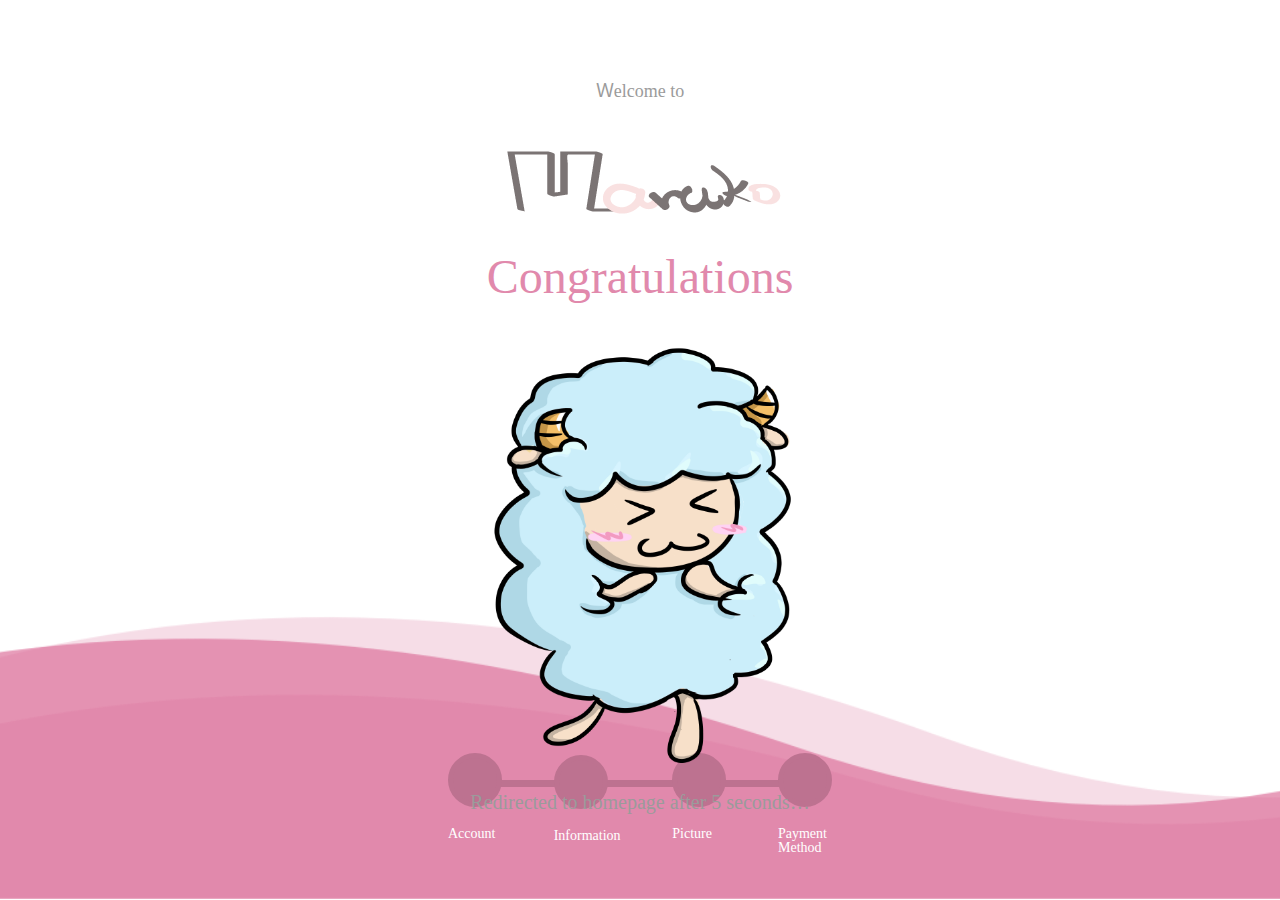
<file: congratulations.html>
<!DOCTYPE html>
<html lang="zh-TW">

<head>
    <meta charset="UTF-8">
    <meta name="viewport" content="width=device-width, initial-scale=1.0">
    <meta http-equiv="X-UA-Compatible" content="ie=edge">

    <link rel="stylesheet" href="https://use.fontawesome.com/releases/v5.0.13/css/all.css" integrity="sha384-DNOHZ68U8hZfKXOrtjWvjxusGo9WQnrNx2sqG0tfsghAvtVlRW3tvkXWZh58N9jp" crossorigin="anonymous">
    <link rel="stylesheet" href="css/style.css">

    <title>Validation-Congratulations</title>
</head>

<body>
    <header class="header">
        <p class="w-t">Ｗelcome to</p>
        <img src="img/logo.png" alt="" class="logo">
    </header>



    <div class="content">

        <h1 class="h1">Congratulations</h1>
        <div class="img">
            <img src="img/kumo.png" alt="" class="sheep sheep5">
        </div>

        <h2 class="h2">Redirected to homepage after 5 seconds…</h2>


    </div>





    <footer class="footer">
        <div class="circuit-g">
            <img src="img/kumo.png" alt="" class="sheep sheep6">
            <div class="circuit circuit01">
                <div class="round underwear2 "></div>
                <h3 class="h3">Account</h3>
            </div>
            <div class="line line2"></div>

            <div class="circuit circuit02">
                <div class="round underwear2 "></div>
                <h3 class="h3">Information</h3>
            </div>
            <div class="line line2"></div>
            <div class="circuit circuit03">
                <div class="round underwear2 "></div>
                <h3 class="h3">Picture</h3>
            </div>
            <div class="line line2"></div>
            <div class="circuit circuit04">
                <div class="round underwear2 "></div>
                <h3 class="h3">Payment Method</h3>
            </div>
        </div>
    </footer>


</body>
<script src="https://code.jquery.com/jquery-3.3.1.min.js"></script>
<script src="js/all.js"></script>



</html>
</file>
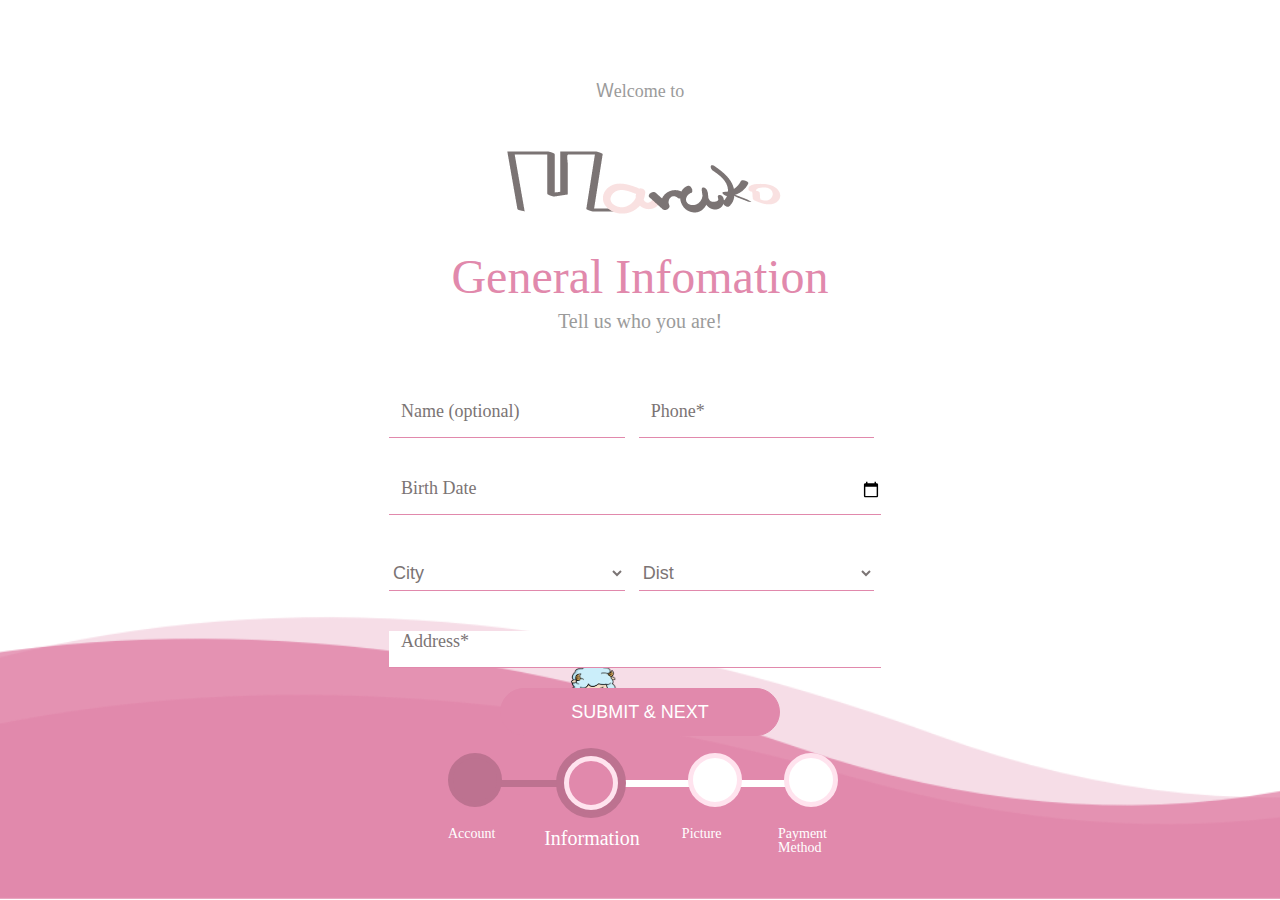
<file: information.html>
<!DOCTYPE html>
<html lang="zh-TW">

<head>
    <meta charset="UTF-8">
    <meta name="viewport" content="width=device-width, initial-scale=1.0">
    <meta http-equiv="X-UA-Compatible" content="ie=edge">
    <link rel="stylesheet" href="https://use.fontawesome.com/releases/v5.0.13/css/all.css" integrity="sha384-DNOHZ68U8hZfKXOrtjWvjxusGo9WQnrNx2sqG0tfsghAvtVlRW3tvkXWZh58N9jp" crossorigin="anonymous">
    <link rel="stylesheet" href="css/style.css">
    <title>Validation-General Infomation</title>
</head>

<body>
    <header class="header">
        <p class="w-t">Ｗelcome to</p>
        <img src="img/logo.png" alt="" class="logo">
    </header>



    <form class="content" action="updatepicture.html">
        <h1 class="h1 ">General Infomation</h1>
        <h2 class="h2">Tell us who you are!</h2>
        <div class="input-container co-2">
            <input class="js-input" type="text" name="name" id="name">
            <label class="label-text" for="">Name (optional)</label>
        </div>
        <div class="input-container co-2">
            <input class="js-input" type="tel" name="Phone" id="Phone" required>
            <label class="label-text" for="">Phone*</label>
        </div>
        <div class="input-container co-1">
            <input class="js-input" type="date" name="" id="" required>
            <label class="label-text" for="">Birth Date</label>
        </div>
        <select class="select-container">
            <option value="">City</option>
            <option value="">City1</option>
            <option value="">City2</option>
            <option value="">City3</option>           
        </select>
        <select class="select-container">
            <option value="">Dist</option>
            <option value="">Dist1</option>
            <option value="">Dist2</option>
            <option value="">Dist3</option>           
        </select>
        <div class="input-container co-1">
            <input class="js-input" type="text" name="address" id="address" required>
            <label class="label-text" for="">Address*</label>
        </div>
        <button class="btn" id="button" name="button" type="submit">SUBMIT & NEXT</button>

    </form>





    <footer class="footer">
        <div class="circuit-g">
            <img src="img/kumo.png" alt="" class="sheep sheep2">
            <div class="circuit circuit01">
                <div class="round underwear2 "></div>
                <h3 class="h3">Account</h3>
            </div>
            <div class="line line2"></div>

            <div class="circuit circuit02">
                <div class="round action-outer">
                    <div class="round action-underwear"></div>
                </div>
                <h3 class="h3  action-h3">Information</h3>
            </div>
            <div class="line"></div>
            <div class="circuit circuit03">
                <div class="round underwear"></div>
                <h3 class="h3">Picture</h3>
            </div>
            <div class="line"></div>
            <div class="circuit circuit04">
                <div class="round underwear"></div>
                <h3 class="h3">Payment Method</h3>
            </div>
        </div>
    </footer>


</body>
<script src="https://code.jquery.com/jquery-3.3.1.min.js"></script>
<script src="js/all.js"></script>

</html>
</file>
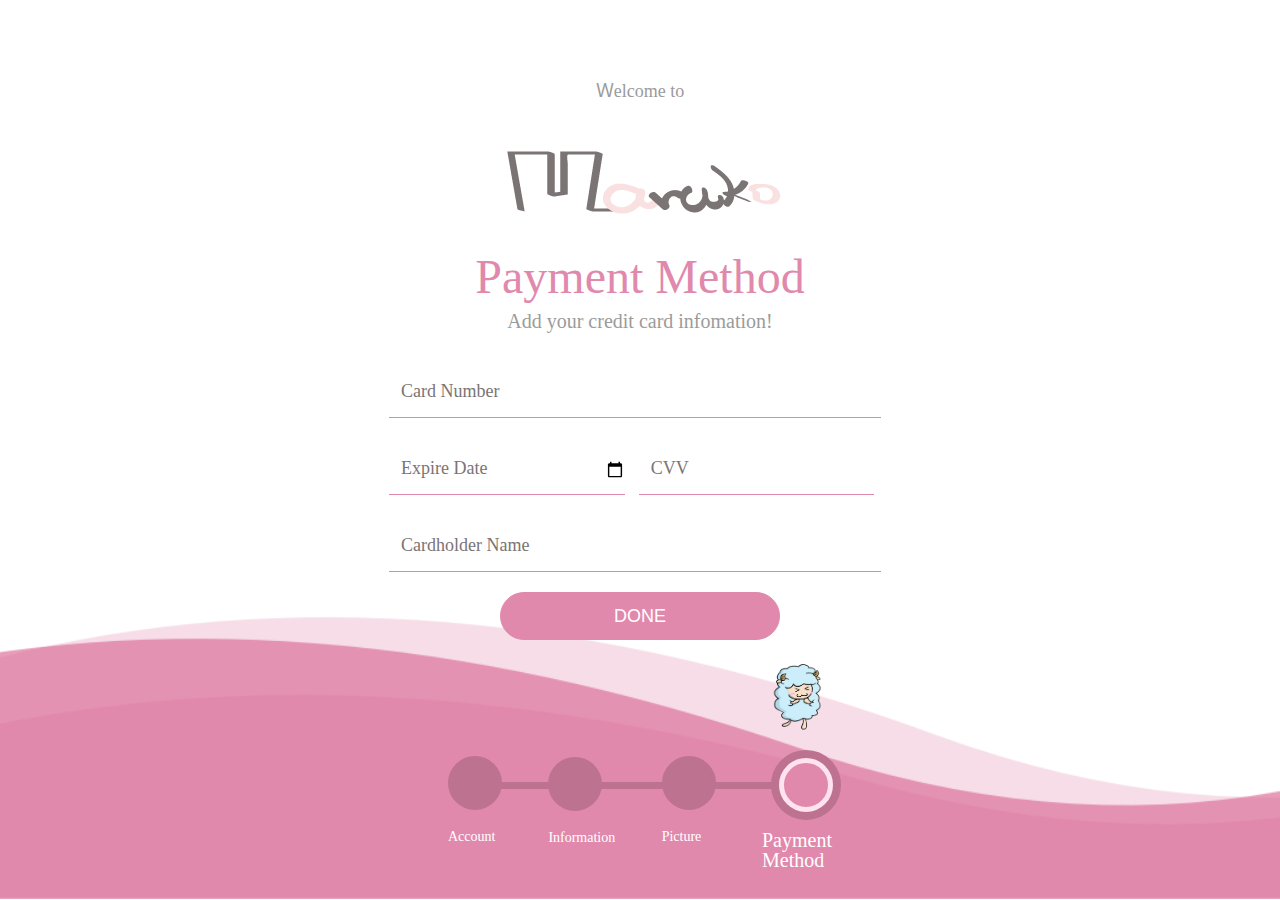
<file: paymentmethod.html>
<!DOCTYPE html>
<html lang="zh-TW">

<head>
    <meta charset="UTF-8">
    <meta name="viewport" content="width=device-width, initial-scale=1.0">
    <meta http-equiv="X-UA-Compatible" content="ie=edge">

    <link rel="stylesheet" href="https://use.fontawesome.com/releases/v5.0.13/css/all.css" integrity="sha384-DNOHZ68U8hZfKXOrtjWvjxusGo9WQnrNx2sqG0tfsghAvtVlRW3tvkXWZh58N9jp" crossorigin="anonymous">
    <link rel="stylesheet" href="css/style.css">

    <title>Validation-Payment Method</title>
</head>

<body>
    <header class="header">
        <p class="w-t">Ｗelcome to</p>
        <img src="img/logo.png" alt="" class="logo">
    </header>



    <form class="content" action="congratulations.html">
        <h1 class="h1 ">Payment Method</h1>
        <h2 class="h2">Add your credit card infomation! </h2>
        <div class="input-container co-1">
            <input class="js-input" type="text " name="card-number" id="card" required>
            <label class="label-text" for="">Card Number</label>
        </div>
        <div class="input-container co-2">
            <input class="js-input" type="month" name="month" id="month" required>
            <label class="label-text" for="">Expire Date</label>
        </div>

        <div class="input-container co-2">
            <input class="js-input" type="text" name="csc" id="" required>
            <label class="label-text" for="">CVV</label>
        </div>
        <div class="input-container co-1">
            <input class="js-input" type="text" name="name" id="name" required>
            <label class="label-text" for="">Cardholder Name</label>
        </div>

        <button class="btn" id="button" name="button" type="submit">DONE</button>

    </form>





    <footer class="footer">
        <div class="circuit-g">
            <img src="img/kumo.png" alt="" class="sheep sheep4">
            <div class="circuit circuit01">
                <div class="round underwear2 "></div>
                <h3 class="h3">Account</h3>
            </div>
            <div class="line line2"></div>

            <div class="circuit circuit02">
                <div class="round underwear2 "></div>
                <h3 class="h3">Information</h3>
            </div>
            <div class="line line2"></div>
            <div class="circuit circuit03">
                <div class="round underwear2 "></div>
                <h3 class="h3">Picture</h3>
            </div>
            <div class="line line2"></div>
            <div class="circuit circuit04">
                <div class="round action-outer">
                    <div class="round action-underwear"></div>
                </div>
                <h3 class="h3 action-h3">Payment Method</h3>
            </div>
        </div>
    </footer>


</body>
<script src="https://code.jquery.com/jquery-3.3.1.min.js"></script>
<script src="js/all.js"></script>



</html>
</file>
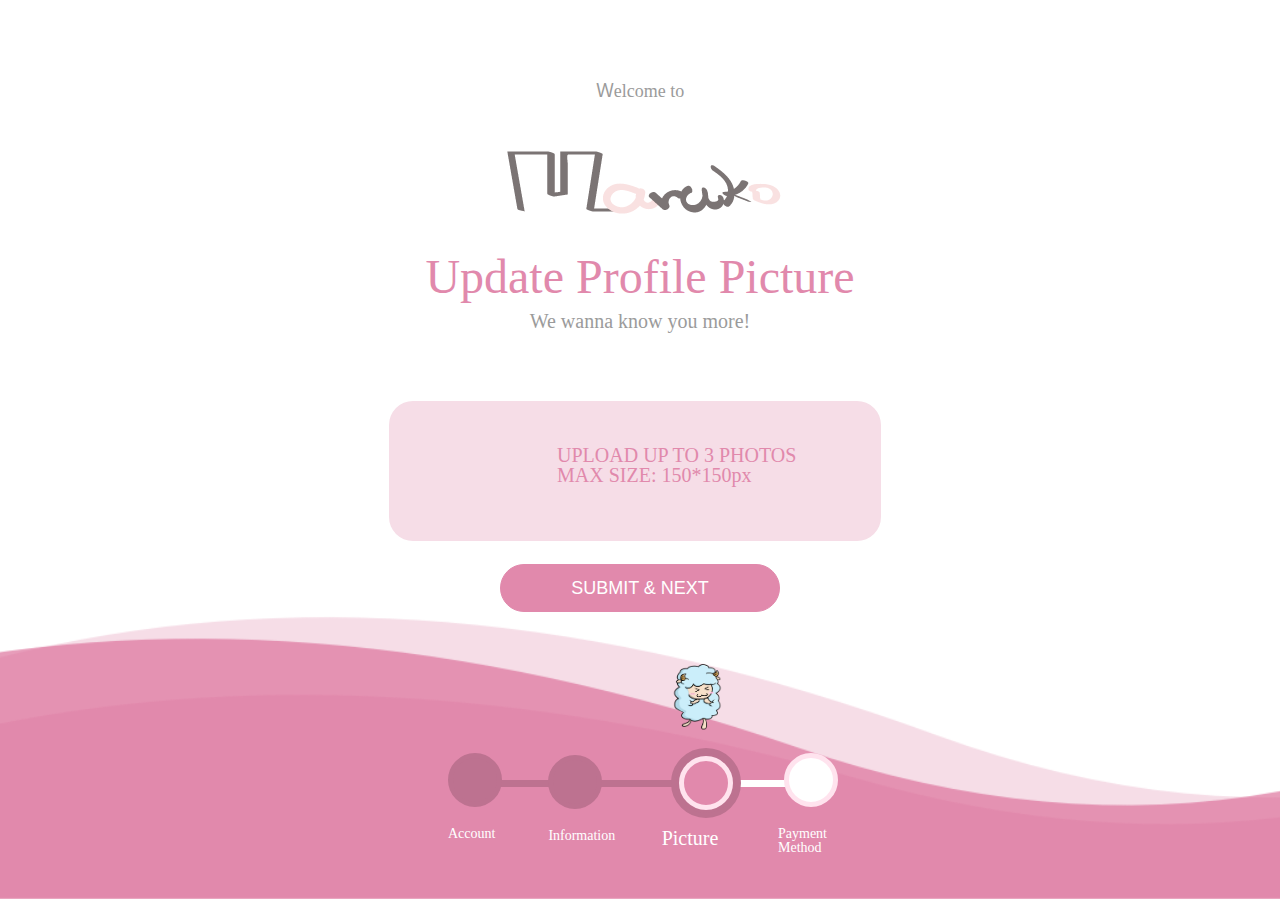
<file: updatepicture.html>
<!DOCTYPE html>
<html lang="zh-TW">

<head>
    <meta charset="UTF-8">
    <meta name="viewport" content="width=device-width, initial-scale=1.0">
    <meta http-equiv="X-UA-Compatible" content="ie=edge">
    <link rel="stylesheet" href="https://use.fontawesome.com/releases/v5.0.13/css/all.css" integrity="sha384-DNOHZ68U8hZfKXOrtjWvjxusGo9WQnrNx2sqG0tfsghAvtVlRW3tvkXWZh58N9jp" crossorigin="anonymous">
    <link rel="stylesheet" href="css/style.css">
    <title>Validation-Update Profile Picture</title>
</head>

<body>
    <header class="header">
        <p class="w-t">Ｗelcome to</p>
        <img src="img/logo.png" alt="" class="logo">
    </header>



    <form class="content" action="paymentmethod.html">
        <h1 class="h1 ">Update Profile Picture</h1>
        <h2 class="h2">We wanna know you more!</h2>


        <label class="update-container co-1">
                <input type="file" value=" "  class="file" multiple accept="image/png,image/jpg,image/gif,image/JPEG" onchange="openFile(event)" required/>
                <i class="fas fa-images fa-5x "></i>
                <p class="file-text">UPLOAD UP TO 3 PHOTOS<br/>
                MAX SIZE: 150*150px</p>                       
        </label>
        <img class="img-file" id="output" style="display:none">




        <button class="btn " id="button " name="button " type="submit ">SUBMIT & NEXT</button>

    </form>





    <footer class="footer ">
        <div class="circuit-g ">
            <img src="img/kumo.png " alt=" " class="sheep sheep3 ">
            <div class="circuit circuit01 ">
                <div class="round underwear2 "></div>
                <h3 class="h3 ">Account</h3>
            </div>
            <div class="line line2 "></div>

            <div class="circuit circuit02 ">
                <div class="round underwear2 "></div>
                <h3 class="h3 ">Information</h3>
            </div>
            <div class="line line2 "></div>
            <div class="circuit circuit03 ">
                <div class="round action-outer ">
                    <div class="round action-underwear "></div>
                </div>
                <h3 class="h3 action-h3 ">Picture</h3>
            </div>
            <div class="line "></div>
            <div class="circuit circuit04 ">
                <div class="round underwear "></div>
                <h3 class="h3 ">Payment Method</h3>
            </div>
        </div>
    </footer>


</body>
<script src="https://code.jquery.com/jquery-3.3.1.min.js "></script>
<script src="js/all.js "></script>

</html>
</file>
<file: css/style.css>
/* http://meyerweb.com/eric/tools/css/reset/ 
v2.0 | 20110126
License: none (public domain)
*/


/* reset */

html,
body,
div,
span,
applet,
object,
iframe,
h1,
h2,
h3,
h4,
h5,
h6,
p,
blockquote,
pre,
a,
abbr,
acronym,
address,
big,
cite,
code,
del,
dfn,
em,
img,
ins,
kbd,
q,
s,
samp,
small,
strike,
strong,
sub,
sup,
tt,
var,
b,
u,
i,
center,
dl,
dt,
dd,
ol,
ul,
li,
fieldset,
form,
label,
legend,
table,
caption,
tbody,
tfoot,
thead,
tr,
th,
td,
article,
aside,
canvas,
details,
embed,
figure,
figcaption,
footer,
header,
hgroup,
menu,
nav,
output,
ruby,
section,
summary,
time,
mark,
audio,
video {
    margin: 0;
    padding: 0;
    border: 0;
    font-size: 100%;
    font: inherit;
    vertical-align: baseline;
    font-family: PingFangTC-Semibold;
}


/* HTML5 display-role reset for older browsers */

article,
aside,
details,
figcaption,
figure,
footer,
header,
hgroup,
menu,
nav,
section {
    display: block;
}

body {
    line-height: 1;
}

ol,
ul {
    list-style: none;
}

blockquote,
q {
    quotes: none;
}

blockquote:before,
blockquote:after,
q:before,
q:after {
    content: '';
    content: none;
}

table {
    border-collapse: collapse;
    border-spacing: 0;
}

a {
    text-decoration: none;
    color: #000;
}


/* header */

.header {
    text-align: center;
}

.w-t {
    font-family: PingFangTC-Regular;
    font-size: 18px;
    color: #9B9B9B;
    margin-top: 82px;
}


/* content */

.content {
    margin: 0px calc(60%/2);
    position: relative;
    z-index: 999;
}

.h1 {
    font-family: NotoSansTC-Medium;
    font-size: 48px;
    color: #E189AC;
    text-align: center;
    margin-bottom: 10px;
}

.h2 {
    font-family: NotoSansTC-Medium;
    font-size: 20px;
    color: #9B9B9B;
    text-align: center;
    margin-bottom: 50px;
}

.input-container {
    margin: 30px auto;
    width: 280px;
    height: 36px;
    background: #FFFFFF;
    border-bottom: 1px solid #E189AC;
}

.co-1 {
    width: 96%;
    margin: 20px 1%;
}

.co-2 {
    display: inline-block;
    width: 46%;
    margin: 20px 1%;
}

.js-input {
    border: none;
    width: 100%;
    font-family: NotoSansTC-Medium;
    font-size: 18px;
}

input:focus {
    outline: none;
}

input:required {
    color: #fff;
}

input:valid {
    color: #000;
}

input[required]:focus {
    color: #000;
}

.label-text {
    position: absolute;
    margin-top: -30px;
    text-align: left;
    padding: 8px 12px;
    font-family: NotoSansTC-Medium;
    font-size: 18px;
    color: #7B7474;
    pointer-events: none;
    transition: all 0.33;
}

.js-active {
    font-size: 14px;
    color: #9B9B9B;
    transform: translate(-10px, -26px)
}

.btn {
    display: block;
    margin: 0px auto;
    background: #E189AC;
    border: 1px solid #E189AC;
    border-radius: 24px;
    color: #fff;
    width: 280px;
    height: 48px;
    font-size: 18px;
    cursor: pointer;
}

.select-container {
    width: 46%;
    margin: 20px 1%;
    height: 36px;
    background: #FFFFFF;
    border: none;
    border-bottom: 1px solid #E189AC;
    font-size: 18px;
    color: #7B7474;
}

.update-container {
    display: inline-block;
    background: #F6DDE7;
    border-radius: 24px;
    height: 140px;
    cursor: pointer;
    padding: 25px 10%;
    box-sizing: border-box;
    color: #E189AC;
}

.file-text {
    float: right;
    width: 70%;
    margin: 5% 0;
    font-family: PingFangTC-Regular;
    font-size: 20px;
}

.file {
    display: none;
}

.img-file {
    border-radius: 8px;
    width: 150px;
    height: 150px;
}

.btn:hover {
    background: #FFFFFF;
    border: 1px solid #E189AC;
    border-radius: 24px;
    color: #E189AC;
}

.img {
    text-align: center;
}


/* footer */

.footer {
    position: absolute;
    bottom: 0;
    left: 0;
    right: 0;
    background: url("../img/Path 2.png");
    background-size: cover;
    height: 320px;
    z-index: 1;
}

.circuit-g {
    width: 30%;
    margin: 40px auto 20px;
    display: grid;
    grid-template-rows: repeat(2, 1fr);
    grid-template-columns: repeat(7, 1fr);
}

.circuit {
    width: 17%;
    float: left;
}

.circuit01 {
    grid-column: 1/2;
}

.circuit02 {
    grid-column: 3/4;
}

.circuit03 {
    grid-column: 5/6;
}

.circuit04 {
    grid-column: 7/8;
}

.sheep {
    width: 50px;
    margin: 40px auto 10px;
    grid-column: 1/2;
}

.sheep2 {
    grid-column: 3/4;
}

.sheep3 {
    grid-column: 5/6;
}

.sheep4 {
    grid-column: 7/8;
}

.sheep6 {
    opacity: 0;
}

.sheep5 {
    width: 320px;
    margin: 10px auto 10px;
}

.round {
    position: relative;
    border-radius: 100%;
    z-index: 999;
}

.action-outer {
    background: #BD7290;
    border: 5px solid #BD7290;
    width: 60px;
    height: 60px;
    margin: 0px 75%;
}

.action-underwear {
    background: #E189AC;
    border: 5px solid #FFE3EE;
    width: 44px;
    height: 44px;
    margin: 3px auto;
}

.underwear2 {
    background: #BD7290;
    border: 5px solid #BD7290;
    width: 44px;
    height: 44px;
    margin: 62.5% auto;
}

.h3 {
    font-family: PingFangTC-Regular;
    font-size: 14px;
    color: #FFFFFF;
    margin: 20px auto;
}

.action-h3 {
    font-family: PingFangTC-Medium;
    font-size: 20px;
    width: 100%;
    margin: 10px auto;
}

.line {
    width: 200%;
    height: 7px;
    background: #fff;
    margin: 32px 0 0 -25px;
}

.line2 {
    background: #BD7290;
    margin: 32px 0 0 -28px;
}

.underwear {
    background: #FFFFFF;
    border: 5px solid #FFE3EE;
    width: 44px;
    height: 44px;
    margin: 62.5%;
}
</file>
